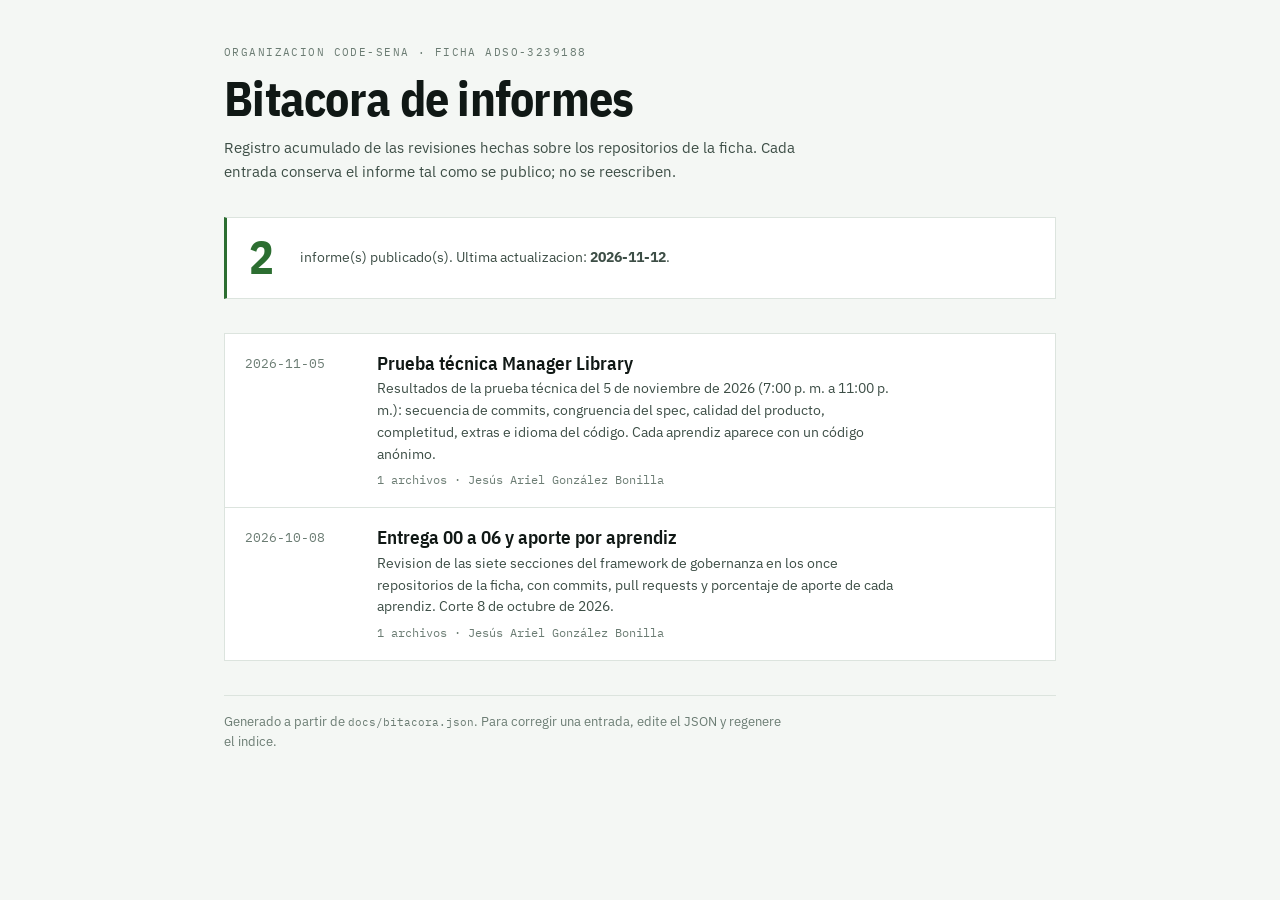
<file: docs/index.html>
<!doctype html>
<html lang="es">
<head>
<meta charset="utf-8">
<meta name="viewport" content="width=device-width, initial-scale=1">
<meta name="robots" content="noindex, nofollow">
<title>Bitacora de informes &middot; ADSO-3239188</title>
<link rel="preconnect" href="https://fonts.googleapis.com">
<link rel="preconnect" href="https://fonts.gstatic.com" crossorigin>
<link rel="stylesheet" href="https://fonts.googleapis.com/css2?family=IBM+Plex+Mono:wght@400;500;600&family=IBM+Plex+Sans+Condensed:wght@600;700&family=IBM+Plex+Sans:wght@400;500;600&display=swap">
<link rel="stylesheet" href="assets/style.css">
</head>
<body>
<div class="wrap">
  <header>
    <div class="eyebrow">Organizacion code-sena &middot; ficha ADSO-3239188</div>
    <h1>Bitacora de informes</h1>
    <p class="lede">Registro acumulado de las revisiones hechas sobre los repositorios de la ficha.
    Cada entrada conserva el informe tal como se publico; no se reescriben.</p>
  </header>

  <div class="resumenbox">
    <span class="big">2</span>
    <span class="cap">informe(s) publicado(s). Ultima actualizacion: <strong>2026-11-12</strong>.</span>
  </div>

  <ul class="lista">
    <li class="entrada">
      <div class="fecha"><time datetime="2026-11-05">2026-11-05</time></div>
      <div class="cuerpo">
        <a class="titulo" href="informes/2026-11-05-manager-library/index.html">Prueba técnica Manager Library</a>
        <p class="resumen">Resultados de la prueba técnica del 5 de noviembre de 2026 (7:00 p. m. a 11:00 p. m.): secuencia de commits, congruencia del spec, calidad del producto, completitud, extras e idioma del código. Cada aprendiz aparece con un código anónimo.</p>
        <div class="meta">1 archivos &middot; Jesús Ariel González Bonilla</div>
      </div>
    </li>

    <li class="entrada">
      <div class="fecha"><time datetime="2026-10-08">2026-10-08</time></div>
      <div class="cuerpo">
        <a class="titulo" href="informes/2026-10-08-entrega-00-06-aporte/index.html">Entrega 00 a 06 y aporte por aprendiz</a>
        <p class="resumen">Revision de las siete secciones del framework de gobernanza en los once repositorios de la ficha, con commits, pull requests y porcentaje de aporte de cada aprendiz. Corte 8 de octubre de 2026.</p>
        <div class="meta">1 archivos &middot; Jesús Ariel González Bonilla</div>
      </div>
    </li>

  </ul>

  <footer>
    <p>Generado a partir de <code>docs/bitacora.json</code>.
    Para corregir una entrada, edite el JSON y regenere el indice.</p>
  </footer>
</div>
</body>
</html>
</file>
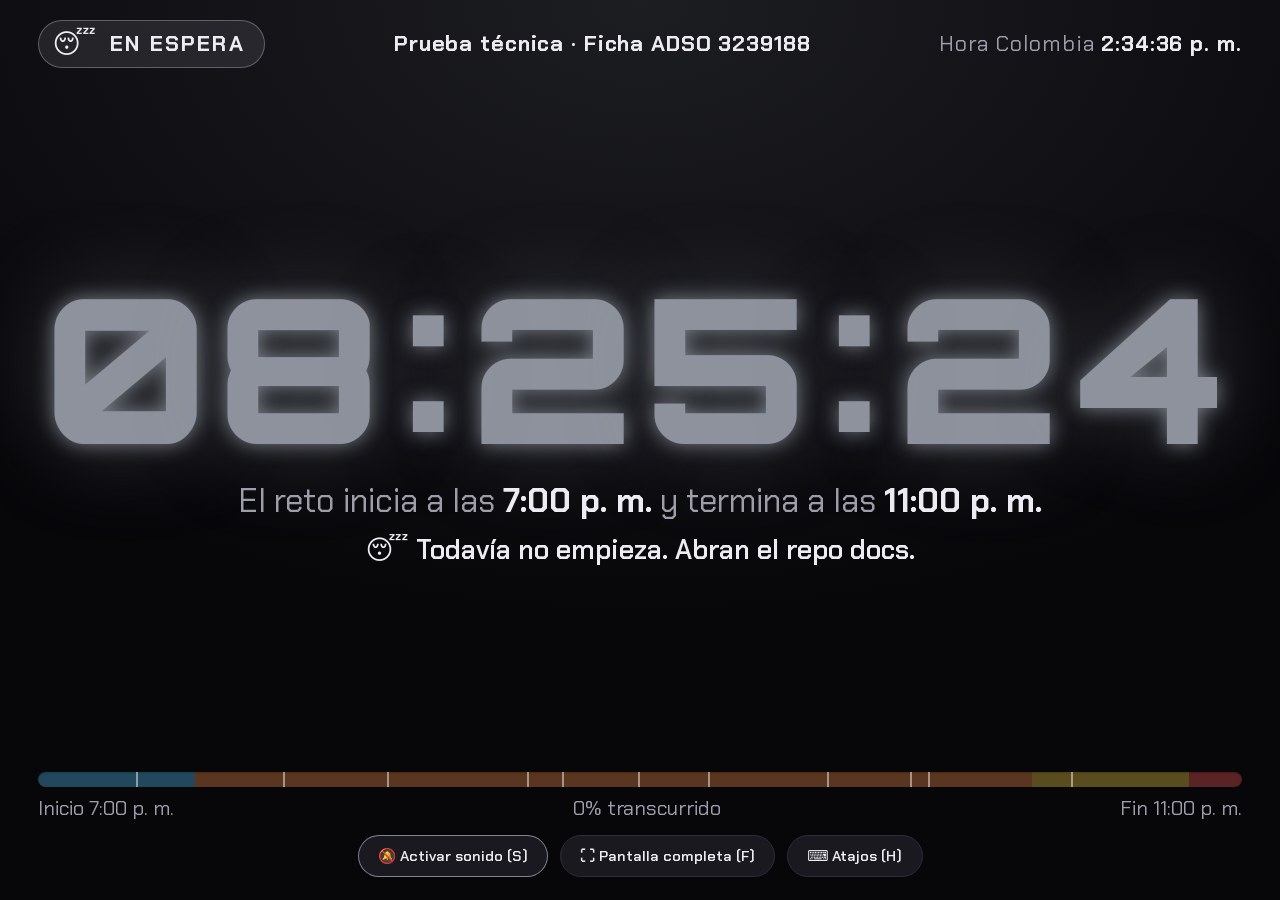
<file: docs/reloj/index.html>
<!doctype html>
<html lang="es">
<head>
<meta charset="utf-8">
<meta name="viewport" content="width=device-width,initial-scale=1">
<title>Reloj de escenas ADSO 3239188</title>
<link rel="stylesheet" href="https://fonts.googleapis.com/css2?family=Orbitron:wght@700;900&family=Chakra+Petch:wght@400;600;700&family=Anton&display=swap">
<style>
/* Reloj de escenas: la jornada tiene fases con su propio color, ritmo y sonido; en el camino aparecen mensajes, preguntas, alertas, suspenso y videos. */
:root {
  --fondo: #07070a;
  --fondo-alto: #1a1a22;
  --linea: #2c2c35;
  --texto: #ececf2;
  --suave: #9d9dab;
  --led: 141, 146, 156;               /* r, g, b de la fase actual */
  --f-led: "Orbitron", "Segoe UI", system-ui, monospace;
  --f-ui: "Chakra Petch", "Segoe UI", system-ui, sans-serif;
  color-scheme: dark;
}
* { box-sizing: border-box; }
html, body { height: 100%; margin: 0; }
body { background: var(--fondo); color: var(--texto); font-family: var(--f-ui); overflow: hidden; }

.reloj[data-fase="espera"]       { --led: 141, 146, 156; }
.reloj[data-fase="lectura"]      { --led: 56, 189, 248; }
.reloj[data-fase="construccion"] { --led: 255, 122, 26; }
.reloj[data-fase="integracion"]  { --led: 250, 204, 21; }
.reloj[data-fase="cierre"]       { --led: 255, 59, 48; }
.reloj[data-fase="fin"]          { --led: 255, 59, 48; }

.reloj {
  position: relative; height: 100%; padding: 2.2vh 3vw 2.6vh;
  display: flex; flex-direction: column; justify-content: space-between; gap: 1.6vh;
  text-align: center; user-select: none; overflow: hidden;
  background: radial-gradient(120% 110% at 50% 0%, rgba(var(--led), .16) 0%, var(--fondo) 62%);
  transition: background 1.2s;
}
.reloj.oculto { cursor: none; }

/* Cabecera */
.cab { display: flex; justify-content: space-between; align-items: center; gap: 2vw; font-size: clamp(16px, 1.7vw, 44px); color: var(--suave); letter-spacing: .04em; }
.chip { display: inline-flex; align-items: center; gap: .55em; padding: .25em .9em .25em .6em; border-radius: 99px; color: var(--texto); font-weight: 700;
  background: rgba(var(--led), .16); border: 1px solid rgba(var(--led), .55); text-transform: uppercase; letter-spacing: .1em; }
.chip .em { font-size: 1.25em; }
.titulo { font-weight: 700; color: var(--texto); }
.hora b { color: var(--texto); font-variant-numeric: tabular-nums; }

/* Dígitos */
.centro { flex: 1; min-height: 0; display: flex; flex-direction: column; justify-content: center; gap: 1.2vh; }
.dig { font-family: var(--f-led); font-weight: 900; line-height: 1; white-space: nowrap; font-size: 12vw; color: rgb(var(--led));
  text-shadow: 0 0 .1em rgba(var(--led), .85), 0 0 .45em rgba(var(--led), .35); transition: color .8s, text-shadow .8s; }
.dig span { display: inline-block; width: .86em; text-align: center; }
.dig span.c { width: .4em; transform: translateY(-.06em); }
.reloj[data-fase="cierre"] .dig { animation: pulso 1s ease-in-out infinite; }
.reloj[data-fase="fin"] .dig { animation: parpadeo 1.1s steps(2, start) infinite; }
.reloj.glitch .dig { animation: glitch .22s steps(2, end) infinite; }
.sub { font-size: clamp(18px, 2.6vw, 66px); color: var(--suave); }
.sub b { color: var(--texto); font-weight: 700; }
.ticker { min-height: 1.5em; font-size: clamp(16px, 2.1vw, 54px); color: var(--texto); font-weight: 600; opacity: 0; transition: opacity .6s; }
.ticker.on { opacity: 1; }

/* Barra con fases y marcadores */
.jornada { width: 100%; max-width: 1700px; margin-inline: auto; display: grid; gap: .9vh; }
.barra { position: relative; height: clamp(10px, 1.2vw, 28px); border-radius: 99px; overflow: hidden; background: var(--fondo-alto); box-shadow: inset 0 1px 2px #000a; }
.seg { position: absolute; top: 0; bottom: 0; opacity: .28; }
.relleno { position: absolute; left: 0; top: 0; bottom: 0; width: 0; border-radius: inherit; background: linear-gradient(90deg, rgba(var(--led), .5), rgb(var(--led))); box-shadow: 0 0 16px rgba(var(--led), .8); transition: width 1s linear; }
.marca { position: absolute; top: 0; bottom: 0; width: 2px; background: #fff7; }
.pie { display: flex; justify-content: space-between; gap: 12px; font-size: clamp(14px, 1.6vw, 38px); color: var(--suave); font-variant-numeric: tabular-nums; }

/* Controles */
.ctrl { display: flex; gap: 12px; justify-content: center; flex-wrap: wrap; transition: opacity .4s; }
.reloj.oculto .ctrl { opacity: 0; pointer-events: none; }
button { font: 600 clamp(14px, 1.15vw, 20px) var(--f-ui); color: var(--texto); background: #19191f; border: 1px solid var(--linea); border-radius: 99px; padding: .65em 1.3em; cursor: pointer; }
button:hover { background: var(--fondo-alto); }
button:focus-visible { outline: 2px solid rgb(var(--led)); outline-offset: 3px; }
button.son:not(.on) { border-color: rgba(var(--led), .9); animation: llamado 1.8s ease-in-out infinite; }

/* Emojis que suben */
.flota { position: absolute; bottom: -12vh; font-size: clamp(28px, 4.2vw, 96px); pointer-events: none; opacity: 0; z-index: 1; animation: sube var(--dur, 9s) linear forwards; filter: drop-shadow(0 0 12px rgba(var(--led), .6)); }

/* Destello */
.destello { position: fixed; inset: 0; pointer-events: none; opacity: 0; z-index: 5; background: radial-gradient(ellipse at center, rgba(255, 30, 20, 0) 40%, rgba(255, 30, 20, .55) 100%); }

/* Superposiciones */
.ov { position: absolute; inset: 0; z-index: 10; display: none; align-items: center; justify-content: center; flex-direction: column; gap: 3vh; padding: 5vh 6vw; text-align: center; }
.ov.on { display: flex; animation: entra .35s ease-out; }
.ov .grande { font-size: clamp(60px, 14vw, 340px); line-height: 1; }
.ov .texto { font-size: clamp(26px, 4.4vw, 120px); font-weight: 700; line-height: 1.12; max-width: 24ch; text-wrap: balance; }
.ov .etq { font-size: clamp(14px, 1.7vw, 40px); letter-spacing: .24em; text-transform: uppercase; color: var(--suave); }
.ov[data-tipo="pregunta"] { background: radial-gradient(90% 90% at 50% 40%, #1b1030f2, #08060cf5); }
.ov[data-tipo="pregunta"] .grande { color: #c084fc; text-shadow: 0 0 .3em #c084fc99; }
.ov[data-tipo="alerta"] { background: rgba(120, 8, 8, .93); animation: entra .2s ease-out, titila .7s steps(2, start) infinite; }
.ov[data-tipo="suspenso"] { background: #000; }
.ov[data-tipo="suspenso"] .grande { animation: ojo 1.6s ease-in-out infinite; }
.ov[data-tipo="suspenso"] .texto { color: #cfd2da; font-weight: 600; font-size: clamp(22px, 3.4vw, 90px); }
.ov[data-tipo="mensaje"] { inset: auto 0 11vh 0; background: linear-gradient(0deg, #000d, #0000); padding: 6vh 6vw 2vh; justify-content: flex-end; }
.ov[data-tipo="mensaje"] .grande { display: none; }
.ov[data-tipo="mensaje"] .texto { font-size: clamp(22px, 3.4vw, 90px); max-width: 40ch; color: #fff; }
.ov[data-tipo="video"] { background: #000; padding: 2vh 2vw; }
.ov video, .ov iframe { width: 100%; height: 100%; max-height: 92vh; border: 0; background: #000; border-radius: 1vw; }
.ov .minireloj { position: absolute; top: 2vh; right: 2.5vw; font-family: var(--f-led); font-weight: 900; font-size: clamp(22px, 3vw, 80px); color: rgb(var(--led)); text-shadow: 0 0 .3em rgba(var(--led), .7); z-index: 2; }
.anillo { width: clamp(90px, 11vw, 260px); height: clamp(90px, 11vw, 260px); }
.anillo circle { fill: none; stroke-width: 7; }
.anillo .fondo { stroke: #fff2; }
.anillo .avance { stroke: #c084fc; stroke-linecap: round; transform: rotate(-90deg); transform-origin: 50% 50%; }
.anillo text { fill: #fff; font: 700 30px var(--f-led); text-anchor: middle; dominant-baseline: central; }

/* Gags */
.ov[data-tipo="gag"] { background: radial-gradient(90% 90% at 50% 40%, #14141c, #050508); }
.term { width: min(88vw, 1500px); min-height: 48vh; background: #0a0f0c; border: 1px solid #1f3a28; border-radius: 1vw; padding: 2.4vw; text-align: left; font: 600 clamp(16px, 2.3vw, 58px)/1.55 "Cascadia Mono", "JetBrains Mono", Consolas, monospace; color: #7cff9b; white-space: pre-wrap; box-shadow: 0 0 70px #1aff6a22; }
.term .rojo { color: #ff6b6b; } .term .gris { color: #8fa3ad; }
.term .cur::after { content: "▍"; animation: parpadeo .7s steps(2, start) infinite; }
.carga { width: min(78vw, 1400px); height: clamp(18px, 3vw, 70px); border-radius: 99px; background: #1e1e26; overflow: hidden; border: 2px solid #3a3a46; }
.carga div { height: 100%; width: 0; background: linear-gradient(90deg, #22c55e, #a3e635); transition: width .15s linear, background .4s; }
.toasts { display: flex; flex-direction: column; gap: 1.2vw; width: min(82vw, 1600px); }
.toast { background: #15151c; border: 1px solid #333; border-left: .7vw solid #f59e0b; border-radius: 1vw; padding: 1.1vw 1.8vw; text-align: left; font-size: clamp(18px, 2.7vw, 68px); font-weight: 700; animation: desliza .45s ease-out; }
.meme { position: relative; width: min(72vw, 118vh); aspect-ratio: 1 / 1; max-height: 86vh; border-radius: 1.2vw; display: flex; align-items: center; justify-content: center; background: radial-gradient(circle at 50% 42%, #2e2e40, #0c0c14); overflow: hidden; animation: tiembla 4s ease-in-out infinite; }
.meme .emj { font-size: min(34vw, 50vh); filter: drop-shadow(0 0 30px rgba(255, 255, 255, .15)); }
.meme .top, .meme .bot { position: absolute; left: 3%; right: 3%; text-align: center; font: 400 clamp(26px, 5.6vw, 140px)/1.02 Anton, Impact, "Arial Narrow", sans-serif; color: #fff; text-transform: uppercase; -webkit-text-stroke: .16vw #000; paint-order: stroke fill; text-shadow: 0 .3vw 0 #000; }
.meme .top { top: 3%; } .meme .bot { bottom: 3%; }
.meme img { position: absolute; inset: 0; width: 100%; height: 100%; object-fit: cover; }

/* Ayuda */
.ayuda { position: absolute; z-index: 20; right: 2vw; bottom: 2vh; background: #000d; border: 1px solid var(--linea); border-radius: 14px; padding: 1.4em 1.8em; text-align: left; font-size: clamp(14px, 1.3vw, 24px); line-height: 1.7; display: none; }
.ayuda.on { display: block; }
.ayuda kbd { display: inline-block; min-width: 1.8em; text-align: center; padding: 0 .4em; margin-right: .6em; border: 1px solid #555; border-radius: 6px; background: #1b1b22; font: 700 .9em var(--f-ui); }

@keyframes pulso { 50% { text-shadow: 0 0 .16em rgba(var(--led), 1), 0 0 .7em rgba(var(--led), .55); } }
@keyframes parpadeo { to { opacity: .25; } }
@keyframes llamado { 50% { box-shadow: 0 0 0 6px rgba(var(--led), .2); } }
@keyframes sube { 0% { opacity: 0; transform: translateY(0) rotate(-8deg); } 10% { opacity: .95; } 85% { opacity: .9; } 100% { opacity: 0; transform: translateY(-118vh) rotate(10deg); } }
@keyframes desliza { from { transform: translateX(30vw); opacity: 0; } to { transform: none; opacity: 1; } }
@keyframes tiembla { 0%, 100% { transform: rotate(-1deg) scale(1); } 50% { transform: rotate(1deg) scale(1.03); } }
@keyframes entra { from { opacity: 0; transform: scale(1.04); } to { opacity: 1; transform: none; } }
@keyframes titila { 50% { background: rgba(190, 20, 20, .96); } }
@keyframes ojo { 0%, 100% { transform: scale(1); opacity: .8; } 50% { transform: scale(1.12); opacity: 1; } }
@keyframes glitch { 0% { transform: translate(0); text-shadow: 3px 0 #f0f8, -3px 0 #0ff8; } 50% { transform: translate(-.5%, .6%) skewX(-3deg); opacity: .55; } 100% { transform: translate(.6%, -.4%); text-shadow: -3px 0 #f0f8, 3px 0 #0ff8; } }
@media (prefers-reduced-motion: reduce) { *, *::before, *::after { animation: none !important; transition: none !important; } .flota { display: none; } }
</style>
</head>
<body>
<main class="reloj" id="reloj" data-fase="espera">
  <div class="destello" aria-hidden="true"></div>

  <header class="cab">
    <span class="chip"><span class="em">😴</span><span class="fase">En espera</span></span>
    <span class="titulo">Prueba técnica · Ficha ADSO 3239188</span>
    <span class="hora">Hora Colombia <b>--:--:--</b></span>
  </header>

  <section class="centro">
    <div class="dig" aria-label="Tiempo restante"><span>0</span><span>0</span><span class="c">:</span><span>0</span><span>0</span><span class="c">:</span><span>0</span><span>0</span></div>
    <div class="sub"></div>
    <div class="ticker" aria-live="polite"></div>
  </section>

  <section class="jornada">
    <div class="barra"><div class="relleno"></div></div>
    <div class="pie"><span class="ini"></span><span class="pct">0% transcurrido</span><span class="fin"></span></div>
  </section>

  <div class="ctrl">
    <button class="son" id="btn-sonido">🔕 Activar sonido (S)</button>
    <button id="btn-pantalla">⛶ Pantalla completa (F)</button>
    <button id="btn-ayuda">⌨ Atajos (H)</button>
  </div>

  <div class="ov" id="ov"></div>
  <aside class="ayuda" id="ayuda">
    <div><kbd>F</kbd>Pantalla completa</div>
    <div><kbd>S</kbd>Sonido</div>
    <div><kbd>1</kbd>Alerta ahora</div>
    <div><kbd>2</kbd>Pregunta al azar</div>
    <div><kbd>3</kbd>Suspenso</div>
    <div><kbd>4</kbd>Mensaje</div>
    <div><kbd>5</kbd>Siguiente video</div>
    <div><kbd>6</kbd>Sorpresa al azar</div>
    <div><kbd>7</kbd>Meme</div>
    <div><kbd>8</kbd>Falsa alarma</div>
    <div><kbd>Esc</kbd>Cerrar lo que esté en pantalla</div>
    <div><kbd>H</kbd>Mostrar u ocultar esta ayuda</div>
  </aside>
</main>

<script>
(function () {
  "use strict";
  // =====================================================================================
  //  CONFIGURACIÓN — todo lo que se puede tocar está aquí arriba
  // =====================================================================================
  const params = new URLSearchParams(location.search);
  const hm = (v, def) => { const m = /^(\d{1,2}):(\d{2})$/.exec(v || ""); return m ? [+m[1], +m[2]] : def; };
  const INICIO = hm(params.get("inicio"), [19, 0]);      // hora Colombia
  const FIN = hm(params.get("fin"), [23, 0]);            // hora Colombia
  const DEMO = parseFloat(params.get("demo")) || 0;      // ?demo=3  → toda la jornada comprimida en 3 minutos
  const NOMINAL = 345 * 60;                              // 9:15 a 15:00 en segundos; los minutos de abajo se miden sobre esto

  // Fases: la de lectura dura los primeros 45 min; integración las últimas 60 min; cierre los últimos 15 min.
  const LECTURA_MIN = 45;

  // Ritmo de cada fase: tic por segundo, volumen, y cada cuántos segundos cae el golpe grave.
  const RITMO = {
    lectura:      { tics: 1, vol: 0.12, golpe: 60, fuerza: 0.45 },
    construccion: { tics: 1, vol: 0.24, golpe: 20, fuerza: 0.65 },
    integracion:  { tics: 2, vol: 0.34, golpe: 10, fuerza: 0.85 },
  };

  const FASES = {
    espera:       { em: "😴", nombre: "En espera",              flota: ["💤", "⌛"], cada: 7000 },
    lectura:      { em: "📖", nombre: "Lectura del spec",       flota: ["📖", "🧭", "🔍", "☕", "📚"], cada: 6000 },
    construccion: { em: "🔨", nombre: "Construcción",           flota: ["💻", "🔨", "⚙️", "🧪", "☕", "🚧"], cada: 3800 },
    integracion:  { em: "🔧", nombre: "Integración y commits",  flota: ["🔧", "🔗", "📦", "🔥", "👀", "⏳"], cada: 2400 },
    cierre:       { em: "🔥", nombre: "Cierre",                 flota: ["🔥", "⏰", "😬", "🚨", "💥", "🫣"], cada: 1100 },
    fin:          { em: "🎤", nombre: "Tiempo terminado",       flota: ["🎤", "👏", "🎉", "🏁"], cada: 700 },
  };

  // Frases cortas que rotan debajo del reloj según la fase.
  const FRASES = {
    espera: ["😴 Todavía no empieza. Abran el repo docs.", "🧭 Primero lean, después escriban."],
    lectura: ["🧭 El orden: constitution → spec → plan → data-model → api-contract.", "📖 ¿Ya leyeron la constitución completa?", "🔍 Cada historia tiene criterios de aceptación: ahí está el examen.", "🧠 Entender el spec vale más que escribir rápido."],
    construccion: ["🔨 Construir desde el spec, no de memoria.", "🧪 Una tarea con evidencia vale más que tres a medias.", "💾 Commits pequeños y seguidos.", "🧱 Dominio primero, framework después.", "🤝 Dudas: se preguntan al spec antes que al compañero."],
    integracion: ["🔗 ¿Frontend y API ya se hablan de verdad?", "📦 Lo que no está en GitHub no existe.", "🎬 Piensen qué van a mostrar en la feria.", "🧹 No dejen secretos ni .env en el repo."],
    cierre: ["🔥 Push ahora. Después se arregla.", "😬 Último tramo: nada nuevo, solo cerrar.", "🚨 Lo que no está subido no se presenta."],
    fin: ["🎤 Manos fuera del teclado.", "👏 A la feria de presentación."],
  };

  // Preguntas que aparecen a pantalla completa; se contestan en voz alta, no se escriben.
  const PREGUNTAS = {
    lectura: ["¿Ya clonaron o hicieron fork del repo docs?", "¿Quién puede explicar qué hace el CHECK de ejemplares disponibles?", "¿Cuántos libros puede tener sin devolver un socio?"],
    construccion: ["¿Su último commit tiene menos de 30 minutos?", "¿Su API ya responde /health?", "¿Están construyendo desde el spec o de memoria?", "¿Qué pasa si prestan el último ejemplar dos veces a la vez?"],
    integracion: ["¿Todo lo importante ya está en GitHub?", "¿El frontend ya habla con la API de verdad?", "¿Qué van a mostrar primero en la feria?"],
    cierre: ["¿Ya hicieron push?", "Si se va la luz ahora, ¿qué se pierde?"],
  };

  // Cosas de suspenso: la pantalla se apaga, late un corazón y aparece un mensaje.
  const SUSPENSOS = [
    "Se está revisando el historial de commits…",
    "Alguien está comparando lo hecho con el spec…",
    "Auditoría sorpresa en marcha. ¿Lo que dicen que hicieron está en GitHub?",
  ];

  const BROMAS = true;       // false apaga la falsa alarma

  // Memes originales (emoji + texto arriba y abajo). Para usar una imagen o un gif tuyo: { tipo: "imagen", src: "memes/mi-meme.jpg", top: "…", bot: "…" }
  const MEMES = [
    { em: "😅", top: "Mi código a las 10:55 p. m.", bot: "«Esto compila… creo»" },
    { em: "🤡", top: "«Lo leo después»", bot: "El spec tenía la respuesta" },
    { em: "🪦", top: "Aquí yace el .env", bot: "Subido a un repo público" },
    { em: "🫠", top: "«Solo falta el frontend»", bot: "Son las 10:40" },
    { em: "🧠", top: "Spec leído antes de codear", bot: "Cero reescrituras" },
    { em: "🥲", top: "Mi último commit", bot: "«cambios»" },
    { em: "🧯", top: "Ejemplares disponibles: -1", bot: "El CHECK de la base: «no»" },
    { em: "🦥", top: "Commit cada 3 horas", bot: "Y el último dice «wip»" },
  ];
  const TOASTS = [
    "🔔 Tu compañero: «yo no toqué nada»", "⚠️ Conflicto de merge en 14 archivos", "🔥 node_modules subido al repo (212 MB)",
    "😬 Un .env en el commit: toca rotar claves", "✅ Tests: 0 pasados, 0 fallidos (no hay tests)", "📦 vendor/ ya tiene 48 000 archivos",
    "🧟 Tu rama lleva 3 días sin sincronizar", "📡 La API responde 500… era el puerto",
  ];
  const GAGS = ["carga99", "terminal", "toasts", "meme", "cafe"];

  // Línea de tiempo (minutos desde el inicio, sobre 345 min). tipo: mensaje | pregunta | suspenso | alerta | video
  const EVENTOS = [
    { min: 0,   tipo: "mensaje",  em: "🚀", texto: "¡Arrancamos! Abran el repo docs y lean antes de escribir." },
    { min: 6,   tipo: "pregunta", fase: "lectura" },
    { min: 25,  tipo: "mensaje",  em: "🧭", texto: "Pista: la constitución se verifica; si la viola el código, se rechaza." },
    { min: LECTURA_MIN, tipo: "mensaje", em: "🔨", texto: "Se acabó la lectura. Ahora se construye." },
    { min: 70,  tipo: "suspenso", texto: SUSPENSOS[0] },
    { min: 95,  tipo: "pregunta", fase: "construccion" },
    // Videos de YouTube (se incrustan; necesitan internet). yt = id del video, desde/dur = segundos. Todos verificados con el oEmbed de YouTube.
    { min: 28,  tipo: "video", yt: "g8ICfnTHkzU", desde: 0, dur: 40, titulo: "Yo en el examen de programación" },
    { min: 100, tipo: "video", yt: "2NbN9sqg7TM", desde: 0, dur: 35, titulo: "3 horas buscando el bug" },
    { min: 140, tipo: "video", yt: "LLqxKnGxYGA", desde: 0, dur: 35, titulo: "Cuando subes el .env a GitHub" },
    { min: 192, tipo: "video", yt: "L9yHnbdKdLw", desde: 0, dur: 45, titulo: "Jefe vs programador en fecha de entrega" },
    { min: 226, tipo: "video", yt: "f7OrecEJRcE", desde: 0, dur: 35, titulo: "Deploy sin probar" },
    { min: 250, tipo: "video", yt: "HBHPIkbMfIw", desde: 0, dur: 40, titulo: "git push vs git push --force" },
    { min: 296, tipo: "video", yt: "Q0t93uIbQy0", desde: 0, dur: 40, titulo: "Cuando el código no funciona después de 4 horas" },
    // Un archivo tuyo en vez de YouTube:  { min: 120, tipo: "video", src: "videos/clip-1.mp4", desde: 0, dur: 45, titulo: "Mi clip" },
    { min: 150, tipo: "suspenso", texto: SUSPENSOS[1] },
    { min: 172, tipo: "alerta",   em: "⏱️", texto: "Mitad del tiempo" },
    { min: 200, tipo: "pregunta", fase: "construccion" },
    { min: 235, tipo: "mensaje",  em: "☕", texto: "Respiren un minuto. Después, a lo que falta." },
    { min: 255, tipo: "suspenso", texto: SUSPENSOS[2] },
    { min: 287, tipo: "pregunta", fase: "integracion" },
    { min: 318, tipo: "pregunta", fase: "integracion" },
    { min: 333, tipo: "pregunta", fase: "cierre" },
    // Escenas de humor y sorpresas
    { min: 12,  tipo: "gag", id: "meme" },
    { min: 85,  tipo: "gag", id: "terminal" },
    { min: 112, tipo: "gag", id: "meme" },
    { min: 132, tipo: "gag", id: "carga99" },
    { min: 165, tipo: "gag", id: "cafe" },
    { min: 181, tipo: "gag", id: "fakefin" },
    { min: 215, tipo: "gag", id: "toasts" },
    { min: 232, tipo: "gag", id: "meme" },
    { min: 270, tipo: "gag", id: "carga99" },
    { min: 302, tipo: "gag", id: "meme" },
    { min: 326, tipo: "gag", id: "meme" },
  ];

  // Avisos por tiempo restante (segundos sobre la jornada de 345 min): alarma, voz y banner.
  const AVISOS = {
    18000: ["Quedan cinco horas.", "⏳"], 14400: ["Quedan cuatro horas.", "⏳"], 10800: ["Quedan tres horas.", "⏳"],
    7200: ["Quedan dos horas.", "⏳"], 3600: ["Atención. Queda una hora.", "🔔"], 1800: ["Quedan treinta minutos.", "🚨"],
    900: ["Quedan quince minutos.", "🚨"], 600: ["Quedan diez minutos.", "🚨"], 300: ["Quedan cinco minutos.", "🔥"],
    120: ["Quedan dos minutos.", "🔥"], 60: ["Último minuto.", "💥"],
  };

  // =====================================================================================
  //  TIEMPO
  // =====================================================================================
  const DESFASE = -5 * 3600e3;                            // Colombia: siempre UTC−5
  const hoyColombiaA = ([h, m]) => { const c = new Date(Date.now() + DESFASE); return Date.UTC(c.getUTCFullYear(), c.getUTCMonth(), c.getUTCDate(), h, m) - DESFASE; };
  let inicioMs = hoyColombiaA(INICIO), finMs = hoyColombiaA(FIN);
  if (DEMO) { inicioMs = Date.now() + 4000; finMs = inicioMs + DEMO * 60e3; }
  const D = (finMs - inicioMs) / 1000;                   // duración real en segundos
  const K = D / NOMINAL;                                 // escala (1 en la jornada normal)
  const S = (seg) => seg * K;

  const root = document.getElementById("reloj");
  const $ = (s) => root.querySelector(s);
  const fmtCorta = new Intl.DateTimeFormat("es-CO", { timeZone: "America/Bogota", hour: "numeric", minute: "2-digit", hour12: true });
  const fmtHora = new Intl.DateTimeFormat("es-CO", { timeZone: "America/Bogota", hour: "numeric", minute: "2-digit", second: "2-digit", hour12: true });
  const etqInicio = fmtCorta.format(inicioMs), etqFin = fmtCorta.format(finMs);
  $(".ini").textContent = "Inicio " + etqInicio;
  $(".fin").textContent = "Fin " + etqFin;
  const celdas = [...root.querySelectorAll(".dig span:not(.c)")];
  const dos = (n) => String(n).padStart(2, "0");

  // Fases y marcadores dibujados en la barra
  const barra = $(".barra");
  const tramos = [["lectura", 0, S(LECTURA_MIN * 60)], ["construccion", S(LECTURA_MIN * 60), D - S(3600)], ["integracion", D - S(3600), D - S(900)], ["cierre", D - S(900), D]];
  tramos.forEach(([f, a, b]) => {
    const e = document.createElement("div"); e.className = "seg";
    e.style.cssText = "left:" + (a / D * 100) + "%;width:" + ((b - a) / D * 100) + "%;background:rgb(" + { lectura: "56,189,248", construccion: "255,122,26", integracion: "250,204,21", cierre: "255,59,48" }[f] + ")";
    barra.prepend(e);
  });
  EVENTOS.forEach((ev) => { if (["alerta", "suspenso", "video"].includes(ev.tipo)) { const m = document.createElement("div"); m.className = "marca"; m.style.left = (S(ev.min * 60) / D * 100) + "%"; barra.appendChild(m); } });

  function faseDe(t, rest) {
    const trans = (t - inicioMs) / 1000;
    if (t < inicioMs) return "espera";
    if (rest <= 0) return "fin";
    if (rest <= S(900)) return "cierre";
    if (rest <= S(3600)) return "integracion";
    if (trans < S(LECTURA_MIN * 60)) return "lectura";
    return "construccion";
  }

  // =====================================================================================
  //  SONIDO
  // =====================================================================================
  let ctx = null, salida = null, sala = null, ruido = null, sonidoOn = false, tac = 0, voz = null;

  function prepararAudio() {
    ctx = new (window.AudioContext || window.webkitAudioContext)();
    const comp = ctx.createDynamicsCompressor(); comp.threshold.value = -12; comp.ratio.value = 4; comp.connect(ctx.destination);
    salida = ctx.createGain(); salida.gain.value = 0.9; salida.connect(comp);
    sala = ctx.createConvolver();
    const n = Math.floor(ctx.sampleRate * 2.5), ir = ctx.createBuffer(2, n, ctx.sampleRate);
    for (let c = 0; c < 2; c++) { const d = ir.getChannelData(c); for (let i = 0; i < n; i++) d[i] = (Math.random() * 2 - 1) * Math.pow(1 - i / n, 3); }
    sala.buffer = ir;
    const humedo = ctx.createGain(); humedo.gain.value = 0.35; sala.connect(humedo); humedo.connect(salida);
    ruido = ctx.createBuffer(1, Math.floor(ctx.sampleRate * 0.06), ctx.sampleRate);
    const r = ruido.getChannelData(0); for (let i = 0; i < r.length; i++) r[i] = Math.random() * 2 - 1;
  }
  const envolvente = (g, t, pico, caida) => { g.gain.setValueAtTime(0.0001, t); g.gain.exponentialRampToValueAtTime(pico, t + 0.005); g.gain.exponentialRampToValueAtTime(0.0001, t + caida); };
  function osc(tipo, f, t, dur, destino) { const o = ctx.createOscillator(); o.type = tipo; o.frequency.setValueAtTime(f, t); o.connect(destino); o.start(t); o.stop(t + dur + 0.05); return o; }
  const sonar = (fn) => { if (sonidoOn && ctx && ctx.state === "running") fn(); };

  function tic(t, vol) {
    const agudo = tac++ % 2 === 0;
    const src = ctx.createBufferSource(); src.buffer = ruido;
    const bp = ctx.createBiquadFilter(); bp.type = "bandpass"; bp.frequency.value = agudo ? 3400 : 2500; bp.Q.value = 6;
    const g = ctx.createGain(); envolvente(g, t, vol, 0.045); src.connect(bp); bp.connect(g); g.connect(salida); src.start(t); src.stop(t + 0.06);
    const g2 = ctx.createGain(); envolvente(g2, t, vol * 0.6, 0.03); g2.connect(salida); osc("triangle", agudo ? 1900 : 1400, t, 0.04, g2);
  }
  function latido(t, vol) { [0, 0.2].forEach((d, i) => { const g = ctx.createGain(); envolvente(g, t + d, vol * (i ? 0.7 : 1), 0.25); g.connect(salida); osc("sine", 70, t + d, 0.3, g).frequency.exponentialRampToValueAtTime(38, t + d + 0.22); }); }
  function golpe(fuerza) {
    const t = ctx.currentTime + 0.01;
    const g = ctx.createGain(); envolvente(g, t, 0.95 * fuerza, 1.3); g.connect(salida);
    osc("sine", 120, t, 1.4, g).frequency.exponentialRampToValueAtTime(36, t + 0.7);
    [329.63, 349.23, 466.16].forEach((f) => {
      const lp = ctx.createBiquadFilter(); lp.type = "lowpass"; lp.frequency.setValueAtTime(2600, t); lp.frequency.exponentialRampToValueAtTime(260, t + 0.9);
      const gs = ctx.createGain(); envolvente(gs, t, 0.11 * fuerza, 1.0); lp.connect(gs); gs.connect(salida); gs.connect(sala); osc("sawtooth", f, t, 1.05, lp);
    });
    destello(fuerza);
  }
  function bip(t, f, vol, dur) {
    const g = ctx.createGain(); g.gain.setValueAtTime(0.0001, t); g.gain.exponentialRampToValueAtTime(vol, t + 0.004); g.gain.setValueAtTime(vol, t + dur); g.gain.exponentialRampToValueAtTime(0.0001, t + dur + 0.03);
    const lp = ctx.createBiquadFilter(); lp.type = "lowpass"; lp.frequency.value = 4000; lp.connect(g); g.connect(salida); osc("square", f, t, dur + 0.03, lp);
  }
  function alarma() { const t = ctx.currentTime + 0.01; for (let k = 0; k < 3; k++) for (let j = 0; j < 4; j++) bip(t + k * 0.75 + j * 0.15, j % 2 ? 1175 : 880, 0.22, 0.11); destello(1); }
  // Sirena: sube y baja entre dos tonos, tres vueltas.
  function sirena() {
    const t = ctx.currentTime + 0.01, g = ctx.createGain(); g.gain.setValueAtTime(0.0001, t); g.gain.exponentialRampToValueAtTime(0.2, t + 0.05); g.gain.setValueAtTime(0.2, t + 3.3); g.gain.exponentialRampToValueAtTime(0.0001, t + 3.6);
    const lp = ctx.createBiquadFilter(); lp.type = "lowpass"; lp.frequency.value = 2400; lp.connect(g); g.connect(salida);
    const o = osc("sawtooth", 600, t, 3.6, lp);
    for (let k = 0; k < 3; k++) { o.frequency.linearRampToValueAtTime(1100, t + k * 1.1 + 0.55); o.frequency.linearRampToValueAtTime(600, t + k * 1.1 + 1.1); }
    destello(1);
  }
  // Pregunta: tres notas que suben, como un sonar.
  function sonarPregunta() { const t = ctx.currentTime + 0.01; [523.25, 659.25, 880].forEach((f, i) => { const g = ctx.createGain(); envolvente(g, t + i * 0.22, 0.22, 0.9); g.connect(salida); g.connect(sala); osc("sine", f, t + i * 0.22, 1, g); }); }
  // Mensaje: campanita corta.
  function campanita() { const t = ctx.currentTime + 0.01; [988, 1319].forEach((f, i) => { const g = ctx.createGain(); envolvente(g, t + i * 0.12, 0.16, 0.7); g.connect(salida); g.connect(sala); osc("sine", f, t + i * 0.12, 0.8, g); }); }
  // Suspenso: zumbido grave que crece más latidos que se aceleran.
  function suspensoSonido(seg) {
    const t = ctx.currentTime + 0.01;
    const g = ctx.createGain(); g.gain.setValueAtTime(0.0001, t); g.gain.exponentialRampToValueAtTime(0.16, t + seg * 0.9); g.gain.exponentialRampToValueAtTime(0.0001, t + seg + 0.4); g.connect(salida);
    const lp = ctx.createBiquadFilter(); lp.type = "lowpass"; lp.frequency.setValueAtTime(220, t); lp.frequency.exponentialRampToValueAtTime(900, t + seg); lp.connect(g);
    [55, 58.3].forEach((f) => osc("sawtooth", f, t, seg + 0.5, lp));
    let at = 0, paso = 1.2; while (at < seg - 0.6) { latido(t + at, 0.55); at += paso; paso = Math.max(0.45, paso * 0.86); }
  }
  // Trombón triste: cuatro notas que bajan.
  function trombon() {
    const t = ctx.currentTime + 0.01;
    [[311.1, 0, 0.5], [293.7, 0.55, 0.5], [277.2, 1.1, 0.5], [261.6, 1.65, 1.3]].forEach(([f, d, dur], i) => {
      const g = ctx.createGain(); g.gain.setValueAtTime(0.0001, t + d); g.gain.exponentialRampToValueAtTime(0.2, t + d + 0.05); g.gain.exponentialRampToValueAtTime(0.0001, t + d + dur);
      const lp = ctx.createBiquadFilter(); lp.type = "lowpass"; lp.frequency.value = 900; lp.connect(g); g.connect(salida);
      const o = osc("sawtooth", f, t + d, dur, lp); if (i === 3) o.frequency.linearRampToValueAtTime(215, t + d + dur);
    });
  }
  function errorBuzz() { const t = ctx.currentTime + 0.01; [0, 0.22].forEach((d) => bip(t + d, 160, 0.25, 0.16)); }
  function chicharra() {
    const t = ctx.currentTime + 0.01;
    [110, 116.5, 55].forEach((f) => { const lp = ctx.createBiquadFilter(); lp.type = "lowpass"; lp.frequency.value = 1400; const g = ctx.createGain(); g.gain.setValueAtTime(0.0001, t); g.gain.exponentialRampToValueAtTime(0.28, t + 0.02); g.gain.setValueAtTime(0.28, t + 1.8); g.gain.exponentialRampToValueAtTime(0.0001, t + 2.1); lp.connect(g); g.connect(salida); osc("sawtooth", f, t, 2.2, lp); });
    destello(1);
  }
  function decir(texto) {
    if (!sonidoOn || !("speechSynthesis" in window)) return;
    try {
      if (!voz) voz = speechSynthesis.getVoices().find((v) => /^es([-_]|$)/i.test(v.lang)) || null;
      const u = new SpeechSynthesisUtterance(texto); u.lang = voz ? voz.lang : "es-CO"; if (voz) u.voice = voz; u.rate = 0.95; u.pitch = 0.8; u.volume = 1;
      speechSynthesis.cancel(); speechSynthesis.speak(u);
    } catch (e) { /* sin voz queda el sonido */ }
  }
  if ("speechSynthesis" in window) speechSynthesis.onvoiceschanged = () => { voz = null; };

  // Cada segundo, según la fase: el ritmo cambia de una fase a otra.
  function porSegundo(rest, fase) {
    const t = ctx.currentTime + 0.01;
    if (rest <= S(900) || fase === "cierre") {
      const golpes = rest <= S(60) ? 4 : 2, vol = rest <= S(300) ? 0.55 : 0.4;
      for (let i = 0; i < golpes; i++) tic(t + i / golpes, vol);
      if (rest <= S(300)) latido(t, rest <= S(60) ? 0.9 : 0.6);
      if (rest <= 10) bip(t, 1568, 0.32, 0.18); else if (rest <= S(60)) bip(t, 1046, 0.2, 0.08);
      return;
    }
    const r = RITMO[fase] || RITMO.construccion;
    for (let i = 0; i < r.tics; i++) tic(t + i / r.tics, r.vol);
  }

  // =====================================================================================
  //  EFECTOS EN PANTALLA
  // =====================================================================================
  const capa = $(".destello");
  const quieto = window.matchMedia("(prefers-reduced-motion: reduce)").matches;
  function destello(f) { if (quieto || !capa.animate) return; capa.animate([{ opacity: 0 }, { opacity: Math.min(1, f) }, { opacity: 0 }], { duration: 650, easing: "ease-out" }); }

  let faseActual = null, timerFlota = null;
  function flotar() {
    const cfg = FASES[faseActual]; if (!cfg || quieto || document.hidden) return;
    const e = document.createElement("div"); e.className = "flota";
    e.textContent = cfg.flota[Math.floor(Math.random() * cfg.flota.length)];
    e.style.left = (4 + Math.random() * 90) + "%"; e.style.setProperty("--dur", (7 + Math.random() * 4) + "s");
    root.appendChild(e); setTimeout(() => e.remove(), 12000);
  }
  function programarFlota() { clearInterval(timerFlota); timerFlota = setInterval(flotar, FASES[faseActual].cada); }

  const tk = $(".ticker"); let tkIdx = 0, tkTimer = null;
  function rotarFrase() {
    const lista = FRASES[faseActual] || []; if (!lista.length) return;
    tk.classList.remove("on");
    setTimeout(() => { tk.textContent = lista[tkIdx++ % lista.length]; tk.classList.add("on"); }, 600);
  }
  function programarFrases() { clearInterval(tkTimer); tkIdx = 0; rotarFrase(); tkTimer = setInterval(rotarFrase, 18000); }

  function cambiarFase(f) {
    const prev = faseActual; faseActual = f;
    root.dataset.fase = f;
    $(".chip .em").textContent = FASES[f].em; $(".chip .fase").textContent = FASES[f].nombre;
    programarFlota(); programarFrases();
    if (prev && prev !== "espera") { // cambio de ritmo: se nota en pantalla y en el sonido
      destello(0.6);
      sonar(() => { golpe(0.9); });
      if (!["fin"].includes(f)) mostrar({ tipo: "mensaje", em: FASES[f].em, texto: "Nueva fase: " + FASES[f].nombre }, 6000);
    }
  }

  // =====================================================================================
  //  SUPERPOSICIONES (cola de eventos)
  // =====================================================================================
  const ov = document.getElementById("ov");
  const cola = []; let activo = null, cierre = null, tickOv = null, ultEvento = Date.now(); let tempos = [];
  const despues = (ms, fn) => { tempos.push(setTimeout(fn, ms)); };
  const barajar = (a) => a.map((x) => [Math.random(), x]).sort((u, v) => u[0] - v[0]).map((x) => x[1]);
  const rand = (a) => a[Math.floor(Math.random() * a.length)];

  function mostrar(ev, ms) { if (ev.tipo === "gag" && ev.id === "fakefin" && !BROMAS) return; ultEvento = Date.now(); cola.push({ ev, ms }); if (!activo) siguiente(); }
  function siguiente() {
    const n = cola.shift(); if (!n) { activo = null; return; }
    activo = n.ev; const { ev } = n;
    clearTimeout(cierre); clearInterval(tickOv); ov.innerHTML = ""; ov.dataset.tipo = ev.tipo;
    if (ev.tipo === "gag" && !ev.id) ev.id = rand(GAGS);
    const DUR_GAG = { carga99: 10500, terminal: 15500, toasts: 11500, meme: 8000, cafe: 9500, fakefin: 9500 };
    const dur = n.ms || { pregunta: 25000, alerta: 7000, suspenso: 10000, mensaje: 7000, imagen: 8000, video: (ev.dur || 30) * 1000, gag: DUR_GAG[ev.id] || 9000 }[ev.tipo] || 7000;
    root.classList.toggle("glitch", ev.tipo === "suspenso");

    if (ev.tipo === "pregunta") {
      const q = ev.texto || rand(PREGUNTAS[ev.fase && PREGUNTAS[ev.fase] ? ev.fase : (PREGUNTAS[faseActual] ? faseActual : "construccion")]);
      ov.innerHTML = '<div class="etq">Pregunta para el grupo · respondan en voz alta</div><div class="grande">❓</div><div class="texto"></div>' +
        '<svg class="anillo" viewBox="0 0 100 100"><circle class="fondo" cx="50" cy="50" r="44"/><circle class="avance" cx="50" cy="50" r="44" stroke-dasharray="276.5" stroke-dashoffset="0"/><text x="50" y="52">0</text></svg>';
      ov.querySelector(".texto").textContent = q;
      const av = ov.querySelector(".avance"), tx = ov.querySelector("text"), t0 = Date.now();
      tickOv = setInterval(() => { const f = Math.min(1, (Date.now() - t0) / dur); av.style.strokeDashoffset = 276.5 * f; tx.textContent = Math.max(0, Math.ceil((dur - (Date.now() - t0)) / 1000)); }, 200);
      sonar(sonarPregunta); setTimeout(() => decir(q), 1000);
    } else if (ev.tipo === "alerta") {
      ov.innerHTML = '<div class="etq">Alerta</div><div class="grande"></div><div class="texto"></div>';
      ov.querySelector(".grande").textContent = ev.em || "🚨"; ov.querySelector(".texto").textContent = ev.texto;
      sonar(sirena); setTimeout(() => decir(ev.voz || ev.texto), 3700);
    } else if (ev.tipo === "suspenso") {
      ov.innerHTML = '<div class="grande">👁️</div><div class="texto"></div>';
      ov.querySelector(".texto").textContent = ev.texto || rand(SUSPENSOS);
      sonar(() => suspensoSonido(dur / 1000 - 0.5));
    } else if (ev.tipo === "video") {
      let el;
      if (ev.yt) { el = document.createElement("iframe"); el.allow = "autoplay; encrypted-media; fullscreen"; el.referrerPolicy = "strict-origin-when-cross-origin"; el.addEventListener("load", () => { [700, 1800, 3500].forEach((ms) => setTimeout(() => { try { el.contentWindow.postMessage(JSON.stringify({ event: "command", func: "playVideo", args: [] }), "*"); } catch (e) { /* sin permiso */ } }, ms)); }); el.src = "https://www.youtube.com/embed/" + encodeURIComponent(ev.yt) + "?autoplay=1&mute=" + (sonidoOn ? 0 : 1) + "&controls=0&playsinline=1&enablejsapi=1&start=" + (ev.desde || 0) + "&end=" + ((ev.desde || 0) + (ev.dur || 30)) + "&rel=0&modestbranding=1"; }
      else { el = document.createElement("video"); el.src = ev.src; el.muted = !!ev.mudo || false; el.autoplay = true; el.playsInline = true; el.currentTime = 0; el.addEventListener("loadedmetadata", () => { if (ev.desde) el.currentTime = ev.desde; }); el.addEventListener("error", () => { cola.length = 0; cerrar(); }); }
      const mini = document.createElement("div"); mini.className = "minireloj"; mini.textContent = "00:00:00";
      ov.append(mini, el);
      tickOv = setInterval(() => { mini.textContent = dos(Math.floor(restante() / 3600)) + ":" + dos(Math.floor((restante() % 3600) / 60)) + ":" + dos(restante() % 60); }, 500);
    } else if (ev.tipo === "gag" || ev.tipo === "imagen") {
      renderGag(ev, dur);
    } else { // mensaje
      ov.innerHTML = '<div class="texto"></div>';
      ov.querySelector(".texto").textContent = (ev.em ? ev.em + " " : "") + ev.texto;
      sonar(campanita); setTimeout(() => decir(ev.texto), 800);
    }
    ov.classList.add("on");
    cierre = setTimeout(cerrar, dur);
  }
  function cerrar() {
    clearTimeout(cierre); clearInterval(tickOv); tempos.forEach(clearTimeout); tempos = []; root.classList.remove("glitch");
    ov.classList.remove("on"); ov.innerHTML = "";
    activo = null; setTimeout(() => { if (!activo) siguiente(); }, 400);
  }

  function renderGag(ev, dur) {
    if (ev.tipo === "imagen") {
      ov.innerHTML = '<div class="meme"><img alt=""><div class="top"></div><div class="bot"></div></div>';
      const im = ov.querySelector("img"); im.addEventListener("error", () => { cola.length = 0; cerrar(); }); im.src = ev.src;
      ov.querySelector(".top").textContent = ev.top || ""; ov.querySelector(".bot").textContent = ev.bot || "";
      sonar(campanita); return;
    }
    if (ev.id === "meme") {
      const m = ev.meme || (ev.meme = rand(MEMES));
      ov.innerHTML = '<div class="meme"><div class="top"></div><div class="emj"></div><div class="bot"></div></div>';
      ov.querySelector(".top").textContent = m.top; ov.querySelector(".emj").textContent = m.em; ov.querySelector(".bot").textContent = m.bot;
      sonar(campanita); despues(1200, () => decir(m.top + ". " + m.bot)); return;
    }
    if (ev.id === "carga99") {
      ov.innerHTML = '<div class="etq">Subiendo a GitHub…</div><div class="grande">😰</div><div class="carga"><div></div></div><div class="texto">0%</div>';
      const bar = ov.querySelector(".carga div"), tx = ov.querySelector(".texto"), em = ov.querySelector(".grande"), t0 = Date.now();
      tickOv = setInterval(() => { const f = Math.min(1, (Date.now() - t0) / 5500), p = Math.floor(99 * (1 - Math.pow(1 - f, 2.2))); bar.style.width = p + "%"; tx.textContent = p + "%"; }, 100);
      despues(5700, () => { clearInterval(tickOv); bar.style.width = "99%"; tx.textContent = "99%"; em.textContent = "😭"; });
      despues(7300, () => { em.textContent = "💀"; tx.textContent = "Error 504: se cayó la red"; bar.style.background = "#ef4444"; sonar(trombon); });
      return;
    }
    if (ev.id === "terminal") {
      const lineas = [["$ git add .", ""], ["$ git commit -m \"arreglos finales\"", ""], ["$ git push", ""], [" ! [rejected] main -> main (non-fast-forward)", "rojo"], ["$ git push --force", ""], ["💀 Reescribiste la historia. Tus compañeros lloran.", "rojo"], ["# moraleja: primero git pull", "gris"]];
      ov.innerHTML = '<div class="etq">Terminal · 10:58 p. m.</div><div class="term"></div>';
      const term = ov.querySelector(".term"); let li = 0, ci = 0, cur = null;
      tickOv = setInterval(() => {
        if (li >= lineas.length) { clearInterval(tickOv); return; }
        const [txt, cls] = lineas[li];
        if (ci === 0) { if (cur) cur.classList.remove("cur"); cur = document.createElement("div"); cur.className = (cls ? cls + " " : "") + "cur"; term.appendChild(cur); }
        if (ci < txt.length) { cur.textContent = txt.slice(0, ++ci); sonar(() => tic(ctx.currentTime + 0.01, 0.16)); }
        else { li++; ci = 0; if (cls === "rojo") sonar(errorBuzz); }
      }, 48);
      return;
    }
    if (ev.id === "toasts") {
      ov.innerHTML = '<div class="etq">Notificaciones · 10:41 p. m.</div><div class="toasts"></div>';
      const box = ov.querySelector(".toasts"), items = barajar(TOASTS).slice(0, 5); let i = 0;
      const poner = () => { if (i >= items.length) { clearInterval(tickOv); return; } const d = document.createElement("div"); d.className = "toast"; d.textContent = items[i++]; box.appendChild(d); sonar(campanita); };
      poner(); tickOv = setInterval(poner, 1600); return;
    }
    if (ev.id === "cafe") {
      ov.innerHTML = '<div class="etq">Nivel de café del grupo</div><div class="grande">☕</div><div class="carga"><div style="width:100%;background:linear-gradient(90deg,#92400e,#d97706)"></div></div><div class="texto">100%</div>';
      const bar = ov.querySelector(".carga div"), tx = ov.querySelector(".texto"), em = ov.querySelector(".grande"), t0 = Date.now();
      tickOv = setInterval(() => { const f = Math.min(1, (Date.now() - t0) / 6000), p = Math.max(3, Math.round(100 - 97 * f)); bar.style.width = p + "%"; tx.textContent = p + "%"; if (p < 40) em.textContent = "🥱"; if (f >= 1) { clearInterval(tickOv); em.textContent = "🧟"; tx.textContent = "Modo zombi activado"; sonar(trombon); } }, 120);
      return;
    }
    if (ev.id === "fakefin") {
      ov.dataset.tipo = "alerta";
      ov.innerHTML = '<div class="etq">Alerta</div><div class="grande">🚨</div><div class="texto">¡Tiempo terminado!</div>';
      sonar(chicharra); sonar(() => setTimeout(() => decir("Tiempo terminado"), 600));
      despues(3800, () => {
        const r = restante(), h = Math.floor(r / 3600), m = Math.floor((r % 3600) / 60);
        ov.querySelector(".etq").textContent = "Falsa alarma"; ov.querySelector(".grande").textContent = "😈";
        ov.querySelector(".texto").textContent = "Era broma. Aún les quedan " + (h ? h + " h " : "") + m + " min.";
        sonar(campanita); decir("Era broma. Sigan trabajando.");
      });
    }
  }

  // =====================================================================================
  //  CONTROLES
  // =====================================================================================
  let bloqueo = null;
  async function pantallaEncendida() { try { if ("wakeLock" in navigator && !bloqueo) { bloqueo = await navigator.wakeLock.request("screen"); bloqueo.addEventListener("release", () => { bloqueo = null; }); } } catch (e) { /* opcional */ } }
  document.addEventListener("visibilitychange", () => { if (document.visibilityState === "visible" && sonidoOn) pantallaEncendida(); });

  const btnSon = document.getElementById("btn-sonido"), btnPc = document.getElementById("btn-pantalla"), btnAy = document.getElementById("btn-ayuda"), ayuda = document.getElementById("ayuda");
  btnSon.addEventListener("click", async () => {
    if (!ctx) prepararAudio(); if (ctx.state !== "running") await ctx.resume();
    sonidoOn = !sonidoOn; btnSon.classList.toggle("on", sonidoOn);
    btnSon.textContent = sonidoOn ? "🔔 Sonido activo (S)" : "🔕 Activar sonido (S)";
    if (sonidoOn) { golpe(0.8); pantallaEncendida(); }
  });
  btnPc.addEventListener("click", () => {
    if (document.fullscreenElement) { document.exitFullscreen(); return; }
    (root.requestFullscreen ? root.requestFullscreen() : Promise.reject()).catch(() => { btnPc.textContent = "Usa F11"; });
  });
  btnAy.addEventListener("click", () => ayuda.classList.toggle("on"));

  const videos = EVENTOS.filter((e) => e.tipo === "video"); let vIdx = 0;
  document.addEventListener("keydown", (e) => {
    const k = e.key.toLowerCase();
    if (k === "f") btnPc.click(); else if (k === "s") btnSon.click(); else if (k === "h") ayuda.classList.toggle("on");
    else if (k === "escape") { cola.length = 0; cerrar(); }
    else if (k === "1") mostrar({ tipo: "alerta", em: "🚨", texto: "Atención: revisen sus commits" });
    else if (k === "2") mostrar({ tipo: "pregunta", fase: faseActual });
    else if (k === "3") mostrar({ tipo: "suspenso", texto: rand(SUSPENSOS) });
    else if (k === "4") mostrar({ tipo: "mensaje", em: "💬", texto: rand(FRASES[faseActual] || FRASES.construccion).replace(/^\S+\s/, "") });
    else if (k === "6") mostrar({ tipo: "gag" });
    else if (k === "7") mostrar({ tipo: "gag", id: "meme" });
    else if (k === "8") mostrar({ tipo: "gag", id: "fakefin" });
    else if (k === "5") { if (videos.length) mostrar(videos[vIdx++ % videos.length]); else mostrar({ tipo: "mensaje", em: "🎬", texto: "No hay videos configurados. Mira videos/LEEME.md" }); }
  });
  let reposo;
  const despertar = () => { root.classList.remove("oculto"); clearTimeout(reposo); reposo = setTimeout(() => root.classList.add("oculto"), 3000); };
  ["mousemove", "keydown", "click", "touchstart"].forEach((e) => document.addEventListener(e, despertar)); despertar();

  // Tamaño de los dígitos: ocupan el ancho sin pasarse del alto.
  const dig = $(".dig");
  function ajustar() { const ancho = $(".centro").clientWidth; dig.style.fontSize = Math.max(36, Math.min(ancho / 5.98, $(".centro").clientHeight * 0.62, 900)) + "px"; }
  window.addEventListener("resize", ajustar); document.addEventListener("fullscreenchange", ajustar); ajustar();

  // =====================================================================================
  //  BUCLE
  // =====================================================================================
  const restante = () => Math.max(0, Math.ceil((finMs - Date.now()) / 1000));
  const disparados = new Set(); let previo = null, ultMin = -1;

  function pintar(rest, t, fase) {
    const txt = dos(Math.floor(rest / 3600)) + dos(Math.floor((rest % 3600) / 60)) + dos(rest % 60);
    celdas.forEach((c, i) => { if (c.textContent !== txt[i]) c.textContent = txt[i]; });
    $(".hora b").textContent = fmtHora.format(t);
    const p = Math.min(1, Math.max(0, (t - inicioMs) / (finMs - inicioMs)));
    $(".relleno").style.width = (p * 100).toFixed(2) + "%";
    $(".pct").textContent = Math.floor(p * 100) + "% transcurrido";
    $(".sub").innerHTML = fase === "espera" ? "El reto inicia a las <b>" + etqInicio + "</b> y termina a las <b>" + etqFin + "</b>"
      : fase === "fin" ? "La prueba terminó a las <b>" + etqFin + "</b> · hora Colombia"
      : "para las <b>" + etqFin + "</b> · hora Colombia (UTC−5)";
  }

  function tick() {
    const t = Date.now(), rest = restante(), fase = faseDe(t, rest);
    if (fase !== faseActual) cambiarFase(fase);
    pintar(rest, t, fase);
    const trans = (t - inicioMs) / 1000;

    // Eventos de la línea de tiempo: se disparan una vez; si se abrió la página tarde, los viejos se omiten.
    EVENTOS.forEach((ev, i) => {
      const cuando = S(ev.min * 60);
      if (!disparados.has(i) && trans >= cuando) { disparados.add(i); if (trans - cuando < 15) mostrar(ev); }
    });

    // Sorpresas: de vez en cuando, en construcción e integración, cae una escena al azar.
    const minuto = Math.floor(trans / S(60));
    if (minuto !== ultMin) { ultMin = minuto; if ((fase === "construccion" || fase === "integracion") && !activo && t - ultEvento > Math.max(30000, S(480) * 1000) && Math.random() < 0.25) mostrar({ tipo: "gag", id: rand(["meme", "toasts", "carga99", "cafe", "terminal"]) }); }

    if (previo && rest !== previo.rest && t >= inicioMs) {
      // Avisos por tiempo restante
      const hito = Object.keys(AVISOS).map(Number).find((v) => previo.rest > S(v) && rest <= S(v));
      if (hito) { const [voz1, em] = AVISOS[hito]; mostrar({ tipo: hito <= 3600 ? "alerta" : "mensaje", em, texto: voz1.replace(/\.$/, ""), voz: voz1 }, hito <= 3600 ? 6500 : 6000); sonar(alarma); }
      sonar(() => {
        if (rest === 0) { chicharra(); setTimeout(() => decir("Tiempo terminado. Manos fuera del teclado."), 2300); return; }
        if (previo.t < inicioMs) { golpe(1); setTimeout(() => decir("Comienza la prueba."), 1200); return; }
        porSegundo(rest, fase);
        const r = RITMO[fase];
        const cada = r ? r.golpe : 10, fuerza = r ? r.fuerza : (rest <= S(300) ? 1 : 0.8);
        if (!hito && Math.floor((previo.rest - 1) / cada) >= Math.ceil(rest / cada)) golpe(fuerza);
      });
    }
    previo = { rest, t };
  }
  // ?gag=terminal (o meme, carga99, toasts, cafe, fakefin) lanza esa escena al abrir: sirve para ensayar.
  if (params.get("gag")) setTimeout(() => mostrar({ tipo: "gag", id: params.get("gag") }), 1500);
  setInterval(tick, 250); tick();
})();
</script>
</body>
</html>
</file>
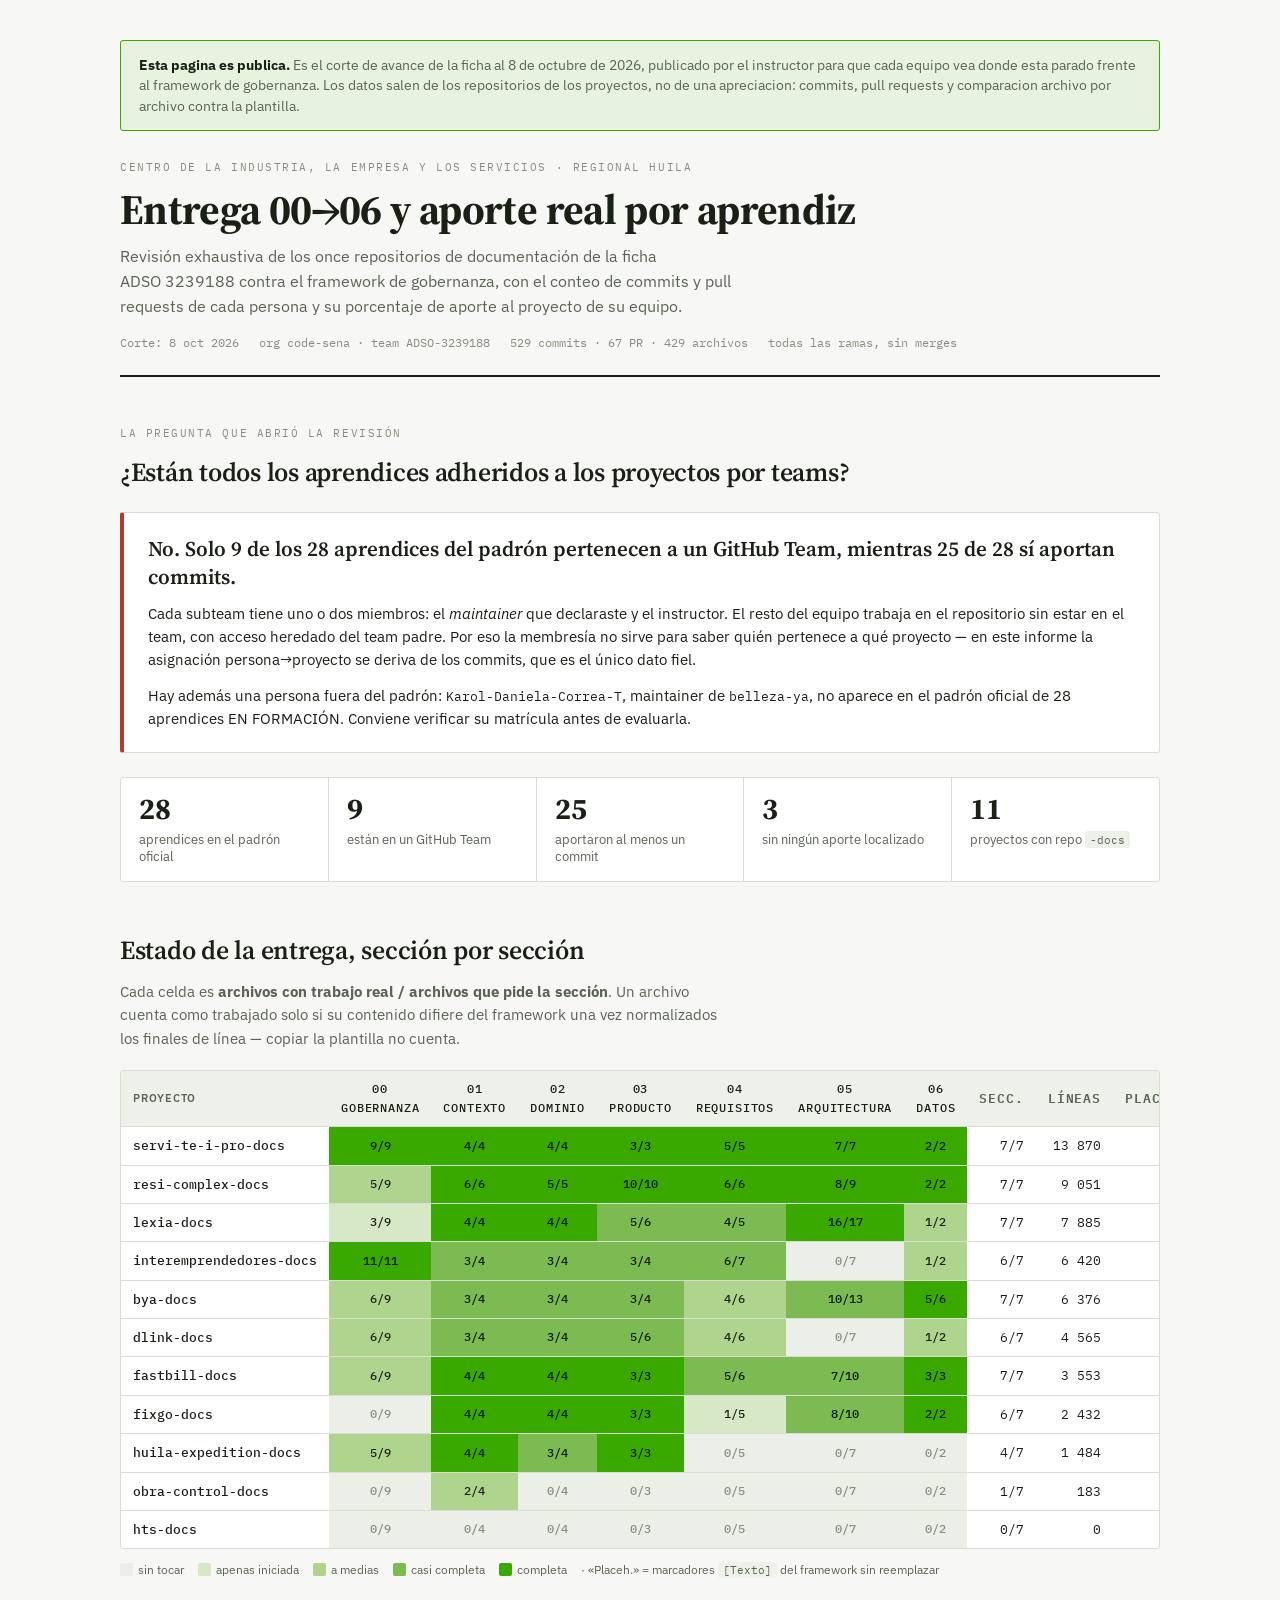
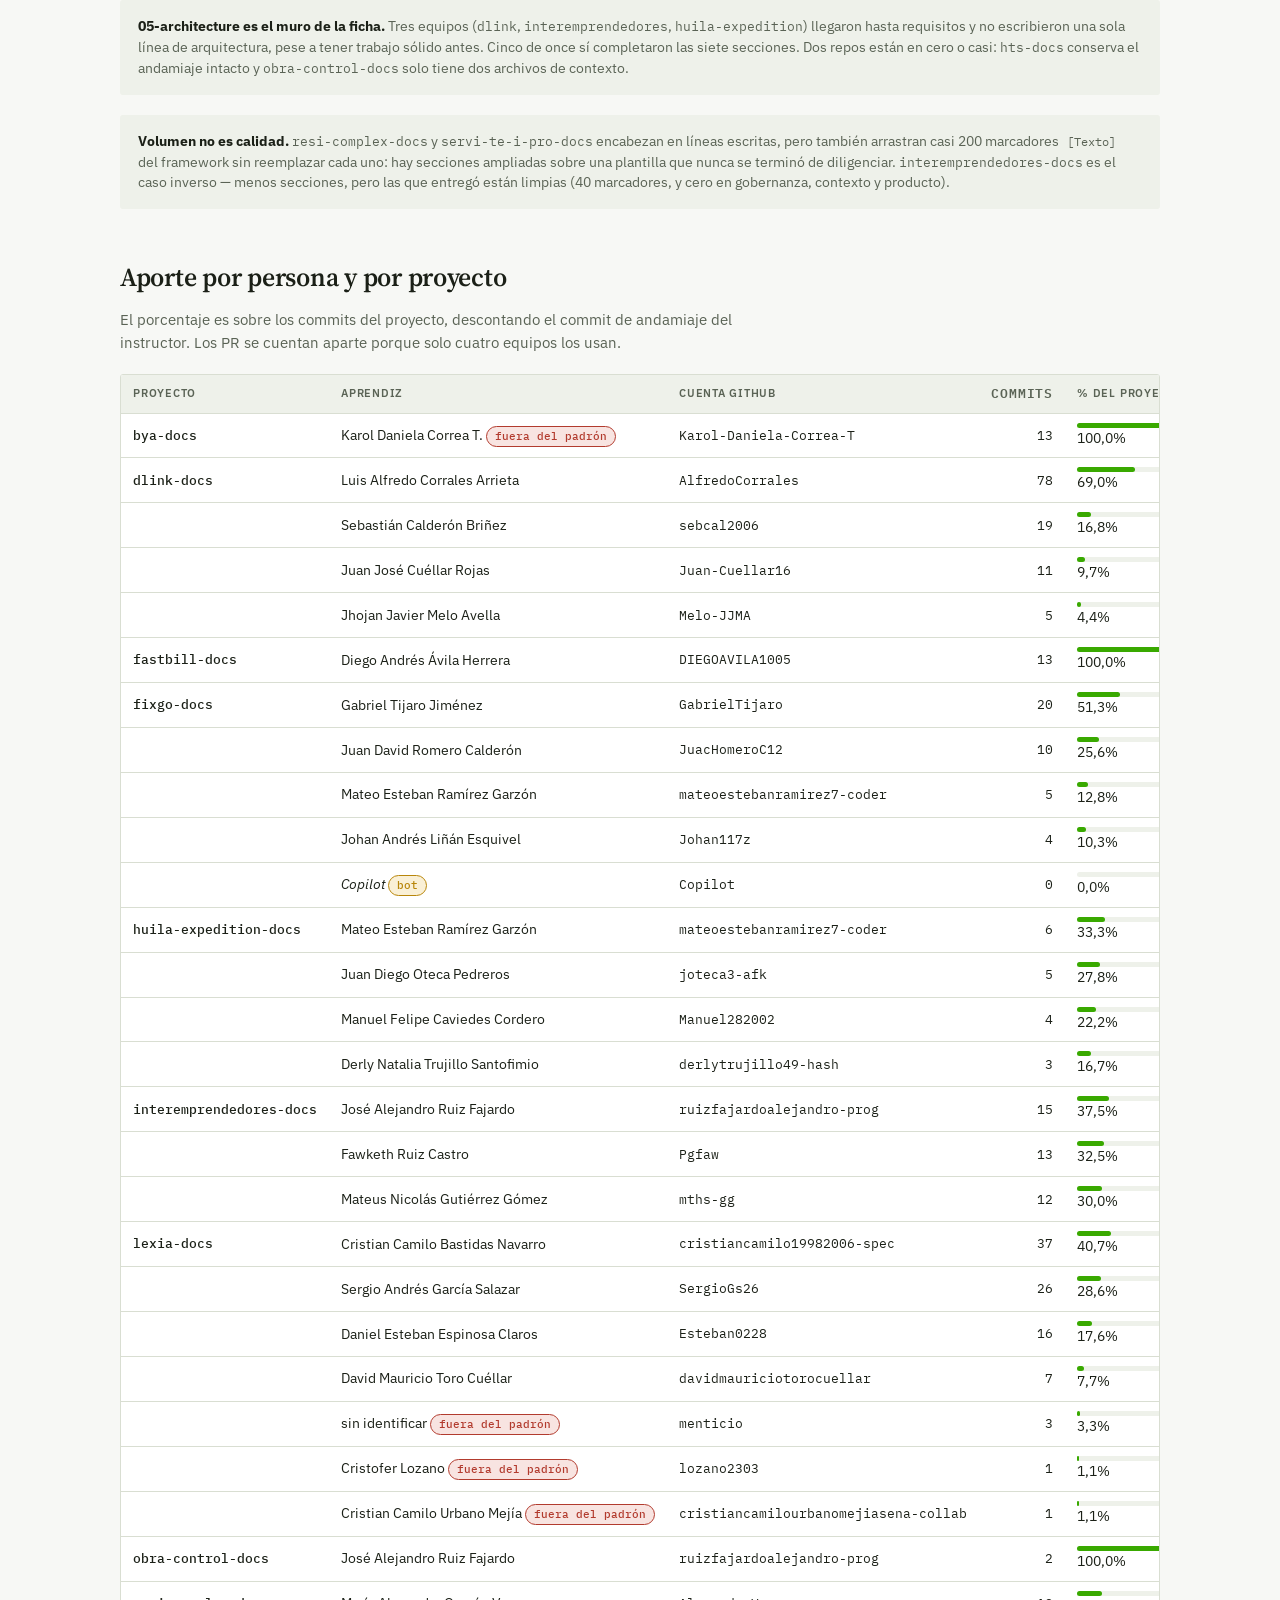
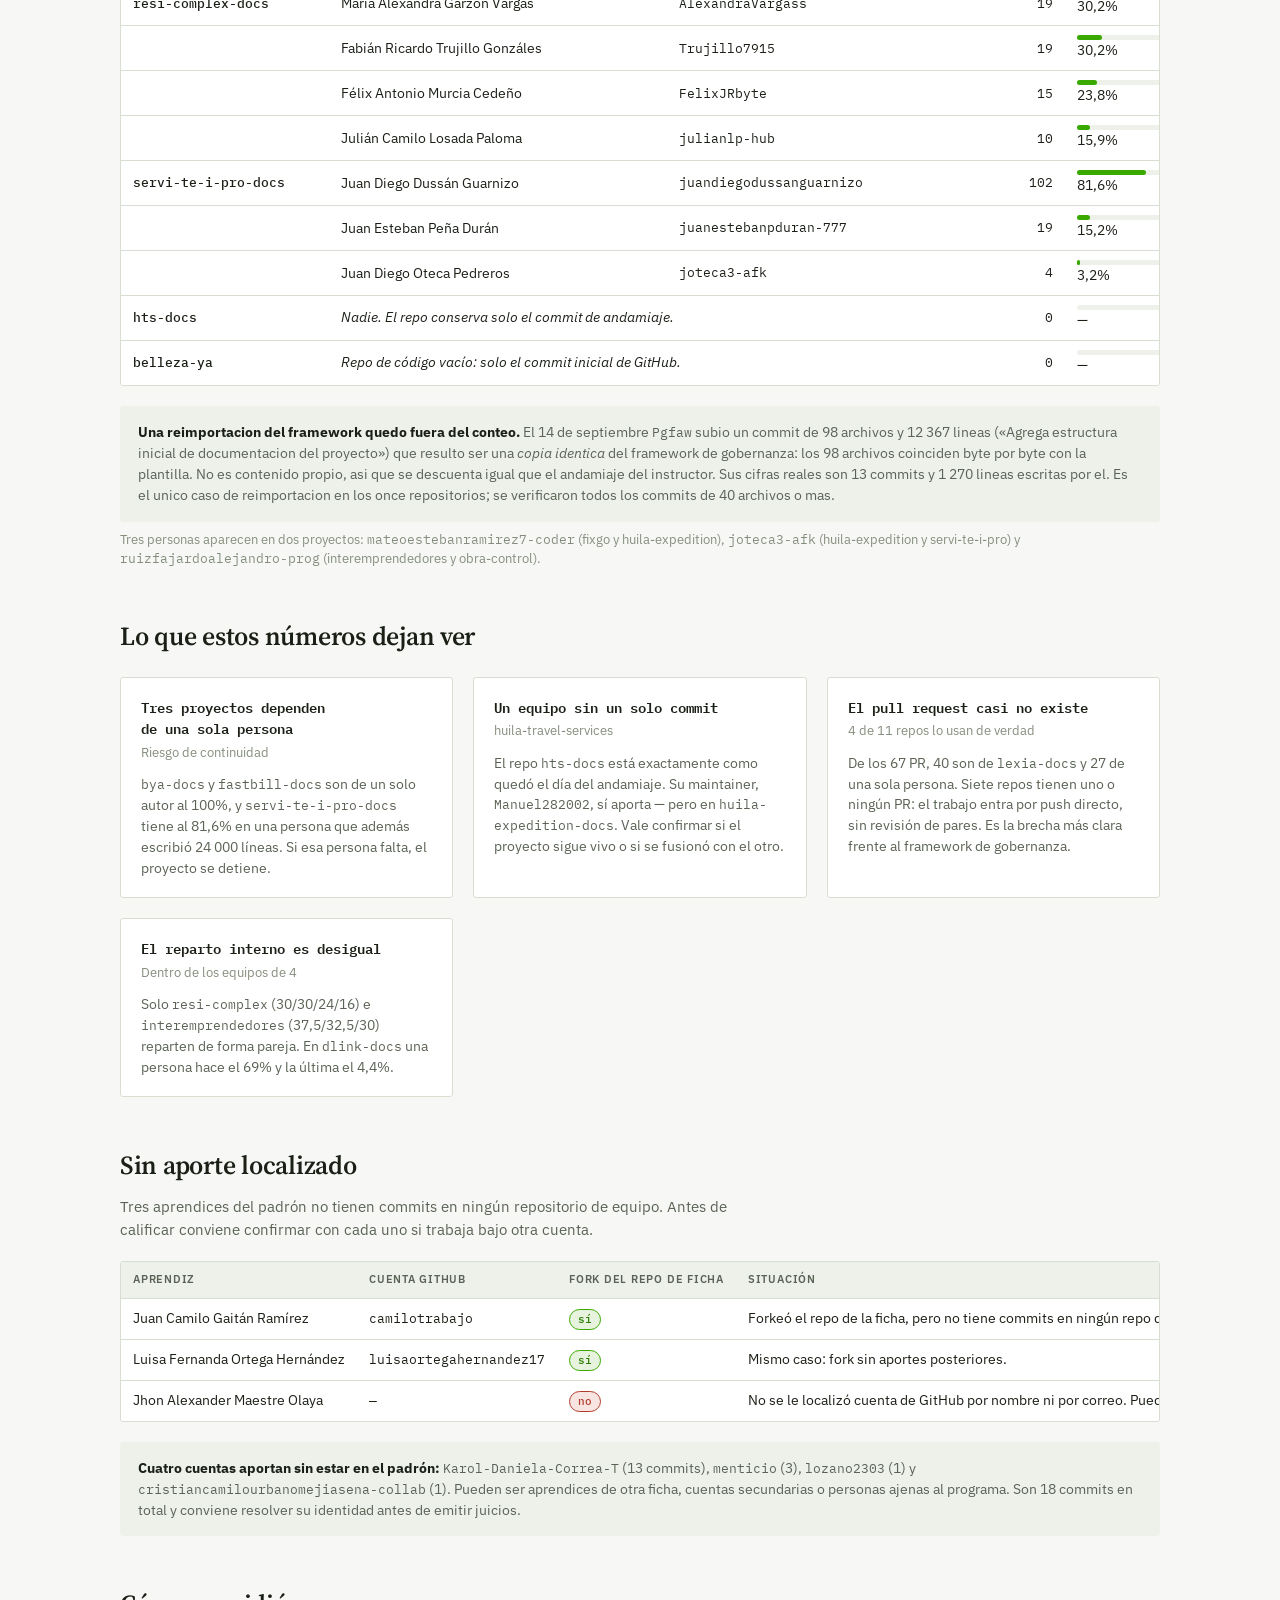
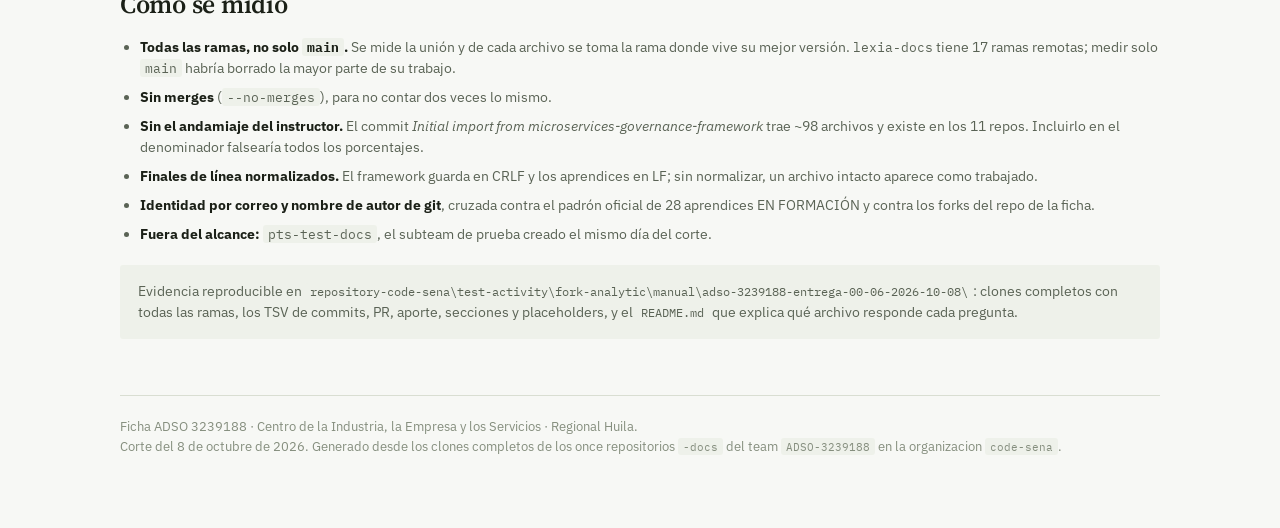
<file: docs/informes/2026-10-08-entrega-00-06-aporte/index.html>
<!doctype html>
<html lang="es">
<head>
<meta charset="utf-8">
<meta name="viewport" content="width=device-width, initial-scale=1">
<title>Entrega 00→06 Ficha 3239188 · Ficha ADSO 3239188</title>
<meta name="description" content="Corte de avance de la ficha ADSO 3239188 al 8 de octubre de 2026: estado de las secciones 00 a 06 del framework de gobernanza y aporte de cada aprendiz por proyecto.">
<link rel="stylesheet" href="https://fonts.googleapis.com/css2?family=Source+Serif+4:opsz,wght@8..60,400;8..60,600;8..60,700&family=IBM+Plex+Sans:wght@400;500;600&family=IBM+Plex+Mono:wght@400;500&display=swap">
<style>
*{box-sizing:border-box}
html{color-scheme:light}
body{margin:0;font:14px/1.5 system-ui,-apple-system,sans-serif}
img{max-width:100%}

/* Informe de auditoría: respuesta al frente, matriz de secciones, luego el detalle por equipo. */
:root{
  --bg:#f7f8f5; --surface:#ffffff; --surface-2:#eef1ea; --line:#d9ded2;
  --fg:#1b2017; --fg-2:#5a6355; --fg-3:#858e7e;
  --accent:#39a900; --accent-deep:#2a7d00; --accent-soft:#e8f3df;
  --warn:#b8860b; --warn-soft:#faf0d6; --crit:#b23b2e; --crit-soft:#f8e4e1;
  --d0:#eceee8; --d1:#d6e8c6; --d2:#aed48e; --d3:#7bbb52; --d4:#39a900;
  --serif:"Source Serif 4",Georgia,"Times New Roman",serif;
  --sans:"IBM Plex Sans",-apple-system,BlinkMacSystemFont,"Segoe UI",sans-serif;
  --mono:"IBM Plex Mono",ui-monospace,"Cascadia Code",Consolas,monospace;
}
@media (prefers-color-scheme:dark){:root:not([data-theme="light"]){
  --bg:#13170f; --surface:#1b2016; --surface-2:#232a1d; --line:#333c2a;
  --fg:#e8ece3; --fg-2:#a9b3a0; --fg-3:#78826e;
  --accent:#7ed321; --accent-deep:#9ae642; --accent-soft:#25331a;
  --warn:#d9a62a; --warn-soft:#332a12; --crit:#e0705f; --crit-soft:#331d19;
  --d0:#242a1e; --d1:#2f4322; --d2:#3f6128; --d3:#538130; --d4:#6ba53a;
  color-scheme:dark;
}}
:root[data-theme="dark"]{
  --bg:#13170f; --surface:#1b2016; --surface-2:#232a1d; --line:#333c2a;
  --fg:#e8ece3; --fg-2:#a9b3a0; --fg-3:#78826e;
  --accent:#7ed321; --accent-deep:#9ae642; --accent-soft:#25331a;
  --warn:#d9a62a; --warn-soft:#332a12; --crit:#e0705f; --crit-soft:#331d19;
  --d0:#242a1e; --d1:#2f4322; --d2:#3f6128; --d3:#538130; --d4:#6ba53a;
  color-scheme:dark;
}
*{box-sizing:border-box}
body{background:var(--bg);color:var(--fg);font-family:var(--sans);font-size:15px;line-height:1.55;
  -webkit-font-smoothing:antialiased}
.wrap{max-width:1080px;margin:0 auto;padding-inline:20px;padding-block:40px 72px}
h1,h2,h3{font-family:var(--serif);text-wrap:balance;margin:0}
h1{font-size:clamp(28px,5vw,42px);font-weight:700;line-height:1.1;letter-spacing:-.015em}
h2{font-size:clamp(20px,3vw,26px);font-weight:600;letter-spacing:-.01em}
h3{font-size:17px;font-weight:600}
p{margin:0}
.eyebrow{font-family:var(--mono);font-size:11px;letter-spacing:.14em;text-transform:uppercase;
  color:var(--fg-3);margin-bottom:10px}
header.head{border-bottom:2px solid var(--fg);padding-bottom:22px;margin-bottom:34px}
.sub{color:var(--fg-2);margin-top:12px;max-width:62ch;font-size:16px}
.meta{display:flex;flex-wrap:wrap;gap:8px 20px;margin-top:16px;font-family:var(--mono);
  font-size:12px;color:var(--fg-3)}
section{margin-top:48px}
.lede{color:var(--fg-2);max-width:68ch;margin-top:10px}
.answer{background:var(--surface);border:1px solid var(--line);border-left:4px solid var(--crit);
  border-radius:3px;padding:22px 24px;margin-top:20px}
.answer .verdict{font-family:var(--serif);font-size:21px;font-weight:600;line-height:1.3}
.answer p+p{margin-top:12px}
.stats{display:grid;grid-template-columns:repeat(auto-fit,minmax(150px,1fr));gap:1px;
  background:var(--line);border:1px solid var(--line);border-radius:3px;overflow:hidden;margin-top:24px}
.stat{background:var(--surface);padding:16px 18px;min-width:0}
.stat b{display:block;font-family:var(--serif);font-size:30px;font-weight:700;line-height:1;
  font-variant-numeric:tabular-nums}
.stat span{display:block;font-size:12.5px;color:var(--fg-2);margin-top:7px;line-height:1.35}
.scroll{overflow-x:auto;margin-top:20px;border:1px solid var(--line);border-radius:3px;background:var(--surface)}
table{border-collapse:collapse;width:100%;font-size:13.5px}
th,td{text-align:left;padding:9px 12px;border-bottom:1px solid var(--line);white-space:nowrap}
thead th{background:var(--surface-2);font-size:11px;letter-spacing:.07em;text-transform:uppercase;
  color:var(--fg-2);font-weight:600;position:sticky;top:0}
tbody tr:last-child td{border-bottom:none}
td.num,th.num{text-align:right;font-variant-numeric:tabular-nums;font-family:var(--mono);font-size:12.5px}
.repo{font-family:var(--mono);font-size:12.5px;font-weight:500}
.login{font-family:var(--mono);font-size:12.5px}
.cell{text-align:center;font-family:var(--mono);font-size:12px;font-weight:500;color:var(--fg)}
.l0{background:var(--d0);color:var(--fg-3)}.l1{background:var(--d1)}.l2{background:var(--d2)}
.l3{background:var(--d3)}.l4{background:var(--d4)}
@media (prefers-color-scheme:dark){:root:not([data-theme="light"]) .l3,:root:not([data-theme="light"]) .l4{color:#f2f7ec}}
:root[data-theme="dark"] .l3,:root[data-theme="dark"] .l4{color:#f2f7ec}
.l3,.l4{color:#0f1a06}
.pill{display:inline-block;padding:1px 8px;border-radius:999px;font-size:11px;font-family:var(--mono);
  font-weight:500;border:1px solid transparent}
.pill.ok{background:var(--accent-soft);color:var(--accent-deep);border-color:var(--accent)}
.pill.mid{background:var(--warn-soft);color:var(--warn);border-color:var(--warn)}
.pill.bad{background:var(--crit-soft);color:var(--crit);border-color:var(--crit)}
.bar{display:block;height:5px;border-radius:3px;background:var(--accent);min-width:2px}
.bartrack{display:block;width:84px;height:5px;border-radius:3px;background:var(--surface-2)}
.legend{display:flex;flex-wrap:wrap;gap:14px;margin-top:12px;font-size:12px;color:var(--fg-2);
  align-items:center}
.legend i{display:inline-block;width:13px;height:13px;border-radius:2px;vertical-align:-2px;margin-right:5px}
.note{background:var(--surface-2);border-radius:3px;padding:16px 18px;margin-top:20px;font-size:13.5px;
  color:var(--fg-2)}
.note strong{color:var(--fg)}
ul.clean{margin:12px 0 0;padding-left:20px;color:var(--fg-2);font-size:14px}
ul.clean li{margin-bottom:7px}
ul.clean li strong{color:var(--fg)}
code{font-family:var(--mono);font-size:.9em;background:var(--surface-2);padding:1px 5px;border-radius:3px}
.caption{font-size:12.5px;color:var(--fg-3);margin-top:8px}
.grid2{display:grid;grid-template-columns:repeat(auto-fit,minmax(300px,1fr));gap:20px;margin-top:20px}
.card{background:var(--surface);border:1px solid var(--line);border-radius:3px;padding:18px 20px;min-width:0}
.card h3{margin-bottom:4px;font-family:var(--mono);font-size:14px;font-weight:600}
.card .who{font-size:12.5px;color:var(--fg-3);margin-bottom:12px}
hr.rule{border:none;border-top:1px solid var(--line);margin:0}

.aviso{background:var(--accent-soft);border:1px solid var(--accent);border-radius:3px;
  padding:14px 18px;margin-bottom:28px;font-size:13.5px;color:var(--fg-2);line-height:1.5}
.aviso strong{color:var(--fg)}
.pie{margin-top:56px;padding-top:20px;border-top:1px solid var(--line);font-size:12.5px;
  color:var(--fg-3);line-height:1.6}
</style>
</head>
<body>


<div class="wrap">
<div class="aviso">
  <strong>Esta pagina es publica.</strong> Es el corte de avance de la ficha al 8 de octubre
  de 2026, publicado por el instructor para que cada equipo vea donde esta parado frente al
  framework de gobernanza. Los datos salen de los repositorios de los proyectos, no de una
  apreciacion: commits, pull requests y comparacion archivo por archivo contra la plantilla.
</div>


<header class="head">
  <div class="eyebrow">Centro de la Industria, la Empresa y los Servicios · Regional Huila</div>
  <h1>Entrega 00→06 y aporte real por aprendiz</h1>
  <p class="sub">Revisión exhaustiva de los once repositorios de documentación de la ficha ADSO&nbsp;3239188
  contra el framework de gobernanza, con el conteo de commits y pull requests de cada persona y su
  porcentaje de aporte al proyecto de su equipo.</p>
  <div class="meta">
    <span>Corte: 8 oct 2026</span><span>org code-sena · team ADSO-3239188</span>
    <span>529 commits · 67 PR · 429 archivos</span><span>todas las ramas, sin merges</span>
  </div>
</header>

<section>
  <div class="eyebrow">La pregunta que abrió la revisión</div>
  <h2>¿Están todos los aprendices adheridos a los proyectos por teams?</h2>
  <div class="answer">
    <p class="verdict">No. Solo 9 de los 28 aprendices del padrón pertenecen a un GitHub Team,
    mientras 25 de 28 sí aportan commits.</p>
    <p>Cada subteam tiene uno o dos miembros: el <em>maintainer</em> que declaraste y el instructor.
    El resto del equipo trabaja en el repositorio sin estar en el team, con acceso heredado del
    team padre. Por eso la membresía no sirve para saber quién pertenece a qué proyecto — en este
    informe la asignación persona→proyecto se deriva de los commits, que es el único dato fiel.</p>
    <p>Hay además una persona fuera del padrón: <span class="login">Karol-Daniela-Correa-T</span>,
    maintainer de <span class="login">belleza-ya</span>, no aparece en el padrón oficial de 28
    aprendices EN FORMACIÓN. Conviene verificar su matrícula antes de evaluarla.</p>
  </div>
  <div class="stats">
    <div class="stat"><b>28</b><span>aprendices en el padrón oficial</span></div>
    <div class="stat"><b>9</b><span>están en un GitHub Team</span></div>
    <div class="stat"><b>25</b><span>aportaron al menos un commit</span></div>
    <div class="stat"><b>3</b><span>sin ningún aporte localizado</span></div>
    <div class="stat"><b>11</b><span>proyectos con repo <code>-docs</code></span></div>
  </div>
</section>

<section>
  <h2>Estado de la entrega, sección por sección</h2>
  <p class="lede">Cada celda es <strong>archivos con trabajo real / archivos que pide la sección</strong>.
  Un archivo cuenta como trabajado solo si su contenido difiere del framework una vez normalizados
  los finales de línea — copiar la plantilla no cuenta.</p>

  <div class="scroll">
  <table>
    <thead><tr>
      <th>Proyecto</th><th class="cell">00<br>gobernanza</th><th class="cell">01<br>contexto</th>
      <th class="cell">02<br>dominio</th><th class="cell">03<br>producto</th>
      <th class="cell">04<br>requisitos</th><th class="cell">05<br>arquitectura</th>
      <th class="cell">06<br>datos</th><th class="num">Secc.</th><th class="num">Líneas</th>
      <th class="num">Placeh.</th>
    </tr></thead>
    <tbody>
      <tr><td class="repo">servi-te-i-pro-docs</td>
        <td class="cell l4">9/9</td><td class="cell l4">4/4</td><td class="cell l4">4/4</td>
        <td class="cell l4">3/3</td><td class="cell l4">5/5</td><td class="cell l4">7/7</td>
        <td class="cell l4">2/2</td><td class="num">7/7</td><td class="num">13 870</td><td class="num">184</td></tr>
      <tr><td class="repo">resi-complex-docs</td>
        <td class="cell l2">5/9</td><td class="cell l4">6/6</td><td class="cell l4">5/5</td>
        <td class="cell l4">10/10</td><td class="cell l4">6/6</td><td class="cell l4">8/9</td>
        <td class="cell l4">2/2</td><td class="num">7/7</td><td class="num">9 051</td><td class="num">195</td></tr>
      <tr><td class="repo">lexia-docs</td>
        <td class="cell l1">3/9</td><td class="cell l4">4/4</td><td class="cell l4">4/4</td>
        <td class="cell l3">5/6</td><td class="cell l3">4/5</td><td class="cell l4">16/17</td>
        <td class="cell l2">1/2</td><td class="num">7/7</td><td class="num">7 885</td><td class="num">126</td></tr>
      <tr><td class="repo">interemprendedores-docs</td>
        <td class="cell l4">11/11</td><td class="cell l3">3/4</td><td class="cell l3">3/4</td>
        <td class="cell l3">3/4</td><td class="cell l3">6/7</td><td class="cell l0">0/7</td>
        <td class="cell l2">1/2</td><td class="num">6/7</td><td class="num">6 420</td><td class="num">40</td></tr>
      <tr><td class="repo">bya-docs</td>
        <td class="cell l2">6/9</td><td class="cell l3">3/4</td><td class="cell l3">3/4</td>
        <td class="cell l3">3/4</td><td class="cell l2">4/6</td><td class="cell l3">10/13</td>
        <td class="cell l4">5/6</td><td class="num">7/7</td><td class="num">6 376</td><td class="num">105</td></tr>
      <tr><td class="repo">dlink-docs</td>
        <td class="cell l2">6/9</td><td class="cell l3">3/4</td><td class="cell l3">3/4</td>
        <td class="cell l3">5/6</td><td class="cell l2">4/6</td><td class="cell l0">0/7</td>
        <td class="cell l2">1/2</td><td class="num">6/7</td><td class="num">4 565</td><td class="num">31</td></tr>
      <tr><td class="repo">fastbill-docs</td>
        <td class="cell l2">6/9</td><td class="cell l4">4/4</td><td class="cell l4">4/4</td>
        <td class="cell l4">3/3</td><td class="cell l3">5/6</td><td class="cell l3">7/10</td>
        <td class="cell l4">3/3</td><td class="num">7/7</td><td class="num">3 553</td><td class="num">63</td></tr>
      <tr><td class="repo">fixgo-docs</td>
        <td class="cell l0">0/9</td><td class="cell l4">4/4</td><td class="cell l4">4/4</td>
        <td class="cell l4">3/3</td><td class="cell l1">1/5</td><td class="cell l3">8/10</td>
        <td class="cell l4">2/2</td><td class="num">6/7</td><td class="num">2 432</td><td class="num">164</td></tr>
      <tr><td class="repo">huila-expedition-docs</td>
        <td class="cell l2">5/9</td><td class="cell l4">4/4</td><td class="cell l3">3/4</td>
        <td class="cell l4">3/3</td><td class="cell l0">0/5</td><td class="cell l0">0/7</td>
        <td class="cell l0">0/2</td><td class="num">4/7</td><td class="num">1 484</td><td class="num">36</td></tr>
      <tr><td class="repo">obra-control-docs</td>
        <td class="cell l0">0/9</td><td class="cell l2">2/4</td><td class="cell l0">0/4</td>
        <td class="cell l0">0/3</td><td class="cell l0">0/5</td><td class="cell l0">0/7</td>
        <td class="cell l0">0/2</td><td class="num">1/7</td><td class="num">183</td><td class="num">0</td></tr>
      <tr><td class="repo">hts-docs</td>
        <td class="cell l0">0/9</td><td class="cell l0">0/4</td><td class="cell l0">0/4</td>
        <td class="cell l0">0/3</td><td class="cell l0">0/5</td><td class="cell l0">0/7</td>
        <td class="cell l0">0/2</td><td class="num">0/7</td><td class="num">0</td><td class="num">0</td></tr>
    </tbody>
  </table>
  </div>
  <div class="legend">
    <span><i class="l0"></i>sin tocar</span><span><i class="l1"></i>apenas iniciada</span>
    <span><i class="l2"></i>a medias</span><span><i class="l3"></i>casi completa</span>
    <span><i class="l4"></i>completa</span>
    <span>· «Placeh.» = marcadores <code>[Texto]</code> del framework sin reemplazar</span>
  </div>

  <div class="note">
    <strong>05-architecture es el muro de la ficha.</strong> Tres equipos
    (<span class="login">dlink</span>, <span class="login">interemprendedores</span>,
    <span class="login">huila-expedition</span>) llegaron hasta requisitos y no escribieron una sola
    línea de arquitectura, pese a tener trabajo sólido antes. Cinco de once sí completaron las siete
    secciones. Dos repos están en cero o casi: <span class="login">hts-docs</span> conserva el
    andamiaje intacto y <span class="login">obra-control-docs</span> solo tiene dos archivos de contexto.
  </div>
  <div class="note">
    <strong>Volumen no es calidad.</strong> <span class="login">resi-complex-docs</span> y
    <span class="login">servi-te-i-pro-docs</span> encabezan en líneas escritas, pero también
    arrastran casi 200 marcadores <code>[Texto]</code> del framework sin reemplazar cada uno:
    hay secciones ampliadas sobre una plantilla que nunca se terminó de diligenciar.
    <span class="login">interemprendedores-docs</span> es el caso inverso — menos secciones,
    pero las que entregó están limpias (40 marcadores, y cero en gobernanza, contexto y producto).
  </div>
</section>

<section>
  <h2>Aporte por persona y por proyecto</h2>
  <p class="lede">El porcentaje es sobre los commits del proyecto, descontando el commit de andamiaje
  del instructor. Los PR se cuentan aparte porque solo cuatro equipos los usan.</p>

  <div class="scroll">
  <table>
    <thead><tr>
      <th>Proyecto</th><th>Aprendiz</th><th>Cuenta GitHub</th><th class="num">Commits</th>
      <th>% del proyecto</th><th class="num">PR</th><th class="num">Líneas +</th>
    </tr></thead>
    <tbody>
      <tr><td class="repo" rowspan="1">bya-docs</td><td>Karol Daniela Correa T. <span class="pill bad">fuera del padrón</span></td><td class="login">Karol-Daniela-Correa-T</td><td class="num">13</td><td><span class="bartrack"><span class="bar" style="width:100%"></span></span><span class="num"> 100,0%</span></td><td class="num">2</td><td class="num">4 359</td></tr>
      <tr><td class="repo">dlink-docs</td><td>Luis Alfredo Corrales Arrieta</td><td class="login">AlfredoCorrales</td><td class="num">78</td><td><span class="bartrack"><span class="bar" style="width:69%"></span></span><span class="num"> 69,0%</span></td><td class="num">2</td><td class="num">2 011</td></tr>
      <tr><td></td><td>Sebastián Calderón Briñez</td><td class="login">sebcal2006</td><td class="num">19</td><td><span class="bartrack"><span class="bar" style="width:16.8%"></span></span><span class="num"> 16,8%</span></td><td class="num">1</td><td class="num">915</td></tr>
      <tr><td></td><td>Juan José Cuéllar Rojas</td><td class="login">Juan-Cuellar16</td><td class="num">11</td><td><span class="bartrack"><span class="bar" style="width:9.7%"></span></span><span class="num"> 9,7%</span></td><td class="num">4</td><td class="num">528</td></tr>
      <tr><td></td><td>Jhojan Javier Melo Avella</td><td class="login">Melo-JJMA</td><td class="num">5</td><td><span class="bartrack"><span class="bar" style="width:4.4%"></span></span><span class="num"> 4,4%</span></td><td class="num">6</td><td class="num">260</td></tr>
      <tr><td class="repo">fastbill-docs</td><td>Diego Andrés Ávila Herrera</td><td class="login">DIEGOAVILA1005</td><td class="num">13</td><td><span class="bartrack"><span class="bar" style="width:100%"></span></span><span class="num"> 100,0%</span></td><td class="num">1</td><td class="num">4 733</td></tr>
      <tr><td class="repo">fixgo-docs</td><td>Gabriel Tijaro Jiménez</td><td class="login">GabrielTijaro</td><td class="num">20</td><td><span class="bartrack"><span class="bar" style="width:51.3%"></span></span><span class="num"> 51,3%</span></td><td class="num">2</td><td class="num">654</td></tr>
      <tr><td></td><td>Juan David Romero Calderón</td><td class="login">JuacHomeroC12</td><td class="num">10</td><td><span class="bartrack"><span class="bar" style="width:25.6%"></span></span><span class="num"> 25,6%</span></td><td class="num">3</td><td class="num">340</td></tr>
      <tr><td></td><td>Mateo Esteban Ramírez Garzón</td><td class="login">mateoestebanramirez7-coder</td><td class="num">5</td><td><span class="bartrack"><span class="bar" style="width:12.8%"></span></span><span class="num"> 12,8%</span></td><td class="num">1</td><td class="num">478</td></tr>
      <tr><td></td><td>Johan Andrés Liñán Esquivel</td><td class="login">Johan117z</td><td class="num">4</td><td><span class="bartrack"><span class="bar" style="width:10.3%"></span></span><span class="num"> 10,3%</span></td><td class="num">0</td><td class="num">177</td></tr>
      <tr><td></td><td><em>Copilot</em> <span class="pill mid">bot</span></td><td class="login">Copilot</td><td class="num">0</td><td><span class="bartrack"></span><span class="num"> 0,0%</span></td><td class="num">2</td><td class="num">0</td></tr>
      <tr><td class="repo">huila-expedition-docs</td><td>Mateo Esteban Ramírez Garzón</td><td class="login">mateoestebanramirez7-coder</td><td class="num">6</td><td><span class="bartrack"><span class="bar" style="width:33.3%"></span></span><span class="num"> 33,3%</span></td><td class="num">0</td><td class="num">197</td></tr>
      <tr><td></td><td>Juan Diego Oteca Pedreros</td><td class="login">joteca3-afk</td><td class="num">5</td><td><span class="bartrack"><span class="bar" style="width:27.8%"></span></span><span class="num"> 27,8%</span></td><td class="num">0</td><td class="num">120</td></tr>
      <tr><td></td><td>Manuel Felipe Caviedes Cordero</td><td class="login">Manuel282002</td><td class="num">4</td><td><span class="bartrack"><span class="bar" style="width:22.2%"></span></span><span class="num"> 22,2%</span></td><td class="num">0</td><td class="num">50</td></tr>
      <tr><td></td><td>Derly Natalia Trujillo Santofimio</td><td class="login">derlytrujillo49-hash</td><td class="num">3</td><td><span class="bartrack"><span class="bar" style="width:16.7%"></span></span><span class="num"> 16,7%</span></td><td class="num">0</td><td class="num">343</td></tr>
      <tr><td class="repo">interemprendedores-docs</td><td>José Alejandro Ruiz Fajardo</td><td class="login">ruizfajardoalejandro-prog</td><td class="num">15</td><td><span class="bartrack"><span class="bar" style="width:37.5%"></span></span><span class="num"> 37,5%</span></td><td class="num">0</td><td class="num">3 079</td></tr>
      <tr><td></td><td>Fawketh Ruiz Castro</td><td class="login">Pgfaw</td><td class="num">13</td><td><span class="bartrack"><span class="bar" style="width:32.5%"></span></span><span class="num"> 32,5%</span></td><td class="num">0</td><td class="num">1 270</td></tr>
      <tr><td></td><td>Mateus Nicolás Gutiérrez Gómez</td><td class="login">mths-gg</td><td class="num">12</td><td><span class="bartrack"><span class="bar" style="width:30.0%"></span></span><span class="num"> 30,0%</span></td><td class="num">1</td><td class="num">2 081</td></tr>
      <tr><td class="repo">lexia-docs</td><td>Cristian Camilo Bastidas Navarro</td><td class="login">cristiancamilo19982006-spec</td><td class="num">37</td><td><span class="bartrack"><span class="bar" style="width:40.7%"></span></span><span class="num"> 40,7%</span></td><td class="num">27</td><td class="num">5 291</td></tr>
      <tr><td></td><td>Sergio Andrés García Salazar</td><td class="login">SergioGs26</td><td class="num">26</td><td><span class="bartrack"><span class="bar" style="width:28.6%"></span></span><span class="num"> 28,6%</span></td><td class="num">0</td><td class="num">3 330</td></tr>
      <tr><td></td><td>Daniel Esteban Espinosa Claros</td><td class="login">Esteban0228</td><td class="num">16</td><td><span class="bartrack"><span class="bar" style="width:17.6%"></span></span><span class="num"> 17,6%</span></td><td class="num">8</td><td class="num">737</td></tr>
      <tr><td></td><td>David Mauricio Toro Cuéllar</td><td class="login">davidmauriciotorocuellar</td><td class="num">7</td><td><span class="bartrack"><span class="bar" style="width:7.7%"></span></span><span class="num"> 7,7%</span></td><td class="num">5</td><td class="num">674</td></tr>
      <tr><td></td><td>sin identificar <span class="pill bad">fuera del padrón</span></td><td class="login">menticio</td><td class="num">3</td><td><span class="bartrack"><span class="bar" style="width:3.3%"></span></span><span class="num"> 3,3%</span></td><td class="num">0</td><td class="num">253</td></tr>
      <tr><td></td><td>Cristofer Lozano <span class="pill bad">fuera del padrón</span></td><td class="login">lozano2303</td><td class="num">1</td><td><span class="bartrack"><span class="bar" style="width:1.1%"></span></span><span class="num"> 1,1%</span></td><td class="num">0</td><td class="num">39</td></tr>
      <tr><td></td><td>Cristian Camilo Urbano Mejía <span class="pill bad">fuera del padrón</span></td><td class="login">cristiancamilourbanomejiasena-collab</td><td class="num">1</td><td><span class="bartrack"><span class="bar" style="width:1.1%"></span></span><span class="num"> 1,1%</span></td><td class="num">0</td><td class="num">37</td></tr>
      <tr><td class="repo">obra-control-docs</td><td>José Alejandro Ruiz Fajardo</td><td class="login">ruizfajardoalejandro-prog</td><td class="num">2</td><td><span class="bartrack"><span class="bar" style="width:100%"></span></span><span class="num"> 100,0%</span></td><td class="num">0</td><td class="num">144</td></tr>
      <tr><td class="repo">resi-complex-docs</td><td>María Alexandra Garzón Vargas</td><td class="login">AlexandraVargass</td><td class="num">19</td><td><span class="bartrack"><span class="bar" style="width:30.2%"></span></span><span class="num"> 30,2%</span></td><td class="num">0</td><td class="num">1 120</td></tr>
      <tr><td></td><td>Fabián Ricardo Trujillo Gonzáles</td><td class="login">Trujillo7915</td><td class="num">19</td><td><span class="bartrack"><span class="bar" style="width:30.2%"></span></span><span class="num"> 30,2%</span></td><td class="num">1</td><td class="num">1 278</td></tr>
      <tr><td></td><td>Félix Antonio Murcia Cedeño</td><td class="login">FelixJRbyte</td><td class="num">15</td><td><span class="bartrack"><span class="bar" style="width:23.8%"></span></span><span class="num"> 23,8%</span></td><td class="num">0</td><td class="num">2 093</td></tr>
      <tr><td></td><td>Julián Camilo Losada Paloma</td><td class="login">julianlp-hub</td><td class="num">10</td><td><span class="bartrack"><span class="bar" style="width:15.9%"></span></span><span class="num"> 15,9%</span></td><td class="num">0</td><td class="num">1 970</td></tr>
      <tr><td class="repo">servi-te-i-pro-docs</td><td>Juan Diego Dussán Guarnizo</td><td class="login">juandiegodussanguarnizo</td><td class="num">102</td><td><span class="bartrack"><span class="bar" style="width:81.6%"></span></span><span class="num"> 81,6%</span></td><td class="num">0</td><td class="num">23 978</td></tr>
      <tr><td></td><td>Juan Esteban Peña Durán</td><td class="login">juanestebanpduran-777</td><td class="num">19</td><td><span class="bartrack"><span class="bar" style="width:15.2%"></span></span><span class="num"> 15,2%</span></td><td class="num">1</td><td class="num">1 140</td></tr>
      <tr><td></td><td>Juan Diego Oteca Pedreros</td><td class="login">joteca3-afk</td><td class="num">4</td><td><span class="bartrack"><span class="bar" style="width:3.2%"></span></span><span class="num"> 3,2%</span></td><td class="num">0</td><td class="num">177</td></tr>
      <tr><td class="repo">hts-docs</td><td colspan="2"><em>Nadie. El repo conserva solo el commit de andamiaje.</em></td><td class="num">0</td><td><span class="bartrack"></span><span class="num"> —</span></td><td class="num">0</td><td class="num">0</td></tr>
      <tr><td class="repo">belleza-ya</td><td colspan="2"><em>Repo de código vacío: solo el commit inicial de GitHub.</em></td><td class="num">0</td><td><span class="bartrack"></span><span class="num"> —</span></td><td class="num">0</td><td class="num">0</td></tr>
    </tbody>
  </table>
  </div>
  <div class="note">
    <strong>Una reimportacion del framework quedo fuera del conteo.</strong> El 14 de septiembre
    <span class="login">Pgfaw</span> subio un commit de 98 archivos y 12 367 lineas
    («Agrega estructura inicial de documentacion del proyecto») que resulto ser una
    <em>copia identica</em> del framework de gobernanza: los 98 archivos coinciden byte por byte
    con la plantilla. No es contenido propio, asi que se descuenta igual que el andamiaje del
    instructor. Sus cifras reales son 13 commits y 1 270 lineas escritas por el. Es el unico caso
    de reimportacion en los once repositorios; se verificaron todos los commits de 40 archivos o mas.
  </div>
  <p class="caption">Tres personas aparecen en dos proyectos:
  <span class="login">mateoestebanramirez7-coder</span> (fixgo y huila-expedition),
  <span class="login">joteca3-afk</span> (huila-expedition y servi-te-i-pro) y
  <span class="login">ruizfajardoalejandro-prog</span> (interemprendedores y obra-control).</p>
</section>

<section>
  <h2>Lo que estos números dejan ver</h2>
  <div class="grid2">
    <div class="card">
      <h3>Tres proyectos dependen de una sola persona</h3>
      <p class="who">Riesgo de continuidad</p>
      <p style="font-size:13.5px;color:var(--fg-2)"><span class="login">bya-docs</span> y
      <span class="login">fastbill-docs</span> son de un solo autor al 100%, y
      <span class="login">servi-te-i-pro-docs</span> tiene al 81,6% en una persona que además
      escribió 24 000 líneas. Si esa persona falta, el proyecto se detiene.</p>
    </div>
    <div class="card">
      <h3>Un equipo sin un solo commit</h3>
      <p class="who">huila-travel-services</p>
      <p style="font-size:13.5px;color:var(--fg-2)">El repo <span class="login">hts-docs</span> está
      exactamente como quedó el día del andamiaje. Su maintainer,
      <span class="login">Manuel282002</span>, sí aporta — pero en
      <span class="login">huila-expedition-docs</span>. Vale confirmar si el proyecto sigue vivo
      o si se fusionó con el otro.</p>
    </div>
    <div class="card">
      <h3>El pull request casi no existe</h3>
      <p class="who">4 de 11 repos lo usan de verdad</p>
      <p style="font-size:13.5px;color:var(--fg-2)">De los 67 PR, 40 son de
      <span class="login">lexia-docs</span> y 27 de una sola persona. Siete repos tienen uno o
      ningún PR: el trabajo entra por push directo, sin revisión de pares. Es la brecha más clara
      frente al framework de gobernanza.</p>
    </div>
    <div class="card">
      <h3>El reparto interno es desigual</h3>
      <p class="who">Dentro de los equipos de 4</p>
      <p style="font-size:13.5px;color:var(--fg-2)">Solo <span class="login">resi-complex</span>
      (30/30/24/16) e <span class="login">interemprendedores</span> (37,5/32,5/30) reparten de forma
      pareja. En <span class="login">dlink-docs</span> una persona hace el 69% y la última el 4,4%.</p>
    </div>
  </div>
</section>

<section>
  <h2>Sin aporte localizado</h2>
  <p class="lede">Tres aprendices del padrón no tienen commits en ningún repositorio de equipo.
  Antes de calificar conviene confirmar con cada uno si trabaja bajo otra cuenta.</p>
  <div class="scroll">
  <table>
    <thead><tr><th>Aprendiz</th><th>Cuenta GitHub</th><th>Fork del repo de ficha</th><th>Situación</th></tr></thead>
    <tbody>
      <tr><td>Juan Camilo Gaitán Ramírez</td><td class="login">camilotrabajo</td><td><span class="pill ok">sí</span></td><td>Forkeó el repo de la ficha, pero no tiene commits en ningún repo de equipo.</td></tr>
      <tr><td>Luisa Fernanda Ortega Hernández</td><td class="login">luisaortegahernandez17</td><td><span class="pill ok">sí</span></td><td>Mismo caso: fork sin aportes posteriores.</td></tr>
      <tr><td>Jhon Alexander Maestre Olaya</td><td class="login">—</td><td><span class="pill bad">no</span></td><td>No se le localizó cuenta de GitHub por nombre ni por correo. Puede no tener cuenta creada.</td></tr>
    </tbody>
  </table>
  </div>
  <div class="note">
    <strong>Cuatro cuentas aportan sin estar en el padrón:</strong>
    <span class="login">Karol-Daniela-Correa-T</span> (13 commits),
    <span class="login">menticio</span> (3),
    <span class="login">lozano2303</span> (1) y
    <span class="login">cristiancamilourbanomejiasena-collab</span> (1).
    Pueden ser aprendices de otra ficha, cuentas secundarias o personas ajenas al programa.
    Son 18 commits en total y conviene resolver su identidad antes de emitir juicios.
  </div>
</section>

<section>
  <h2>Cómo se midió</h2>
  <ul class="clean">
    <li><strong>Todas las ramas, no solo <code>main</code>.</strong> Se mide la unión y de cada
    archivo se toma la rama donde vive su mejor versión. <span class="login">lexia-docs</span>
    tiene 17 ramas remotas; medir solo <code>main</code> habría borrado la mayor parte de su trabajo.</li>
    <li><strong>Sin merges</strong> (<code>--no-merges</code>), para no contar dos veces lo mismo.</li>
    <li><strong>Sin el andamiaje del instructor.</strong> El commit <em>Initial import from
    microservices-governance-framework</em> trae ~98 archivos y existe en los 11 repos. Incluirlo en
    el denominador falsearía todos los porcentajes.</li>
    <li><strong>Finales de línea normalizados.</strong> El framework guarda en CRLF y los aprendices
    en LF; sin normalizar, un archivo intacto aparece como trabajado.</li>
    <li><strong>Identidad por correo y nombre de autor de git</strong>, cruzada contra el padrón
    oficial de 28 aprendices EN FORMACIÓN y contra los forks del repo de la ficha.</li>
    <li><strong>Fuera del alcance:</strong> <code>pts-test-docs</code>, el subteam de prueba creado
    el mismo día del corte.</li>
  </ul>
  <div class="note">
    Evidencia reproducible en
    <code>repository-code-sena\test-activity\fork-analytic\manual\adso-3239188-entrega-00-06-2026-10-08\</code>:
    clones completos con todas las ramas, los TSV de commits, PR, aporte, secciones y placeholders,
    y el <code>README.md</code> que explica qué archivo responde cada pregunta.
  </div>
</section>


<footer class="pie">
  Ficha ADSO 3239188 &middot; Centro de la Industria, la Empresa y los Servicios &middot; Regional Huila.<br>
  Corte del 8 de octubre de 2026. Generado desde los clones completos de los once repositorios
  <code>-docs</code> del team <code>ADSO-3239188</code> en la organizacion <code>code-sena</code>.
</footer>

</div>
</body>
</html>
</file>
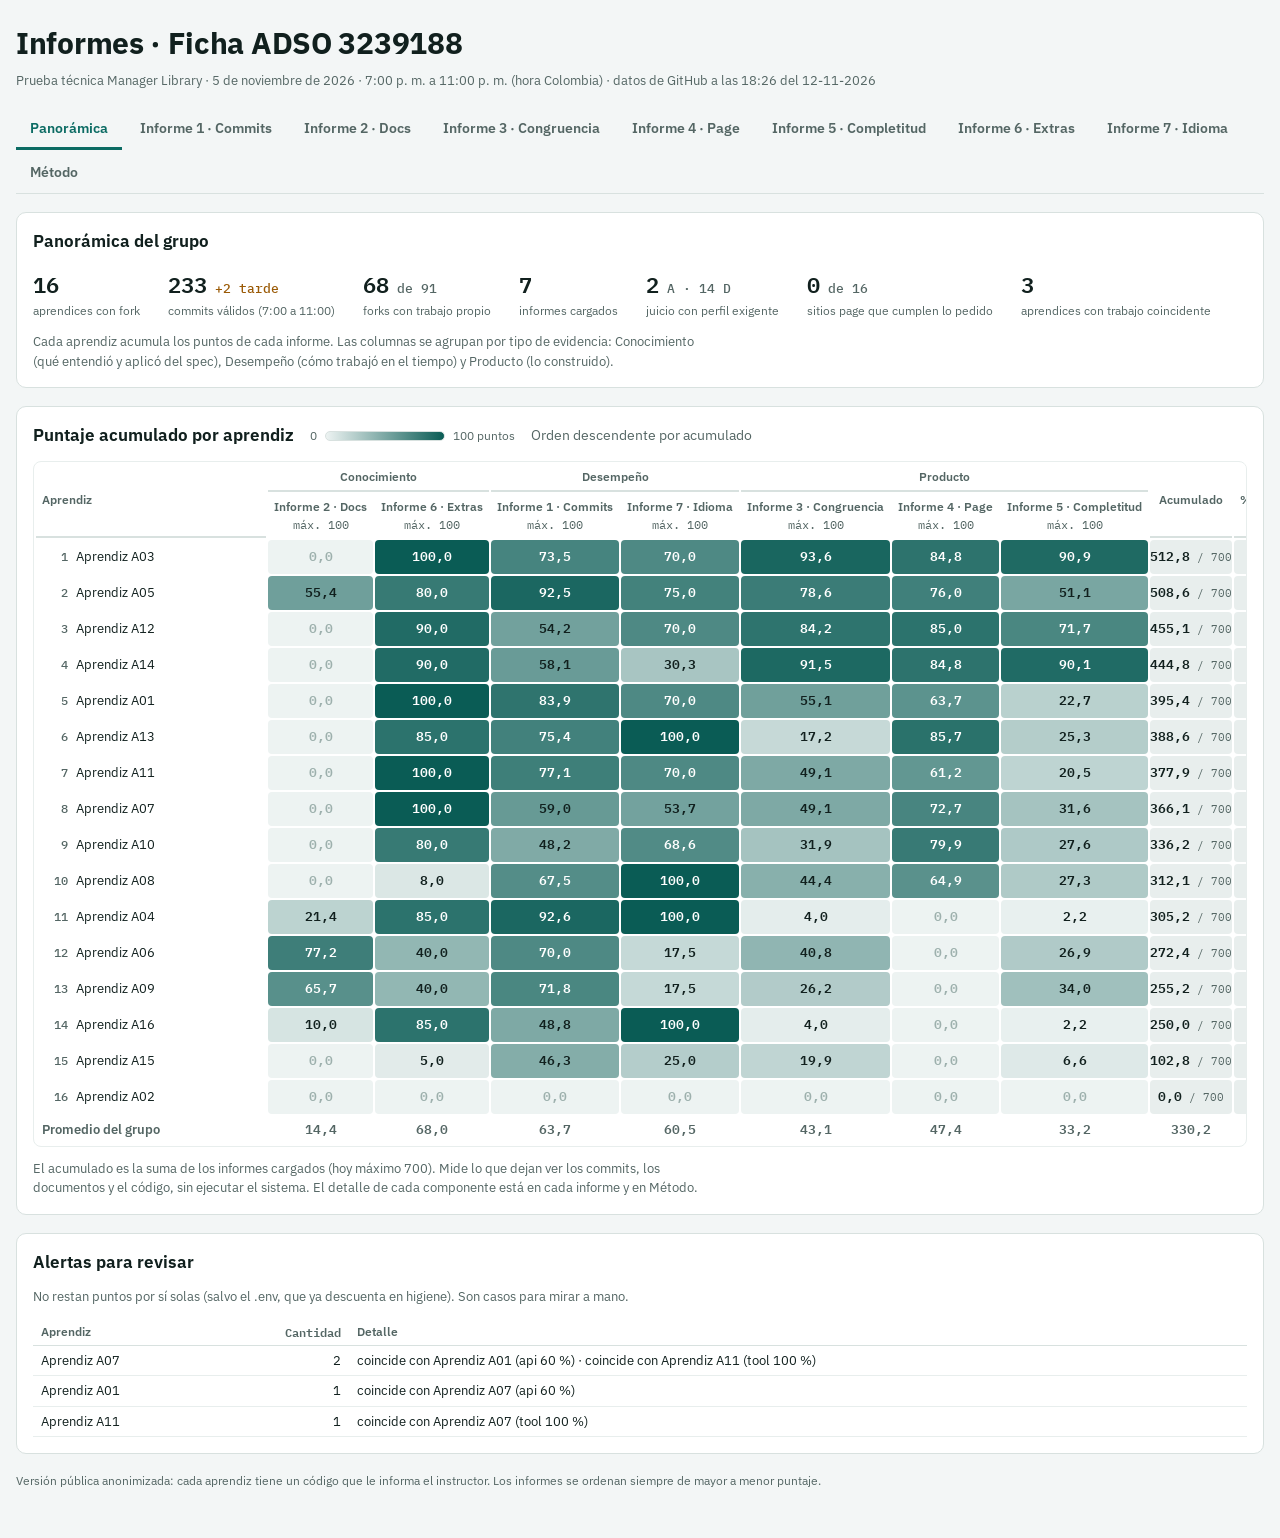
<file: docs/informes/2026-11-05-manager-library/index.html>
<!doctype html>
<html lang="es">
<head>
<meta charset="utf-8">
<meta name="viewport" content="width=device-width,initial-scale=1">
<title>Informes ADSO 3239188</title>
</head>
<body>

<link rel="preconnect" href="https://fonts.googleapis.com">
<link rel="stylesheet" href="https://fonts.googleapis.com/css2?family=IBM+Plex+Sans:wght@400;500;600;700&family=IBM+Plex+Mono:wght@400;500;600&display=swap">
<style>
/* Panel de lectura para el instructor: encabezado compacto, pestañas y mapas de calor como tablas con la columna del nombre fija.
   Verde azulado como único acento; el ámbar solo marca avisos (tarde, higiene). */
:root {
  --bg: #f3f6f6; --panel: #ffffff; --ink: #11201e; --muted: #546664; --line: #d8e1df; --line-soft: #e8eeed;
  --accent: #0b6b63; --accent-soft: #d6ece9; --warn: #9a5a06; --warn-soft: #fbe9c6; --bad: #a3271b;
  --heat-lo: #edf3f2; --heat-hi: #0a5c55; --t-lo: #11201e; --t-hi: #ffffff; --zero: #9db0ad; --bad-soft: #fbe1dd;
  --f-ui: "IBM Plex Sans", "Segoe UI", system-ui, sans-serif; --f-num: "IBM Plex Mono", ui-monospace, "Cascadia Mono", Consolas, monospace;
}
@media (prefers-color-scheme: dark) {
  :root:not([data-theme="light"]) {
    --bg: #0c1312; --panel: #121b1a; --ink: #e3eeec; --muted: #8fa19e; --line: #233230; --line-soft: #1a2624;
    --accent: #47cfc0; --accent-soft: #143a36; --warn: #f0b24a; --warn-soft: #3a2b0b; --bad: #ff8a7d;
    --heat-lo: #172321; --heat-hi: #45cdbd; --t-lo: #e3eeec; --t-hi: #05211e; --zero: #476360; --bad-soft: #3d1813; color-scheme: dark;
  }
}
:root[data-theme="dark"] {
  --bg: #0c1312; --panel: #121b1a; --ink: #e3eeec; --muted: #8fa19e; --line: #233230; --line-soft: #1a2624;
  --accent: #47cfc0; --accent-soft: #143a36; --warn: #f0b24a; --warn-soft: #3a2b0b; --bad: #ff8a7d;
  --heat-lo: #172321; --heat-hi: #45cdbd; --t-lo: #e3eeec; --t-hi: #05211e; --zero: #476360; --bad-soft: #3d1813; color-scheme: dark;
}
* { box-sizing: border-box; }
body { margin: 0; padding-inline: 16px; padding-block: 20px 48px; background: var(--bg); color: var(--ink); font: 14px/1.5 var(--f-ui); }
.wrap { max-width: 1480px; margin-inline: auto; display: grid; gap: 18px; min-width: 0; }
h1, h2, h3, p { margin: 0; text-wrap: balance; }
h1 { font-size: clamp(22px, 3vw, 30px); font-weight: 700; letter-spacing: -.01em; }
h2 { font-size: 17px; font-weight: 650; }
h3 { font-size: 14px; font-weight: 650; }
.sub { color: var(--muted); }
.head { display: grid; gap: 6px; }
.head .meta { color: var(--muted); font-size: 13px; }
.num { font-family: var(--f-num); font-variant-numeric: tabular-nums; }

/* pestañas */
.tabs { display: flex; gap: 4px; flex-wrap: wrap; border-bottom: 1px solid var(--line); }
.tabs button { font: 600 14px var(--f-ui); color: var(--muted); background: none; border: 0; border-bottom: 3px solid transparent; padding: 10px 14px; cursor: pointer; margin-bottom: -1px; }
.tabs button:hover { color: var(--ink); }
.tabs button[aria-selected="true"] { color: var(--accent); border-bottom-color: var(--accent); }
button:focus-visible, select:focus-visible, summary:focus-visible { outline: 2px solid var(--accent); outline-offset: 2px; }

.panel { background: var(--panel); border: 1px solid var(--line); border-radius: 10px; padding: 16px; display: grid; gap: 12px; min-width: 0; }
.vista { display: grid; gap: 18px; min-width: 0; }

/* resumen */
.resumen { display: flex; flex-wrap: wrap; gap: 8px 28px; }
.resumen .it { display: grid; }
.resumen .it b { font: 600 22px var(--f-num); font-variant-numeric: tabular-nums; }
.resumen .it span { color: var(--muted); font-size: 12px; }
.resumen .it b small { font-size: 13px; color: var(--warn); font-weight: 500; }

/* controles */
.ctl { display: flex; flex-wrap: wrap; align-items: center; gap: 10px 16px; }
.seg { display: inline-flex; border: 1px solid var(--line); border-radius: 8px; overflow: hidden; }
.seg button { font: 500 13px var(--f-ui); color: var(--muted); background: var(--panel); border: 0; padding: 6px 12px; cursor: pointer; border-right: 1px solid var(--line); }
.seg button:last-child { border-right: 0; }
.seg button[aria-pressed="true"] { background: var(--accent-soft); color: var(--accent); font-weight: 600; }
select { font: 500 13px var(--f-ui); color: var(--ink); background: var(--panel); border: 1px solid var(--line); border-radius: 8px; padding: 6px 10px; }
.leyenda { display: inline-flex; align-items: center; gap: 8px; font-size: 12px; color: var(--muted); }
.leyenda i { display: block; width: 120px; height: 10px; border-radius: 5px; background: linear-gradient(90deg, var(--heat-lo), var(--heat-hi)); border: 1px solid var(--line); }

/* mapas de calor */
.mapa { overflow-x: auto; border: 1px solid var(--line-soft); border-radius: 8px; }
table.hm { border-collapse: separate; border-spacing: 2px; width: max-content; min-width: 100%; font-size: 13px; }
table.hm th { font-weight: 600; color: var(--muted); font-size: 12px; padding: 4px 6px; text-align: center; white-space: nowrap; background: var(--panel); }
table.hm th.l, table.hm td.l { text-align: left; }
table.hm td { padding: 0; text-align: center; height: 34px; min-width: 40px; border-radius: 4px; }
table.hm td.nom { position: sticky; left: 0; z-index: 2; background: var(--panel); padding: 0 10px 0 6px; min-width: 230px; max-width: 280px; text-align: left; white-space: nowrap; overflow: hidden; text-overflow: ellipsis; border-radius: 0; }
table.hm th.nom { position: sticky; left: 0; z-index: 3; text-align: left; min-width: 230px; }
td.nom .pos { display: inline-block; width: 26px; color: var(--muted); font: 500 12px var(--f-num); text-align: right; margin-right: 8px; }
td.c { background: var(--heat-lo); background: color-mix(in srgb, var(--heat-hi) calc(var(--v, 0) * 100%), var(--heat-lo)); color: var(--t-lo); font-family: var(--f-num); font-variant-numeric: tabular-nums; line-height: 1.05; }
td.c.hi { color: var(--t-hi); }
td.c.z { color: var(--zero); }
td.c b { display: block; font-weight: 600; font-size: 13px; }
td.c small { display: block; font-size: 10px; opacity: .85; font-weight: 400; }
td.c.late small { color: var(--warn); opacity: 1; font-weight: 600; }
td.c.hi.late small { color: inherit; text-decoration: underline; }
td.na { color: var(--zero); font-size: 12px; background: transparent; }
td.tot { font-family: var(--f-num); font-weight: 600; background: var(--line-soft); min-width: 56px; }
tr.pie td { background: transparent; font-family: var(--f-num); font-weight: 600; height: 28px; color: var(--muted); }
tr.pie td.nom { color: var(--muted); font-family: var(--f-ui); }
td.pt { font-family: var(--f-num); font-weight: 600; min-width: 62px; }
.grp th { color: var(--ink); border-bottom: 2px solid var(--line); }
.pend { color: var(--zero); font-style: italic; font-size: 12px; }

/* detalle por aprendiz */
.lista { display: grid; gap: 8px; }
details.ap { border: 1px solid var(--line-soft); border-radius: 8px; background: var(--panel); min-width: 0; }
details.ap > summary { list-style: none; cursor: pointer; padding: 10px 12px; display: flex; flex-wrap: wrap; align-items: center; gap: 6px 14px; }
details.ap > summary::-webkit-details-marker { display: none; }
details.ap > summary::before { content: "▸"; color: var(--muted); font-size: 12px; }
details.ap[open] > summary::before { content: "▾"; }
details.ap .nombre { font-weight: 600; min-width: 0; }
details.ap .pos { font: 500 12px var(--f-num); color: var(--muted); }
details.ap .score { margin-left: auto; font: 700 15px var(--f-num); color: var(--accent); }
.chips { display: flex; flex-wrap: wrap; gap: 4px; }
.chip { font: 500 12px var(--f-num); padding: 1px 8px; border-radius: 99px; background: var(--line-soft); color: var(--ink); white-space: nowrap; }
.chip.w { background: var(--warn-soft); color: var(--warn); }
.chip.a { background: var(--accent-soft); color: var(--accent); }
.det { border-top: 1px solid var(--line-soft); padding: 12px; display: grid; grid-template-columns: minmax(250px, 340px) minmax(0, 1fr); gap: 16px; }
@media (max-width: 860px) { .det { grid-template-columns: minmax(0, 1fr); } }
table.t { border-collapse: collapse; width: 100%; font-size: 13px; }
table.t th { text-align: left; color: var(--muted); font-weight: 600; font-size: 12px; padding: 4px 8px; border-bottom: 1px solid var(--line); white-space: nowrap; }
table.t td { padding: 5px 8px; border-bottom: 1px solid var(--line-soft); vertical-align: top; }
table.t td.n, table.t th.n { text-align: right; font-family: var(--f-num); font-variant-numeric: tabular-nums; white-space: nowrap; }
.tbl { overflow-x: auto; min-width: 0; }
.barra { display: block; width: 100%; min-width: 60px; height: 8px; border-radius: 4px; background: var(--line-soft); overflow: hidden; }
.barra i { display: block; height: 100%; background: var(--accent); border-radius: 4px; }
.aviso { color: var(--warn); font-size: 12px; }
.banner { margin: 0; padding: 12px 14px; border-radius: 8px; background: var(--warn-soft); color: var(--ink); border-left: 4px solid var(--warn); font-size: 14px; line-height: 1.5; }
.nota { color: var(--muted); font-size: 13px; max-width: 110ch; }
.formula { font-family: var(--f-num); font-size: 12px; color: var(--muted); }
code { font-family: var(--f-num); font-size: 12px; background: var(--line-soft); padding: 1px 5px; border-radius: 4px; }
.pie-pagina { color: var(--muted); font-size: 12px; }

/* informe 4: veredicto y galería */
.chip.si { background: var(--accent-soft); color: var(--accent); }
.chip.parcial { background: var(--warn-soft); color: var(--warn); }
.chip.no { background: var(--bad-soft); color: var(--bad); }
.veredictos { display: flex; flex-wrap: wrap; gap: 10px 26px; }
.veredictos div { display: grid; }
.veredictos b { font: 600 24px var(--f-num); }
.galeria { display: grid; grid-template-columns: repeat(auto-fill, minmax(min(100%, 430px), 1fr)); gap: 14px; }
.card { border: 1px solid var(--line-soft); border-radius: 10px; overflow: hidden; background: var(--panel); display: grid; align-content: start; min-width: 0; }
.card .shots { display: grid; grid-template-columns: minmax(0, 3fr) minmax(0, 1fr); gap: 8px; padding: 10px; background: var(--line-soft); align-items: start; }
.card .shots img { width: 100%; height: auto; display: block; border-radius: 6px; border: 1px solid var(--line); background: #fff; }
.card .sin { padding: 30px 12px; text-align: center; color: var(--muted); font-size: 13px; background: var(--line-soft); }
.card .cuerpo { padding: 10px 12px 12px; display: grid; gap: 6px; }
.card .fila { display: flex; align-items: center; gap: 8px; flex-wrap: wrap; }
.card .fila .score { margin-left: auto; font: 700 15px var(--f-num); color: var(--accent); }
.card ul { margin: 0; padding-left: 18px; font-size: 13px; color: var(--muted); }
.cita { border-left: 3px solid var(--accent); padding: 4px 12px; color: var(--ink); font-size: 13px; background: var(--line-soft); border-radius: 0 6px 6px 0; }
@media (prefers-reduced-motion: reduce) { * { transition: none !important; animation: none !important; } }
</style>

<main class="wrap">
  <header class="head">
    <h1 id="titulo"></h1>
    <p class="meta" id="meta"></p>
  </header>
  <p class="banner" id="banner" hidden></p>
  <nav class="tabs" role="tablist" id="tabs" aria-label="Informes"></nav>
  <div class="vista" id="vista" role="tabpanel"></div>
  <p class="pie-pagina" id="pie"></p>
</main>

<script>
(function () {
  "use strict";
  const DATA = {"meta":{"ficha":"ADSO 3239188","prueba":"Manager Library","fecha":"5 de noviembre de 2026","inicio":"7:00 p. m.","fin":"11:00 p. m.","slotMin":15,"nSlots":16,"slotLabels":["19:00","19:15","19:30","19:45","20:00","20:15","20:30","20:45","21:00","21:15","21:30","21:45","22:00","22:15","22:30","22:45"],"repos":["docs","api","app","page","infra","tool"],"docsOrden":["constitution","spec","plan","architecture","arquitectura-panoramica","data-model","api-contract","tasks","adr","README","otro"],"informes":[{"id":"i1","num":1,"titulo":"Secuencia de commits por aprendiz y repositorio","corto":"Commits","dimension":"desempeno","max":100,"componentes":[{"id":"cobertura","nombre":"Cobertura de repositorios","max":15},{"id":"puntualidad","nombre":"Pushes a tiempo","max":10},{"id":"granularidad","nombre":"Granularidad: 4+ commits por repositorio","max":25},{"id":"constancia","nombre":"Constancia: franjas con commits","max":15},{"id":"mensajes","nombre":"Calidad de los mensajes","max":15},{"id":"higiene","nombre":"Higiene del repositorio","max":20},{"id":"historia","nombre":"Historial reescrito (hasta −15)","max":0}]},{"id":"i2","num":2,"titulo":"Secuencia de cambios en -docs por aprendiz","corto":"Docs","dimension":"conocimiento","max":100,"componentes":[{"id":"participacion","nombre":"Trabajo en -docs a tiempo","max":10},{"id":"amplitud","nombre":"Amplitud de documentos","max":25},{"id":"profundidad","nombre":"Profundidad (líneas propias)","max":20},{"id":"trazabilidad","nombre":"Trazabilidad al spec","max":30},{"id":"adaptacion","nombre":"Adaptación a React + Laravel","max":15}]},{"id":"i3","num":3,"titulo":"Congruencia del spec (repo docs) con el resto de repositorios","corto":"Congruencia","dimension":"producto","max":100,"componentes":[{"id":"api","nombre":"API (Laravel)","max":40},{"id":"app","nombre":"App (React)","max":20},{"id":"infra","nombre":"Infra","max":15},{"id":"tool","nombre":"Tool (sembrador)","max":15},{"id":"page","nombre":"Page","max":10},{"id":"coincidencias","nombre":"Coincidencias con otro aprendiz","max":0}]},{"id":"i4","num":4,"titulo":"Calidad de presentación del repositorio page","corto":"Page","dimension":"producto","max":100,"componentes":[{"id":"existe","nombre":"Hay un sitio","max":10},{"id":"estatico","nombre":"Estático, sin API","max":10},{"id":"responsive","nombre":"Responsive","max":15},{"id":"producto","nombre":"Presenta Manager Library","max":30},{"id":"lenguaje","nombre":"Lenguaje de producto","max":10},{"id":"seguro","nombre":"Sin credenciales","max":5},{"id":"tecnica","nombre":"Calidad técnica","max":20},{"id":"coincidencias","nombre":"Coincidencias con otro aprendiz","max":0}]},{"id":"i5","num":5,"titulo":"Nivel de completitud de cada repositorio frente a lo prometido en -docs","corto":"Completitud","dimension":"producto","max":100,"componentes":[{"id":"api","nombre":"API (% de sus tareas)","max":20},{"id":"app","nombre":"App (% de sus tareas)","max":20},{"id":"infra","nombre":"Infra (% de sus tareas)","max":20},{"id":"tool","nombre":"Tool (% de sus tareas)","max":20},{"id":"page","nombre":"Page (% de sus tareas)","max":20},{"id":"coincidencias","nombre":"Coincidencias con otro aprendiz","max":0}]},{"id":"i6","num":6,"titulo":"Aportes extra que el spec no estipula","corto":"Extras","dimension":"conocimiento","max":100,"componentes":[{"id":"base","nombre":"Base: repositorios con producto","max":100},{"id":"endpoints","nombre":"Endpoints fuera del contrato (−5 c/u, tope −20)","max":0},{"id":"tablas","nombre":"Tablas fuera del modelo (−8 c/u, tope −24)","max":0},{"id":"tablas_fw","nombre":"Tablas del framework (−2 c/u, tope −8)","max":0},{"id":"columnas","nombre":"Columnas fuera del modelo (−4 c/u, tope −16)","max":0},{"id":"auditoria","nombre":"Columnas de auditoría (§8 dice que no) (−8 c/u, tope −8)","max":0},{"id":"conceptos","nombre":"Funciones que el spec deja fuera (−10 c/u, tope −30)","max":0},{"id":"tecnologia","nombre":"Tecnología distinta a la del reto (−15 c/u, tope −30)","max":0},{"id":"servicios","nombre":"Servicios de más en compose (−5 c/u, tope −15)","max":0}]},{"id":"i7","num":7,"titulo":"Código en español","corto":"Idioma","dimension":"desempeno","max":100,"componentes":[{"id":"cobertura","nombre":"Base: repositorios con código","max":100},{"id":"identificadores","nombre":"Identificadores en español (hasta −70)","max":0},{"id":"comentarios","nombre":"Comentarios en español (hasta −30)","max":0}]}],"tareas":[{"id":"T-01","nombre":"Esqueleto y /health","repo":"api"},{"id":"T-02","nombre":"Migración inicial y semilla","repo":"api"},{"id":"T-03","nombre":"Objetos de valor","repo":"api"},{"id":"T-04","nombre":"Dominio: Book","repo":"api"},{"id":"T-05","nombre":"Dominio: Loan","repo":"api"},{"id":"T-06","nombre":"Dominio: Member y User","repo":"api"},{"id":"T-07","nombre":"Casos de uso de autenticación","repo":"api"},{"id":"T-08","nombre":"Casos de uso de libros","repo":"api"},{"id":"T-09","nombre":"Prestar","repo":"api"},{"id":"T-10","nombre":"Devolver y vencidos","repo":"api"},{"id":"T-11","nombre":"Reporte de más prestados","repo":"api"},{"id":"T-12","nombre":"Repositorios de libro, socio y usuario","repo":"api"},{"id":"T-13","nombre":"Repositorio de préstamos con versión","repo":"api"},{"id":"T-14","nombre":"Hash de claves y JWT","repo":"api"},{"id":"T-15","nombre":"Almacenamiento de portadas","repo":"api"},{"id":"T-16","nombre":"Adaptador HTTP del contrato","repo":"api"},{"id":"T-17","nombre":"Arranque con admin inicial","repo":"api"},{"id":"T-18","nombre":"CHECK pendientes en la base","repo":"api"},{"id":"T-19","nombre":"Pruebas de arquitectura","repo":"api"},{"id":"T-20","nombre":"Compose con base, API y app","repo":"infra"},{"id":"T-21","nombre":"Sembrador por la API","repo":"tool"},{"id":"T-22","nombre":"Pantallas de la app","repo":"app"},{"id":"T-23","nombre":"Sitio público estático","repo":"page"}],"juicio":{"umbral":70,"perfil":"exigente: tecnólogos en etapa final"},"endpoints":["POST auth/login","GET health","POST users","GET categories","GET books","GET books/{id}","POST books","PUT books/{id}","DELETE books/{id}","PUT books/{id}/cover","DELETE books/{id}/cover","GET books/{id}/cover","GET members","GET members/{id}","POST members","POST loans","GET loans","GET loans/{id}","POST loans/{id}/items/{id}/return","GET loans/overdue","GET reports/most-borrowed"],"dimensiones":[{"id":"conocimiento","nombre":"Conocimiento"},{"id":"desempeno","nombre":"Desempeño"},{"id":"producto","nombre":"Producto"}],"generado":"2026-11-12T18:26:41-05:00","generadoTxt":"18:26 del 12-11-2026","totales":{"aprendices":16,"forks":91,"forks_con_commits":68,"forks_historia_reescrita":0,"commits_validos":233,"commits_tardios":2,"pushes_tarde":0,"aprendices_sin_trabajo_docs":11,"paginas":10,"veredictos":{"Sí":0,"Parcial":9,"No":7},"coincidencias":["A01","A07","A11"],"commits_previos":0,"aprendices_previos":0},"anonimo":true},"aprendices":[{"id":"a12","nombre":"Aprendiz A12","login":"A12","i1":{"total":54.2,"comp":{"cobertura":12.5,"puntualidad":8.3,"granularidad":1.7,"constancia":7.5,"mensajes":7.5,"higiene":16.7,"historia":-0.0},"repos":{"docs":{"fork":true,"n":0,"tarde":0,"previo":0,"ultimo":null,"lineas":0,"pushHora":null,"pushTarde":false,"creado":"21:05","reescrita":false},"api":{"fork":true,"n":2,"tarde":0,"previo":0,"ultimo":"21:46","lineas":1778,"pushHora":"21:47","pushTarde":false,"creado":"21:06","reescrita":false},"app":{"fork":true,"n":1,"tarde":0,"previo":0,"ultimo":"21:59","lineas":1566,"pushHora":"21:59","pushTarde":false,"creado":"21:06","reescrita":false},"page":{"fork":true,"n":1,"tarde":0,"previo":0,"ultimo":"22:04","lineas":523,"pushHora":"22:04","pushTarde":false,"creado":"21:06","reescrita":false},"infra":{"fork":true,"n":1,"tarde":0,"previo":0,"ultimo":"21:27","lineas":69,"pushHora":"21:27","pushTarde":false,"creado":"21:06","reescrita":false},"tool":{"fork":true,"n":1,"tarde":0,"previo":0,"ultimo":"22:07","lineas":287,"pushHora":"22:07","pushTarde":false,"creado":"21:07","reescrita":false}},"commits":[{"repo":"infra","min":147.82,"hora":"21:27","msg":"feat(infra): add docker-compose with postgres 16 and empty library schema","archivos":4,"lineas":69,"tarde":false,"previo":false,"flags":[],"pts":1.0},{"repo":"api","min":157.65,"hora":"21:37","msg":"feat(api): implement 6 database migrations, seeders and eloquent models","archivos":16,"lineas":582,"tarde":false,"previo":false,"flags":[],"pts":1.0},{"repo":"api","min":166.9,"hora":"21:46","msg":"feat(api): implement REST controllers, JWT auth, business rules and api routes","archivos":13,"lineas":1196,"tarde":false,"previo":false,"flags":[],"pts":1.0},{"repo":"app","min":179.13,"hora":"21:59","msg":"feat(app): implement react spa with auth, catalog, loans, overdue and reports","archivos":14,"lineas":1566,"tarde":false,"previo":false,"flags":[],"pts":1.0},{"repo":"page","min":184.55,"hora":"22:04","msg":"feat(page): implement static responsive landing page (T-23)","archivos":3,"lineas":523,"tarde":false,"previo":false,"flags":[],"pts":1.0},{"repo":"tool","min":187.87,"hora":"22:07","msg":"feat(tool): implement automated http api seeder for 40 books, 10 members and 15 loans (T-21)","archivos":3,"lineas":287,"tarde":false,"previo":false,"flags":[],"pts":1.0}],"medidas":{"repos_con_commits":5,"commits_validos":6,"commits_tardios":0,"commits_previos":0,"repos_previos":0,"previo_desde":null,"previo_hasta":null,"franjas_activas":4,"repos_reescritos":0,"promedio_por_repo":1.2,"tramo_min":40,"mensajes_prom":1.0,"pushes_tarde":0,"penalizaciones":[],"lineas_propias":4223}},"i2":{"total":0.0,"comp":{"participacion":0.0,"amplitud":0,"profundidad":0,"trazabilidad":0,"adaptacion":0},"commits":[],"matriz":{},"modificados":[],"nuevos":[],"ids":{},"medidas":{"fork":true,"commits_validos":0,"commits_tardios":0,"commits_previos":0,"docs_modificados":0,"docs_modificados_distintos":0,"docs_nuevos":0,"otros_nuevos":0,"lineas_propias":0,"ids_distintos":0,"ids_total":0,"menciones_stack":0,"copias":0,"sin_cambios":25,"eliminados":0,"pushHora":null,"pushTarde":false,"tiene_trabajo":false}},"i3":{"total":84.2,"comp":{"api":34.5,"app":20.0,"infra":6.5,"tool":13.2,"page":10.0,"coincidencias":-0.0},"repos":{"api":{"estado":"ok","checks":[{"id":"laravel","nombre":"Laravel","frac":1.0,"pts":3.0,"max":3,"valor":"1/1","faltan":[]},{"id":"endpoints","nombre":"Endpoints del contrato","frac":1.0,"pts":10.0,"max":10,"valor":"21/21","faltan":[]},{"id":"prefijo","nombre":"Prefijo /api/v1","frac":1.0,"pts":2.0,"max":2,"valor":"1/1","faltan":[]},{"id":"tablas","nombre":"Tablas del modelo (en singular)","frac":1.0,"pts":4.0,"max":4,"valor":"6/6","faltan":[]},{"id":"pruebas","nombre":"Pruebas automatizadas (15+ archivos)","frac":0.0,"pts":0.0,"max":4,"valor":"0","faltan":["0 archivos de prueba"]},{"id":"columnas","nombre":"Columnas clave","frac":1.0,"pts":5.0,"max":5,"valor":"16/16","faltan":[]},{"id":"restricciones","nombre":"Restricciones en la base","frac":1.0,"pts":4.0,"max":4,"valor":"4/4","faltan":[]},{"id":"semilla","nombre":"Semilla de 5 categorías","frac":1.0,"pts":2.0,"max":2,"valor":"5/5","faltan":[]},{"id":"errores","nombre":"Códigos de error","frac":1.0,"pts":4.0,"max":4,"valor":"14/14","faltan":[]},{"id":"reglas","nombre":"Reglas de negocio","frac":1.0,"pts":4.0,"max":4,"valor":"4/4","faltan":[]},{"id":"hexagonal","nombre":"Capas hexagonales","frac":0.0,"pts":0.0,"max":2,"valor":"0/3","faltan":["domain","application + ports","infrastructure/adapters"]}],"pts":34.5,"archivos":30,"pruebas":0,"commit":"874b60e61c"},"app":{"estado":"ok","checks":[{"id":"react","nombre":"React","frac":1.0,"pts":2.0,"max":2,"valor":"1/1","faltan":[]},{"id":"flujos","nombre":"Pantallas del spec","frac":1.0,"pts":9.0,"max":9,"valor":"7/7","faltan":[]},{"id":"api_v1","nombre":"Consume /api/v1","frac":1.0,"pts":3.0,"max":3,"valor":"1/1","faltan":[]},{"id":"bearer","nombre":"Token Bearer","frac":1.0,"pts":2.0,"max":2,"valor":"1/1","faltan":[]},{"id":"errores","nombre":"Usa el cuerpo de error","frac":1.0,"pts":2.0,"max":2,"valor":"1/1","faltan":[]},{"id":"roles","nombre":"Distingue roles","frac":1.0,"pts":2.0,"max":2,"valor":"1/1","faltan":[]}],"pts":20.0,"archivos":14,"pruebas":null,"commit":"968d4279b0"},"infra":{"estado":"ok","checks":[{"id":"compose","nombre":"docker-compose","frac":1.0,"pts":3.0,"max":3,"valor":"1/1","faltan":[]},{"id":"postgres16","nombre":"PostgreSQL 16","frac":1.0,"pts":3.0,"max":3,"valor":"1/1","faltan":[]},{"id":"servicios","nombre":"Servicios db, api y app","frac":0.333,"pts":0.33,"max":3,"valor":"1/3","faltan":["api","app"]},{"id":"sin_ddl","nombre":"Sin DDL en infra (ADR-001)","frac":0.0,"pts":0.0,"max":3,"valor":"0/1","faltan":["CREATE TABLE en infra o sin compose"]},{"id":"variables","nombre":"Variables de entorno","frac":0.25,"pts":0.19,"max":3,"valor":"1/4","faltan":["JWT_SECRET","ADMIN_USERNAME/PASSWORD","CORS_ORIGIN"]}],"pts":6.5,"archivos":4,"pruebas":null,"commit":"7e94b0357b"},"tool":{"estado":"ok","checks":[{"id":"script","nombre":"Hay un sembrador","frac":1.0,"pts":3.0,"max":3,"valor":"1/1","faltan":[]},{"id":"usa_api","nombre":"Siembra por la API","frac":1.0,"pts":5.0,"max":5,"valor":"1/1","faltan":[]},{"id":"sin_sql","nombre":"Sin SQL directo","frac":1.0,"pts":3.0,"max":3,"valor":"1/1","faltan":[]},{"id":"cantidades","nombre":"Cantidades de T-21","frac":0.75,"pts":2.25,"max":4,"valor":"3/4","faltan":["3 vencidos"]}],"pts":13.2,"archivos":3,"pruebas":null,"commit":"cdf1d02f69"},"page":{"estado":"ok","checks":[{"id":"index","nombre":"Sitio con index.html","frac":1.0,"pts":3.0,"max":3,"valor":"1/1","faltan":[]},{"id":"estatico","nombre":"No llama a la API","frac":1.0,"pts":4.0,"max":4,"valor":"1/1","faltan":[]},{"id":"viewport","nombre":"Meta viewport","frac":1.0,"pts":3.0,"max":3,"valor":"1/1","faltan":[]}],"pts":10.0,"archivos":3,"pruebas":null,"commit":"d40a9c3de8"}},"alertas":[]},"i4":{"total":85.0,"comp":{"existe":10.0,"estatico":10.0,"responsive":10.0,"producto":30.0,"lenguaje":0.0,"seguro":5.0,"tecnica":20.0,"coincidencias":-0.0},"veredicto":"Parcial","motivos":["no está preparado del todo para móvil","usa 11 términos de la prueba técnica: presenta el examen, no el producto"],"checks":[{"id":"existe","nombre":"index.html","frac":1.0,"pts":10.0,"max":10,"valor":"1/1","faltan":[]},{"id":"estatico","nombre":"No llama a la API","frac":1.0,"pts":10.0,"max":10,"valor":"1/1","faltan":[]},{"id":"viewport","nombre":"Meta viewport","frac":1.0,"pts":5.0,"max":5,"valor":"1/1","faltan":[]},{"id":"responsive_css","nombre":"Reglas para móvil (@media)","frac":1.0,"pts":5.0,"max":5,"valor":"1/1","faltan":[]},{"id":"desborde","nombre":"Sin desborde a 375 px","frac":0.0,"pts":0.0,"max":5,"valor":"0/1","faltan":["se desborda a lo ancho en móvil"]},{"id":"nombre","nombre":"Nombre Manager Library","frac":1.0,"pts":5.0,"max":5,"valor":"1/1","faltan":[]},{"id":"conceptos","nombre":"Conceptos del producto","frac":1.0,"pts":25.0,"max":25,"valor":"9/9","faltan":[]},{"id":"jerga","nombre":"Términos de la prueba en el texto","frac":0.0,"pts":0.0,"max":10,"valor":"11","faltan":["habla de la prueba (T-xx, spec, ficha, SDD…) en un sitio público"]},{"id":"seguro","nombre":"Sin credenciales a la vista","frac":1.0,"pts":5.0,"max":5,"valor":"1/1","faltan":[]},{"id":"lang","nombre":"Idioma declarado","frac":1.0,"pts":4.0,"max":4,"valor":"1/1","faltan":[]},{"id":"title","nombre":"Título de página","frac":1.0,"pts":4.0,"max":4,"valor":"1/1","faltan":[]},{"id":"h1","nombre":"Un solo h1","frac":1.0,"pts":4.0,"max":4,"valor":"1","faltan":[]},{"id":"alt","nombre":"Imágenes con alt","frac":1.0,"pts":4.0,"max":4,"valor":"0/0","faltan":[]},{"id":"recursos","nombre":"Recursos locales completos","frac":1.0,"pts":4.0,"max":4,"valor":"1/1","faltan":[]}],"capturas":{},"medidas":{"ancho":474,"visible":375,"desborde":true,"imgs":0,"rotas":0,"alto":6213,"h1":1,"enlaces":7},"lineas":514,"estado":"ok","alertas":[]},"i5":{"total":71.7,"comp":{"api":9.9,"app":20.0,"infra":5.0,"tool":16.8,"page":20.0,"coincidencias":-0.0},"repos":{"api":{"pct":49,"hechas":11.3,"tareas":19,"estado":"ok"},"app":{"pct":100,"hechas":1.0,"tareas":1,"estado":"ok"},"infra":{"pct":25,"hechas":0.5,"tareas":1,"estado":"ok"},"tool":{"pct":84,"hechas":0.9,"tareas":1,"estado":"ok"},"page":{"pct":100,"hechas":1.0,"tareas":1,"estado":"ok"}},"tareas":{"T-01":1.0,"T-02":1.0,"T-03":0.0,"T-04":0.5,"T-05":0.8,"T-06":1.0,"T-07":0.5,"T-08":0.5,"T-09":0.0,"T-10":0.5,"T-11":0.5,"T-12":0.0,"T-13":0.5,"T-14":1.0,"T-15":0.5,"T-16":1.0,"T-17":1.0,"T-18":1.0,"T-19":0.0,"T-20":0.5,"T-21":0.917,"T-22":1.0,"T-23":1.0}},"i6":{"total":90.0,"comp":{"base":100.0,"endpoints":0,"tablas":0,"tablas_fw":0,"columnas":0,"auditoria":0,"conceptos":-10,"tecnologia":0,"servicios":0},"items":{"endpoints":[],"tablas":[],"tablas_fw":[],"columnas":[],"auditoria":[],"conceptos":[{"repo":"page","texto":"editorial, año o idioma del libro"}],"tecnologia":[],"servicios":[]},"repos_con_producto":5,"cuenta":{"endpoints":0,"tablas":0,"tablas_fw":0,"columnas":0,"auditoria":0,"conceptos":1,"tecnologia":0,"servicios":0},"penalizacion":10},"i7":{"total":70.0,"comp":{"cobertura":100.0,"identificadores":-0.0,"comentarios":-30.0},"repos":{"api":{"estado":"ok","ids_total":357,"ids_es":0,"com_total":44,"com_es":27,"ejemplos":[],"ejemplos_com":[]},"app":{"estado":"ok","ids_total":247,"ids_es":0,"com_total":1,"com_es":0,"ejemplos":[],"ejemplos_com":[]},"tool":{"estado":"ok","ids_total":78,"ids_es":0,"com_total":11,"com_es":8,"ejemplos":[],"ejemplos_com":[]},"page":{"estado":"ok","ids_total":0,"ids_es":0,"com_total":0,"com_es":0,"ejemplos":[],"ejemplos_com":[]}},"medidas":{"ids_total":682,"ids_es":0,"pct_ids":0.0,"com_total":56,"com_es":35,"pct_com":62.5}},"puntajes":{"i1":54.2,"i2":0.0,"i3":84.2,"i4":85.0,"i5":71.7,"i6":90.0,"i7":70.0},"codigo":"A12"},{"id":"a08","nombre":"Aprendiz A08","login":"A08","i1":{"total":67.5,"comp":{"cobertura":12.5,"puntualidad":8.3,"granularidad":5.0,"constancia":15,"mensajes":10.0,"higiene":16.7,"historia":-0.0},"repos":{"docs":{"fork":true,"n":0,"tarde":0,"previo":0,"ultimo":null,"lineas":0,"pushHora":null,"pushTarde":false,"creado":"19:32","reescrita":false},"api":{"fork":true,"n":2,"tarde":0,"previo":0,"ultimo":"21:39","lineas":2812,"pushHora":"21:40","pushTarde":false,"creado":"19:34","reescrita":false},"app":{"fork":true,"n":2,"tarde":0,"previo":0,"ultimo":"22:04","lineas":645,"pushHora":"22:04","pushTarde":false,"creado":"19:35","reescrita":false},"page":{"fork":true,"n":1,"tarde":0,"previo":0,"ultimo":"22:32","lineas":166,"pushHora":"22:33","pushTarde":false,"creado":"19:35","reescrita":false},"infra":{"fork":true,"n":1,"tarde":0,"previo":0,"ultimo":"20:51","lineas":18,"pushHora":"20:51","pushTarde":false,"creado":"19:36","reescrita":false},"tool":{"fork":true,"n":2,"tarde":0,"previo":0,"ultimo":"22:59","lineas":73,"pushHora":"22:59","pushTarde":false,"creado":"19:36","reescrita":false}},"commits":[{"repo":"infra","min":111.6,"hora":"20:51","msg":"feat(infra): add docker-compose configuration for mysql database on port 3307","archivos":1,"lineas":18,"tarde":false,"previo":false,"flags":[],"pts":1.0},{"repo":"api","min":143.38,"hora":"21:23","msg":"feat(api): create migrations for books, members, loans and loan items","archivos":66,"lineas":2525,"tarde":false,"previo":false,"flags":[],"pts":1.0},{"repo":"api","min":159.88,"hora":"21:39","msg":"feat(api): complete controllers, domain logic and v1 api routes","archivos":9,"lineas":287,"tarde":false,"previo":false,"flags":[],"pts":1.0},{"repo":"app","min":178.02,"hora":"21:58","msg":"feat(app): configure docker environment and implement library management ui","archivos":19,"lineas":642,"tarde":false,"previo":false,"flags":[],"pts":1.0},{"repo":"app","min":184.27,"hora":"22:04","msg":"feat(app): finalize frontend container setup and library ui","archivos":2,"lineas":3,"tarde":false,"previo":false,"flags":[],"pts":1.0},{"repo":"tool","min":209.1,"hora":"22:29","msg":"feat(tool): add demo data seeder script and docs","archivos":2,"lineas":36,"tarde":false,"previo":false,"flags":[],"pts":1.0},{"repo":"page","min":212.9,"hora":"22:32","msg":"feat(page): add static presentation landing page","archivos":1,"lineas":166,"tarde":false,"previo":false,"flags":[],"pts":1.0},{"repo":"tool","min":239.18,"hora":"22:59","msg":"fix(tool): set api/v1 prefix for seed endpoints","archivos":1,"lineas":37,"tarde":false,"previo":false,"flags":[],"pts":1.0}],"medidas":{"repos_con_commits":5,"commits_validos":8,"commits_tardios":0,"commits_previos":0,"repos_previos":0,"previo_desde":null,"previo_hasta":null,"franjas_activas":8,"repos_reescritos":0,"promedio_por_repo":1.6,"tramo_min":128,"mensajes_prom":1.0,"pushes_tarde":0,"penalizaciones":[],"lineas_propias":3714}},"i2":{"total":0.0,"comp":{"participacion":0.0,"amplitud":0,"profundidad":0,"trazabilidad":0,"adaptacion":0},"commits":[],"matriz":{},"modificados":[],"nuevos":[],"ids":{},"medidas":{"fork":true,"commits_validos":0,"commits_tardios":0,"commits_previos":0,"docs_modificados":0,"docs_modificados_distintos":0,"docs_nuevos":0,"otros_nuevos":0,"lineas_propias":0,"ids_distintos":0,"ids_total":0,"menciones_stack":0,"copias":0,"sin_cambios":25,"eliminados":0,"pushHora":null,"pushTarde":false,"tiene_trabajo":false}},"i3":{"total":44.4,"comp":{"api":7.2,"app":9.9,"infra":6.3,"tool":11.0,"page":10.0,"coincidencias":-0.0},"repos":{"api":{"estado":"ok","checks":[{"id":"laravel","nombre":"Laravel","frac":1.0,"pts":3.0,"max":3,"valor":"1/1","faltan":[]},{"id":"endpoints","nombre":"Endpoints del contrato","frac":0.429,"pts":1.84,"max":10,"valor":"9/21","faltan":["POST auth/login","GET health","POST users","GET categories","PUT books/{id}","DELETE books/{id}","PUT books/{id}/cover","DELETE books/{id}/cover","GET books/{id}/cover","POST loans/{id}/items/{id}/return","GET loans/overdue","GET reports/most-borrowed"]},{"id":"prefijo","nombre":"Prefijo /api/v1","frac":1.0,"pts":2.0,"max":2,"valor":"1/1","faltan":[]},{"id":"tablas","nombre":"Tablas del modelo (en singular)","frac":0.0,"pts":0.0,"max":4,"valor":"0/6","faltan":["category","book (en plural)","member (en plural)","loan (en plural)","loan_item (en plural)","user (en plural)"]},{"id":"pruebas","nombre":"Pruebas automatizadas (15+ archivos)","frac":0.133,"pts":0.07,"max":4,"valor":"2","faltan":["2 archivos de prueba"]},{"id":"columnas","nombre":"Columnas clave","frac":0.0,"pts":0.0,"max":5,"valor":"0/16","faltan":["isbn","total_copies","available_copies","cover_key","deleted_at","full_name","document_number","loaned_by_user_id","loaned_at","book_title","category_name","due_at","returned_at","password_hash","username","role"]},{"id":"restricciones","nombre":"Restricciones en la base","frac":0.0,"pts":0.0,"max":4,"valor":"0/4","faltan":["CHECK de ejemplares","único (loan_id, book_id)","ISBN único entre activos","FK RESTRICT"]},{"id":"semilla","nombre":"Semilla de 5 categorías","frac":0.0,"pts":0.0,"max":2,"valor":"0/5","faltan":["categorías o UUID fijos incompletos"]},{"id":"errores","nombre":"Códigos de error","frac":0.0,"pts":0.0,"max":4,"valor":"0/14","faltan":["INVALID_CREDENTIALS","FORBIDDEN_ROLE","NOT_FOUND","USERNAME_TAKEN","ISBN_TAKEN","DOCUMENT_TAKEN","BOOK_HAS_OPEN_LOANS","BOOK_NOT_AVAILABLE","MEMBER_HAS_OVERDUE","ITEM_ALREADY_RETURNED","MEMBER_LIMIT_EXCEEDED","DUPLICATE_BOOK_IN_LOAN","VALIDATION_ERROR","INVALID_DATE_RANGE"]},{"id":"reglas","nombre":"Reglas de negocio","frac":0.5,"pts":1.0,"max":4,"valor":"2/4","faltan":["roles admin/librarian","token de 8 h"]},{"id":"hexagonal","nombre":"Capas hexagonales","frac":0.0,"pts":0.0,"max":2,"valor":"0/3","faltan":["domain","application + ports","infrastructure/adapters"]}],"pts":7.2,"archivos":72,"pruebas":2,"commit":"355f435f49"},"app":{"estado":"ok","checks":[{"id":"react","nombre":"React","frac":1.0,"pts":2.0,"max":2,"valor":"1/1","faltan":[]},{"id":"flujos","nombre":"Pantallas del spec","frac":0.571,"pts":2.94,"max":9,"valor":"4/7","faltan":["login","vencidos","reporte"]},{"id":"api_v1","nombre":"Consume /api/v1","frac":1.0,"pts":3.0,"max":3,"valor":"1/1","faltan":[]},{"id":"bearer","nombre":"Token Bearer","frac":0.0,"pts":0.0,"max":2,"valor":"0/1","faltan":[]},{"id":"errores","nombre":"Usa el cuerpo de error","frac":1.0,"pts":2.0,"max":2,"valor":"1/1","faltan":[]},{"id":"roles","nombre":"Distingue roles","frac":0.0,"pts":0.0,"max":2,"valor":"0/1","faltan":[]}],"pts":9.9,"archivos":20,"pruebas":null,"commit":"5d2a0e36b5"},"infra":{"estado":"ok","checks":[{"id":"compose","nombre":"docker-compose","frac":1.0,"pts":3.0,"max":3,"valor":"1/1","faltan":[]},{"id":"postgres16","nombre":"PostgreSQL 16","frac":0.0,"pts":0.0,"max":3,"valor":"0/1","faltan":[]},{"id":"servicios","nombre":"Servicios db, api y app","frac":0.333,"pts":0.33,"max":3,"valor":"1/3","faltan":["api","app"]},{"id":"sin_ddl","nombre":"Sin DDL en infra (ADR-001)","frac":1.0,"pts":3.0,"max":3,"valor":"1/1","faltan":[]},{"id":"variables","nombre":"Variables de entorno","frac":0.0,"pts":0.0,"max":3,"valor":"0/4","faltan":["DATABASE_URL o DB_*","JWT_SECRET","ADMIN_USERNAME/PASSWORD","CORS_ORIGIN"]}],"pts":6.3,"archivos":2,"pruebas":null,"commit":"52eebb089d"},"tool":{"estado":"ok","checks":[{"id":"script","nombre":"Hay un sembrador","frac":1.0,"pts":3.0,"max":3,"valor":"1/1","faltan":[]},{"id":"usa_api","nombre":"Siembra por la API","frac":1.0,"pts":5.0,"max":5,"valor":"1/1","faltan":[]},{"id":"sin_sql","nombre":"Sin SQL directo","frac":1.0,"pts":3.0,"max":3,"valor":"1/1","faltan":[]},{"id":"cantidades","nombre":"Cantidades de T-21","frac":0.0,"pts":0.0,"max":4,"valor":"0/4","faltan":["40 libros","10 socios","15 préstamos","3 vencidos"]}],"pts":11.0,"archivos":2,"pruebas":null,"commit":"7b4da5c39d"},"page":{"estado":"ok","checks":[{"id":"index","nombre":"Sitio con index.html","frac":1.0,"pts":3.0,"max":3,"valor":"1/1","faltan":[]},{"id":"estatico","nombre":"No llama a la API","frac":1.0,"pts":4.0,"max":4,"valor":"1/1","faltan":[]},{"id":"viewport","nombre":"Meta viewport","frac":1.0,"pts":3.0,"max":3,"valor":"1/1","faltan":[]}],"pts":10.0,"archivos":2,"pruebas":null,"commit":"c2e3f1bc56"}},"alertas":[]},"i4":{"total":64.9,"comp":{"existe":10.0,"estatico":10.0,"responsive":10.0,"producto":9.9,"lenguaje":0.0,"seguro":5.0,"tecnica":20.0,"coincidencias":-0.0},"veredicto":"Parcial","motivos":["no está preparado del todo para móvil","presenta solo 4 de 9 conceptos del producto","usa 8 términos de la prueba técnica: presenta el examen, no el producto"],"checks":[{"id":"existe","nombre":"index.html","frac":1.0,"pts":10.0,"max":10,"valor":"1/1","faltan":[]},{"id":"estatico","nombre":"No llama a la API","frac":1.0,"pts":10.0,"max":10,"valor":"1/1","faltan":[]},{"id":"viewport","nombre":"Meta viewport","frac":1.0,"pts":5.0,"max":5,"valor":"1/1","faltan":[]},{"id":"responsive_css","nombre":"Reglas para móvil (@media)","frac":0.0,"pts":0.0,"max":5,"valor":"0/1","faltan":[]},{"id":"desborde","nombre":"Sin desborde a 375 px","frac":1.0,"pts":5.0,"max":5,"valor":"1/1","faltan":[]},{"id":"nombre","nombre":"Nombre Manager Library","frac":1.0,"pts":5.0,"max":5,"valor":"1/1","faltan":[]},{"id":"conceptos","nombre":"Conceptos del producto","frac":0.444,"pts":4.94,"max":25,"valor":"4/9","faltan":["vencidos","más prestados","categorías","reglas del préstamo","roles"]},{"id":"jerga","nombre":"Términos de la prueba en el texto","frac":0.0,"pts":0.0,"max":10,"valor":"8","faltan":["habla de la prueba (T-xx, spec, ficha, SDD…) en un sitio público"]},{"id":"seguro","nombre":"Sin credenciales a la vista","frac":1.0,"pts":5.0,"max":5,"valor":"1/1","faltan":[]},{"id":"lang","nombre":"Idioma declarado","frac":1.0,"pts":4.0,"max":4,"valor":"1/1","faltan":[]},{"id":"title","nombre":"Título de página","frac":1.0,"pts":4.0,"max":4,"valor":"1/1","faltan":[]},{"id":"h1","nombre":"Un solo h1","frac":1.0,"pts":4.0,"max":4,"valor":"1","faltan":[]},{"id":"alt","nombre":"Imágenes con alt","frac":1.0,"pts":4.0,"max":4,"valor":"0/0","faltan":[]},{"id":"recursos","nombre":"Recursos locales completos","frac":1.0,"pts":4.0,"max":4,"valor":"0/0","faltan":[]}],"capturas":{},"medidas":{"ancho":375,"visible":375,"desborde":false,"imgs":0,"rotas":0,"alto":2008,"h1":1,"enlaces":0},"lineas":166,"estado":"ok","alertas":[]},"i5":{"total":27.3,"comp":{"api":1.8,"app":6.5,"infra":1.2,"tool":8.9,"page":8.9,"coincidencias":-0.0},"repos":{"api":{"pct":9,"hechas":3.0,"tareas":19,"estado":"ok"},"app":{"pct":33,"hechas":0.6,"tareas":1,"estado":"ok"},"infra":{"pct":6,"hechas":0.2,"tareas":1,"estado":"ok"},"tool":{"pct":44,"hechas":0.7,"tareas":1,"estado":"ok"},"page":{"pct":44,"hechas":0.7,"tareas":1,"estado":"ok"}},"tareas":{"T-01":0.0,"T-02":0.139,"T-03":0.0,"T-04":0.25,"T-05":0.2,"T-06":1.0,"T-07":0.0,"T-08":0.229,"T-09":0.0,"T-10":0.0,"T-11":0.0,"T-12":0.0,"T-13":0.5,"T-14":0.5,"T-15":0.0,"T-16":0.143,"T-17":0.0,"T-18":0.0,"T-19":0.0,"T-20":0.25,"T-21":0.667,"T-22":0.571,"T-23":0.667}},"i6":{"total":8.0,"comp":{"base":100.0,"endpoints":0,"tablas":0,"tablas_fw":-8,"columnas":-16,"auditoria":-8,"conceptos":-30,"tecnologia":-30,"servicios":0},"items":{"endpoints":[],"tablas":[],"tablas_fw":[{"repo":"api","texto":"cache"},{"repo":"api","texto":"cache_locks"},{"repo":"api","texto":"failed_jobs"},{"repo":"api","texto":"job_batches"},{"repo":"api","texto":"jobs"},{"repo":"api","texto":"password_reset_tokens"},{"repo":"api","texto":"personal_access_tokens"},{"repo":"api","texto":"sessions"}],"columnas":[{"repo":"api","texto":"user.email"},{"repo":"api","texto":"user.email_verified_at"},{"repo":"api","texto":"user.name"},{"repo":"api","texto":"user.remember_token"}],"auditoria":[{"repo":"api","texto":"user.created_at/updated_at"},{"repo":"api","texto":"book.created_at/updated_at"},{"repo":"api","texto":"member.created_at/updated_at"},{"repo":"api","texto":"loan.created_at/updated_at"},{"repo":"api","texto":"loan_item.created_at/updated_at"}],"conceptos":[{"repo":"api","texto":"editorial, año o idioma del libro"},{"repo":"app","texto":"editorial, año o idioma del libro"},{"repo":"tool","texto":"editorial, año o idioma del libro"}],"tecnologia":[{"repo":"api","texto":"base de datos sqlite"},{"repo":"infra","texto":"imagen mysql"}],"servicios":[]},"repos_con_producto":5,"cuenta":{"endpoints":0,"tablas":0,"tablas_fw":8,"columnas":4,"auditoria":5,"conceptos":3,"tecnologia":2,"servicios":0},"penalizacion":92},"i7":{"total":100.0,"comp":{"cobertura":100.0,"identificadores":-0.0,"comentarios":-0.0},"repos":{"api":{"estado":"ok","ids_total":247,"ids_es":0,"com_total":39,"com_es":0,"ejemplos":[],"ejemplos_com":[]},"app":{"estado":"ok","ids_total":117,"ids_es":0,"com_total":1,"com_es":0,"ejemplos":[],"ejemplos_com":[]},"tool":{"estado":"ok","ids_total":42,"ids_es":0,"com_total":0,"com_es":0,"ejemplos":[],"ejemplos_com":[]},"page":{"estado":"ok","ids_total":0,"ids_es":0,"com_total":0,"com_es":0,"ejemplos":[],"ejemplos_com":[]}},"medidas":{"ids_total":406,"ids_es":0,"pct_ids":0.0,"com_total":40,"com_es":0,"pct_com":0.0}},"puntajes":{"i1":67.5,"i2":0.0,"i3":44.4,"i4":64.9,"i5":27.3,"i6":8.0,"i7":100.0},"codigo":"A08"},{"id":"a10","nombre":"Aprendiz A10","login":"A10","i1":{"total":48.2,"comp":{"cobertura":10.0,"puntualidad":6.7,"granularidad":4.2,"constancia":7.5,"mensajes":6.5,"higiene":13.3,"historia":-0.0},"repos":{"docs":{"fork":true,"n":0,"tarde":0,"previo":0,"ultimo":null,"lineas":0,"pushHora":null,"pushTarde":false,"creado":"21:09","reescrita":false},"api":{"fork":true,"n":3,"tarde":0,"previo":0,"ultimo":"22:20","lineas":169,"pushHora":"22:21","pushTarde":false,"creado":"21:10","reescrita":false},"app":{"fork":true,"n":1,"tarde":0,"previo":0,"ultimo":"22:26","lineas":31,"pushHora":"22:26","pushTarde":false,"creado":"21:10","reescrita":false},"page":{"fork":true,"n":1,"tarde":0,"previo":0,"ultimo":"22:37","lineas":60,"pushHora":"22:37","pushTarde":false,"creado":"21:22","reescrita":false},"infra":{"fork":true,"n":1,"tarde":0,"previo":0,"ultimo":"22:32","lineas":21,"pushHora":"22:32","pushTarde":false,"creado":"21:11","reescrita":false},"tool":{"fork":true,"n":0,"tarde":0,"previo":0,"ultimo":null,"lineas":0,"pushHora":null,"pushTarde":false,"creado":"21:13","reescrita":false}},"commits":[{"repo":"api","min":155.85,"hora":"21:35","msg":"First commit: Base structure ready","archivos":1,"lineas":1,"tarde":false,"previo":false,"flags":[],"pts":0.6},{"repo":"api","min":192.68,"hora":"22:12","msg":"Modelo de Datos: Implementacion SDD de las 6 tablas con constraints","archivos":7,"lineas":140,"tarde":false,"previo":false,"flags":[],"pts":0.6},{"repo":"api","min":200.92,"hora":"22:20","msg":"feat(architecture): define application ports based on SDD constitution","archivos":3,"lineas":28,"tarde":false,"previo":false,"flags":[],"pts":1.0},{"repo":"app","min":206.32,"hora":"22:26","msg":"feat(auth): implement api client with 401 and 403 interceptors for HU-01","archivos":1,"lineas":31,"tarde":false,"previo":false,"flags":[],"pts":1.0},{"repo":"infra","min":212.48,"hora":"22:32","msg":"chore(infra): setup postgres 16 engine empty to comply with RNF-5 and Article V","archivos":1,"lineas":21,"tarde":false,"previo":false,"flags":[],"pts":1.0},{"repo":"page","min":217.52,"hora":"22:37","msg":"feat(page): create static semantic landing page with tailwindcss","archivos":1,"lineas":60,"tarde":false,"previo":false,"flags":[],"pts":1.0}],"medidas":{"repos_con_commits":4,"commits_validos":6,"commits_tardios":0,"commits_previos":0,"repos_previos":0,"previo_desde":null,"previo_hasta":null,"franjas_activas":4,"repos_reescritos":0,"promedio_por_repo":1.5,"tramo_min":62,"mensajes_prom":0.87,"pushes_tarde":0,"penalizaciones":[],"lineas_propias":281}},"i2":{"total":0.0,"comp":{"participacion":0.0,"amplitud":0,"profundidad":0,"trazabilidad":0,"adaptacion":0},"commits":[],"matriz":{},"modificados":[],"nuevos":[],"ids":{},"medidas":{"fork":true,"commits_validos":0,"commits_tardios":0,"commits_previos":0,"docs_modificados":0,"docs_modificados_distintos":0,"docs_nuevos":0,"otros_nuevos":0,"lineas_propias":0,"ids_distintos":0,"ids_total":0,"menciones_stack":0,"copias":0,"sin_cambios":25,"eliminados":0,"pushHora":null,"pushTarde":false,"tiene_trabajo":false}},"i3":{"total":31.9,"comp":{"api":10.2,"app":2.2,"infra":9.5,"tool":0.0,"page":10.0,"coincidencias":-0.0},"repos":{"api":{"estado":"ok","checks":[{"id":"laravel","nombre":"Laravel","frac":0.0,"pts":0.0,"max":3,"valor":"0/1","faltan":["composer.json sin laravel/framework"]},{"id":"endpoints","nombre":"Endpoints del contrato","frac":0.0,"pts":0.0,"max":10,"valor":"0/21","faltan":["POST auth/login","GET health","POST users","GET categories","GET books","GET books/{id}","POST books","PUT books/{id}","DELETE books/{id}","PUT books/{id}/cover","DELETE books/{id}/cover","GET books/{id}/cover","GET members","GET members/{id}","POST members","POST loans","GET loans","GET loans/{id}","POST loans/{id}/items/{id}/return","GET loans/overdue","GET reports/most-borrowed"]},{"id":"prefijo","nombre":"Prefijo /api/v1","frac":0.0,"pts":0.0,"max":2,"valor":"0/1","faltan":["sin /api/v1"]},{"id":"tablas","nombre":"Tablas del modelo (en singular)","frac":0.0,"pts":0.0,"max":4,"valor":"0/6","faltan":["category (en plural)","book (en plural)","member (en plural)","loan (en plural)","loan_item (en plural)","user (en plural)"]},{"id":"pruebas","nombre":"Pruebas automatizadas (15+ archivos)","frac":0.0,"pts":0.0,"max":4,"valor":"0","faltan":["0 archivos de prueba"]},{"id":"columnas","nombre":"Columnas clave","frac":1.0,"pts":5.0,"max":5,"valor":"16/16","faltan":[]},{"id":"restricciones","nombre":"Restricciones en la base","frac":1.0,"pts":4.0,"max":4,"valor":"4/4","faltan":[]},{"id":"semilla","nombre":"Semilla de 5 categorías","frac":1.0,"pts":2.0,"max":2,"valor":"5/5","faltan":[]},{"id":"errores","nombre":"Códigos de error","frac":0.0,"pts":0.0,"max":4,"valor":"0/14","faltan":["INVALID_CREDENTIALS","FORBIDDEN_ROLE","NOT_FOUND","USERNAME_TAKEN","ISBN_TAKEN","DOCUMENT_TAKEN","BOOK_HAS_OPEN_LOANS","BOOK_NOT_AVAILABLE","MEMBER_HAS_OVERDUE","ITEM_ALREADY_RETURNED","MEMBER_LIMIT_EXCEEDED","DUPLICATE_BOOK_IN_LOAN","VALIDATION_ERROR","INVALID_DATE_RANGE"]},{"id":"reglas","nombre":"Reglas de negocio","frac":0.0,"pts":0.0,"max":4,"valor":"0/4","faltan":["14 días","máximo 3 libros","roles admin/librarian","token de 8 h"]},{"id":"hexagonal","nombre":"Capas hexagonales","frac":0.333,"pts":0.22,"max":2,"valor":"1/3","faltan":["application + ports","infrastructure/adapters"]}],"pts":10.2,"archivos":10,"pruebas":0,"commit":"7caefa30ff"},"app":{"estado":"ok","checks":[{"id":"react","nombre":"React","frac":0.0,"pts":0.0,"max":2,"valor":"0/1","faltan":["package.json sin react"]},{"id":"flujos","nombre":"Pantallas del spec","frac":0.143,"pts":0.18,"max":9,"valor":"1/7","faltan":["catálogo","socios","préstamo","devolución","vencidos","reporte"]},{"id":"api_v1","nombre":"Consume /api/v1","frac":0.0,"pts":0.0,"max":3,"valor":"0/1","faltan":[]},{"id":"bearer","nombre":"Token Bearer","frac":1.0,"pts":2.0,"max":2,"valor":"1/1","faltan":[]},{"id":"errores","nombre":"Usa el cuerpo de error","frac":0.0,"pts":0.0,"max":2,"valor":"0/1","faltan":[]},{"id":"roles","nombre":"Distingue roles","frac":0.0,"pts":0.0,"max":2,"valor":"0/1","faltan":[]}],"pts":2.2,"archivos":2,"pruebas":null,"commit":"2123b5f5f3"},"infra":{"estado":"ok","checks":[{"id":"compose","nombre":"docker-compose","frac":1.0,"pts":3.0,"max":3,"valor":"1/1","faltan":[]},{"id":"postgres16","nombre":"PostgreSQL 16","frac":1.0,"pts":3.0,"max":3,"valor":"1/1","faltan":[]},{"id":"servicios","nombre":"Servicios db, api y app","frac":0.333,"pts":0.33,"max":3,"valor":"1/3","faltan":["api","app"]},{"id":"sin_ddl","nombre":"Sin DDL en infra (ADR-001)","frac":1.0,"pts":3.0,"max":3,"valor":"1/1","faltan":[]},{"id":"variables","nombre":"Variables de entorno","frac":0.25,"pts":0.19,"max":3,"valor":"1/4","faltan":["JWT_SECRET","ADMIN_USERNAME/PASSWORD","CORS_ORIGIN"]}],"pts":9.5,"archivos":2,"pruebas":null,"commit":"46a1b428b0"},"tool":{"estado":"sin producto a las 11:00","checks":[],"pts":0.0},"page":{"estado":"ok","checks":[{"id":"index","nombre":"Sitio con index.html","frac":1.0,"pts":3.0,"max":3,"valor":"1/1","faltan":[]},{"id":"estatico","nombre":"No llama a la API","frac":1.0,"pts":4.0,"max":4,"valor":"1/1","faltan":[]},{"id":"viewport","nombre":"Meta viewport","frac":1.0,"pts":3.0,"max":3,"valor":"1/1","faltan":[]}],"pts":10.0,"archivos":2,"pruebas":null,"commit":"e1bac0e532"}},"alertas":[]},"i4":{"total":79.9,"comp":{"existe":10.0,"estatico":10.0,"responsive":15.0,"producto":9.9,"lenguaje":10.0,"seguro":5.0,"tecnica":20.0,"coincidencias":-0.0},"veredicto":"Parcial","motivos":["presenta solo 4 de 9 conceptos del producto"],"checks":[{"id":"existe","nombre":"index.html","frac":1.0,"pts":10.0,"max":10,"valor":"1/1","faltan":[]},{"id":"estatico","nombre":"No llama a la API","frac":1.0,"pts":10.0,"max":10,"valor":"1/1","faltan":[]},{"id":"viewport","nombre":"Meta viewport","frac":1.0,"pts":5.0,"max":5,"valor":"1/1","faltan":[]},{"id":"responsive_css","nombre":"Reglas para móvil (@media)","frac":1.0,"pts":5.0,"max":5,"valor":"1/1","faltan":[]},{"id":"desborde","nombre":"Sin desborde a 375 px","frac":1.0,"pts":5.0,"max":5,"valor":"1/1","faltan":[]},{"id":"nombre","nombre":"Nombre Manager Library","frac":1.0,"pts":5.0,"max":5,"valor":"1/1","faltan":[]},{"id":"conceptos","nombre":"Conceptos del producto","frac":0.444,"pts":4.94,"max":25,"valor":"4/9","faltan":["devoluciones","vencidos","categorías","reglas del préstamo","roles"]},{"id":"jerga","nombre":"Términos de la prueba en el texto","frac":1.0,"pts":10.0,"max":10,"valor":"2","faltan":[]},{"id":"seguro","nombre":"Sin credenciales a la vista","frac":1.0,"pts":5.0,"max":5,"valor":"1/1","faltan":[]},{"id":"lang","nombre":"Idioma declarado","frac":1.0,"pts":4.0,"max":4,"valor":"1/1","faltan":[]},{"id":"title","nombre":"Título de página","frac":1.0,"pts":4.0,"max":4,"valor":"1/1","faltan":[]},{"id":"h1","nombre":"Un solo h1","frac":1.0,"pts":4.0,"max":4,"valor":"1","faltan":[]},{"id":"alt","nombre":"Imágenes con alt","frac":1.0,"pts":4.0,"max":4,"valor":"0/0","faltan":[]},{"id":"recursos","nombre":"Recursos locales completos","frac":1.0,"pts":4.0,"max":4,"valor":"0/0","faltan":[]}],"capturas":{},"medidas":{"ancho":375,"visible":375,"desborde":false,"imgs":0,"rotas":0,"alto":1350,"h1":1,"enlaces":2},"lineas":60,"estado":"ok","alertas":[]},"i5":{"total":27.6,"comp":{"api":2.2,"app":0.4,"infra":5.0,"tool":0.0,"page":20.0,"coincidencias":-0.0},"repos":{"api":{"pct":11,"hechas":2.9,"tareas":19,"estado":"ok"},"app":{"pct":2,"hechas":0.1,"tareas":1,"estado":"ok"},"infra":{"pct":25,"hechas":0.5,"tareas":1,"estado":"ok"},"tool":{"pct":0,"hechas":0.0,"tareas":1,"estado":"sin producto a las 11:00"},"page":{"pct":100,"hechas":1.0,"tareas":1,"estado":"ok"}},"tareas":{"T-01":0.0,"T-02":0.833,"T-03":0.0,"T-04":0.25,"T-05":0.0,"T-06":0.0,"T-07":0.0,"T-08":0.333,"T-09":0.0,"T-10":0.0,"T-11":0.0,"T-12":0.0,"T-13":0.0,"T-14":0.5,"T-15":1.0,"T-16":0.0,"T-17":0.0,"T-18":0.0,"T-19":0.0,"T-20":0.5,"T-21":0.0,"T-22":0.143,"T-23":1.0}},"i6":{"total":80.0,"comp":{"base":80.0,"endpoints":0,"tablas":0,"tablas_fw":0,"columnas":0,"auditoria":0,"conceptos":0,"tecnologia":0,"servicios":0},"items":{"endpoints":[],"tablas":[],"tablas_fw":[],"columnas":[],"auditoria":[],"conceptos":[],"tecnologia":[],"servicios":[]},"repos_con_producto":4,"cuenta":{"endpoints":0,"tablas":0,"tablas_fw":0,"columnas":0,"auditoria":0,"conceptos":0,"tecnologia":0,"servicios":0},"penalizacion":0},"i7":{"total":68.6,"comp":{"cobertura":75.0,"identificadores":-0.0,"comentarios":-6.4},"repos":{"api":{"estado":"ok","ids_total":80,"ids_es":0,"com_total":11,"com_es":1,"ejemplos":[],"ejemplos_com":[]},"app":{"estado":"ok","ids_total":19,"ids_es":0,"com_total":3,"com_es":0,"ejemplos":[],"ejemplos_com":[]},"tool":{"estado":"sin producto a las 11:00","ejemplos_com":[]},"page":{"estado":"ok","ids_total":0,"ids_es":0,"com_total":0,"com_es":0,"ejemplos":[],"ejemplos_com":[]}},"medidas":{"ids_total":99,"ids_es":0,"pct_ids":0.0,"com_total":14,"com_es":1,"pct_com":7.1}},"puntajes":{"i1":48.2,"i2":0.0,"i3":31.9,"i4":79.9,"i5":27.6,"i6":80.0,"i7":68.6},"codigo":"A10"},{"id":"a01","nombre":"Aprendiz A01","login":"A01","i1":{"total":83.9,"comp":{"cobertura":12.5,"puntualidad":8.3,"granularidad":25,"constancia":13.1,"mensajes":8.2,"higiene":16.7,"historia":-0.0},"repos":{"docs":{"fork":true,"n":0,"tarde":0,"previo":0,"ultimo":null,"lineas":0,"pushHora":null,"pushTarde":false,"creado":"19:37","reescrita":false},"api":{"fork":true,"n":6,"tarde":0,"previo":0,"ultimo":"21:56","lineas":208,"pushHora":"21:56","pushTarde":false,"creado":"19:39","reescrita":false},"app":{"fork":true,"n":4,"tarde":0,"previo":0,"ultimo":"21:59","lineas":146,"pushHora":"21:59","pushTarde":false,"creado":"19:39","reescrita":false},"page":{"fork":true,"n":9,"tarde":0,"previo":0,"ultimo":"22:52","lineas":681,"pushHora":"22:52","pushTarde":false,"creado":"19:40","reescrita":false},"infra":{"fork":true,"n":3,"tarde":0,"previo":0,"ultimo":"22:05","lineas":29,"pushHora":"22:05","pushTarde":false,"creado":"19:40","reescrita":false},"tool":{"fork":true,"n":2,"tarde":0,"previo":0,"ultimo":"22:07","lineas":66,"pushHora":"22:07","pushTarde":false,"creado":"19:41","reescrita":false}},"commits":[{"repo":"api","min":124.7,"hora":"21:04","msg":"Create users and categories tables with initial data","archivos":1,"lineas":42,"tarde":false,"previo":false,"flags":[],"pts":0.6},{"repo":"api","min":125.85,"hora":"21:05","msg":"Create migration for books and members tables","archivos":1,"lineas":44,"tarde":false,"previo":false,"flags":[],"pts":0.6},{"repo":"api","min":128.68,"hora":"21:08","msg":"git commit -m: Create loans and loan_items tables migration","archivos":1,"lineas":44,"tarde":false,"previo":false,"flags":[],"pts":0.6},{"repo":"api","min":133.02,"hora":"21:13","msg":"git commit -m: Add API routes for authentication and resources","archivos":1,"lineas":53,"tarde":false,"previo":false,"flags":[],"pts":0.6},{"repo":"app","min":135.35,"hora":"21:15","msg":"git commit -m: Add component to display books from API","archivos":1,"lineas":54,"tarde":false,"previo":false,"flags":[],"pts":0.6},{"repo":"app","min":137.15,"hora":"21:17","msg":"git commit -m \"feat: Add loan form component with 1-3 lines business rule constraint\"","archivos":1,"lineas":59,"tarde":false,"previo":false,"flags":[],"pts":0.6},{"repo":"infra","min":145.17,"hora":"21:25","msg":"git commit -m \"infra: agregar docker-compose con PostgreSQL 16 configurado en UTC según spec\"","archivos":1,"lineas":19,"tarde":false,"previo":false,"flags":[],"pts":0.6},{"repo":"page","min":151.32,"hora":"21:31","msg":"git commit -m \"page: implement static public landing page based on spec requirements\"","archivos":1,"lineas":24,"tarde":false,"previo":false,"flags":[],"pts":0.6},{"repo":"tool","min":153.63,"hora":"21:33","msg":"git commit -m \"tool: implement demonstration database seeder utility mapping data-model requirements\"","archivos":1,"lineas":58,"tarde":false,"previo":false,"flags":[],"pts":0.6},{"repo":"api","min":174.92,"hora":"21:54","msg":"git commit -m \"docs: implement backend engineering architectural design readme\"","archivos":1,"lineas":23,"tarde":false,"previo":false,"flags":[],"pts":0.6},{"repo":"api","min":176.42,"hora":"21:56","msg":"Fix formatting and headings in README.md","archivos":1,"lineas":2,"tarde":false,"previo":false,"flags":[],"pts":0.6},{"repo":"app","min":177.42,"hora":"21:57","msg":"git commit -m \"docs: implement frontend engineering design and validation readme\"","archivos":1,"lineas":20,"tarde":false,"previo":false,"flags":[],"pts":0.6},{"repo":"app","min":179.23,"hora":"21:59","msg":"Refactor README for improved clarity and structure","archivos":1,"lineas":13,"tarde":false,"previo":false,"flags":[],"pts":0.6},{"repo":"page","min":183.75,"hora":"22:03","msg":"git commit -m \"docs: implement static presentation page architecture overview readme\"","archivos":1,"lineas":8,"tarde":false,"previo":false,"flags":[],"pts":0.6},{"repo":"infra","min":184.67,"hora":"22:04","msg":"git commit -m \"docs: implement database container layout architecture readme\"","archivos":1,"lineas":9,"tarde":false,"previo":false,"flags":[],"pts":0.6},{"repo":"infra","min":185.0,"hora":"22:05","msg":"Update README.md","archivos":1,"lineas":1,"tarde":false,"previo":false,"flags":[],"pts":0.0},{"repo":"tool","min":187.13,"hora":"22:07","msg":"git commit -m \"docs: implement demonstration seeder utility architecture overview readme\"","archivos":1,"lineas":8,"tarde":false,"previo":false,"flags":[],"pts":0.6},{"repo":"page","min":195.07,"hora":"22:15","msg":"Revamp index.html with Tailwind CSS and new layout","archivos":1,"lineas":60,"tarde":false,"previo":false,"flags":[],"pts":0.6},{"repo":"page","min":197.1,"hora":"22:17","msg":"Revise title and content for system overview","archivos":1,"lineas":53,"tarde":false,"previo":false,"flags":[],"pts":0.6},{"repo":"page","min":202.63,"hora":"22:22","msg":"Change language to Spanish and update header content","archivos":1,"lineas":81,"tarde":false,"previo":false,"flags":[],"pts":0.6},{"repo":"page","min":204.7,"hora":"22:24","msg":"Enhance index.html with styles and layout","archivos":1,"lineas":214,"tarde":false,"previo":false,"flags":[],"pts":0.6},{"repo":"page","min":206.98,"hora":"22:26","msg":"Refactor styles and update text in index.html","archivos":1,"lineas":82,"tarde":false,"previo":false,"flags":[],"pts":0.6},{"repo":"page","min":229.87,"hora":"22:49","msg":"Refactor styles and update project descriptions","archivos":1,"lineas":115,"tarde":false,"previo":false,"flags":[],"pts":0.6},{"repo":"page","min":232.45,"hora":"22:52","msg":"Update index.html","archivos":1,"lineas":44,"tarde":false,"previo":false,"flags":[],"pts":0.0}],"medidas":{"repos_con_commits":5,"commits_validos":24,"commits_tardios":0,"commits_previos":0,"repos_previos":0,"previo_desde":null,"previo_hasta":null,"franjas_activas":7,"repos_reescritos":0,"promedio_por_repo":4.8,"tramo_min":108,"mensajes_prom":0.55,"pushes_tarde":0,"penalizaciones":[],"lineas_propias":1130}},"i2":{"total":0.0,"comp":{"participacion":0.0,"amplitud":0,"profundidad":0,"trazabilidad":0,"adaptacion":0},"commits":[],"matriz":{},"modificados":[],"nuevos":[],"ids":{},"medidas":{"fork":true,"commits_validos":0,"commits_tardios":0,"commits_previos":0,"docs_modificados":0,"docs_modificados_distintos":0,"docs_nuevos":0,"otros_nuevos":0,"lineas_propias":0,"ids_distintos":0,"ids_total":0,"menciones_stack":0,"copias":0,"sin_cambios":25,"eliminados":0,"pushHora":null,"pushTarde":false,"tiene_trabajo":false}},"i3":{"total":55.1,"comp":{"api":24.9,"app":4.7,"infra":9.5,"tool":6.0,"page":10.0,"coincidencias":-0.0},"repos":{"api":{"estado":"ok","checks":[{"id":"laravel","nombre":"Laravel","frac":0.0,"pts":0.0,"max":3,"valor":"0/1","faltan":["composer.json sin laravel/framework"]},{"id":"endpoints","nombre":"Endpoints del contrato","frac":0.905,"pts":8.19,"max":10,"valor":"19/21","faltan":["GET books/{id}/cover","POST members"]},{"id":"prefijo","nombre":"Prefijo /api/v1","frac":1.0,"pts":2.0,"max":2,"valor":"1/1","faltan":[]},{"id":"tablas","nombre":"Tablas del modelo (en singular)","frac":1.0,"pts":4.0,"max":4,"valor":"6/6","faltan":[]},{"id":"pruebas","nombre":"Pruebas automatizadas (15+ archivos)","frac":0.0,"pts":0.0,"max":4,"valor":"0","faltan":["0 archivos de prueba"]},{"id":"columnas","nombre":"Columnas clave","frac":1.0,"pts":5.0,"max":5,"valor":"16/16","faltan":[]},{"id":"restricciones","nombre":"Restricciones en la base","frac":1.0,"pts":4.0,"max":4,"valor":"4/4","faltan":[]},{"id":"semilla","nombre":"Semilla de 5 categorías","frac":1.0,"pts":2.0,"max":2,"valor":"5/5","faltan":[]},{"id":"errores","nombre":"Códigos de error","frac":0.0,"pts":0.0,"max":4,"valor":"0/14","faltan":["INVALID_CREDENTIALS","FORBIDDEN_ROLE","NOT_FOUND","USERNAME_TAKEN","ISBN_TAKEN","DOCUMENT_TAKEN","BOOK_HAS_OPEN_LOANS","BOOK_NOT_AVAILABLE","MEMBER_HAS_OVERDUE","ITEM_ALREADY_RETURNED","MEMBER_LIMIT_EXCEEDED","DUPLICATE_BOOK_IN_LOAN","VALIDATION_ERROR","INVALID_DATE_RANGE"]},{"id":"reglas","nombre":"Reglas de negocio","frac":0.75,"pts":2.25,"max":4,"valor":"3/4","faltan":["14 días"]},{"id":"hexagonal","nombre":"Capas hexagonales","frac":0.0,"pts":0.0,"max":2,"valor":"0/3","faltan":["domain","application + ports","infrastructure/adapters"]}],"pts":24.9,"archivos":5,"pruebas":0,"commit":"5a0c3b976d"},"app":{"estado":"ok","checks":[{"id":"react","nombre":"React","frac":0.0,"pts":0.0,"max":2,"valor":"0/1","faltan":["package.json sin react"]},{"id":"flujos","nombre":"Pantallas del spec","frac":0.429,"pts":1.65,"max":9,"valor":"3/7","faltan":["login","devolución","vencidos","reporte"]},{"id":"api_v1","nombre":"Consume /api/v1","frac":1.0,"pts":3.0,"max":3,"valor":"1/1","faltan":[]},{"id":"bearer","nombre":"Token Bearer","frac":0.0,"pts":0.0,"max":2,"valor":"0/1","faltan":[]},{"id":"errores","nombre":"Usa el cuerpo de error","frac":0.0,"pts":0.0,"max":2,"valor":"0/1","faltan":[]},{"id":"roles","nombre":"Distingue roles","frac":0.0,"pts":0.0,"max":2,"valor":"0/1","faltan":[]}],"pts":4.7,"archivos":3,"pruebas":null,"commit":"bde457ba04"},"infra":{"estado":"ok","checks":[{"id":"compose","nombre":"docker-compose","frac":1.0,"pts":3.0,"max":3,"valor":"1/1","faltan":[]},{"id":"postgres16","nombre":"PostgreSQL 16","frac":1.0,"pts":3.0,"max":3,"valor":"1/1","faltan":[]},{"id":"servicios","nombre":"Servicios db, api y app","frac":0.333,"pts":0.33,"max":3,"valor":"1/3","faltan":["api","app"]},{"id":"sin_ddl","nombre":"Sin DDL en infra (ADR-001)","frac":1.0,"pts":3.0,"max":3,"valor":"1/1","faltan":[]},{"id":"variables","nombre":"Variables de entorno","frac":0.25,"pts":0.19,"max":3,"valor":"1/4","faltan":["JWT_SECRET","ADMIN_USERNAME/PASSWORD","CORS_ORIGIN"]}],"pts":9.5,"archivos":2,"pruebas":null,"commit":"b722b319b7"},"tool":{"estado":"ok","checks":[{"id":"script","nombre":"Hay un sembrador","frac":1.0,"pts":3.0,"max":3,"valor":"1/1","faltan":[]},{"id":"usa_api","nombre":"Siembra por la API","frac":0.0,"pts":0.0,"max":5,"valor":"0/1","faltan":["no se ven llamadas HTTP a /api/v1"]},{"id":"sin_sql","nombre":"Sin SQL directo","frac":1.0,"pts":3.0,"max":3,"valor":"1/1","faltan":[]},{"id":"cantidades","nombre":"Cantidades de T-21","frac":0.0,"pts":0.0,"max":4,"valor":"0/4","faltan":["40 libros","10 socios","15 préstamos","3 vencidos"]}],"pts":6.0,"archivos":2,"pruebas":null,"commit":"5cb7c9bd59"},"page":{"estado":"ok","checks":[{"id":"index","nombre":"Sitio con index.html","frac":1.0,"pts":3.0,"max":3,"valor":"1/1","faltan":[]},{"id":"estatico","nombre":"No llama a la API","frac":1.0,"pts":4.0,"max":4,"valor":"1/1","faltan":[]},{"id":"viewport","nombre":"Meta viewport","frac":1.0,"pts":3.0,"max":3,"valor":"1/1","faltan":[]}],"pts":10.0,"archivos":2,"pruebas":null,"commit":"aad0d32723"}},"alertas":[{"repo":"api","con":"A07","pct":60,"tipo":"archivos","nombre":"Aprendiz A07"}]},"i4":{"total":63.7,"comp":{"existe":10.0,"estatico":10.0,"responsive":10.0,"producto":7.8,"lenguaje":0.9,"seguro":5.0,"tecnica":20.0,"coincidencias":-0.0},"veredicto":"Parcial","motivos":["no está preparado del todo para móvil","presenta solo 3 de 9 conceptos del producto","usa 4 términos de la prueba técnica: presenta el examen, no el producto"],"checks":[{"id":"existe","nombre":"index.html","frac":1.0,"pts":10.0,"max":10,"valor":"1/1","faltan":[]},{"id":"estatico","nombre":"No llama a la API","frac":1.0,"pts":10.0,"max":10,"valor":"1/1","faltan":[]},{"id":"viewport","nombre":"Meta viewport","frac":1.0,"pts":5.0,"max":5,"valor":"1/1","faltan":[]},{"id":"responsive_css","nombre":"Reglas para móvil (@media)","frac":0.0,"pts":0.0,"max":5,"valor":"0/1","faltan":[]},{"id":"desborde","nombre":"Sin desborde a 375 px","frac":1.0,"pts":5.0,"max":5,"valor":"1/1","faltan":[]},{"id":"nombre","nombre":"Nombre Manager Library","frac":1.0,"pts":5.0,"max":5,"valor":"1/1","faltan":[]},{"id":"conceptos","nombre":"Conceptos del producto","frac":0.333,"pts":2.78,"max":25,"valor":"3/9","faltan":["socios","préstamos","devoluciones","más prestados","categorías","reglas del préstamo"]},{"id":"jerga","nombre":"Términos de la prueba en el texto","frac":0.3,"pts":0.9,"max":10,"valor":"4","faltan":["habla de la prueba (T-xx, spec, ficha, SDD…) en un sitio público"]},{"id":"seguro","nombre":"Sin credenciales a la vista","frac":1.0,"pts":5.0,"max":5,"valor":"1/1","faltan":[]},{"id":"lang","nombre":"Idioma declarado","frac":1.0,"pts":4.0,"max":4,"valor":"1/1","faltan":[]},{"id":"title","nombre":"Título de página","frac":1.0,"pts":4.0,"max":4,"valor":"1/1","faltan":[]},{"id":"h1","nombre":"Un solo h1","frac":1.0,"pts":4.0,"max":4,"valor":"1","faltan":[]},{"id":"alt","nombre":"Imágenes con alt","frac":1.0,"pts":4.0,"max":4,"valor":"0/0","faltan":[]},{"id":"recursos","nombre":"Recursos locales completos","frac":1.0,"pts":4.0,"max":4,"valor":"0/0","faltan":[]}],"capturas":{},"medidas":{"ancho":375,"visible":375,"desborde":false,"imgs":0,"rotas":0,"alto":2967,"h1":1,"enlaces":0},"lineas":269,"estado":"ok","alertas":[]},"i5":{"total":22.7,"comp":{"api":2.9,"app":3.7,"infra":5.0,"tool":2.2,"page":8.9,"coincidencias":-0.0},"repos":{"api":{"pct":15,"hechas":4.1,"tareas":19,"estado":"ok"},"app":{"pct":18,"hechas":0.4,"tareas":1,"estado":"ok"},"infra":{"pct":25,"hechas":0.5,"tareas":1,"estado":"ok"},"tool":{"pct":11,"hechas":0.3,"tareas":1,"estado":"ok"},"page":{"pct":44,"hechas":0.7,"tareas":1,"estado":"ok"}},"tareas":{"T-01":1.0,"T-02":1.0,"T-03":0.0,"T-04":0.25,"T-05":0.2,"T-06":0.0,"T-07":0.0,"T-08":0.312,"T-09":0.0,"T-10":0.0,"T-11":0.0,"T-12":0.0,"T-13":0.0,"T-14":0.5,"T-15":0.0,"T-16":0.302,"T-17":0.0,"T-18":0.5,"T-19":0.0,"T-20":0.5,"T-21":0.333,"T-22":0.429,"T-23":0.667}},"i6":{"total":100.0,"comp":{"base":100.0,"endpoints":0,"tablas":0,"tablas_fw":0,"columnas":0,"auditoria":0,"conceptos":0,"tecnologia":0,"servicios":0},"items":{"endpoints":[],"tablas":[],"tablas_fw":[],"columnas":[],"auditoria":[],"conceptos":[],"tecnologia":[],"servicios":[]},"repos_con_producto":5,"cuenta":{"endpoints":0,"tablas":0,"tablas_fw":0,"columnas":0,"auditoria":0,"conceptos":0,"tecnologia":0,"servicios":0},"penalizacion":0},"i7":{"total":70.0,"comp":{"cobertura":100.0,"identificadores":-0.0,"comentarios":-30.0},"repos":{"api":{"estado":"ok","ids_total":97,"ids_es":0,"com_total":4,"com_es":2,"ejemplos":[],"ejemplos_com":[]},"app":{"estado":"ok","ids_total":82,"ids_es":0,"com_total":6,"com_es":3,"ejemplos":[],"ejemplos_com":[]},"tool":{"estado":"ok","ids_total":25,"ids_es":0,"com_total":4,"com_es":0,"ejemplos":[],"ejemplos_com":[]},"page":{"estado":"ok","ids_total":0,"ids_es":0,"com_total":0,"com_es":0,"ejemplos":[],"ejemplos_com":[]}},"medidas":{"ids_total":204,"ids_es":0,"pct_ids":0.0,"com_total":14,"com_es":5,"pct_com":35.7}},"puntajes":{"i1":83.9,"i2":0.0,"i3":55.1,"i4":63.7,"i5":22.7,"i6":100.0,"i7":70.0},"codigo":"A01"},{"id":"a03","nombre":"Aprendiz A03","login":"A03","i1":{"total":73.5,"comp":{"cobertura":12.5,"puntualidad":8.3,"granularidad":11.7,"constancia":9.4,"mensajes":15.0,"higiene":16.7,"historia":-0.0},"repos":{"docs":{"fork":true,"n":0,"tarde":0,"previo":0,"ultimo":null,"lineas":0,"pushHora":null,"pushTarde":false,"creado":"19:40","reescrita":false},"api":{"fork":true,"n":2,"tarde":0,"previo":0,"ultimo":"22:47","lineas":3951,"pushHora":"22:47","pushTarde":false,"creado":"19:41","reescrita":false},"app":{"fork":true,"n":4,"tarde":0,"previo":0,"ultimo":"21:55","lineas":560,"pushHora":"21:55","pushTarde":false,"creado":"19:41","reescrita":false},"page":{"fork":true,"n":2,"tarde":0,"previo":0,"ultimo":"22:11","lineas":140,"pushHora":"22:11","pushTarde":false,"creado":"19:41","reescrita":false},"infra":{"fork":true,"n":3,"tarde":0,"previo":0,"ultimo":"22:36","lineas":79,"pushHora":"22:37","pushTarde":false,"creado":"19:42","reescrita":false},"tool":{"fork":true,"n":1,"tarde":0,"previo":0,"ultimo":"22:13","lineas":83,"pushHora":"22:13","pushTarde":false,"creado":"19:42","reescrita":false}},"commits":[{"repo":"api","min":130.67,"hora":"21:10","msg":"feat(api): Laravel con salud, migraciones, dominio, casos de uso y rutas del contrato (T-01 a T-18)","archivos":94,"lineas":3941,"tarde":false,"previo":false,"flags":[],"pts":1.0},{"repo":"infra","min":165.62,"hora":"21:45","msg":"feat(infra): T-20 compose con motor vacio, api y app","archivos":3,"lineas":76,"tarde":false,"previo":false,"flags":[],"pts":1.0},{"repo":"app","min":174.9,"hora":"21:54","msg":"chore(app): T-22 proyecto React con Vite","archivos":5,"lineas":43,"tarde":false,"previo":false,"flags":[],"pts":1.0},{"repo":"app","min":175.33,"hora":"21:55","msg":"feat(app): cliente HTTP del contrato y manejo de errores","archivos":2,"lineas":59,"tarde":false,"previo":false,"flags":[],"pts":1.0},{"repo":"app","min":175.58,"hora":"21:55","msg":"feat(app): login, catalogo, socios, prestar, devolver, vencidos y reporte","archivos":2,"lineas":417,"tarde":false,"previo":false,"flags":[],"pts":1.0},{"repo":"app","min":175.83,"hora":"21:55","msg":"feat(app): Dockerfile con nginx y README","archivos":3,"lineas":41,"tarde":false,"previo":false,"flags":[],"pts":1.0},{"repo":"page","min":191.02,"hora":"22:11","msg":"feat(page): T-23 sitio estatico de presentacion responsive","archivos":1,"lineas":131,"tarde":false,"previo":false,"flags":[],"pts":1.0},{"repo":"page","min":191.2,"hora":"22:11","msg":"docs(page): README con uso y supuestos","archivos":1,"lineas":9,"tarde":false,"previo":false,"flags":[],"pts":1.0},{"repo":"tool","min":193.6,"hora":"22:13","msg":"feat(tool): T-21 sembrador por la API (40 libros, 10 socios, 15 prestamos)","archivos":1,"lineas":83,"tarde":false,"previo":false,"flags":[],"pts":1.0},{"repo":"infra","min":216.03,"hora":"22:36","msg":"fix(infra): comando del api en una sola linea y servidor php -S desde public","archivos":1,"lineas":2,"tarde":false,"previo":false,"flags":[],"pts":1.0},{"repo":"infra","min":216.9,"hora":"22:36","msg":"chore(infra): ignorar .env","archivos":1,"lineas":1,"tarde":false,"previo":false,"flags":[],"pts":1.0},{"repo":"api","min":227.35,"hora":"22:47","msg":"docs(api): README con traduccion del spec y supuestos","archivos":1,"lineas":10,"tarde":false,"previo":false,"flags":[],"pts":1.0}],"medidas":{"repos_con_commits":5,"commits_validos":12,"commits_tardios":0,"commits_previos":0,"repos_previos":0,"previo_desde":null,"previo_hasta":null,"franjas_activas":5,"repos_reescritos":0,"promedio_por_repo":2.4,"tramo_min":97,"mensajes_prom":1.0,"pushes_tarde":0,"penalizaciones":[],"lineas_propias":4813}},"i2":{"total":0.0,"comp":{"participacion":0.0,"amplitud":0,"profundidad":0,"trazabilidad":0,"adaptacion":0},"commits":[],"matriz":{},"modificados":[],"nuevos":[],"ids":{},"medidas":{"fork":true,"commits_validos":0,"commits_tardios":0,"commits_previos":0,"docs_modificados":0,"docs_modificados_distintos":0,"docs_nuevos":0,"otros_nuevos":0,"lineas_propias":0,"ids_distintos":0,"ids_total":0,"menciones_stack":0,"copias":0,"sin_cambios":25,"eliminados":0,"pushHora":null,"pushTarde":false,"tiene_trabajo":false}},"i3":{"total":93.6,"comp":{"api":34.9,"app":20.0,"infra":13.7,"tool":15.0,"page":10.0,"coincidencias":-0.0},"repos":{"api":{"estado":"ok","checks":[{"id":"laravel","nombre":"Laravel","frac":1.0,"pts":3.0,"max":3,"valor":"1/1","faltan":[]},{"id":"endpoints","nombre":"Endpoints del contrato","frac":1.0,"pts":10.0,"max":10,"valor":"21/21","faltan":[]},{"id":"prefijo","nombre":"Prefijo /api/v1","frac":1.0,"pts":2.0,"max":2,"valor":"1/1","faltan":[]},{"id":"tablas","nombre":"Tablas del modelo (en singular)","frac":1.0,"pts":4.0,"max":4,"valor":"6/6","faltan":[]},{"id":"pruebas","nombre":"Pruebas automatizadas (15+ archivos)","frac":0.2,"pts":0.16,"max":4,"valor":"3","faltan":["3 archivos de prueba"]},{"id":"columnas","nombre":"Columnas clave","frac":1.0,"pts":5.0,"max":5,"valor":"16/16","faltan":[]},{"id":"restricciones","nombre":"Restricciones en la base","frac":1.0,"pts":4.0,"max":4,"valor":"4/4","faltan":[]},{"id":"semilla","nombre":"Semilla de 5 categorías","frac":1.0,"pts":2.0,"max":2,"valor":"5/5","faltan":[]},{"id":"errores","nombre":"Códigos de error","frac":1.0,"pts":4.0,"max":4,"valor":"14/14","faltan":[]},{"id":"reglas","nombre":"Reglas de negocio","frac":1.0,"pts":4.0,"max":4,"valor":"4/4","faltan":[]},{"id":"hexagonal","nombre":"Capas hexagonales","frac":0.333,"pts":0.22,"max":2,"valor":"1/3","faltan":["application + ports","infrastructure/adapters"]}],"pts":34.9,"archivos":94,"pruebas":3,"commit":"1a3156cba5"},"app":{"estado":"ok","checks":[{"id":"react","nombre":"React","frac":1.0,"pts":2.0,"max":2,"valor":"1/1","faltan":[]},{"id":"flujos","nombre":"Pantallas del spec","frac":1.0,"pts":9.0,"max":9,"valor":"7/7","faltan":[]},{"id":"api_v1","nombre":"Consume /api/v1","frac":1.0,"pts":3.0,"max":3,"valor":"1/1","faltan":[]},{"id":"bearer","nombre":"Token Bearer","frac":1.0,"pts":2.0,"max":2,"valor":"1/1","faltan":[]},{"id":"errores","nombre":"Usa el cuerpo de error","frac":1.0,"pts":2.0,"max":2,"valor":"1/1","faltan":[]},{"id":"roles","nombre":"Distingue roles","frac":1.0,"pts":2.0,"max":2,"valor":"1/1","faltan":[]}],"pts":20.0,"archivos":12,"pruebas":null,"commit":"c0dd7b1424"},"infra":{"estado":"ok","checks":[{"id":"compose","nombre":"docker-compose","frac":1.0,"pts":3.0,"max":3,"valor":"1/1","faltan":[]},{"id":"postgres16","nombre":"PostgreSQL 16","frac":1.0,"pts":3.0,"max":3,"valor":"1/1","faltan":[]},{"id":"servicios","nombre":"Servicios db, api y app","frac":1.0,"pts":3.0,"max":3,"valor":"3/3","faltan":[]},{"id":"sin_ddl","nombre":"Sin DDL en infra (ADR-001)","frac":1.0,"pts":3.0,"max":3,"valor":"1/1","faltan":[]},{"id":"variables","nombre":"Variables de entorno","frac":0.75,"pts":1.69,"max":3,"valor":"3/4","faltan":["CORS_ORIGIN"]}],"pts":13.7,"archivos":4,"pruebas":null,"commit":"2fd61152e4"},"tool":{"estado":"ok","checks":[{"id":"script","nombre":"Hay un sembrador","frac":1.0,"pts":3.0,"max":3,"valor":"1/1","faltan":[]},{"id":"usa_api","nombre":"Siembra por la API","frac":1.0,"pts":5.0,"max":5,"valor":"1/1","faltan":[]},{"id":"sin_sql","nombre":"Sin SQL directo","frac":1.0,"pts":3.0,"max":3,"valor":"1/1","faltan":[]},{"id":"cantidades","nombre":"Cantidades de T-21","frac":1.0,"pts":4.0,"max":4,"valor":"4/4","faltan":[]}],"pts":15.0,"archivos":2,"pruebas":null,"commit":"887e003e20"},"page":{"estado":"ok","checks":[{"id":"index","nombre":"Sitio con index.html","frac":1.0,"pts":3.0,"max":3,"valor":"1/1","faltan":[]},{"id":"estatico","nombre":"No llama a la API","frac":1.0,"pts":4.0,"max":4,"valor":"1/1","faltan":[]},{"id":"viewport","nombre":"Meta viewport","frac":1.0,"pts":3.0,"max":3,"valor":"1/1","faltan":[]}],"pts":10.0,"archivos":2,"pruebas":null,"commit":"75fcaa378f"}},"alertas":[]},"i4":{"total":84.8,"comp":{"existe":10.0,"estatico":10.0,"responsive":15.0,"producto":24.8,"lenguaje":0.0,"seguro":5.0,"tecnica":20.0,"coincidencias":-0.0},"veredicto":"Parcial","motivos":["usa 9 términos de la prueba técnica: presenta el examen, no el producto"],"checks":[{"id":"existe","nombre":"index.html","frac":1.0,"pts":10.0,"max":10,"valor":"1/1","faltan":[]},{"id":"estatico","nombre":"No llama a la API","frac":1.0,"pts":10.0,"max":10,"valor":"1/1","faltan":[]},{"id":"viewport","nombre":"Meta viewport","frac":1.0,"pts":5.0,"max":5,"valor":"1/1","faltan":[]},{"id":"responsive_css","nombre":"Reglas para móvil (@media)","frac":1.0,"pts":5.0,"max":5,"valor":"1/1","faltan":[]},{"id":"desborde","nombre":"Sin desborde a 375 px","frac":1.0,"pts":5.0,"max":5,"valor":"1/1","faltan":[]},{"id":"nombre","nombre":"Nombre Manager Library","frac":1.0,"pts":5.0,"max":5,"valor":"1/1","faltan":[]},{"id":"conceptos","nombre":"Conceptos del producto","frac":0.889,"pts":19.75,"max":25,"valor":"8/9","faltan":["categorías"]},{"id":"jerga","nombre":"Términos de la prueba en el texto","frac":0.0,"pts":0.0,"max":10,"valor":"9","faltan":["habla de la prueba (T-xx, spec, ficha, SDD…) en un sitio público"]},{"id":"seguro","nombre":"Sin credenciales a la vista","frac":1.0,"pts":5.0,"max":5,"valor":"1/1","faltan":[]},{"id":"lang","nombre":"Idioma declarado","frac":1.0,"pts":4.0,"max":4,"valor":"1/1","faltan":[]},{"id":"title","nombre":"Título de página","frac":1.0,"pts":4.0,"max":4,"valor":"1/1","faltan":[]},{"id":"h1","nombre":"Un solo h1","frac":1.0,"pts":4.0,"max":4,"valor":"1","faltan":[]},{"id":"alt","nombre":"Imágenes con alt","frac":1.0,"pts":4.0,"max":4,"valor":"0/0","faltan":[]},{"id":"recursos","nombre":"Recursos locales completos","frac":1.0,"pts":4.0,"max":4,"valor":"0/0","faltan":[]}],"capturas":{},"medidas":{"ancho":375,"visible":375,"desborde":false,"imgs":0,"rotas":0,"alto":3316,"h1":1,"enlaces":6},"lineas":132,"estado":"ok","alertas":[]},"i5":{"total":90.9,"comp":{"api":10.9,"app":20.0,"infra":20.0,"tool":20.0,"page":20.0,"coincidencias":-0.0},"repos":{"api":{"pct":55,"hechas":12.5,"tareas":19,"estado":"ok"},"app":{"pct":100,"hechas":1.0,"tareas":1,"estado":"ok"},"infra":{"pct":100,"hechas":1.0,"tareas":1,"estado":"ok"},"tool":{"pct":100,"hechas":1.0,"tareas":1,"estado":"ok"},"page":{"pct":100,"hechas":1.0,"tareas":1,"estado":"ok"}},"tareas":{"T-01":1.0,"T-02":1.0,"T-03":0.333,"T-04":0.5,"T-05":0.8,"T-06":1.0,"T-07":0.5,"T-08":0.333,"T-09":0.5,"T-10":0.5,"T-11":0.5,"T-12":0.0,"T-13":0.5,"T-14":1.0,"T-15":1.0,"T-16":1.0,"T-17":1.0,"T-18":1.0,"T-19":0.0,"T-20":1.0,"T-21":1.0,"T-22":1.0,"T-23":1.0}},"i6":{"total":100.0,"comp":{"base":100.0,"endpoints":0,"tablas":0,"tablas_fw":0,"columnas":0,"auditoria":0,"conceptos":0,"tecnologia":0,"servicios":0},"items":{"endpoints":[],"tablas":[],"tablas_fw":[],"columnas":[],"auditoria":[],"conceptos":[],"tecnologia":[],"servicios":[]},"repos_con_producto":5,"cuenta":{"endpoints":0,"tablas":0,"tablas_fw":0,"columnas":0,"auditoria":0,"conceptos":0,"tecnologia":0,"servicios":0},"penalizacion":0},"i7":{"total":70.0,"comp":{"cobertura":100.0,"identificadores":-0.0,"comentarios":-30.0},"repos":{"api":{"estado":"ok","ids_total":526,"ids_es":0,"com_total":59,"com_es":31,"ejemplos":[],"ejemplos_com":[]},"app":{"estado":"ok","ids_total":196,"ids_es":0,"com_total":1,"com_es":1,"ejemplos":[],"ejemplos_com":[]},"tool":{"estado":"ok","ids_total":69,"ids_es":0,"com_total":2,"com_es":2,"ejemplos":[],"ejemplos_com":[]},"page":{"estado":"ok","ids_total":0,"ids_es":0,"com_total":0,"com_es":0,"ejemplos":[],"ejemplos_com":[]}},"medidas":{"ids_total":791,"ids_es":0,"pct_ids":0.0,"com_total":62,"com_es":34,"pct_com":54.8}},"puntajes":{"i1":73.5,"i2":0.0,"i3":93.6,"i4":84.8,"i5":90.9,"i6":100.0,"i7":70.0},"codigo":"A03"},{"id":"a06","nombre":"Aprendiz A06","login":"A06","i1":{"total":70.0,"comp":{"cobertura":7.5,"puntualidad":5.0,"granularidad":25,"constancia":7.5,"mensajes":15.0,"higiene":10.0,"historia":-0.0},"repos":{"docs":{"fork":true,"n":18,"tarde":1,"previo":0,"ultimo":"22:59","lineas":971,"pushHora":"23:00","pushTarde":false,"creado":"21:14","reescrita":false},"api":{"fork":true,"n":20,"tarde":1,"previo":0,"ultimo":"22:59","lineas":2533,"pushHora":"23:00","pushTarde":false,"creado":"21:17","reescrita":false},"app":{"fork":true,"n":0,"tarde":0,"previo":0,"ultimo":null,"lineas":0,"pushHora":null,"pushTarde":false,"creado":"21:18","reescrita":false},"page":{"fork":true,"n":0,"tarde":0,"previo":0,"ultimo":null,"lineas":0,"pushHora":null,"pushTarde":false,"creado":"21:23","reescrita":false},"infra":{"fork":true,"n":4,"tarde":0,"previo":0,"ultimo":"22:46","lineas":184,"pushHora":"22:46","pushTarde":false,"creado":"21:23","reescrita":false},"tool":{"fork":true,"n":0,"tarde":0,"previo":0,"ultimo":null,"lineas":0,"pushHora":null,"pushTarde":false,"creado":"21:24","reescrita":false}},"commits":[{"repo":"docs","min":183.28,"hora":"22:03","msg":"docs: ESTADO.md inicial con criterio de honestidad (fase 0 leida)","archivos":1,"lineas":48,"tarde":false,"previo":false,"flags":[],"pts":1.0},{"repo":"docs","min":183.28,"hora":"22:03","msg":"chore(docs): ignorar secretos y config local (Art. IX)","archivos":1,"lineas":7,"tarde":false,"previo":false,"flags":[],"pts":1.0},{"repo":"docs","min":184.2,"hora":"22:04","msg":"docs: traduccion del spec .NET a Laravel+React (fase 1.1)","archivos":1,"lineas":235,"tarde":false,"previo":false,"flags":[],"pts":1.0},{"repo":"docs","min":185.2,"hora":"22:05","msg":"docs: decisiones D1-D24, huecos y contradicciones del spec (fase 1.2)","archivos":1,"lineas":257,"tarde":false,"previo":false,"flags":[],"pts":1.0},{"repo":"docs","min":185.9,"hora":"22:05","msg":"docs: tasks T0-T9 con historias, criterio de hecho y evidencia (fase 1.3)","archivos":1,"lineas":153,"tarde":false,"previo":false,"flags":[],"pts":1.0},{"repo":"docs","min":186.32,"hora":"22:06","msg":"docs(adr): ADR-L001 JWT propio vs Sanctum","archivos":1,"lineas":22,"tarde":false,"previo":false,"flags":[],"pts":1.0},{"repo":"docs","min":186.35,"hora":"22:06","msg":"docs(adr): ADR-L002 concurrencia con lockForUpdate","archivos":1,"lineas":26,"tarde":false,"previo":false,"flags":[],"pts":1.0},{"repo":"docs","min":186.73,"hora":"22:06","msg":"docs(adr): ADR-L003 PostgreSQL y restricciones del motor","archivos":1,"lineas":31,"tarde":false,"previo":false,"flags":[],"pts":1.0},{"repo":"docs","min":186.78,"hora":"22:06","msg":"docs(adr): ADR-L004 estructura de capas en Laravel","archivos":1,"lineas":34,"tarde":false,"previo":false,"flags":[],"pts":1.0},{"repo":"docs","min":187.17,"hora":"22:07","msg":"docs(adr): ADR-L005 portada, PUT multipart y plan B con POST","archivos":1,"lineas":33,"tarde":false,"previo":false,"flags":[],"pts":1.0},{"repo":"docs","min":187.92,"hora":"22:07","msg":"docs(adr): ADR-L005 corregir plan B, sin ruta POST fuera del contrato","archivos":1,"lineas":12,"tarde":false,"previo":false,"flags":[],"pts":1.0},{"repo":"docs","min":189.2,"hora":"22:09","msg":"docs: ESTADO.md fase 1 completa","archivos":1,"lineas":5,"tarde":false,"previo":false,"flags":[],"pts":1.0},{"repo":"docs","min":189.2,"hora":"22:09","msg":"docs: revision corta de coherencia de la fase 1 (4 hallazgos)","archivos":1,"lineas":39,"tarde":false,"previo":false,"flags":[],"pts":1.0},{"repo":"docs","min":189.2,"hora":"22:09","msg":"docs(tasks): T0 declara el servicio app con profile hasta T8","archivos":1,"lineas":3,"tarde":false,"previo":false,"flags":[],"pts":1.0},{"repo":"docs","min":189.2,"hora":"22:09","msg":"docs: corregir D12 (sin UNAUTHENTICATED) y anadir D25 (search_path y migrations)","archivos":4,"lineas":31,"tarde":false,"previo":false,"flags":[],"pts":1.0},{"repo":"infra","min":204.58,"hora":"22:24","msg":"chore(infra): T0 .gitignore y .env.example sin secretos (RNF-5, Art. IX)","archivos":2,"lineas":47,"tarde":false,"previo":false,"flags":[],"pts":1.0},{"repo":"infra","min":207.23,"hora":"22:27","msg":"feat(infra): T0 compose con postgres:16 vacio, red y volumen (RNF-5)","archivos":1,"lineas":29,"tarde":false,"previo":false,"flags":[],"pts":1.0},{"repo":"infra","min":207.92,"hora":"22:27","msg":"docs(infra): T0 README con como levantar, variables y estado real (RNF-5)","archivos":1,"lineas":40,"tarde":false,"previo":false,"flags":[],"pts":1.0},{"repo":"api","min":209.08,"hora":"22:29","msg":"chore(api): T0 .gitignore y .env.example sin secretos (RNF-5, Art. IX)","archivos":2,"lineas":75,"tarde":false,"previo":false,"flags":[],"pts":1.0},{"repo":"api","min":209.97,"hora":"22:29","msg":"chore(api): T0 composer.json con versiones fijadas (Laravel 11.31, Pest 3.5, php-jwt 6.10)","archivos":1,"lineas":38,"tarde":false,"previo":false,"flags":[],"pts":1.0},{"repo":"api","min":210.77,"hora":"22:30","msg":"feat(api): T0 puntos de entrada artisan y public/index.php (RNF-5)","archivos":3,"lineas":36,"tarde":false,"previo":false,"flags":[],"pts":1.0},{"repo":"api","min":212.85,"hora":"22:32","msg":"feat(api): T0 bootstrap con prefijo api/v1 y JSON solo para api/* (RNF-4)","archivos":2,"lineas":21,"tarde":false,"previo":false,"flags":[],"pts":1.0},{"repo":"api","min":216.88,"hora":"22:36","msg":"feat(api): T0 PortBindingsServiceProvider como unico punto de composicion (Art. III)","archivos":2,"lineas":27,"tarde":false,"previo":false,"flags":[],"pts":1.0},{"repo":"api","min":218.15,"hora":"22:38","msg":"chore(api): T0 carpetas bootstrap/cache y storage con .gitignore (RNF-5)","archivos":8,"lineas":17,"tarde":false,"previo":false,"flags":[],"pts":1.0},{"repo":"api","min":219.45,"hora":"22:39","msg":"feat(api): T0 config/database.php (esquema library) y config/cors.php (unico origen)","archivos":2,"lineas":73,"tarde":false,"previo":false,"flags":[],"pts":1.0},{"repo":"api","min":220.57,"hora":"22:40","msg":"feat(api): T0 GET /api/v1/health publico (CA-01.3)","archivos":2,"lineas":24,"tarde":false,"previo":false,"flags":[],"pts":1.0},{"repo":"api","min":222.22,"hora":"22:42","msg":"test(api): T0 phpunit.xml (pgsql), Pest, HealthTest y pruebas de arquitectura (Arts. I-III)","archivos":6,"lineas":139,"tarde":false,"previo":false,"flags":[],"pts":1.0},{"repo":"api","min":224.08,"hora":"22:44","msg":"feat(api): T0 Dockerfile y entrypoint con migrate + ensure-admin (RNF-5)","archivos":4,"lineas":52,"tarde":false,"previo":false,"flags":[],"pts":1.0},{"repo":"infra","min":226.27,"hora":"22:46","msg":"feat(infra): T0 servicio api con healthcheck /api/v1/health y volumen de portadas (RNF-5)","archivos":3,"lineas":68,"tarde":false,"previo":false,"flags":[],"pts":1.0},{"repo":"docs","min":226.43,"hora":"22:46","msg":"docs: ESTADO.md cierre de T0 (implementado, no ejecutado) y riesgo del esqueleto a mano","archivos":1,"lineas":5,"tarde":false,"previo":false,"flags":[],"pts":1.0},{"repo":"api","min":227.97,"hora":"22:47","msg":"feat(api): T1 migracion inicial del esquema library, CHECK, indices parciales y semilla (data-model)","archivos":2,"lineas":264,"tarde":false,"previo":false,"flags":[],"pts":1.0},{"repo":"api","min":229.03,"hora":"22:49","msg":"feat(api): T1 modelos Eloquent en Infrastructure con convenciones D8 (data-model)","archivos":7,"lineas":158,"tarde":false,"previo":false,"flags":[],"pts":1.0},{"repo":"api","min":230.53,"hora":"22:50","msg":"feat(api): T1 DomainException, ApiErrorRenderer y cuerpo unico de error (RNF-4)","archivos":4,"lineas":349,"tarde":false,"previo":false,"flags":[],"pts":1.0},{"repo":"api","min":231.22,"hora":"22:51","msg":"feat(api): T1 entidades de dominio User y Category con UserTest (HU-01, HU-02)","archivos":4,"lineas":165,"tarde":false,"previo":false,"flags":[],"pts":1.0},{"repo":"api","min":232.55,"hora":"22:52","msg":"feat(api): T1 puertos Clock, PasswordHasher, TokenIssuer, UserRepository y CategoryRepository (Art. II)","archivos":7,"lineas":126,"tarde":false,"previo":false,"flags":[],"pts":1.0},{"repo":"api","min":234.1,"hora":"22:54","msg":"feat(api): T1 LoginService con fakes de puerto y LoginServiceTest (HU-01)","archivos":6,"lineas":249,"tarde":false,"previo":false,"flags":[],"pts":1.0},{"repo":"docs","min":235.35,"hora":"22:55","msg":"docs: auditoría de arquitectura (estática)","archivos":1,"lineas":29,"tarde":false,"previo":false,"flags":[],"pts":1.0},{"repo":"api","min":236.57,"hora":"22:56","msg":"feat(api): T1 adaptadores SystemClock, BcryptPasswordHasher, JwtTokenIssuer, repositorios y enlaces en PortBindings (Arts. II-III)","archivos":6,"lineas":259,"tarde":false,"previo":false,"flags":[],"pts":1.0},{"repo":"api","min":237.37,"hora":"22:57","msg":"feat(api): T1 comando idempotente library:ensure-admin y Uuid v4 puro (D3, D8)","archivos":3,"lineas":136,"tarde":false,"previo":false,"flags":[],"pts":1.0},{"repo":"api","min":237.92,"hora":"22:57","msg":"feat(api): T1 middlewares JwtAuthenticate y RequireRole (CA-01.3, ADR-L001)","archivos":3,"lineas":78,"tarde":false,"previo":false,"flags":[],"pts":1.0},{"repo":"api","min":239.15,"hora":"22:59","msg":"feat(api): T1 POST /auth/login, GET /categories y AuthTest (HU-01)","archivos":6,"lineas":247,"tarde":false,"previo":false,"flags":[],"pts":1.0},{"repo":"docs","min":239.47,"hora":"22:59","msg":"docs: ESTADO.md cierre de T1 (implementado, no ejecutado)","archivos":1,"lineas":1,"tarde":false,"previo":false,"flags":[],"pts":1.0},{"repo":"api","min":240.32,"hora":"23:00","msg":"feat(api): T2 POST /users alta de bibliotecarios con tests (HU-02)","archivos":6,"lineas":278,"tarde":true,"previo":false,"flags":[],"pts":1.0},{"repo":"docs","min":240.55,"hora":"23:00","msg":"docs: ESTADO.md cierre de T2 (implementado, no ejecutado)","archivos":1,"lineas":1,"tarde":true,"previo":false,"flags":[],"pts":1.0}],"medidas":{"repos_con_commits":3,"commits_validos":42,"commits_tardios":2,"commits_previos":0,"repos_previos":0,"previo_desde":null,"previo_hasta":null,"franjas_activas":4,"repos_reescritos":0,"promedio_por_repo":14.0,"tramo_min":56,"mensajes_prom":1.0,"pushes_tarde":0,"penalizaciones":[],"lineas_propias":3688}},"i2":{"total":77.2,"comp":{"participacion":10.0,"amplitud":14.3,"profundidad":16.1,"trazabilidad":26.3,"adaptacion":10.5},"commits":[{"min":183.28,"hora":"22:03","msg":"docs: ESTADO.md inicial con criterio de honestidad (fase 0 leida)","tarde":false,"previo":false,"archivos":1,"lineas":48,"detalle":[{"p":"ESTADO.md","e":"A","a":48,"d":0}]},{"min":183.28,"hora":"22:03","msg":"chore(docs): ignorar secretos y config local (Art. IX)","tarde":false,"previo":false,"archivos":1,"lineas":7,"detalle":[{"p":".gitignore","e":"A","a":7,"d":0}]},{"min":184.2,"hora":"22:04","msg":"docs: traduccion del spec .NET a Laravel+React (fase 1.1)","tarde":false,"previo":false,"archivos":1,"lineas":235,"detalle":[{"p":"laravel-react/traduccion-laravel-react.md","e":"A","a":235,"d":0}]},{"min":185.2,"hora":"22:05","msg":"docs: decisiones D1-D24, huecos y contradicciones del spec (fase 1.2)","tarde":false,"previo":false,"archivos":1,"lineas":257,"detalle":[{"p":"laravel-react/decisiones.md","e":"A","a":257,"d":0}]},{"min":185.9,"hora":"22:05","msg":"docs: tasks T0-T9 con historias, criterio de hecho y evidencia (fase 1.3)","tarde":false,"previo":false,"archivos":1,"lineas":153,"detalle":[{"p":"laravel-react/tasks.md","e":"A","a":153,"d":0}]},{"min":186.32,"hora":"22:06","msg":"docs(adr): ADR-L001 JWT propio vs Sanctum","tarde":false,"previo":false,"archivos":1,"lineas":22,"detalle":[{"p":"laravel-react/adr/adr-l001-jwt-propio-vs-sanctum.md","e":"A","a":22,"d":0}]},{"min":186.35,"hora":"22:06","msg":"docs(adr): ADR-L002 concurrencia con lockForUpdate","tarde":false,"previo":false,"archivos":1,"lineas":26,"detalle":[{"p":"laravel-react/adr/adr-l002-concurrencia-lockforupdate.md","e":"A","a":26,"d":0}]},{"min":186.73,"hora":"22:06","msg":"docs(adr): ADR-L003 PostgreSQL y restricciones del motor","tarde":false,"previo":false,"archivos":1,"lineas":31,"detalle":[{"p":"laravel-react/adr/adr-l003-postgresql-y-restricciones-del-motor.md","e":"A","a":31,"d":0}]},{"min":186.78,"hora":"22:06","msg":"docs(adr): ADR-L004 estructura de capas en Laravel","tarde":false,"previo":false,"archivos":1,"lineas":34,"detalle":[{"p":"laravel-react/adr/adr-l004-estructura-de-capas-laravel.md","e":"A","a":34,"d":0}]},{"min":187.17,"hora":"22:07","msg":"docs(adr): ADR-L005 portada, PUT multipart y plan B con POST","tarde":false,"previo":false,"archivos":1,"lineas":33,"detalle":[{"p":"laravel-react/adr/adr-l005-portada-put-multipart-plan-b.md","e":"A","a":33,"d":0}]},{"min":187.92,"hora":"22:07","msg":"docs(adr): ADR-L005 corregir plan B, sin ruta POST fuera del contrato","tarde":false,"previo":false,"archivos":1,"lineas":12,"detalle":[{"p":"laravel-react/adr/adr-l005-portada-put-multipart-plan-b.md","e":"M","a":12,"d":9}]},{"min":189.2,"hora":"22:09","msg":"docs: ESTADO.md fase 1 completa","tarde":false,"previo":false,"archivos":1,"lineas":5,"detalle":[{"p":"ESTADO.md","e":"M","a":5,"d":5}]},{"min":189.2,"hora":"22:09","msg":"docs: revision corta de coherencia de la fase 1 (4 hallazgos)","tarde":false,"previo":false,"archivos":1,"lineas":39,"detalle":[{"p":"laravel-react/revision-coherencia.md","e":"A","a":39,"d":0}]},{"min":189.2,"hora":"22:09","msg":"docs(tasks): T0 declara el servicio app con profile hasta T8","tarde":false,"previo":false,"archivos":1,"lineas":3,"detalle":[{"p":"laravel-react/tasks.md","e":"M","a":3,"d":1}]},{"min":189.2,"hora":"22:09","msg":"docs: corregir D12 (sin UNAUTHENTICATED) y anadir D25 (search_path y migrations)","tarde":false,"previo":false,"archivos":4,"lineas":31,"detalle":[{"p":"laravel-react/decisiones.md","e":"M","a":26,"d":8},{"p":"laravel-react/adr/adr-l003-postgresql-y-restricciones-del-motor.md","e":"M","a":1,"d":1},{"p":"laravel-react/adr/adr-l001-jwt-propio-vs-sanctum.md","e":"M","a":1,"d":1},{"p":"laravel-react/traduccion-laravel-react.md","e":"M","a":3,"d":3}]},{"min":226.43,"hora":"22:46","msg":"docs: ESTADO.md cierre de T0 (implementado, no ejecutado) y riesgo del esqueleto a mano","tarde":false,"previo":false,"archivos":1,"lineas":5,"detalle":[{"p":"ESTADO.md","e":"M","a":5,"d":3}]},{"min":235.35,"hora":"22:55","msg":"docs: auditoría de arquitectura (estática)","tarde":false,"previo":false,"archivos":1,"lineas":29,"detalle":[{"p":"laravel-react/auditoria-arquitectura.md","e":"A","a":29,"d":0}]},{"min":239.47,"hora":"22:59","msg":"docs: ESTADO.md cierre de T1 (implementado, no ejecutado)","tarde":false,"previo":false,"archivos":1,"lineas":1,"detalle":[{"p":"ESTADO.md","e":"M","a":1,"d":1}]},{"min":240.55,"hora":"23:00","msg":"docs: ESTADO.md cierre de T2 (implementado, no ejecutado)","tarde":true,"previo":false,"archivos":1,"lineas":1,"detalle":[{"p":"ESTADO.md","e":"M","a":1,"d":1}]}],"matriz":{"nuevos":{"a":932,"d":0,"archivos":11}},"modificados":[],"nuevos":[],"ids":{"RNF-5":7,"RNF-4":7,"T-18":6,"RNF-2":4,"HU-01":4,"D-04":3,"ADR-002":3,"ADR-001":3,"CA-03.4":3,"RN-2":3,"HU-10":3,"RNF-3":3,"T-23":3,"T-22":3,"HU-03":3,"D-11":2,"CA-06.3":2,"D-08":2,"CA-06.1":2,"CA-06.5":2,"CA-06.4":2,"RN-3":2,"D-10":2,"CA-03.3":2,"CA-03.2":2,"CA-10.2":2,"CA-01.2":2,"CA-01.3":2,"RNF-1":2,"T-01":2,"T-17":2,"T-06":2,"T-07":2,"T-12":2,"T-15":2,"T-21":2,"HU-02":2,"HU-04":2,"HU-05":2,"CA-05.1":2,"HU-06":2,"RN-1":2,"RN-4":2,"HU-07":2,"HU-08":2,"HU-09":2,"ADR-004":2,"CA-06.2":1,"CA-09.1":1,"CA-08.2":1,"CA-02.3":1,"T-20":1,"T-02":1,"T-14":1,"T-16":1,"T-03":1,"T-04":1,"T-08":1,"T-05":1,"T-09":1},"medidas":{"fork":true,"commits_validos":18,"commits_tardios":1,"commits_previos":0,"docs_modificados":0,"docs_modificados_distintos":0,"docs_nuevos":11,"otros_nuevos":1,"lineas_propias":932,"ids_distintos":79,"ids_total":154,"menciones_stack":175,"copias":0,"sin_cambios":25,"eliminados":0,"pushHora":"23:00","pushTarde":false,"tiene_trabajo":true}},"i3":{"total":40.8,"comp":{"api":25.8,"app":0.0,"infra":15.0,"tool":0.0,"page":0.0,"coincidencias":-0.0},"repos":{"api":{"estado":"ok","checks":[{"id":"laravel","nombre":"Laravel","frac":1.0,"pts":3.0,"max":3,"valor":"1/1","faltan":[]},{"id":"endpoints","nombre":"Endpoints del contrato","frac":0.143,"pts":0.2,"max":10,"valor":"3/21","faltan":["POST users","GET books","GET books/{id}","POST books","PUT books/{id}","DELETE books/{id}","PUT books/{id}/cover","DELETE books/{id}/cover","GET books/{id}/cover","GET members","GET members/{id}","POST members","POST loans","GET loans","GET loans/{id}","POST loans/{id}/items/{id}/return","GET loans/overdue","GET reports/most-borrowed"]},{"id":"prefijo","nombre":"Prefijo /api/v1","frac":1.0,"pts":2.0,"max":2,"valor":"1/1","faltan":[]},{"id":"tablas","nombre":"Tablas del modelo (en singular)","frac":1.0,"pts":4.0,"max":4,"valor":"6/6","faltan":[]},{"id":"pruebas","nombre":"Pruebas automatizadas (15+ archivos)","frac":0.533,"pts":1.14,"max":4,"valor":"8","faltan":["8 archivos de prueba"]},{"id":"columnas","nombre":"Columnas clave","frac":1.0,"pts":5.0,"max":5,"valor":"16/16","faltan":[]},{"id":"restricciones","nombre":"Restricciones en la base","frac":1.0,"pts":4.0,"max":4,"valor":"4/4","faltan":[]},{"id":"semilla","nombre":"Semilla de 5 categorías","frac":1.0,"pts":2.0,"max":2,"valor":"5/5","faltan":[]},{"id":"errores","nombre":"Códigos de error","frac":1.0,"pts":4.0,"max":4,"valor":"14/14","faltan":[]},{"id":"reglas","nombre":"Reglas de negocio","frac":0.5,"pts":1.0,"max":4,"valor":"2/4","faltan":["14 días","máximo 3 libros"]},{"id":"hexagonal","nombre":"Capas hexagonales","frac":1.0,"pts":2.0,"max":2,"valor":"3/3","faltan":[]}],"pts":25.8,"archivos":75,"pruebas":8,"commit":"a877d3586d"},"app":{"estado":"sin producto a las 11:00","checks":[],"pts":0.0},"infra":{"estado":"ok","checks":[{"id":"compose","nombre":"docker-compose","frac":1.0,"pts":3.0,"max":3,"valor":"1/1","faltan":[]},{"id":"postgres16","nombre":"PostgreSQL 16","frac":1.0,"pts":3.0,"max":3,"valor":"1/1","faltan":[]},{"id":"servicios","nombre":"Servicios db, api y app","frac":1.0,"pts":3.0,"max":3,"valor":"3/3","faltan":[]},{"id":"sin_ddl","nombre":"Sin DDL en infra (ADR-001)","frac":1.0,"pts":3.0,"max":3,"valor":"1/1","faltan":[]},{"id":"variables","nombre":"Variables de entorno","frac":1.0,"pts":3.0,"max":3,"valor":"4/4","faltan":[]}],"pts":15.0,"archivos":4,"pruebas":null,"commit":"b7bef9db2e"},"tool":{"estado":"sin producto a las 11:00","checks":[],"pts":0.0},"page":{"estado":"sin producto a las 11:00","checks":[],"pts":0.0}},"alertas":[]},"i4":{"total":0.0,"comp":{"existe":0.0,"estatico":0.0,"responsive":0.0,"producto":0.0,"lenguaje":0.0,"seguro":0.0,"tecnica":0.0},"veredicto":"No","motivos":["sin sitio a las 11:00"],"checks":[],"capturas":{},"estado":"sin sitio a las 11:00","alertas":[]},"i5":{"total":26.9,"comp":{"api":6.9,"app":0.0,"infra":20.0,"tool":0.0,"page":0.0,"coincidencias":-0.0},"repos":{"api":{"pct":35,"hechas":7.8,"tareas":19,"estado":"ok"},"app":{"pct":0,"hechas":0.0,"tareas":1,"estado":"sin producto a las 11:00"},"infra":{"pct":100,"hechas":1.0,"tareas":1,"estado":"ok"},"tool":{"pct":0,"hechas":0.0,"tareas":1,"estado":"sin producto a las 11:00"},"page":{"pct":0,"hechas":0.0,"tareas":1,"estado":"sin producto a las 11:00"}},"tareas":{"T-01":1.0,"T-02":1.0,"T-03":0.0,"T-04":0.25,"T-05":0.0,"T-06":0.5,"T-07":0.75,"T-08":0.0,"T-09":0.0,"T-10":0.25,"T-11":0.0,"T-12":0.333,"T-13":0.0,"T-14":1.0,"T-15":0.0,"T-16":0.714,"T-17":1.0,"T-18":1.0,"T-19":0.0,"T-20":1.0,"T-21":0.0,"T-22":0.0,"T-23":0.0}},"i6":{"total":40.0,"comp":{"base":40.0,"endpoints":0,"tablas":0,"tablas_fw":0,"columnas":0,"auditoria":0,"conceptos":0,"tecnologia":0,"servicios":0},"items":{"endpoints":[],"tablas":[],"tablas_fw":[],"columnas":[],"auditoria":[],"conceptos":[],"tecnologia":[],"servicios":[]},"repos_con_producto":2,"cuenta":{"endpoints":0,"tablas":0,"tablas_fw":0,"columnas":0,"auditoria":0,"conceptos":0,"tecnologia":0,"servicios":0},"penalizacion":0},"i7":{"total":17.5,"comp":{"cobertura":25.0,"identificadores":-0.0,"comentarios":-7.5},"repos":{"api":{"estado":"ok","ids_total":517,"ids_es":0,"com_total":65,"com_es":30,"ejemplos":[],"ejemplos_com":[]},"app":{"estado":"sin producto a las 11:00","ejemplos_com":[]},"tool":{"estado":"sin producto a las 11:00","ejemplos_com":[]},"page":{"estado":"sin producto a las 11:00","ejemplos_com":[]}},"medidas":{"ids_total":517,"ids_es":0,"pct_ids":0.0,"com_total":65,"com_es":30,"pct_com":46.2}},"puntajes":{"i1":70.0,"i2":77.2,"i3":40.8,"i4":0.0,"i5":26.9,"i6":40.0,"i7":17.5},"codigo":"A06"},{"id":"a09","nombre":"Aprendiz A09","login":"A09","i1":{"total":71.8,"comp":{"cobertura":7.5,"puntualidad":5.0,"granularidad":25,"constancia":15,"mensajes":9.2,"higiene":10.0,"historia":-0.0},"repos":{"docs":{"fork":true,"n":11,"tarde":0,"previo":0,"ultimo":"22:40","lineas":478,"pushHora":"22:40","pushTarde":false,"creado":"19:36","reescrita":false},"api":{"fork":true,"n":16,"tarde":0,"previo":0,"ultimo":"22:46","lineas":3635,"pushHora":"22:46","pushTarde":false,"creado":"19:37","reescrita":false},"app":{"fork":true,"n":0,"tarde":0,"previo":0,"ultimo":null,"lineas":0,"pushHora":null,"pushTarde":false,"creado":"19:37","reescrita":false},"page":{"fork":true,"n":0,"tarde":0,"previo":0,"ultimo":null,"lineas":0,"pushHora":null,"pushTarde":false,"creado":"19:38","reescrita":false},"infra":{"fork":true,"n":3,"tarde":0,"previo":0,"ultimo":"21:51","lineas":100,"pushHora":"21:51","pushTarde":false,"creado":"19:38","reescrita":false},"tool":{"fork":true,"n":0,"tarde":0,"previo":0,"ultimo":null,"lineas":0,"pushHora":null,"pushTarde":false,"creado":"19:38","reescrita":false}},"commits":[{"repo":"docs","min":112.4,"hora":"20:52","msg":"Add files via upload","archivos":6,"lineas":274,"tarde":false,"previo":false,"flags":[],"pts":0.0},{"repo":"docs","min":116.25,"hora":"20:56","msg":"docs(team): assign roles and responsibilities","archivos":1,"lineas":30,"tarde":false,"previo":false,"flags":[],"pts":1.0},{"repo":"docs","min":141.93,"hora":"21:21","msg":"Docs(datamodel):corrections","archivos":1,"lineas":8,"tarde":false,"previo":false,"flags":[],"pts":1.0},{"repo":"docs","min":143.55,"hora":"21:23","msg":"Docs(spec gaps):corrections","archivos":1,"lineas":8,"tarde":false,"previo":false,"flags":[],"pts":1.0},{"repo":"docs","min":144.52,"hora":"21:24","msg":"Docs(user stories):corrections","archivos":1,"lineas":1,"tarde":false,"previo":false,"flags":[],"pts":1.0},{"repo":"docs","min":145.63,"hora":"21:25","msg":"Docs(roles): corrections","archivos":1,"lineas":1,"tarde":false,"previo":false,"flags":[],"pts":1.0},{"repo":"api","min":149.78,"hora":"21:29","msg":"Add files via upload","archivos":1,"lineas":128,"tarde":false,"previo":false,"flags":[],"pts":0.0},{"repo":"api","min":150.4,"hora":"21:30","msg":"Delete app/Domain/Book directory","archivos":1,"lineas":0,"tarde":false,"previo":false,"flags":[],"pts":0.6},{"repo":"api","min":150.67,"hora":"21:30","msg":"Add files via upload","archivos":6,"lineas":301,"tarde":false,"previo":false,"flags":[],"pts":0.0},{"repo":"api","min":152.78,"hora":"21:32","msg":"app(domain): correccions book","archivos":1,"lineas":7,"tarde":false,"previo":false,"flags":[],"pts":0.6},{"repo":"api","min":155.32,"hora":"21:35","msg":"app(book): corrections","archivos":1,"lineas":3,"tarde":false,"previo":false,"flags":[],"pts":0.3},{"repo":"api","min":156.03,"hora":"21:36","msg":"app(loan):corrections in code","archivos":1,"lineas":0,"tarde":false,"previo":false,"flags":[],"pts":0.6},{"repo":"api","min":156.9,"hora":"21:36","msg":"app(loan.app):correction in code","archivos":1,"lineas":3,"tarde":false,"previo":false,"flags":[],"pts":0.6},{"repo":"api","min":162.55,"hora":"21:42","msg":"test(api): cover remaining routes and error codes in the contract test","archivos":1,"lineas":346,"tarde":false,"previo":false,"flags":[],"pts":1.0},{"repo":"infra","min":168.7,"hora":"21:48","msg":"infa(compose)Add docker-compose configuration for library services","archivos":1,"lineas":73,"tarde":false,"previo":false,"flags":[],"pts":0.6},{"repo":"infra","min":169.78,"hora":"21:49","msg":"infra(configurations):create .env.example with configuration variables","archivos":1,"lineas":25,"tarde":false,"previo":false,"flags":[],"pts":0.6},{"repo":"infra","min":171.15,"hora":"21:51","msg":"infra(gititnore):add .env and log files to .gitignore","archivos":1,"lineas":2,"tarde":false,"previo":false,"flags":[],"pts":0.6},{"repo":"api","min":175.93,"hora":"21:55","msg":"Create Dockerfile","archivos":1,"lineas":1,"tarde":false,"previo":false,"flags":[],"pts":0.0},{"repo":"api","min":177.47,"hora":"21:57","msg":"api(docker file):configure Dockerfile for PHP 8.3 with Composer","archivos":1,"lineas":24,"tarde":false,"previo":false,"flags":[],"pts":0.6},{"repo":"api","min":178.47,"hora":"21:58","msg":"api(ignore):add .dockerignore file to exclude unnecessary files","archivos":1,"lineas":9,"tarde":false,"previo":false,"flags":[],"pts":0.6},{"repo":"api","min":179.65,"hora":"21:59","msg":"api(scrip php):add entrypoint script for PHP application setup","archivos":1,"lineas":9,"tarde":false,"previo":false,"flags":[],"pts":0.6},{"repo":"docs","min":184.57,"hora":"22:04","msg":"docs: add traceability matrix from spec to code and tests","archivos":1,"lineas":68,"tarde":false,"previo":false,"flags":[],"pts":1.0},{"repo":"docs","min":189.88,"hora":"22:09","msg":"docs(compilance): add constitution compliance check for the Laravel implementation","archivos":1,"lineas":27,"tarde":false,"previo":false,"flags":[],"pts":1.0},{"repo":"docs","min":191.53,"hora":"22:11","msg":"docs(adr): add ADR-005 on translating the hexagonal architecture to Laravel","archivos":1,"lineas":19,"tarde":false,"previo":false,"flags":[],"pts":1.0},{"repo":"docs","min":196.58,"hora":"22:16","msg":"docs: record spec gaps 16-21 language, ISBN, report rows, cover size","archivos":1,"lineas":11,"tarde":false,"previo":false,"flags":[],"pts":1.0},{"repo":"api","min":215.42,"hora":"22:35","msg":"Add files via upload","archivos":71,"lineas":2748,"tarde":false,"previo":false,"flags":[],"pts":0.0},{"repo":"api","min":218.9,"hora":"22:38","msg":"Add files via upload","archivos":0,"lineas":0,"tarde":false,"previo":false,"flags":[],"pts":0.0},{"repo":"docs","min":220.05,"hora":"22:40","msg":"docs(upgrades): add story methodology and requirements map to user stories","archivos":1,"lineas":31,"tarde":false,"previo":false,"flags":[],"pts":1.0},{"repo":"api","min":225.67,"hora":"22:45","msg":"api(app):Initialize application with routing and exception handling","archivos":1,"lineas":50,"tarde":false,"previo":false,"flags":[],"pts":0.6},{"repo":"api","min":226.7,"hora":"22:46","msg":"api(app):add service providers to bootstrap/providers.php","archivos":1,"lineas":6,"tarde":false,"previo":false,"flags":[],"pts":0.6}],"medidas":{"repos_con_commits":3,"commits_validos":30,"commits_tardios":0,"commits_previos":0,"repos_previos":0,"previo_desde":null,"previo_hasta":null,"franjas_activas":8,"repos_reescritos":0,"promedio_por_repo":10.0,"tramo_min":114,"mensajes_prom":0.62,"pushes_tarde":0,"penalizaciones":[],"lineas_propias":4213}},"i2":{"total":65.7,"comp":{"participacion":10.0,"amplitud":16.1,"profundidad":14.3,"trazabilidad":22.3,"adaptacion":3.0},"commits":[{"min":112.4,"hora":"20:52","msg":"Add files via upload","tarde":false,"previo":false,"archivos":6,"lineas":274,"detalle":[{"p":"team/non-functional-requirements.md","e":"A","a":32,"d":0},{"p":"team/user-stories.md","e":"A","a":76,"d":0},{"p":"team/definition-of-done.md","e":"A","a":34,"d":0},{"p":"team/moscow.md","e":"A","a":49,"d":0},{"p":"team/spec-gaps-and-decisions.md","e":"A","a":22,"d":0},{"p":"team/functional-requirements.md","e":"A","a":61,"d":0}]},{"min":116.25,"hora":"20:56","msg":"docs(team): assign roles and responsibilities","tarde":false,"previo":false,"archivos":1,"lineas":30,"detalle":[{"p":"team/Roles and responsabilities.md","e":"A","a":30,"d":0}]},{"min":141.93,"hora":"21:21","msg":"Docs(datamodel):corrections","tarde":false,"previo":false,"archivos":1,"lineas":8,"detalle":[{"p":"spec-python/data-model.md","e":"M","a":8,"d":8}]},{"min":143.55,"hora":"21:23","msg":"Docs(spec gaps):corrections","tarde":false,"previo":false,"archivos":1,"lineas":8,"detalle":[{"p":"team/spec-gaps-and-decisions.md","e":"M","a":8,"d":0}]},{"min":144.52,"hora":"21:24","msg":"Docs(user stories):corrections","tarde":false,"previo":false,"archivos":1,"lineas":1,"detalle":[{"p":"team/user-stories.md","e":"M","a":1,"d":1}]},{"min":145.63,"hora":"21:25","msg":"Docs(roles): corrections","tarde":false,"previo":false,"archivos":1,"lineas":1,"detalle":[{"p":"team/Roles and responsabilities.md","e":"M","a":1,"d":1}]},{"min":184.57,"hora":"22:04","msg":"docs: add traceability matrix from spec to code and tests","tarde":false,"previo":false,"archivos":1,"lineas":68,"detalle":[{"p":"team/docs-sdd/team/traceability-matrix.md","e":"A","a":68,"d":0}]},{"min":189.88,"hora":"22:09","msg":"docs(compilance): add constitution compliance check for the Laravel implementation","tarde":false,"previo":false,"archivos":1,"lineas":27,"detalle":[{"p":"team/constitution-compliance.md","e":"A","a":27,"d":0}]},{"min":191.53,"hora":"22:11","msg":"docs(adr): add ADR-005 on translating the hexagonal architecture to Laravel","tarde":false,"previo":false,"archivos":1,"lineas":19,"detalle":[{"p":"team/adr/adr-005-laravel-hexagonal-translation.md","e":"A","a":19,"d":0}]},{"min":196.58,"hora":"22:16","msg":"docs: record spec gaps 16-21 language, ISBN, report rows, cover size","tarde":false,"previo":false,"archivos":1,"lineas":11,"detalle":[{"p":"team/spec-gaps-and-decisions.md","e":"M","a":11,"d":4}]},{"min":220.05,"hora":"22:40","msg":"docs(upgrades): add story methodology and requirements map to user stories","tarde":false,"previo":false,"archivos":1,"lineas":31,"detalle":[{"p":"team/user-stories.md","e":"M","a":31,"d":27}]}],"matriz":{"data-model":{"a":8,"d":8,"archivos":1},"nuevos":{"a":437,"d":0,"archivos":10}},"modificados":[{"p":"data-model.md","doc":"data-model","a":8,"d":8}],"nuevos":[],"ids":{"T-18":8,"HU-01":8,"HU-03":7,"HU-10":7,"T-17":6,"T-16":6,"HU-06":6,"T-01":5,"T-19":5,"HU-04":5,"HU-07":5,"T-23":4,"RN-1":4,"RN-6":4,"HU-02":4,"HU-05":4,"HU-08":4,"HU-09":4,"T-07":4,"T-13":4,"T-22":3,"T-20":3,"T-21":3,"T-03":3,"T-06":3,"T-11":3,"T-12":3,"T-14":3,"T-15":3,"T-10":3,"CA-10.1":2,"RN-2":2,"RN-3":2,"RN-4":2,"RN-5":2,"T-02":2,"ADR-002":2,"ADR-004":2,"T-08":2,"ADR-005":1,"CA-01.1":1,"CA-01.3":1,"CA-02.1":1,"CA-02.3":1,"CA-03.1":1,"CA-03.5":1,"CA-04.1":1,"CA-04.3":1,"CA-05.1":1,"CA-05.3":1,"CA-06.1":1,"CA-06.7":1,"CA-07.1":1,"CA-07.4":1,"CA-08.1":1,"CA-08.3":1,"CA-09.1":1,"CA-09.2":1,"CA-10.5":1,"T-04":1},"medidas":{"fork":true,"commits_validos":11,"commits_tardios":0,"commits_previos":0,"docs_modificados":1,"docs_modificados_distintos":1,"docs_nuevos":10,"otros_nuevos":0,"lineas_propias":445,"ids_distintos":67,"ids_total":180,"menciones_stack":50,"copias":0,"sin_cambios":24,"eliminados":0,"pushHora":"22:40","pushTarde":false,"tiene_trabajo":true}},"i3":{"total":26.2,"comp":{"api":11.2,"app":0.0,"infra":15.0,"tool":0.0,"page":0.0,"coincidencias":-0.0},"repos":{"api":{"estado":"ok","checks":[{"id":"laravel","nombre":"Laravel","frac":0.0,"pts":0.0,"max":3,"valor":"0/1","faltan":["composer.json sin laravel/framework"]},{"id":"endpoints","nombre":"Endpoints del contrato","frac":0.048,"pts":0.02,"max":10,"valor":"1/21","faltan":["POST auth/login","GET health","POST users","GET categories","GET books","GET books/{id}","POST books","PUT books/{id}","DELETE books/{id}","PUT books/{id}/cover","DELETE books/{id}/cover","GET books/{id}/cover","GET members","POST members","POST loans","GET loans","GET loans/{id}","POST loans/{id}/items/{id}/return","GET loans/overdue","GET reports/most-borrowed"]},{"id":"prefijo","nombre":"Prefijo /api/v1","frac":1.0,"pts":2.0,"max":2,"valor":"1/1","faltan":[]},{"id":"tablas","nombre":"Tablas del modelo (en singular)","frac":0.0,"pts":0.0,"max":4,"valor":"0/6","faltan":["category","book","member","loan","loan_item","user"]},{"id":"pruebas","nombre":"Pruebas automatizadas (15+ archivos)","frac":0.067,"pts":0.02,"max":4,"valor":"1","faltan":["1 archivos de prueba"]},{"id":"columnas","nombre":"Columnas clave","frac":0.0,"pts":0.0,"max":5,"valor":"0/16","faltan":["isbn","total_copies","available_copies","cover_key","deleted_at","full_name","document_number","loaned_by_user_id","loaned_at","book_title","category_name","due_at","returned_at","password_hash","username","role"]},{"id":"restricciones","nombre":"Restricciones en la base","frac":0.0,"pts":0.0,"max":4,"valor":"0/4","faltan":["CHECK de ejemplares","único (loan_id, book_id)","ISBN único entre activos","FK RESTRICT"]},{"id":"semilla","nombre":"Semilla de 5 categorías","frac":1.0,"pts":2.0,"max":2,"valor":"5/5","faltan":[]},{"id":"errores","nombre":"Códigos de error","frac":1.0,"pts":4.0,"max":4,"valor":"14/14","faltan":[]},{"id":"reglas","nombre":"Reglas de negocio","frac":0.75,"pts":2.25,"max":4,"valor":"3/4","faltan":["token de 8 h"]},{"id":"hexagonal","nombre":"Capas hexagonales","frac":1.0,"pts":2.0,"max":2,"valor":"3/3","faltan":[]}],"pts":11.2,"archivos":84,"pruebas":1,"commit":"5b1f5db39a"},"app":{"estado":"sin producto a las 11:00","checks":[],"pts":0.0},"infra":{"estado":"ok","checks":[{"id":"compose","nombre":"docker-compose","frac":1.0,"pts":3.0,"max":3,"valor":"1/1","faltan":[]},{"id":"postgres16","nombre":"PostgreSQL 16","frac":1.0,"pts":3.0,"max":3,"valor":"1/1","faltan":[]},{"id":"servicios","nombre":"Servicios db, api y app","frac":1.0,"pts":3.0,"max":3,"valor":"3/3","faltan":[]},{"id":"sin_ddl","nombre":"Sin DDL en infra (ADR-001)","frac":1.0,"pts":3.0,"max":3,"valor":"1/1","faltan":[]},{"id":"variables","nombre":"Variables de entorno","frac":1.0,"pts":3.0,"max":3,"valor":"4/4","faltan":[]}],"pts":15.0,"archivos":4,"pruebas":null,"commit":"b0a6d8f77c"},"tool":{"estado":"sin producto a las 11:00","checks":[],"pts":0.0},"page":{"estado":"sin producto a las 11:00","checks":[],"pts":0.0}},"alertas":[]},"i4":{"total":0.0,"comp":{"existe":0.0,"estatico":0.0,"responsive":0.0,"producto":0.0,"lenguaje":0.0,"seguro":0.0,"tecnica":0.0},"veredicto":"No","motivos":["sin sitio a las 11:00"],"checks":[],"capturas":{},"estado":"sin sitio a las 11:00","alertas":[]},"i5":{"total":34.0,"comp":{"api":14.0,"app":0.0,"infra":20.0,"tool":0.0,"page":0.0,"coincidencias":-0.0},"repos":{"api":{"pct":70,"hechas":13.8,"tareas":19,"estado":"ok"},"app":{"pct":0,"hechas":0.0,"tareas":1,"estado":"sin producto a las 11:00"},"infra":{"pct":100,"hechas":1.0,"tareas":1,"estado":"ok"},"tool":{"pct":0,"hechas":0.0,"tareas":1,"estado":"sin producto a las 11:00"},"page":{"pct":0,"hechas":0.0,"tareas":1,"estado":"sin producto a las 11:00"}},"tareas":{"T-01":0.0,"T-02":0.333,"T-03":1.0,"T-04":1.0,"T-05":1.0,"T-06":0.0,"T-07":1.0,"T-08":0.833,"T-09":1.0,"T-10":1.0,"T-11":1.0,"T-12":1.0,"T-13":1.0,"T-14":1.0,"T-15":1.0,"T-16":0.683,"T-17":1.0,"T-18":0.0,"T-19":0.0,"T-20":1.0,"T-21":0.0,"T-22":0.0,"T-23":0.0}},"i6":{"total":40.0,"comp":{"base":40.0,"endpoints":0,"tablas":0,"tablas_fw":0,"columnas":0,"auditoria":0,"conceptos":0,"tecnologia":0,"servicios":0},"items":{"endpoints":[],"tablas":[],"tablas_fw":[],"columnas":[],"auditoria":[],"conceptos":[],"tecnologia":[],"servicios":[]},"repos_con_producto":2,"cuenta":{"endpoints":0,"tablas":0,"tablas_fw":0,"columnas":0,"auditoria":0,"conceptos":0,"tecnologia":0,"servicios":0},"penalizacion":0},"i7":{"total":17.5,"comp":{"cobertura":25.0,"identificadores":-0.0,"comentarios":-7.5},"repos":{"api":{"estado":"ok","ids_total":545,"ids_es":0,"com_total":88,"com_es":58,"ejemplos":[],"ejemplos_com":[]},"app":{"estado":"sin producto a las 11:00","ejemplos_com":[]},"tool":{"estado":"sin producto a las 11:00","ejemplos_com":[]},"page":{"estado":"sin producto a las 11:00","ejemplos_com":[]}},"medidas":{"ids_total":545,"ids_es":0,"pct_ids":0.0,"com_total":88,"com_es":58,"pct_com":65.9}},"puntajes":{"i1":71.8,"i2":65.7,"i3":26.2,"i4":0.0,"i5":34.0,"i6":40.0,"i7":17.5},"codigo":"A09"},{"id":"a05","nombre":"Aprendiz A05","login":"A05","i1":{"total":92.5,"comp":{"cobertura":12.5,"puntualidad":8.3,"granularidad":25,"constancia":15,"mensajes":15.0,"higiene":16.7,"historia":-0.0},"repos":{"docs":{"fork":true,"n":6,"tarde":0,"previo":0,"ultimo":"22:31","lineas":535,"pushHora":"22:31","pushTarde":false,"creado":"19:28","reescrita":false},"api":{"fork":true,"n":12,"tarde":0,"previo":0,"ultimo":"22:10","lineas":6619,"pushHora":"22:10","pushTarde":false,"creado":"19:29","reescrita":false},"app":{"fork":true,"n":8,"tarde":0,"previo":0,"ultimo":"22:14","lineas":2266,"pushHora":"22:14","pushTarde":false,"creado":"19:30","reescrita":false},"page":{"fork":true,"n":1,"tarde":0,"previo":0,"ultimo":"21:12","lineas":74,"pushHora":"21:12","pushTarde":false,"creado":"19:31","reescrita":false},"infra":{"fork":true,"n":1,"tarde":0,"previo":0,"ultimo":"20:59","lineas":92,"pushHora":"20:59","pushTarde":false,"creado":"19:31","reescrita":false},"tool":{"fork":true,"n":0,"tarde":0,"previo":0,"ultimo":null,"lineas":0,"pushHora":null,"pushTarde":false,"creado":"19:32","reescrita":false}},"commits":[{"repo":"docs","min":111.62,"hora":"20:51","msg":"docs: add roles, requirements, user stories, MoSCoW and DoD","archivos":7,"lineas":305,"tarde":false,"previo":false,"flags":[],"pts":1.0},{"repo":"docs","min":114.27,"hora":"20:54","msg":"docs: assign all roles to the sole developer","archivos":1,"lineas":8,"tarde":false,"previo":false,"flags":[],"pts":1.0},{"repo":"infra","min":119.25,"hora":"20:59","msg":"chore: add docker compose with empty PostgreSQL 16","archivos":4,"lineas":92,"tarde":false,"previo":false,"flags":[],"pts":1.0},{"repo":"page","min":132.57,"hora":"21:12","msg":"feat: add static presentation site","archivos":1,"lineas":74,"tarde":false,"previo":false,"flags":[],"pts":1.0},{"repo":"api","min":147.38,"hora":"21:27","msg":"feat: initial migration with six tables, constraints and categories (T-02)","archivos":4,"lineas":501,"tarde":false,"previo":false,"flags":[],"pts":1.0},{"repo":"api","min":147.38,"hora":"21:27","msg":"feat: laravel 13 skeleton with GET /api/v1/health (T-01)","archivos":56,"lineas":1987,"tarde":false,"previo":false,"flags":[],"pts":1.0},{"repo":"docs","min":149.5,"hora":"21:29","msg":"docs: mark ck_book_total_positive and ck_user_role as engine-enforced","archivos":1,"lineas":2,"tarde":false,"previo":false,"flags":[],"pts":1.0},{"repo":"app","min":151.53,"hora":"21:31","msg":"feat: app skeleton with API client, login, protected routes and role-aware nav","archivos":20,"lineas":666,"tarde":false,"previo":false,"flags":[],"pts":1.0},{"repo":"api","min":153.9,"hora":"21:33","msg":"feat: argon2id password hasher and HS256 JWT issuer (T-14)","archivos":17,"lineas":338,"tarde":false,"previo":false,"flags":[],"pts":1.0},{"repo":"app","min":154.07,"hora":"21:34","msg":"feat: books search with category filter and pagination, admin create/edit/delete","archivos":6,"lineas":331,"tarde":false,"previo":false,"flags":[],"pts":1.0},{"repo":"api","min":157.58,"hora":"21:37","msg":"feat: login, librarian creation and role middleware (T-07)","archivos":25,"lineas":724,"tarde":false,"previo":false,"flags":[],"pts":1.0},{"repo":"app","min":158.63,"hora":"21:38","msg":"feat: members list, search and create; contract mock for UI testing","archivos":7,"lineas":510,"tarde":false,"previo":false,"flags":[],"pts":1.0},{"repo":"docs","min":160.68,"hora":"21:40","msg":"docs: record spec gap 8 about overdue loans in the seeder","archivos":1,"lineas":6,"tarde":false,"previo":false,"flags":[],"pts":1.0},{"repo":"api","min":162.17,"hora":"21:42","msg":"feat: create initial admin from environment at startup (T-17)","archivos":5,"lineas":128,"tarde":false,"previo":false,"flags":[],"pts":1.0},{"repo":"app","min":162.57,"hora":"21:42","msg":"feat: new loan with member and 1 to 3 books, showing API errors","archivos":5,"lineas":268,"tarde":false,"previo":false,"flags":[],"pts":1.0},{"repo":"app","min":164.6,"hora":"21:44","msg":"feat: loan list with filters and per-line return","archivos":5,"lineas":234,"tarde":false,"previo":false,"flags":[],"pts":1.0},{"repo":"app","min":165.37,"hora":"21:45","msg":"feat: overdue list with days late and direct return","archivos":3,"lineas":100,"tarde":false,"previo":false,"flags":[],"pts":1.0},{"repo":"api","min":166.48,"hora":"21:46","msg":"feat: books create, search, update and soft delete (T-08)","archivos":22,"lineas":1040,"tarde":false,"previo":false,"flags":[],"pts":1.0},{"repo":"app","min":167.58,"hora":"21:47","msg":"feat: most-borrowed report for admin with date range; README status","archivos":5,"lineas":150,"tarde":false,"previo":false,"flags":[],"pts":1.0},{"repo":"api","min":170.93,"hora":"21:50","msg":"feat: book covers on disk with opaque keys (T-15)","archivos":12,"lineas":391,"tarde":false,"previo":false,"flags":[],"pts":1.0},{"repo":"api","min":178.45,"hora":"21:58","msg":"feat: members create, list, search and detail (HU-05)","archivos":7,"lineas":235,"tarde":false,"previo":false,"flags":[],"pts":1.0},{"repo":"api","min":185.0,"hora":"22:05","msg":"feat: lend books with conditional update for the last copy (T-09, T-13)","archivos":12,"lineas":691,"tarde":false,"previo":false,"flags":[],"pts":1.0},{"repo":"api","min":187.33,"hora":"22:07","msg":"feat: return one line, list and detail of loans, overdue lines (T-10)","archivos":9,"lineas":335,"tarde":false,"previo":false,"flags":[],"pts":1.0},{"repo":"api","min":188.85,"hora":"22:08","msg":"feat: most-borrowed report over frozen values (T-11)","archivos":7,"lineas":140,"tarde":false,"previo":false,"flags":[],"pts":1.0},{"repo":"api","min":190.9,"hora":"22:10","msg":"test: single error body and status codes on every route (T-16)","archivos":2,"lineas":109,"tarde":false,"previo":false,"flags":[],"pts":1.0},{"repo":"app","min":194.42,"hora":"22:14","msg":"docs: record re-test of all screens against the real API","archivos":1,"lineas":7,"tarde":false,"previo":false,"flags":[],"pts":1.0},{"repo":"docs","min":208.87,"hora":"22:28","msg":"docs: add delivery notes with decisions and scope","archivos":1,"lineas":54,"tarde":false,"previo":false,"flags":[],"pts":1.0},{"repo":"docs","min":211.67,"hora":"22:31","msg":"docs: add system, data model and sequence diagrams","archivos":1,"lineas":160,"tarde":false,"previo":false,"flags":[],"pts":1.0}],"medidas":{"repos_con_commits":5,"commits_validos":28,"commits_tardios":0,"commits_previos":0,"repos_previos":0,"previo_desde":null,"previo_hasta":null,"franjas_activas":8,"repos_reescritos":0,"promedio_por_repo":5.6,"tramo_min":100,"mensajes_prom":1.0,"pushes_tarde":0,"penalizaciones":[],"lineas_propias":9586}},"i2":{"total":55.4,"comp":{"participacion":10.0,"amplitud":16.1,"profundidad":14.7,"trazabilidad":12.7,"adaptacion":1.9},"commits":[{"min":111.62,"hora":"20:51","msg":"docs: add roles, requirements, user stories, MoSCoW and DoD","tarde":false,"previo":false,"archivos":7,"lineas":305,"detalle":[{"p":"team/roles-and-responsibilities.md","e":"A","a":31,"d":0},{"p":"team/non-functional-requirements.md","e":"A","a":32,"d":0},{"p":"team/user-stories.md","e":"A","a":76,"d":0},{"p":"team/definition-of-done.md","e":"A","a":34,"d":0},{"p":"team/moscow.md","e":"A","a":49,"d":0},{"p":"team/spec-gaps-and-decisions.md","e":"A","a":22,"d":0},{"p":"team/functional-requirements.md","e":"A","a":61,"d":0}]},{"min":114.27,"hora":"20:54","msg":"docs: assign all roles to the sole developer","tarde":false,"previo":false,"archivos":1,"lineas":8,"detalle":[{"p":"team/roles-and-responsibilities.md","e":"M","a":8,"d":7}]},{"min":149.5,"hora":"21:29","msg":"docs: mark ck_book_total_positive and ck_user_role as engine-enforced","tarde":false,"previo":false,"archivos":1,"lineas":2,"detalle":[{"p":"spec-python/data-model.md","e":"M","a":2,"d":2}]},{"min":160.68,"hora":"21:40","msg":"docs: record spec gap 8 about overdue loans in the seeder","tarde":false,"previo":false,"archivos":1,"lineas":6,"detalle":[{"p":"team/spec-gaps-and-decisions.md","e":"M","a":6,"d":0}]},{"min":208.87,"hora":"22:28","msg":"docs: add delivery notes with decisions and scope","tarde":false,"previo":false,"archivos":1,"lineas":54,"detalle":[{"p":"team/delivery-notes.md","e":"A","a":54,"d":0}]},{"min":211.67,"hora":"22:31","msg":"docs: add system, data model and sequence diagrams","tarde":false,"previo":false,"archivos":1,"lineas":160,"detalle":[{"p":"team/diagrams.md","e":"A","a":160,"d":0}]}],"matriz":{"data-model":{"a":2,"d":2,"archivos":1},"nuevos":{"a":526,"d":0,"archivos":9}},"modificados":[{"p":"data-model.md","doc":"data-model","a":2,"d":2}],"nuevos":[],"ids":{"HU-01":8,"HU-10":7,"T-17":6,"HU-03":6,"T-01":5,"HU-06":5,"RN-1":4,"RN-6":4,"T-18":4,"T-21":4,"HU-04":4,"HU-07":4,"T-20":3,"T-19":3,"HU-02":3,"HU-05":3,"HU-08":3,"HU-09":3,"T-23":3,"RN-4":2,"T-16":2,"T-22":2,"ADR-002":2,"D-05":2,"RN-2":1,"RN-3":1,"RN-5":1,"T-02":1,"T-03":1,"T-06":1,"T-07":1,"T-11":1,"T-12":1,"T-13":1,"T-14":1,"T-15":1,"D-04":1,"CA-06.4":1},"medidas":{"fork":true,"commits_validos":6,"commits_tardios":0,"commits_previos":0,"docs_modificados":1,"docs_modificados_distintos":1,"docs_nuevos":9,"otros_nuevos":0,"lineas_propias":528,"ids_distintos":38,"ids_total":106,"menciones_stack":32,"copias":0,"sin_cambios":24,"eliminados":0,"pushHora":"22:31","pushTarde":false,"tiene_trabajo":true}},"i3":{"total":78.6,"comp":{"api":39.1,"app":20.0,"infra":9.5,"tool":0.0,"page":10.0,"coincidencias":-0.0},"repos":{"api":{"estado":"ok","checks":[{"id":"laravel","nombre":"Laravel","frac":1.0,"pts":3.0,"max":3,"valor":"1/1","faltan":[]},{"id":"endpoints","nombre":"Endpoints del contrato","frac":1.0,"pts":10.0,"max":10,"valor":"21/21","faltan":[]},{"id":"prefijo","nombre":"Prefijo /api/v1","frac":1.0,"pts":2.0,"max":2,"valor":"1/1","faltan":[]},{"id":"tablas","nombre":"Tablas del modelo (en singular)","frac":1.0,"pts":4.0,"max":4,"valor":"6/6","faltan":[]},{"id":"pruebas","nombre":"Pruebas automatizadas (15+ archivos)","frac":0.867,"pts":3.0,"max":4,"valor":"13","faltan":["13 archivos de prueba"]},{"id":"columnas","nombre":"Columnas clave","frac":1.0,"pts":5.0,"max":5,"valor":"16/16","faltan":[]},{"id":"restricciones","nombre":"Restricciones en la base","frac":1.0,"pts":4.0,"max":4,"valor":"4/4","faltan":[]},{"id":"semilla","nombre":"Semilla de 5 categorías","frac":1.0,"pts":2.0,"max":2,"valor":"5/5","faltan":[]},{"id":"errores","nombre":"Códigos de error","frac":1.0,"pts":4.0,"max":4,"valor":"14/14","faltan":[]},{"id":"reglas","nombre":"Reglas de negocio","frac":1.0,"pts":4.0,"max":4,"valor":"4/4","faltan":[]},{"id":"hexagonal","nombre":"Capas hexagonales","frac":1.0,"pts":2.0,"max":2,"valor":"3/3","faltan":[]}],"pts":39.1,"archivos":148,"pruebas":13,"commit":"0afac47f5a"},"app":{"estado":"ok","checks":[{"id":"react","nombre":"React","frac":1.0,"pts":2.0,"max":2,"valor":"1/1","faltan":[]},{"id":"flujos","nombre":"Pantallas del spec","frac":1.0,"pts":9.0,"max":9,"valor":"7/7","faltan":[]},{"id":"api_v1","nombre":"Consume /api/v1","frac":1.0,"pts":3.0,"max":3,"valor":"1/1","faltan":[]},{"id":"bearer","nombre":"Token Bearer","frac":1.0,"pts":2.0,"max":2,"valor":"1/1","faltan":[]},{"id":"errores","nombre":"Usa el cuerpo de error","frac":1.0,"pts":2.0,"max":2,"valor":"1/1","faltan":[]},{"id":"roles","nombre":"Distingue roles","frac":1.0,"pts":2.0,"max":2,"valor":"1/1","faltan":[]}],"pts":20.0,"archivos":35,"pruebas":null,"commit":"3402fa71d9"},"infra":{"estado":"ok","checks":[{"id":"compose","nombre":"docker-compose","frac":1.0,"pts":3.0,"max":3,"valor":"1/1","faltan":[]},{"id":"postgres16","nombre":"PostgreSQL 16","frac":1.0,"pts":3.0,"max":3,"valor":"1/1","faltan":[]},{"id":"servicios","nombre":"Servicios db, api y app","frac":0.333,"pts":0.33,"max":3,"valor":"1/3","faltan":["api","app"]},{"id":"sin_ddl","nombre":"Sin DDL en infra (ADR-001)","frac":1.0,"pts":3.0,"max":3,"valor":"1/1","faltan":[]},{"id":"variables","nombre":"Variables de entorno","frac":0.25,"pts":0.19,"max":3,"valor":"1/4","faltan":["JWT_SECRET","ADMIN_USERNAME/PASSWORD","CORS_ORIGIN"]}],"pts":9.5,"archivos":4,"pruebas":null,"commit":"2f29c33e4c"},"tool":{"estado":"sin producto a las 11:00","checks":[],"pts":0.0},"page":{"estado":"ok","checks":[{"id":"index","nombre":"Sitio con index.html","frac":1.0,"pts":3.0,"max":3,"valor":"1/1","faltan":[]},{"id":"estatico","nombre":"No llama a la API","frac":1.0,"pts":4.0,"max":4,"valor":"1/1","faltan":[]},{"id":"viewport","nombre":"Meta viewport","frac":1.0,"pts":3.0,"max":3,"valor":"1/1","faltan":[]}],"pts":10.0,"archivos":2,"pruebas":null,"commit":"c7f7297b3f"}},"alertas":[]},"i4":{"total":76.0,"comp":{"existe":10.0,"estatico":10.0,"responsive":10.0,"producto":20.1,"lenguaje":0.9,"seguro":5.0,"tecnica":20.0,"coincidencias":-0.0},"veredicto":"Parcial","motivos":["no está preparado del todo para móvil","presenta solo 7 de 9 conceptos del producto","usa 3 términos de la prueba técnica: presenta el examen, no el producto"],"checks":[{"id":"existe","nombre":"index.html","frac":1.0,"pts":10.0,"max":10,"valor":"1/1","faltan":[]},{"id":"estatico","nombre":"No llama a la API","frac":1.0,"pts":10.0,"max":10,"valor":"1/1","faltan":[]},{"id":"viewport","nombre":"Meta viewport","frac":1.0,"pts":5.0,"max":5,"valor":"1/1","faltan":[]},{"id":"responsive_css","nombre":"Reglas para móvil (@media)","frac":0.0,"pts":0.0,"max":5,"valor":"0/1","faltan":[]},{"id":"desborde","nombre":"Sin desborde a 375 px","frac":1.0,"pts":5.0,"max":5,"valor":"1/1","faltan":[]},{"id":"nombre","nombre":"Nombre Manager Library","frac":1.0,"pts":5.0,"max":5,"valor":"1/1","faltan":[]},{"id":"conceptos","nombre":"Conceptos del producto","frac":0.778,"pts":15.12,"max":25,"valor":"7/9","faltan":["más prestados","categorías"]},{"id":"jerga","nombre":"Términos de la prueba en el texto","frac":0.3,"pts":0.9,"max":10,"valor":"3","faltan":["habla de la prueba (T-xx, spec, ficha, SDD…) en un sitio público"]},{"id":"seguro","nombre":"Sin credenciales a la vista","frac":1.0,"pts":5.0,"max":5,"valor":"1/1","faltan":[]},{"id":"lang","nombre":"Idioma declarado","frac":1.0,"pts":4.0,"max":4,"valor":"1/1","faltan":[]},{"id":"title","nombre":"Título de página","frac":1.0,"pts":4.0,"max":4,"valor":"1/1","faltan":[]},{"id":"h1","nombre":"Un solo h1","frac":1.0,"pts":4.0,"max":4,"valor":"1","faltan":[]},{"id":"alt","nombre":"Imágenes con alt","frac":1.0,"pts":4.0,"max":4,"valor":"0/0","faltan":[]},{"id":"recursos","nombre":"Recursos locales completos","frac":1.0,"pts":4.0,"max":4,"valor":"0/0","faltan":[]}],"capturas":{},"medidas":{"ancho":375,"visible":375,"desborde":false,"imgs":0,"rotas":0,"alto":2322,"h1":1,"enlaces":0},"lineas":75,"estado":"ok","alertas":[]},"i5":{"total":51.1,"comp":{"api":17.2,"app":20.0,"infra":5.0,"tool":0.0,"page":8.9,"coincidencias":-0.0},"repos":{"api":{"pct":86,"hechas":17.0,"tareas":19,"estado":"ok"},"app":{"pct":100,"hechas":1.0,"tareas":1,"estado":"ok"},"infra":{"pct":25,"hechas":0.5,"tareas":1,"estado":"ok"},"tool":{"pct":0,"hechas":0.0,"tareas":1,"estado":"sin producto a las 11:00"},"page":{"pct":44,"hechas":0.7,"tareas":1,"estado":"ok"}},"tareas":{"T-01":1.0,"T-02":1.0,"T-03":0.667,"T-04":1.0,"T-05":0.8,"T-06":1.0,"T-07":1.0,"T-08":1.0,"T-09":1.0,"T-10":1.0,"T-11":1.0,"T-12":1.0,"T-13":0.5,"T-14":1.0,"T-15":1.0,"T-16":1.0,"T-17":1.0,"T-18":1.0,"T-19":0.0,"T-20":0.5,"T-21":0.0,"T-22":1.0,"T-23":0.667}},"i6":{"total":80.0,"comp":{"base":80.0,"endpoints":0,"tablas":0,"tablas_fw":0,"columnas":0,"auditoria":0,"conceptos":0,"tecnologia":0,"servicios":0},"items":{"endpoints":[],"tablas":[],"tablas_fw":[],"columnas":[],"auditoria":[],"conceptos":[],"tecnologia":[],"servicios":[]},"repos_con_producto":4,"cuenta":{"endpoints":0,"tablas":0,"tablas_fw":0,"columnas":0,"auditoria":0,"conceptos":0,"tecnologia":0,"servicios":0},"penalizacion":0},"i7":{"total":75.0,"comp":{"cobertura":75.0,"identificadores":-0.0,"comentarios":-0.0},"repos":{"api":{"estado":"ok","ids_total":843,"ids_es":0,"com_total":173,"com_es":0,"ejemplos":[],"ejemplos_com":[]},"app":{"estado":"ok","ids_total":391,"ids_es":0,"com_total":40,"com_es":0,"ejemplos":[],"ejemplos_com":[]},"tool":{"estado":"sin producto a las 11:00","ejemplos_com":[]},"page":{"estado":"ok","ids_total":0,"ids_es":0,"com_total":0,"com_es":0,"ejemplos":[],"ejemplos_com":[]}},"medidas":{"ids_total":1234,"ids_es":0,"pct_ids":0.0,"com_total":213,"com_es":0,"pct_com":0.0}},"puntajes":{"i1":92.5,"i2":55.4,"i3":78.6,"i4":76.0,"i5":51.1,"i6":80.0,"i7":75.0},"codigo":"A05"},{"id":"a13","nombre":"Aprendiz A13","login":"A13","i1":{"total":75.4,"comp":{"cobertura":12.5,"puntualidad":8.3,"granularidad":11.7,"constancia":11.2,"mensajes":15.0,"higiene":16.7,"historia":-0.0},"repos":{"docs":{"fork":true,"n":0,"tarde":0,"previo":0,"ultimo":null,"lineas":0,"pushHora":null,"pushTarde":false,"creado":"19:41","reescrita":false},"api":{"fork":true,"n":8,"tarde":0,"previo":0,"ultimo":"22:28","lineas":590,"pushHora":"22:28","pushTarde":false,"creado":"19:42","reescrita":false},"app":{"fork":true,"n":1,"tarde":0,"previo":0,"ultimo":"21:06","lineas":139,"pushHora":"21:06","pushTarde":false,"creado":"19:42","reescrita":false},"page":{"fork":true,"n":1,"tarde":0,"previo":0,"ultimo":"22:02","lineas":73,"pushHora":"22:03","pushTarde":false,"creado":"19:42","reescrita":false},"infra":{"fork":true,"n":1,"tarde":0,"previo":0,"ultimo":"21:57","lineas":111,"pushHora":"21:57","pushTarde":false,"creado":"19:42","reescrita":false},"tool":{"fork":true,"n":1,"tarde":0,"previo":0,"ultimo":"21:35","lineas":72,"pushHora":"21:35","pushTarde":false,"creado":"19:43","reescrita":false}},"commits":[{"repo":"api","min":105.72,"hora":"20:45","msg":"docs: DECISIONES.md, traducción .NET a Laravel","archivos":1,"lineas":54,"tarde":false,"previo":false,"flags":[],"pts":1.0},{"repo":"api","min":108.15,"hora":"20:48","msg":"docs: migraciones del modelo de datos (T-02)","archivos":1,"lineas":182,"tarde":false,"previo":false,"flags":[],"pts":1.0},{"repo":"api","min":113.45,"hora":"20:53","msg":"docs: contrato de endpoints, roles y errores","archivos":1,"lineas":143,"tarde":false,"previo":false,"flags":[],"pts":1.0},{"repo":"api","min":115.7,"hora":"20:55","msg":"docs: matriz de trazabilidad HU, CA, endpoints y tareas","archivos":1,"lineas":133,"tarde":false,"previo":false,"flags":[],"pts":1.0},{"repo":"api","min":118.05,"hora":"20:58","msg":"docs: README con índice","archivos":1,"lineas":11,"tarde":false,"previo":false,"flags":[],"pts":1.0},{"repo":"app","min":126.53,"hora":"21:06","msg":"docs(app): diseño del frontend React y pantallas (T-22)","archivos":2,"lineas":139,"tarde":false,"previo":false,"flags":[],"pts":1.0},{"repo":"tool","min":155.33,"hora":"21:35","msg":"docs(tool): diseño del sembrador de datos (T-21)","archivos":1,"lineas":72,"tarde":false,"previo":false,"flags":[],"pts":1.0},{"repo":"infra","min":177.57,"hora":"21:57","msg":"docs(infra): docker compose con base vacía y README (T-20)","archivos":4,"lineas":111,"tarde":false,"previo":false,"flags":[],"pts":1.0},{"repo":"page","min":182.9,"hora":"22:02","msg":"docs(page): sitio estático de presentación (T-23)","archivos":2,"lineas":73,"tarde":false,"previo":false,"flags":[],"pts":1.0},{"repo":"api","min":196.78,"hora":"22:16","msg":"docs: nota de alcance de la entrega","archivos":1,"lineas":12,"tarde":false,"previo":false,"flags":[],"pts":1.0},{"repo":"api","min":206.95,"hora":"22:26","msg":"docs: renombrar DECISIONES.md","archivos":2,"lineas":54,"tarde":false,"previo":false,"flags":[],"pts":1.0},{"repo":"api","min":208.23,"hora":"22:28","msg":"docs: referencia a trazabilidad en DECISIONES","archivos":1,"lineas":1,"tarde":false,"previo":false,"flags":[],"pts":1.0}],"medidas":{"repos_con_commits":5,"commits_validos":12,"commits_tardios":0,"commits_previos":0,"repos_previos":0,"previo_desde":null,"previo_hasta":null,"franjas_activas":6,"repos_reescritos":0,"promedio_por_repo":2.4,"tramo_min":103,"mensajes_prom":1.0,"pushes_tarde":0,"penalizaciones":[],"lineas_propias":985}},"i2":{"total":0.0,"comp":{"participacion":0.0,"amplitud":0,"profundidad":0,"trazabilidad":0,"adaptacion":0},"commits":[],"matriz":{},"modificados":[],"nuevos":[],"ids":{},"medidas":{"fork":true,"commits_validos":0,"commits_tardios":0,"commits_previos":0,"docs_modificados":0,"docs_modificados_distintos":0,"docs_nuevos":0,"otros_nuevos":0,"lineas_propias":0,"ids_distintos":0,"ids_total":0,"menciones_stack":0,"copias":0,"sin_cambios":25,"eliminados":0,"pushHora":null,"pushTarde":false,"tiene_trabajo":false}},"i3":{"total":17.2,"comp":{"api":0.7,"app":0.0,"infra":6.5,"tool":0.0,"page":10.0,"coincidencias":-0.0},"repos":{"api":{"estado":"ok","checks":[{"id":"laravel","nombre":"Laravel","frac":0.0,"pts":0.0,"max":3,"valor":"0/1","faltan":["composer.json sin laravel/framework"]},{"id":"endpoints","nombre":"Endpoints del contrato","frac":0.0,"pts":0.0,"max":10,"valor":"0/21","faltan":["POST auth/login","GET health","POST users","GET categories","GET books","GET books/{id}","POST books","PUT books/{id}","DELETE books/{id}","PUT books/{id}/cover","DELETE books/{id}/cover","GET books/{id}/cover","GET members","GET members/{id}","POST members","POST loans","GET loans","GET loans/{id}","POST loans/{id}/items/{id}/return","GET loans/overdue","GET reports/most-borrowed"]},{"id":"prefijo","nombre":"Prefijo /api/v1","frac":0.0,"pts":0.0,"max":2,"valor":"0/1","faltan":["sin /api/v1"]},{"id":"tablas","nombre":"Tablas del modelo (en singular)","frac":0.0,"pts":0.0,"max":4,"valor":"0/6","faltan":["category","book","member","loan","loan_item","user"]},{"id":"pruebas","nombre":"Pruebas automatizadas (15+ archivos)","frac":0.0,"pts":0.0,"max":4,"valor":"0","faltan":["0 archivos de prueba"]},{"id":"columnas","nombre":"Columnas clave","frac":0.312,"pts":0.49,"max":5,"valor":"5/16","faltan":["isbn","total_copies","available_copies","full_name","document_number","loaned_by_user_id","book_title","category_name","password_hash","username","role"]},{"id":"restricciones","nombre":"Restricciones en la base","frac":0.25,"pts":0.25,"max":4,"valor":"1/4","faltan":["único (loan_id, book_id)","ISBN único entre activos","FK RESTRICT"]},{"id":"semilla","nombre":"Semilla de 5 categorías","frac":0.0,"pts":0.0,"max":2,"valor":"0/5","faltan":["categorías o UUID fijos incompletos"]},{"id":"errores","nombre":"Códigos de error","frac":0.0,"pts":0.0,"max":4,"valor":"0/14","faltan":["INVALID_CREDENTIALS","FORBIDDEN_ROLE","NOT_FOUND","USERNAME_TAKEN","ISBN_TAKEN","DOCUMENT_TAKEN","BOOK_HAS_OPEN_LOANS","BOOK_NOT_AVAILABLE","MEMBER_HAS_OVERDUE","ITEM_ALREADY_RETURNED","MEMBER_LIMIT_EXCEEDED","DUPLICATE_BOOK_IN_LOAN","VALIDATION_ERROR","INVALID_DATE_RANGE"]},{"id":"reglas","nombre":"Reglas de negocio","frac":0.0,"pts":0.0,"max":4,"valor":"0/4","faltan":["14 días","máximo 3 libros","roles admin/librarian","token de 8 h"]},{"id":"hexagonal","nombre":"Capas hexagonales","frac":0.0,"pts":0.0,"max":2,"valor":"0/3","faltan":["domain","application + ports","infrastructure/adapters"]}],"pts":0.7,"archivos":5,"pruebas":0,"commit":"83a3f56e2a"},"app":{"estado":"ok","checks":[{"id":"react","nombre":"React","frac":0.0,"pts":0.0,"max":2,"valor":"0/1","faltan":["package.json sin react"]},{"id":"flujos","nombre":"Pantallas del spec","frac":0.0,"pts":0.0,"max":9,"valor":"0/7","faltan":["login","catálogo","socios","préstamo","devolución","vencidos","reporte"]},{"id":"api_v1","nombre":"Consume /api/v1","frac":0.0,"pts":0.0,"max":3,"valor":"0/1","faltan":[]},{"id":"bearer","nombre":"Token Bearer","frac":0.0,"pts":0.0,"max":2,"valor":"0/1","faltan":[]},{"id":"errores","nombre":"Usa el cuerpo de error","frac":0.0,"pts":0.0,"max":2,"valor":"0/1","faltan":[]},{"id":"roles","nombre":"Distingue roles","frac":0.0,"pts":0.0,"max":2,"valor":"0/1","faltan":[]}],"pts":0.0,"archivos":2,"pruebas":null,"commit":"a501500b1c"},"infra":{"estado":"ok","checks":[{"id":"compose","nombre":"docker-compose","frac":1.0,"pts":3.0,"max":3,"valor":"1/1","faltan":[]},{"id":"postgres16","nombre":"PostgreSQL 16","frac":1.0,"pts":3.0,"max":3,"valor":"1/1","faltan":[]},{"id":"servicios","nombre":"Servicios db, api y app","frac":0.333,"pts":0.33,"max":3,"valor":"1/3","faltan":["api","app"]},{"id":"sin_ddl","nombre":"Sin DDL en infra (ADR-001)","frac":0.0,"pts":0.0,"max":3,"valor":"0/1","faltan":["CREATE TABLE en infra o sin compose"]},{"id":"variables","nombre":"Variables de entorno","frac":0.25,"pts":0.19,"max":3,"valor":"1/4","faltan":["JWT_SECRET","ADMIN_USERNAME/PASSWORD","CORS_ORIGIN"]}],"pts":6.5,"archivos":4,"pruebas":null,"commit":"530933aa65"},"tool":{"estado":"ok","checks":[{"id":"script","nombre":"Hay un sembrador","frac":0.0,"pts":0.0,"max":3,"valor":"0/1","faltan":[]},{"id":"usa_api","nombre":"Siembra por la API","frac":0.0,"pts":0.0,"max":5,"valor":"0/1","faltan":["no se ven llamadas HTTP a /api/v1"]},{"id":"sin_sql","nombre":"Sin SQL directo","frac":0.0,"pts":0.0,"max":3,"valor":"0/1","faltan":["INSERT o conexión directa a la base"]},{"id":"cantidades","nombre":"Cantidades de T-21","frac":0.0,"pts":0.0,"max":4,"valor":"0/4","faltan":["40 libros","10 socios","15 préstamos","3 vencidos"]}],"pts":0.0,"archivos":1,"pruebas":null,"commit":"9871f69a6b"},"page":{"estado":"ok","checks":[{"id":"index","nombre":"Sitio con index.html","frac":1.0,"pts":3.0,"max":3,"valor":"1/1","faltan":[]},{"id":"estatico","nombre":"No llama a la API","frac":1.0,"pts":4.0,"max":4,"valor":"1/1","faltan":[]},{"id":"viewport","nombre":"Meta viewport","frac":1.0,"pts":3.0,"max":3,"valor":"1/1","faltan":[]}],"pts":10.0,"archivos":2,"pruebas":null,"commit":"433becc34c"}},"alertas":[]},"i4":{"total":85.7,"comp":{"existe":10.0,"estatico":10.0,"responsive":15.0,"producto":24.8,"lenguaje":0.9,"seguro":5.0,"tecnica":20.0,"coincidencias":-0.0},"veredicto":"Parcial","motivos":["usa 3 términos de la prueba técnica: presenta el examen, no el producto"],"checks":[{"id":"existe","nombre":"index.html","frac":1.0,"pts":10.0,"max":10,"valor":"1/1","faltan":[]},{"id":"estatico","nombre":"No llama a la API","frac":1.0,"pts":10.0,"max":10,"valor":"1/1","faltan":[]},{"id":"viewport","nombre":"Meta viewport","frac":1.0,"pts":5.0,"max":5,"valor":"1/1","faltan":[]},{"id":"responsive_css","nombre":"Reglas para móvil (@media)","frac":1.0,"pts":5.0,"max":5,"valor":"1/1","faltan":[]},{"id":"desborde","nombre":"Sin desborde a 375 px","frac":1.0,"pts":5.0,"max":5,"valor":"1/1","faltan":[]},{"id":"nombre","nombre":"Nombre Manager Library","frac":1.0,"pts":5.0,"max":5,"valor":"1/1","faltan":[]},{"id":"conceptos","nombre":"Conceptos del producto","frac":0.889,"pts":19.75,"max":25,"valor":"8/9","faltan":["categorías"]},{"id":"jerga","nombre":"Términos de la prueba en el texto","frac":0.3,"pts":0.9,"max":10,"valor":"3","faltan":["habla de la prueba (T-xx, spec, ficha, SDD…) en un sitio público"]},{"id":"seguro","nombre":"Sin credenciales a la vista","frac":1.0,"pts":5.0,"max":5,"valor":"1/1","faltan":[]},{"id":"lang","nombre":"Idioma declarado","frac":1.0,"pts":4.0,"max":4,"valor":"1/1","faltan":[]},{"id":"title","nombre":"Título de página","frac":1.0,"pts":4.0,"max":4,"valor":"1/1","faltan":[]},{"id":"h1","nombre":"Un solo h1","frac":1.0,"pts":4.0,"max":4,"valor":"1","faltan":[]},{"id":"alt","nombre":"Imágenes con alt","frac":1.0,"pts":4.0,"max":4,"valor":"0/0","faltan":[]},{"id":"recursos","nombre":"Recursos locales completos","frac":1.0,"pts":4.0,"max":4,"valor":"0/0","faltan":[]}],"capturas":{},"medidas":{"ancho":375,"visible":375,"desborde":false,"imgs":0,"rotas":0,"alto":1959,"h1":1,"enlaces":0},"lineas":58,"estado":"ok","alertas":[]},"i5":{"total":25.3,"comp":{"api":0.3,"app":0.0,"infra":5.0,"tool":0.0,"page":20.0,"coincidencias":-0.0},"repos":{"api":{"pct":2,"hechas":0.8,"tareas":19,"estado":"ok"},"app":{"pct":0,"hechas":0.0,"tareas":1,"estado":"ok"},"infra":{"pct":25,"hechas":0.5,"tareas":1,"estado":"ok"},"tool":{"pct":0,"hechas":0.0,"tareas":1,"estado":"ok"},"page":{"pct":100,"hechas":1.0,"tareas":1,"estado":"ok"}},"tareas":{"T-01":0.0,"T-02":0.0,"T-03":0.0,"T-04":0.25,"T-05":0.0,"T-06":0.0,"T-07":0.0,"T-08":0.0,"T-09":0.0,"T-10":0.0,"T-11":0.0,"T-12":0.0,"T-13":0.5,"T-14":0.0,"T-15":0.0,"T-16":0.0,"T-17":0.0,"T-18":0.0,"T-19":0.0,"T-20":0.5,"T-21":0.0,"T-22":0.0,"T-23":1.0}},"i6":{"total":85.0,"comp":{"base":100.0,"endpoints":0,"tablas":0,"tablas_fw":0,"columnas":0,"auditoria":0,"conceptos":0,"tecnologia":-15,"servicios":0},"items":{"endpoints":[],"tablas":[],"tablas_fw":[],"columnas":[],"auditoria":[],"conceptos":[],"tecnologia":[{"repo":"api","texto":"backend sin PHP"}],"servicios":[]},"repos_con_producto":5,"cuenta":{"endpoints":0,"tablas":0,"tablas_fw":0,"columnas":0,"auditoria":0,"conceptos":0,"tecnologia":1,"servicios":0},"penalizacion":15},"i7":{"total":100.0,"comp":{"cobertura":100.0,"identificadores":-0.0,"comentarios":-0.0},"repos":{"api":{"estado":"ok","ids_total":0,"ids_es":0,"com_total":0,"com_es":0,"ejemplos":[],"ejemplos_com":[]},"app":{"estado":"ok","ids_total":0,"ids_es":0,"com_total":0,"com_es":0,"ejemplos":[],"ejemplos_com":[]},"tool":{"estado":"ok","ids_total":0,"ids_es":0,"com_total":0,"com_es":0,"ejemplos":[],"ejemplos_com":[]},"page":{"estado":"ok","ids_total":0,"ids_es":0,"com_total":0,"com_es":0,"ejemplos":[],"ejemplos_com":[]}},"medidas":{"ids_total":0,"ids_es":0,"pct_ids":0,"com_total":0,"com_es":0,"pct_com":0}},"puntajes":{"i1":75.4,"i2":0.0,"i3":17.2,"i4":85.7,"i5":25.3,"i6":85.0,"i7":100.0},"codigo":"A13"},{"id":"a07","nombre":"Aprendiz A07","login":"A07","i1":{"total":59.0,"comp":{"cobertura":12.5,"puntualidad":8.3,"granularidad":8.3,"constancia":5.6,"mensajes":7.5,"higiene":16.7,"historia":-0.0},"repos":{"docs":{"fork":true,"n":0,"tarde":0,"previo":0,"ultimo":null,"lineas":0,"pushHora":null,"pushTarde":false,"creado":"21:06","reescrita":false},"api":{"fork":true,"n":4,"tarde":0,"previo":0,"ultimo":"22:05","lineas":183,"pushHora":"22:05","pushTarde":false,"creado":"21:07","reescrita":false},"app":{"fork":true,"n":3,"tarde":0,"previo":0,"ultimo":"22:12","lineas":177,"pushHora":"22:12","pushTarde":false,"creado":"21:08","reescrita":false},"page":{"fork":true,"n":1,"tarde":0,"previo":0,"ultimo":"22:24","lineas":314,"pushHora":"22:24","pushTarde":false,"creado":"21:08","reescrita":false},"infra":{"fork":true,"n":1,"tarde":0,"previo":0,"ultimo":"22:25","lineas":27,"pushHora":"22:25","pushTarde":false,"creado":"21:08","reescrita":false},"tool":{"fork":true,"n":1,"tarde":0,"previo":0,"ultimo":"22:28","lineas":26,"pushHora":"22:28","pushTarde":false,"creado":"21:09","reescrita":false}},"commits":[{"repo":"api","min":171.93,"hora":"21:51","msg":"create users and categories tables with initial data","archivos":1,"lineas":42,"tarde":false,"previo":false,"flags":[],"pts":0.6},{"repo":"api","min":176.35,"hora":"21:56","msg":"create loans and loan_items tables migration","archivos":1,"lineas":44,"tarde":false,"previo":false,"flags":[],"pts":0.6},{"repo":"api","min":177.7,"hora":"21:57","msg":"add API routes for authentication and resources","archivos":1,"lineas":53,"tarde":false,"previo":false,"flags":[],"pts":0.6},{"repo":"api","min":185.02,"hora":"22:05","msg":"create migration for books and members tables","archivos":1,"lineas":44,"tarde":false,"previo":false,"flags":[],"pts":0.6},{"repo":"app","min":189.68,"hora":"22:09","msg":"add BookList component to display books from API","archivos":1,"lineas":54,"tarde":false,"previo":false,"flags":[],"pts":0.6},{"repo":"app","min":191.42,"hora":"22:11","msg":"implement LoanForm component for loan registration","archivos":1,"lineas":99,"tarde":false,"previo":false,"flags":[],"pts":0.6},{"repo":"app","min":192.43,"hora":"22:12","msg":"create main App component with layout and sections","archivos":1,"lineas":24,"tarde":false,"previo":false,"flags":[],"pts":0.6},{"repo":"page","min":204.55,"hora":"22:24","msg":"add index.html for Manager Library project","archivos":1,"lineas":314,"tarde":false,"previo":false,"flags":[],"pts":0.6},{"repo":"infra","min":205.92,"hora":"22:25","msg":"add Docker Compose configuration for PostgreSQL service","archivos":1,"lineas":27,"tarde":false,"previo":false,"flags":[],"pts":0.6},{"repo":"tool","min":208.9,"hora":"22:28","msg":"add demonstration data seeder for Laravel API","archivos":1,"lineas":26,"tarde":false,"previo":false,"flags":[],"pts":0.6}],"medidas":{"repos_con_commits":5,"commits_validos":10,"commits_tardios":0,"commits_previos":0,"repos_previos":0,"previo_desde":null,"previo_hasta":null,"franjas_activas":3,"repos_reescritos":0,"promedio_por_repo":2.0,"tramo_min":37,"mensajes_prom":0.6,"pushes_tarde":0,"penalizaciones":[],"lineas_propias":727}},"i2":{"total":0.0,"comp":{"participacion":0.0,"amplitud":0,"profundidad":0,"trazabilidad":0,"adaptacion":0},"commits":[],"matriz":{},"modificados":[],"nuevos":[],"ids":{},"medidas":{"fork":true,"commits_validos":0,"commits_tardios":0,"commits_previos":0,"docs_modificados":0,"docs_modificados_distintos":0,"docs_nuevos":0,"otros_nuevos":0,"lineas_propias":0,"ids_distintos":0,"ids_total":0,"menciones_stack":0,"copias":0,"sin_cambios":25,"eliminados":0,"pushHora":null,"pushTarde":false,"tiene_trabajo":false}},"i3":{"total":49.1,"comp":{"api":24.9,"app":4.7,"infra":9.5,"tool":6.0,"page":10.0,"coincidencias":-6.0},"repos":{"api":{"estado":"ok","checks":[{"id":"laravel","nombre":"Laravel","frac":0.0,"pts":0.0,"max":3,"valor":"0/1","faltan":["composer.json sin laravel/framework"]},{"id":"endpoints","nombre":"Endpoints del contrato","frac":0.905,"pts":8.19,"max":10,"valor":"19/21","faltan":["GET books/{id}/cover","POST members"]},{"id":"prefijo","nombre":"Prefijo /api/v1","frac":1.0,"pts":2.0,"max":2,"valor":"1/1","faltan":[]},{"id":"tablas","nombre":"Tablas del modelo (en singular)","frac":1.0,"pts":4.0,"max":4,"valor":"6/6","faltan":[]},{"id":"pruebas","nombre":"Pruebas automatizadas (15+ archivos)","frac":0.0,"pts":0.0,"max":4,"valor":"0","faltan":["0 archivos de prueba"]},{"id":"columnas","nombre":"Columnas clave","frac":1.0,"pts":5.0,"max":5,"valor":"16/16","faltan":[]},{"id":"restricciones","nombre":"Restricciones en la base","frac":1.0,"pts":4.0,"max":4,"valor":"4/4","faltan":[]},{"id":"semilla","nombre":"Semilla de 5 categorías","frac":1.0,"pts":2.0,"max":2,"valor":"5/5","faltan":[]},{"id":"errores","nombre":"Códigos de error","frac":0.0,"pts":0.0,"max":4,"valor":"0/14","faltan":["INVALID_CREDENTIALS","FORBIDDEN_ROLE","NOT_FOUND","USERNAME_TAKEN","ISBN_TAKEN","DOCUMENT_TAKEN","BOOK_HAS_OPEN_LOANS","BOOK_NOT_AVAILABLE","MEMBER_HAS_OVERDUE","ITEM_ALREADY_RETURNED","MEMBER_LIMIT_EXCEEDED","DUPLICATE_BOOK_IN_LOAN","VALIDATION_ERROR","INVALID_DATE_RANGE"]},{"id":"reglas","nombre":"Reglas de negocio","frac":0.75,"pts":2.25,"max":4,"valor":"3/4","faltan":["14 días"]},{"id":"hexagonal","nombre":"Capas hexagonales","frac":0.0,"pts":0.0,"max":2,"valor":"0/3","faltan":["domain","application + ports","infrastructure/adapters"]}],"pts":24.9,"archivos":5,"pruebas":0,"commit":"00e4b2023a"},"app":{"estado":"ok","checks":[{"id":"react","nombre":"React","frac":0.0,"pts":0.0,"max":2,"valor":"0/1","faltan":["package.json sin react"]},{"id":"flujos","nombre":"Pantallas del spec","frac":0.429,"pts":1.65,"max":9,"valor":"3/7","faltan":["login","devolución","vencidos","reporte"]},{"id":"api_v1","nombre":"Consume /api/v1","frac":1.0,"pts":3.0,"max":3,"valor":"1/1","faltan":[]},{"id":"bearer","nombre":"Token Bearer","frac":0.0,"pts":0.0,"max":2,"valor":"0/1","faltan":[]},{"id":"errores","nombre":"Usa el cuerpo de error","frac":0.0,"pts":0.0,"max":2,"valor":"0/1","faltan":[]},{"id":"roles","nombre":"Distingue roles","frac":0.0,"pts":0.0,"max":2,"valor":"0/1","faltan":[]}],"pts":4.7,"archivos":4,"pruebas":null,"commit":"552fc0ecad"},"infra":{"estado":"ok","checks":[{"id":"compose","nombre":"docker-compose","frac":1.0,"pts":3.0,"max":3,"valor":"1/1","faltan":[]},{"id":"postgres16","nombre":"PostgreSQL 16","frac":1.0,"pts":3.0,"max":3,"valor":"1/1","faltan":[]},{"id":"servicios","nombre":"Servicios db, api y app","frac":0.333,"pts":0.33,"max":3,"valor":"1/3","faltan":["api","app"]},{"id":"sin_ddl","nombre":"Sin DDL en infra (ADR-001)","frac":1.0,"pts":3.0,"max":3,"valor":"1/1","faltan":[]},{"id":"variables","nombre":"Variables de entorno","frac":0.25,"pts":0.19,"max":3,"valor":"1/4","faltan":["JWT_SECRET","ADMIN_USERNAME/PASSWORD","CORS_ORIGIN"]}],"pts":9.5,"archivos":2,"pruebas":null,"commit":"32367a2a6e"},"tool":{"estado":"ok","checks":[{"id":"script","nombre":"Hay un sembrador","frac":1.0,"pts":3.0,"max":3,"valor":"1/1","faltan":[]},{"id":"usa_api","nombre":"Siembra por la API","frac":0.0,"pts":0.0,"max":5,"valor":"0/1","faltan":["no se ven llamadas HTTP a /api/v1"]},{"id":"sin_sql","nombre":"Sin SQL directo","frac":1.0,"pts":3.0,"max":3,"valor":"1/1","faltan":[]},{"id":"cantidades","nombre":"Cantidades de T-21","frac":0.0,"pts":0.0,"max":4,"valor":"0/4","faltan":["40 libros","10 socios","15 préstamos","3 vencidos"]}],"pts":6.0,"archivos":2,"pruebas":null,"commit":"90252b8c6f","descuento":6.0},"page":{"estado":"ok","checks":[{"id":"index","nombre":"Sitio con index.html","frac":1.0,"pts":3.0,"max":3,"valor":"1/1","faltan":[]},{"id":"estatico","nombre":"No llama a la API","frac":1.0,"pts":4.0,"max":4,"valor":"1/1","faltan":[]},{"id":"viewport","nombre":"Meta viewport","frac":1.0,"pts":3.0,"max":3,"valor":"1/1","faltan":[]}],"pts":10.0,"archivos":2,"pruebas":null,"commit":"dbad13b4e4"}},"alertas":[{"repo":"api","con":"A01","pct":60,"tipo":"archivos","nombre":"Aprendiz A01"},{"repo":"tool","con":"A11","pct":100,"tipo":"contenido","nombre":"Aprendiz A11"}]},"i4":{"total":72.7,"comp":{"existe":10.0,"estatico":10.0,"responsive":15.0,"producto":12.7,"lenguaje":0.0,"seguro":5.0,"tecnica":20.0,"coincidencias":-0.0},"veredicto":"Parcial","motivos":["presenta solo 5 de 9 conceptos del producto","usa 9 términos de la prueba técnica: presenta el examen, no el producto"],"checks":[{"id":"existe","nombre":"index.html","frac":1.0,"pts":10.0,"max":10,"valor":"1/1","faltan":[]},{"id":"estatico","nombre":"No llama a la API","frac":1.0,"pts":10.0,"max":10,"valor":"1/1","faltan":[]},{"id":"viewport","nombre":"Meta viewport","frac":1.0,"pts":5.0,"max":5,"valor":"1/1","faltan":[]},{"id":"responsive_css","nombre":"Reglas para móvil (@media)","frac":1.0,"pts":5.0,"max":5,"valor":"1/1","faltan":[]},{"id":"desborde","nombre":"Sin desborde a 375 px","frac":1.0,"pts":5.0,"max":5,"valor":"1/1","faltan":[]},{"id":"nombre","nombre":"Nombre Manager Library","frac":1.0,"pts":5.0,"max":5,"valor":"1/1","faltan":[]},{"id":"conceptos","nombre":"Conceptos del producto","frac":0.556,"pts":7.72,"max":25,"valor":"5/9","faltan":["devoluciones","categorías","reglas del préstamo","roles"]},{"id":"jerga","nombre":"Términos de la prueba en el texto","frac":0.0,"pts":0.0,"max":10,"valor":"9","faltan":["habla de la prueba (T-xx, spec, ficha, SDD…) en un sitio público"]},{"id":"seguro","nombre":"Sin credenciales a la vista","frac":1.0,"pts":5.0,"max":5,"valor":"1/1","faltan":[]},{"id":"lang","nombre":"Idioma declarado","frac":1.0,"pts":4.0,"max":4,"valor":"1/1","faltan":[]},{"id":"title","nombre":"Título de página","frac":1.0,"pts":4.0,"max":4,"valor":"1/1","faltan":[]},{"id":"h1","nombre":"Un solo h1","frac":1.0,"pts":4.0,"max":4,"valor":"1","faltan":[]},{"id":"alt","nombre":"Imágenes con alt","frac":1.0,"pts":4.0,"max":4,"valor":"0/0","faltan":[]},{"id":"recursos","nombre":"Recursos locales completos","frac":1.0,"pts":4.0,"max":4,"valor":"0/0","faltan":[]}],"capturas":{},"medidas":{"ancho":375,"visible":375,"desborde":false,"imgs":0,"rotas":0,"alto":2263,"h1":1,"enlaces":0},"lineas":315,"estado":"ok","alertas":[]},"i5":{"total":31.6,"comp":{"api":2.9,"app":3.7,"infra":5.0,"tool":2.2,"page":20.0,"coincidencias":-2.2},"repos":{"api":{"pct":15,"hechas":4.1,"tareas":19,"estado":"ok"},"app":{"pct":18,"hechas":0.4,"tareas":1,"estado":"ok"},"infra":{"pct":25,"hechas":0.5,"tareas":1,"estado":"ok"},"tool":{"pct":11,"hechas":0.3,"tareas":1,"estado":"ok","descuento":2.2},"page":{"pct":100,"hechas":1.0,"tareas":1,"estado":"ok"}},"tareas":{"T-01":1.0,"T-02":1.0,"T-03":0.0,"T-04":0.25,"T-05":0.2,"T-06":0.0,"T-07":0.0,"T-08":0.312,"T-09":0.0,"T-10":0.0,"T-11":0.0,"T-12":0.0,"T-13":0.0,"T-14":0.5,"T-15":0.0,"T-16":0.302,"T-17":0.0,"T-18":0.5,"T-19":0.0,"T-20":0.5,"T-21":0.333,"T-22":0.429,"T-23":1.0}},"i6":{"total":100.0,"comp":{"base":100.0,"endpoints":0,"tablas":0,"tablas_fw":0,"columnas":0,"auditoria":0,"conceptos":0,"tecnologia":0,"servicios":0},"items":{"endpoints":[],"tablas":[],"tablas_fw":[],"columnas":[],"auditoria":[],"conceptos":[],"tecnologia":[],"servicios":[]},"repos_con_producto":5,"cuenta":{"endpoints":0,"tablas":0,"tablas_fw":0,"columnas":0,"auditoria":0,"conceptos":0,"tecnologia":0,"servicios":0},"penalizacion":0},"i7":{"total":53.7,"comp":{"cobertura":100.0,"identificadores":-16.3,"comentarios":-30.0},"repos":{"api":{"estado":"ok","ids_total":97,"ids_es":0,"com_total":4,"com_es":2,"ejemplos":[],"ejemplos_com":[]},"app":{"estado":"ok","ids_total":103,"ids_es":1,"com_total":4,"com_es":3,"ejemplos":["Libro"],"ejemplos_com":[]},"tool":{"estado":"ok","ids_total":15,"ids_es":0,"com_total":2,"com_es":2,"ejemplos":[],"ejemplos_com":[]},"page":{"estado":"ok","ids_total":0,"ids_es":0,"com_total":0,"com_es":0,"ejemplos":[],"ejemplos_com":[]}},"medidas":{"ids_total":215,"ids_es":1,"pct_ids":0.5,"com_total":10,"com_es":7,"pct_com":70.0}},"puntajes":{"i1":59.0,"i2":0.0,"i3":49.1,"i4":72.7,"i5":31.6,"i6":100.0,"i7":53.7},"codigo":"A07"},{"id":"a11","nombre":"Aprendiz A11","login":"A11","i1":{"total":77.1,"comp":{"cobertura":12.5,"puntualidad":8.3,"granularidad":18.3,"constancia":13.1,"mensajes":8.2,"higiene":16.7,"historia":-0.0},"repos":{"docs":{"fork":true,"n":0,"tarde":0,"previo":0,"ultimo":null,"lineas":0,"pushHora":null,"pushTarde":false,"creado":"19:32","reescrita":false},"api":{"fork":true,"n":5,"tarde":0,"previo":0,"ultimo":"21:54","lineas":200,"pushHora":"21:54","pushTarde":false,"creado":"19:39","reescrita":false},"app":{"fork":true,"n":4,"tarde":0,"previo":0,"ultimo":"21:56","lineas":186,"pushHora":"21:56","pushTarde":false,"creado":"19:40","reescrita":false},"page":{"fork":true,"n":3,"tarde":0,"previo":0,"ultimo":"22:37","lineas":184,"pushHora":"22:37","pushTarde":false,"creado":"19:42","reescrita":false},"infra":{"fork":true,"n":2,"tarde":0,"previo":0,"ultimo":"22:03","lineas":33,"pushHora":"22:03","pushTarde":false,"creado":"19:47","reescrita":false},"tool":{"fork":true,"n":2,"tarde":0,"previo":0,"ultimo":"22:07","lineas":32,"pushHora":"22:07","pushTarde":false,"creado":"19:47","reescrita":false}},"commits":[{"repo":"api","min":113.22,"hora":"20:53","msg":"Create users and categories tables with initial data","archivos":1,"lineas":42,"tarde":false,"previo":false,"flags":[],"pts":0.6},{"repo":"api","min":122.43,"hora":"21:02","msg":"Create books and members tables migration","archivos":1,"lineas":44,"tarde":false,"previo":false,"flags":[],"pts":0.6},{"repo":"api","min":127.08,"hora":"21:07","msg":"Create 2026_11_05_000003_create_loans_and_loan_items_tables.php","archivos":1,"lineas":44,"tarde":false,"previo":false,"flags":[],"pts":0.3},{"repo":"api","min":130.6,"hora":"21:10","msg":"Define API routes for version 1","archivos":1,"lineas":54,"tarde":false,"previo":false,"flags":[],"pts":0.6},{"repo":"app","min":134.03,"hora":"21:14","msg":"Add BookList component to display books from API","archivos":1,"lineas":54,"tarde":false,"previo":false,"flags":[],"pts":0.6},{"repo":"app","min":135.63,"hora":"21:15","msg":"Add LoanForm component for loan registration","archivos":1,"lineas":101,"tarde":false,"previo":false,"flags":[],"pts":0.6},{"repo":"app","min":137.5,"hora":"21:17","msg":"Create main App component with layout and components","archivos":1,"lineas":24,"tarde":false,"previo":false,"flags":[],"pts":0.6},{"repo":"page","min":143.7,"hora":"21:23","msg":"Create index.html for Manager Library site","archivos":1,"lineas":52,"tarde":false,"previo":false,"flags":[],"pts":0.6},{"repo":"infra","min":147.2,"hora":"21:27","msg":"Create docker-compose.yml","archivos":1,"lineas":26,"tarde":false,"previo":false,"flags":[],"pts":0.6},{"repo":"tool","min":153.58,"hora":"21:33","msg":"Add demo data seeder for Laravel API authentication","archivos":1,"lineas":26,"tarde":false,"previo":false,"flags":[],"pts":0.6},{"repo":"api","min":174.93,"hora":"21:54","msg":"Revise README for Manager Library API details","archivos":1,"lineas":16,"tarde":false,"previo":false,"flags":[],"pts":0.6},{"repo":"app","min":176.53,"hora":"21:56","msg":"Revise README for project clarity and structure","archivos":1,"lineas":7,"tarde":false,"previo":false,"flags":[],"pts":0.6},{"repo":"page","min":177.43,"hora":"21:57","msg":"Revise README for Manager Library project","archivos":1,"lineas":5,"tarde":false,"previo":false,"flags":[],"pts":0.6},{"repo":"infra","min":183.92,"hora":"22:03","msg":"Update README.md","archivos":1,"lineas":7,"tarde":false,"previo":false,"flags":[],"pts":0.0},{"repo":"tool","min":187.23,"hora":"22:07","msg":"Update README with Demo Seeder information","archivos":1,"lineas":6,"tarde":false,"previo":false,"flags":[],"pts":0.6},{"repo":"page","min":217.4,"hora":"22:37","msg":"Update title and enhance HTML structure and styles","archivos":1,"lineas":127,"tarde":false,"previo":false,"flags":[],"pts":0.6}],"medidas":{"repos_con_commits":5,"commits_validos":16,"commits_tardios":0,"commits_previos":0,"repos_previos":0,"previo_desde":null,"previo_hasta":null,"franjas_activas":7,"repos_reescritos":0,"promedio_por_repo":3.2,"tramo_min":104,"mensajes_prom":0.54,"pushes_tarde":0,"penalizaciones":[],"lineas_propias":635}},"i2":{"total":0.0,"comp":{"participacion":0.0,"amplitud":0,"profundidad":0,"trazabilidad":0,"adaptacion":0},"commits":[],"matriz":{},"modificados":[],"nuevos":[],"ids":{},"medidas":{"fork":true,"commits_validos":0,"commits_tardios":0,"commits_previos":0,"docs_modificados":0,"docs_modificados_distintos":0,"docs_nuevos":0,"otros_nuevos":0,"lineas_propias":0,"ids_distintos":0,"ids_total":0,"menciones_stack":0,"copias":0,"sin_cambios":25,"eliminados":0,"pushHora":null,"pushTarde":false,"tiene_trabajo":false}},"i3":{"total":49.1,"comp":{"api":24.9,"app":4.7,"infra":9.5,"tool":6.0,"page":10.0,"coincidencias":-6.0},"repos":{"api":{"estado":"ok","checks":[{"id":"laravel","nombre":"Laravel","frac":0.0,"pts":0.0,"max":3,"valor":"0/1","faltan":["composer.json sin laravel/framework"]},{"id":"endpoints","nombre":"Endpoints del contrato","frac":0.905,"pts":8.19,"max":10,"valor":"19/21","faltan":["GET books/{id}/cover","POST members"]},{"id":"prefijo","nombre":"Prefijo /api/v1","frac":1.0,"pts":2.0,"max":2,"valor":"1/1","faltan":[]},{"id":"tablas","nombre":"Tablas del modelo (en singular)","frac":1.0,"pts":4.0,"max":4,"valor":"6/6","faltan":[]},{"id":"pruebas","nombre":"Pruebas automatizadas (15+ archivos)","frac":0.0,"pts":0.0,"max":4,"valor":"0","faltan":["0 archivos de prueba"]},{"id":"columnas","nombre":"Columnas clave","frac":1.0,"pts":5.0,"max":5,"valor":"16/16","faltan":[]},{"id":"restricciones","nombre":"Restricciones en la base","frac":1.0,"pts":4.0,"max":4,"valor":"4/4","faltan":[]},{"id":"semilla","nombre":"Semilla de 5 categorías","frac":1.0,"pts":2.0,"max":2,"valor":"5/5","faltan":[]},{"id":"errores","nombre":"Códigos de error","frac":0.0,"pts":0.0,"max":4,"valor":"0/14","faltan":["INVALID_CREDENTIALS","FORBIDDEN_ROLE","NOT_FOUND","USERNAME_TAKEN","ISBN_TAKEN","DOCUMENT_TAKEN","BOOK_HAS_OPEN_LOANS","BOOK_NOT_AVAILABLE","MEMBER_HAS_OVERDUE","ITEM_ALREADY_RETURNED","MEMBER_LIMIT_EXCEEDED","DUPLICATE_BOOK_IN_LOAN","VALIDATION_ERROR","INVALID_DATE_RANGE"]},{"id":"reglas","nombre":"Reglas de negocio","frac":0.75,"pts":2.25,"max":4,"valor":"3/4","faltan":["14 días"]},{"id":"hexagonal","nombre":"Capas hexagonales","frac":0.0,"pts":0.0,"max":2,"valor":"0/3","faltan":["domain","application + ports","infrastructure/adapters"]}],"pts":24.9,"archivos":5,"pruebas":0,"commit":"6779cbce42"},"app":{"estado":"ok","checks":[{"id":"react","nombre":"React","frac":0.0,"pts":0.0,"max":2,"valor":"0/1","faltan":["package.json sin react"]},{"id":"flujos","nombre":"Pantallas del spec","frac":0.429,"pts":1.65,"max":9,"valor":"3/7","faltan":["login","devolución","vencidos","reporte"]},{"id":"api_v1","nombre":"Consume /api/v1","frac":1.0,"pts":3.0,"max":3,"valor":"1/1","faltan":[]},{"id":"bearer","nombre":"Token Bearer","frac":0.0,"pts":0.0,"max":2,"valor":"0/1","faltan":[]},{"id":"errores","nombre":"Usa el cuerpo de error","frac":0.0,"pts":0.0,"max":2,"valor":"0/1","faltan":[]},{"id":"roles","nombre":"Distingue roles","frac":0.0,"pts":0.0,"max":2,"valor":"0/1","faltan":[]}],"pts":4.7,"archivos":4,"pruebas":null,"commit":"e71c485f1a"},"infra":{"estado":"ok","checks":[{"id":"compose","nombre":"docker-compose","frac":1.0,"pts":3.0,"max":3,"valor":"1/1","faltan":[]},{"id":"postgres16","nombre":"PostgreSQL 16","frac":1.0,"pts":3.0,"max":3,"valor":"1/1","faltan":[]},{"id":"servicios","nombre":"Servicios db, api y app","frac":0.333,"pts":0.33,"max":3,"valor":"1/3","faltan":["api","app"]},{"id":"sin_ddl","nombre":"Sin DDL en infra (ADR-001)","frac":1.0,"pts":3.0,"max":3,"valor":"1/1","faltan":[]},{"id":"variables","nombre":"Variables de entorno","frac":0.25,"pts":0.19,"max":3,"valor":"1/4","faltan":["JWT_SECRET","ADMIN_USERNAME/PASSWORD","CORS_ORIGIN"]}],"pts":9.5,"archivos":2,"pruebas":null,"commit":"e35ba9a5bf"},"tool":{"estado":"ok","checks":[{"id":"script","nombre":"Hay un sembrador","frac":1.0,"pts":3.0,"max":3,"valor":"1/1","faltan":[]},{"id":"usa_api","nombre":"Siembra por la API","frac":0.0,"pts":0.0,"max":5,"valor":"0/1","faltan":["no se ven llamadas HTTP a /api/v1"]},{"id":"sin_sql","nombre":"Sin SQL directo","frac":1.0,"pts":3.0,"max":3,"valor":"1/1","faltan":[]},{"id":"cantidades","nombre":"Cantidades de T-21","frac":0.0,"pts":0.0,"max":4,"valor":"0/4","faltan":["40 libros","10 socios","15 préstamos","3 vencidos"]}],"pts":6.0,"archivos":2,"pruebas":null,"commit":"cf74b5d51e","descuento":6.0},"page":{"estado":"ok","checks":[{"id":"index","nombre":"Sitio con index.html","frac":1.0,"pts":3.0,"max":3,"valor":"1/1","faltan":[]},{"id":"estatico","nombre":"No llama a la API","frac":1.0,"pts":4.0,"max":4,"valor":"1/1","faltan":[]},{"id":"viewport","nombre":"Meta viewport","frac":1.0,"pts":3.0,"max":3,"valor":"1/1","faltan":[]}],"pts":10.0,"archivos":2,"pruebas":null,"commit":"a803d0ab06"}},"alertas":[{"repo":"tool","con":"A07","pct":100,"tipo":"contenido","nombre":"Aprendiz A07"}]},"i4":{"total":61.2,"comp":{"existe":10.0,"estatico":10.0,"responsive":10.0,"producto":6.2,"lenguaje":0.0,"seguro":5.0,"tecnica":20.0,"coincidencias":-0.0},"veredicto":"No","motivos":["no está preparado del todo para móvil","presenta solo 2 de 9 conceptos del producto","usa 6 términos de la prueba técnica: presenta el examen, no el producto"],"checks":[{"id":"existe","nombre":"index.html","frac":1.0,"pts":10.0,"max":10,"valor":"1/1","faltan":[]},{"id":"estatico","nombre":"No llama a la API","frac":1.0,"pts":10.0,"max":10,"valor":"1/1","faltan":[]},{"id":"viewport","nombre":"Meta viewport","frac":1.0,"pts":5.0,"max":5,"valor":"1/1","faltan":[]},{"id":"responsive_css","nombre":"Reglas para móvil (@media)","frac":0.0,"pts":0.0,"max":5,"valor":"0/1","faltan":[]},{"id":"desborde","nombre":"Sin desborde a 375 px","frac":1.0,"pts":5.0,"max":5,"valor":"1/1","faltan":[]},{"id":"nombre","nombre":"Nombre Manager Library","frac":1.0,"pts":5.0,"max":5,"valor":"1/1","faltan":[]},{"id":"conceptos","nombre":"Conceptos del producto","frac":0.222,"pts":1.23,"max":25,"valor":"2/9","faltan":["socios","devoluciones","vencidos","más prestados","categorías","reglas del préstamo","roles"]},{"id":"jerga","nombre":"Términos de la prueba en el texto","frac":0.0,"pts":0.0,"max":10,"valor":"6","faltan":["habla de la prueba (T-xx, spec, ficha, SDD…) en un sitio público"]},{"id":"seguro","nombre":"Sin credenciales a la vista","frac":1.0,"pts":5.0,"max":5,"valor":"1/1","faltan":[]},{"id":"lang","nombre":"Idioma declarado","frac":1.0,"pts":4.0,"max":4,"valor":"1/1","faltan":[]},{"id":"title","nombre":"Título de página","frac":1.0,"pts":4.0,"max":4,"valor":"1/1","faltan":[]},{"id":"h1","nombre":"Un solo h1","frac":1.0,"pts":4.0,"max":4,"valor":"1","faltan":[]},{"id":"alt","nombre":"Imágenes con alt","frac":1.0,"pts":4.0,"max":4,"valor":"0/0","faltan":[]},{"id":"recursos","nombre":"Recursos locales completos","frac":1.0,"pts":4.0,"max":4,"valor":"0/0","faltan":[]}],"capturas":{},"medidas":{"ancho":375,"visible":375,"desborde":false,"imgs":0,"rotas":0,"alto":2809,"h1":1,"enlaces":0},"lineas":146,"estado":"ok","alertas":[]},"i5":{"total":20.5,"comp":{"api":2.9,"app":3.7,"infra":5.0,"tool":2.2,"page":8.9,"coincidencias":-2.2},"repos":{"api":{"pct":15,"hechas":4.1,"tareas":19,"estado":"ok"},"app":{"pct":18,"hechas":0.4,"tareas":1,"estado":"ok"},"infra":{"pct":25,"hechas":0.5,"tareas":1,"estado":"ok"},"tool":{"pct":11,"hechas":0.3,"tareas":1,"estado":"ok","descuento":2.2},"page":{"pct":44,"hechas":0.7,"tareas":1,"estado":"ok"}},"tareas":{"T-01":1.0,"T-02":1.0,"T-03":0.0,"T-04":0.25,"T-05":0.2,"T-06":0.0,"T-07":0.0,"T-08":0.312,"T-09":0.0,"T-10":0.0,"T-11":0.0,"T-12":0.0,"T-13":0.0,"T-14":0.5,"T-15":0.0,"T-16":0.302,"T-17":0.0,"T-18":0.5,"T-19":0.0,"T-20":0.5,"T-21":0.333,"T-22":0.429,"T-23":0.667}},"i6":{"total":100.0,"comp":{"base":100.0,"endpoints":0,"tablas":0,"tablas_fw":0,"columnas":0,"auditoria":0,"conceptos":0,"tecnologia":0,"servicios":0},"items":{"endpoints":[],"tablas":[],"tablas_fw":[],"columnas":[],"auditoria":[],"conceptos":[],"tecnologia":[],"servicios":[]},"repos_con_producto":5,"cuenta":{"endpoints":0,"tablas":0,"tablas_fw":0,"columnas":0,"auditoria":0,"conceptos":0,"tecnologia":0,"servicios":0},"penalizacion":0},"i7":{"total":70.0,"comp":{"cobertura":100.0,"identificadores":-0.0,"comentarios":-30.0},"repos":{"api":{"estado":"ok","ids_total":97,"ids_es":0,"com_total":4,"com_es":2,"ejemplos":[],"ejemplos_com":[]},"app":{"estado":"ok","ids_total":100,"ids_es":0,"com_total":4,"com_es":3,"ejemplos":[],"ejemplos_com":[]},"tool":{"estado":"ok","ids_total":15,"ids_es":0,"com_total":2,"com_es":2,"ejemplos":[],"ejemplos_com":[]},"page":{"estado":"ok","ids_total":0,"ids_es":0,"com_total":0,"com_es":0,"ejemplos":[],"ejemplos_com":[]}},"medidas":{"ids_total":212,"ids_es":0,"pct_ids":0.0,"com_total":10,"com_es":7,"pct_com":70.0}},"puntajes":{"i1":77.1,"i2":0.0,"i3":49.1,"i4":61.2,"i5":20.5,"i6":100.0,"i7":70.0},"codigo":"A11"},{"id":"a04","nombre":"Aprendiz A04","login":"A04","i1":{"total":92.6,"comp":{"cobertura":15.0,"puntualidad":10.0,"granularidad":19.4,"constancia":13.1,"mensajes":15.0,"higiene":20.0,"historia":-0.0},"repos":{"docs":{"fork":true,"n":1,"tarde":0,"previo":0,"ultimo":"22:21","lineas":22,"pushHora":"22:21","pushTarde":false,"creado":"19:26","reescrita":false},"api":{"fork":true,"n":13,"tarde":0,"previo":0,"ultimo":"22:25","lineas":653,"pushHora":"22:25","pushTarde":false,"creado":"19:26","reescrita":false},"app":{"fork":true,"n":3,"tarde":0,"previo":0,"ultimo":"22:13","lineas":44,"pushHora":"22:13","pushTarde":false,"creado":"19:25","reescrita":false},"page":{"fork":true,"n":1,"tarde":0,"previo":0,"ultimo":"21:12","lineas":19,"pushHora":"21:13","pushTarde":false,"creado":"19:25","reescrita":false},"infra":{"fork":true,"n":1,"tarde":0,"previo":0,"ultimo":"21:09","lineas":25,"pushHora":"21:09","pushTarde":false,"creado":"19:25","reescrita":false},"tool":{"fork":true,"n":1,"tarde":0,"previo":0,"ultimo":"21:14","lineas":20,"pushHora":"21:14","pushTarde":false,"creado":"19:25","reescrita":false}},"commits":[{"repo":"api","min":108.38,"hora":"20:48","msg":"docs: agrega SPEC-NOTES con traducción del spec .NET a Laravel y trazabilidad","archivos":1,"lineas":75,"tarde":false,"previo":false,"flags":[],"pts":1.0},{"repo":"api","min":124.42,"hora":"21:04","msg":"docs: README que enlaza SPEC-NOTES y resume el estado de T-01 a T-18","archivos":1,"lineas":13,"tarde":false,"previo":false,"flags":[],"pts":1.0},{"repo":"infra","min":129.38,"hora":"21:09","msg":"docs: README con alcance, variables de entorno y estado de T-20","archivos":1,"lineas":25,"tarde":false,"previo":false,"flags":[],"pts":1.0},{"repo":"app","min":131.23,"hora":"21:11","msg":"docs: README con pantallas previstas, manejo de errores y estado de T-22","archivos":1,"lineas":39,"tarde":false,"previo":false,"flags":[],"pts":1.0},{"repo":"page","min":132.85,"hora":"21:12","msg":"docs: README con secciones previstas y estado de T-23","archivos":1,"lineas":19,"tarde":false,"previo":false,"flags":[],"pts":1.0},{"repo":"tool","min":134.7,"hora":"21:14","msg":"docs: README con diseño del sembrador por API y estado de T-21","archivos":1,"lineas":20,"tarde":false,"previo":false,"flags":[],"pts":1.0},{"repo":"api","min":140.53,"hora":"21:20","msg":"docs: agrega plan técnico para Laravel y React","archivos":1,"lineas":53,"tarde":false,"previo":false,"flags":[],"pts":1.0},{"repo":"api","min":145.0,"hora":"21:25","msg":"docs: ADR-005 JWT en lugar de Sanctum","archivos":1,"lineas":8,"tarde":false,"previo":false,"flags":[],"pts":1.0},{"repo":"api","min":146.72,"hora":"21:26","msg":"docs: ADR-006 concurrencia con actualización condicionada","archivos":1,"lineas":8,"tarde":false,"previo":false,"flags":[],"pts":1.0},{"repo":"api","min":149.1,"hora":"21:29","msg":"docs: ADR-007 capas simples en lugar de hexagonal estricta","archivos":1,"lineas":8,"tarde":false,"previo":false,"flags":[],"pts":1.0},{"repo":"api","min":151.73,"hora":"21:31","msg":"docs: actualiza SPEC-NOTES con referencias a ADR-005, 006 y 007, plan técnico y estado de diseño","archivos":1,"lineas":19,"tarde":false,"previo":false,"flags":[],"pts":1.0},{"repo":"api","min":156.73,"hora":"21:36","msg":"docs: adapta tasks.md a Laravel y React con evidencia y estado real","archivos":1,"lineas":55,"tarde":false,"previo":false,"flags":[],"pts":1.0},{"repo":"api","min":158.17,"hora":"21:38","msg":"docs: referencia tasks.md en SPEC-NOTES y declara T-19 fuera de alcance","archivos":1,"lineas":18,"tarde":false,"previo":false,"flags":[],"pts":1.0},{"repo":"api","min":172.58,"hora":"21:52","msg":"docs: agrega architecture.md con capas, flujo de préstamo y diseño del frontend","archivos":1,"lineas":187,"tarde":false,"previo":false,"flags":[],"pts":1.0},{"repo":"api","min":178.1,"hora":"21:58","msg":"docs: agrega test-cases.md con un caso por criterio de aceptación","archivos":1,"lineas":150,"tarde":false,"previo":false,"flags":[],"pts":1.0},{"repo":"api","min":184.73,"hora":"22:04","msg":"docs: actualiza SPEC-NOTES con architecture, test-cases, riesgos y preguntas abiertas","archivos":1,"lineas":57,"tarde":false,"previo":false,"flags":[],"pts":1.0},{"repo":"app","min":187.88,"hora":"22:07","msg":"docs: enlaza arquitectura del frontend desde README de app","archivos":1,"lineas":4,"tarde":false,"previo":false,"flags":[],"pts":1.0},{"repo":"app","min":193.32,"hora":"22:13","msg":"docs: Update README.md","archivos":1,"lineas":1,"tarde":false,"previo":false,"flags":[],"pts":1.0},{"repo":"docs","min":201.68,"hora":"22:21","msg":"docs: agrega spec-laravel-react con enlaces a la traducción del spec","archivos":1,"lineas":22,"tarde":false,"previo":false,"flags":[],"pts":1.0},{"repo":"api","min":205.75,"hora":"22:25","msg":"docs: referencia el índice del repo docs en SPEC-NOTES y aclara R-7","archivos":1,"lineas":2,"tarde":false,"previo":false,"flags":[],"pts":1.0}],"medidas":{"repos_con_commits":6,"commits_validos":20,"commits_tardios":0,"commits_previos":0,"repos_previos":0,"previo_desde":null,"previo_hasta":null,"franjas_activas":7,"repos_reescritos":0,"promedio_por_repo":3.33,"tramo_min":97,"mensajes_prom":1.0,"pushes_tarde":0,"penalizaciones":[],"lineas_propias":783}},"i2":{"total":21.4,"comp":{"participacion":10.0,"amplitud":1.8,"profundidad":7.4,"trazabilidad":2.0,"adaptacion":0.3},"commits":[{"min":201.68,"hora":"22:21","msg":"docs: agrega spec-laravel-react con enlaces a la traducción del spec","tarde":false,"previo":false,"archivos":1,"lineas":22,"detalle":[{"p":"spec-laravel-react/README.md","e":"A","a":22,"d":0}]}],"matriz":{"nuevos":{"a":22,"d":0,"archivos":1}},"modificados":[],"nuevos":[],"ids":{"D-01":1,"D-14":1,"T-01":1,"T-23":1,"ADR-005":1,"ADR-007":1},"medidas":{"fork":true,"commits_validos":1,"commits_tardios":0,"commits_previos":0,"docs_modificados":0,"docs_modificados_distintos":0,"docs_nuevos":1,"otros_nuevos":0,"lineas_propias":22,"ids_distintos":6,"ids_total":6,"menciones_stack":5,"copias":0,"sin_cambios":25,"eliminados":0,"pushHora":"22:21","pushTarde":false,"tiene_trabajo":true}},"i3":{"total":4.0,"comp":{"api":0.0,"app":0.0,"infra":0.0,"tool":0.0,"page":4.0,"coincidencias":-0.0},"repos":{"api":{"estado":"ok","checks":[{"id":"laravel","nombre":"Laravel","frac":0.0,"pts":0.0,"max":3,"valor":"0/1","faltan":["composer.json sin laravel/framework"]},{"id":"endpoints","nombre":"Endpoints del contrato","frac":0.0,"pts":0.0,"max":10,"valor":"0/21","faltan":["POST auth/login","GET health","POST users","GET categories","GET books","GET books/{id}","POST books","PUT books/{id}","DELETE books/{id}","PUT books/{id}/cover","DELETE books/{id}/cover","GET books/{id}/cover","GET members","GET members/{id}","POST members","POST loans","GET loans","GET loans/{id}","POST loans/{id}/items/{id}/return","GET loans/overdue","GET reports/most-borrowed"]},{"id":"prefijo","nombre":"Prefijo /api/v1","frac":0.0,"pts":0.0,"max":2,"valor":"0/1","faltan":["sin /api/v1"]},{"id":"tablas","nombre":"Tablas del modelo (en singular)","frac":0.0,"pts":0.0,"max":4,"valor":"0/6","faltan":["category","book","member","loan","loan_item","user"]},{"id":"pruebas","nombre":"Pruebas automatizadas (15+ archivos)","frac":0.0,"pts":0.0,"max":4,"valor":"0","faltan":["0 archivos de prueba"]},{"id":"columnas","nombre":"Columnas clave","frac":0.0,"pts":0.0,"max":5,"valor":"0/16","faltan":["isbn","total_copies","available_copies","cover_key","deleted_at","full_name","document_number","loaned_by_user_id","loaned_at","book_title","category_name","due_at","returned_at","password_hash","username","role"]},{"id":"restricciones","nombre":"Restricciones en la base","frac":0.0,"pts":0.0,"max":4,"valor":"0/4","faltan":["CHECK de ejemplares","único (loan_id, book_id)","ISBN único entre activos","FK RESTRICT"]},{"id":"semilla","nombre":"Semilla de 5 categorías","frac":0.0,"pts":0.0,"max":2,"valor":"0/5","faltan":["categorías o UUID fijos incompletos"]},{"id":"errores","nombre":"Códigos de error","frac":0.0,"pts":0.0,"max":4,"valor":"0/14","faltan":["INVALID_CREDENTIALS","FORBIDDEN_ROLE","NOT_FOUND","USERNAME_TAKEN","ISBN_TAKEN","DOCUMENT_TAKEN","BOOK_HAS_OPEN_LOANS","BOOK_NOT_AVAILABLE","MEMBER_HAS_OVERDUE","ITEM_ALREADY_RETURNED","MEMBER_LIMIT_EXCEEDED","DUPLICATE_BOOK_IN_LOAN","VALIDATION_ERROR","INVALID_DATE_RANGE"]},{"id":"reglas","nombre":"Reglas de negocio","frac":0.0,"pts":0.0,"max":4,"valor":"0/4","faltan":["14 días","máximo 3 libros","roles admin/librarian","token de 8 h"]},{"id":"hexagonal","nombre":"Capas hexagonales","frac":0.0,"pts":0.0,"max":2,"valor":"0/3","faltan":["domain","application + ports","infrastructure/adapters"]}],"pts":0.0,"archivos":9,"pruebas":0,"commit":"10731dd6d4"},"app":{"estado":"ok","checks":[{"id":"react","nombre":"React","frac":0.0,"pts":0.0,"max":2,"valor":"0/1","faltan":["package.json sin react"]},{"id":"flujos","nombre":"Pantallas del spec","frac":0.0,"pts":0.0,"max":9,"valor":"0/7","faltan":["login","catálogo","socios","préstamo","devolución","vencidos","reporte"]},{"id":"api_v1","nombre":"Consume /api/v1","frac":0.0,"pts":0.0,"max":3,"valor":"0/1","faltan":[]},{"id":"bearer","nombre":"Token Bearer","frac":0.0,"pts":0.0,"max":2,"valor":"0/1","faltan":[]},{"id":"errores","nombre":"Usa el cuerpo de error","frac":0.0,"pts":0.0,"max":2,"valor":"0/1","faltan":[]},{"id":"roles","nombre":"Distingue roles","frac":0.0,"pts":0.0,"max":2,"valor":"0/1","faltan":[]}],"pts":0.0,"archivos":1,"pruebas":null,"commit":"cdb431d755"},"infra":{"estado":"ok","checks":[{"id":"compose","nombre":"docker-compose","frac":0.0,"pts":0.0,"max":3,"valor":"0/1","faltan":[]},{"id":"postgres16","nombre":"PostgreSQL 16","frac":0.0,"pts":0.0,"max":3,"valor":"0/1","faltan":[]},{"id":"servicios","nombre":"Servicios db, api y app","frac":0.0,"pts":0.0,"max":3,"valor":"0/3","faltan":["db","api","app"]},{"id":"sin_ddl","nombre":"Sin DDL en infra (ADR-001)","frac":0.0,"pts":0.0,"max":3,"valor":"0/1","faltan":["CREATE TABLE en infra o sin compose"]},{"id":"variables","nombre":"Variables de entorno","frac":0.0,"pts":0.0,"max":3,"valor":"0/4","faltan":["DATABASE_URL o DB_*","JWT_SECRET","ADMIN_USERNAME/PASSWORD","CORS_ORIGIN"]}],"pts":0.0,"archivos":1,"pruebas":null,"commit":"a8d01b99f3"},"tool":{"estado":"ok","checks":[{"id":"script","nombre":"Hay un sembrador","frac":0.0,"pts":0.0,"max":3,"valor":"0/1","faltan":[]},{"id":"usa_api","nombre":"Siembra por la API","frac":0.0,"pts":0.0,"max":5,"valor":"0/1","faltan":["no se ven llamadas HTTP a /api/v1"]},{"id":"sin_sql","nombre":"Sin SQL directo","frac":0.0,"pts":0.0,"max":3,"valor":"0/1","faltan":["INSERT o conexión directa a la base"]},{"id":"cantidades","nombre":"Cantidades de T-21","frac":0.0,"pts":0.0,"max":4,"valor":"0/4","faltan":["40 libros","10 socios","15 préstamos","3 vencidos"]}],"pts":0.0,"archivos":1,"pruebas":null,"commit":"4520a2b3b7"},"page":{"estado":"ok","checks":[{"id":"index","nombre":"Sitio con index.html","frac":0.0,"pts":0.0,"max":3,"valor":"0/1","faltan":[]},{"id":"estatico","nombre":"No llama a la API","frac":1.0,"pts":4.0,"max":4,"valor":"1/1","faltan":[]},{"id":"viewport","nombre":"Meta viewport","frac":0.0,"pts":0.0,"max":3,"valor":"0/1","faltan":[]}],"pts":4.0,"archivos":1,"pruebas":null,"commit":"cb62b2c6cf"}},"alertas":[]},"i4":{"total":0.0,"comp":{"existe":0.0,"estatico":0.0,"responsive":0.0,"producto":0.0,"lenguaje":0.0,"seguro":0.0,"tecnica":0.0},"veredicto":"No","motivos":["sin index.html"],"checks":[],"capturas":{},"estado":"sin index.html","alertas":[]},"i5":{"total":2.2,"comp":{"api":0.0,"app":0.0,"infra":0.0,"tool":0.0,"page":2.2,"coincidencias":-0.0},"repos":{"api":{"pct":0,"hechas":0.0,"tareas":19,"estado":"ok"},"app":{"pct":0,"hechas":0.0,"tareas":1,"estado":"ok"},"infra":{"pct":0,"hechas":0.0,"tareas":1,"estado":"ok"},"tool":{"pct":0,"hechas":0.0,"tareas":1,"estado":"ok"},"page":{"pct":11,"hechas":0.3,"tareas":1,"estado":"ok"}},"tareas":{"T-01":0.0,"T-02":0.0,"T-03":0.0,"T-04":0.0,"T-05":0.0,"T-06":0.0,"T-07":0.0,"T-08":0.0,"T-09":0.0,"T-10":0.0,"T-11":0.0,"T-12":0.0,"T-13":0.0,"T-14":0.0,"T-15":0.0,"T-16":0.0,"T-17":0.0,"T-18":0.0,"T-19":0.0,"T-20":0.0,"T-21":0.0,"T-22":0.0,"T-23":0.333}},"i6":{"total":85.0,"comp":{"base":100.0,"endpoints":0,"tablas":0,"tablas_fw":0,"columnas":0,"auditoria":0,"conceptos":0,"tecnologia":-15,"servicios":0},"items":{"endpoints":[],"tablas":[],"tablas_fw":[],"columnas":[],"auditoria":[],"conceptos":[],"tecnologia":[{"repo":"api","texto":"backend sin PHP"}],"servicios":[]},"repos_con_producto":5,"cuenta":{"endpoints":0,"tablas":0,"tablas_fw":0,"columnas":0,"auditoria":0,"conceptos":0,"tecnologia":1,"servicios":0},"penalizacion":15},"i7":{"total":100.0,"comp":{"cobertura":100.0,"identificadores":-0.0,"comentarios":-0.0},"repos":{"api":{"estado":"ok","ids_total":0,"ids_es":0,"com_total":0,"com_es":0,"ejemplos":[],"ejemplos_com":[]},"app":{"estado":"ok","ids_total":0,"ids_es":0,"com_total":0,"com_es":0,"ejemplos":[],"ejemplos_com":[]},"tool":{"estado":"ok","ids_total":0,"ids_es":0,"com_total":0,"com_es":0,"ejemplos":[],"ejemplos_com":[]},"page":{"estado":"ok","ids_total":0,"ids_es":0,"com_total":0,"com_es":0,"ejemplos":[],"ejemplos_com":[]}},"medidas":{"ids_total":0,"ids_es":0,"pct_ids":0,"com_total":0,"com_es":0,"pct_com":0}},"puntajes":{"i1":92.6,"i2":21.4,"i3":4.0,"i4":0.0,"i5":2.2,"i6":85.0,"i7":100.0},"codigo":"A04"},{"id":"a16","nombre":"Aprendiz A16","login":"A16","i1":{"total":48.8,"comp":{"cobertura":15.0,"puntualidad":10.0,"granularidad":0,"constancia":3.8,"mensajes":0.0,"higiene":20.0,"historia":-0.0},"repos":{"docs":{"fork":true,"n":1,"tarde":0,"previo":0,"ultimo":"22:21","lineas":0,"pushHora":"22:21","pushTarde":false,"creado":"21:54","reescrita":false},"api":{"fork":true,"n":1,"tarde":0,"previo":0,"ultimo":"22:14","lineas":0,"pushHora":"22:14","pushTarde":false,"creado":"21:55","reescrita":false},"app":{"fork":true,"n":1,"tarde":0,"previo":0,"ultimo":"22:15","lineas":0,"pushHora":"22:15","pushTarde":false,"creado":"21:55","reescrita":false},"page":{"fork":true,"n":1,"tarde":0,"previo":0,"ultimo":"22:19","lineas":0,"pushHora":"22:19","pushTarde":false,"creado":"21:55","reescrita":false},"infra":{"fork":true,"n":1,"tarde":0,"previo":0,"ultimo":"22:18","lineas":0,"pushHora":"22:18","pushTarde":false,"creado":"21:55","reescrita":false},"tool":{"fork":true,"n":1,"tarde":0,"previo":0,"ultimo":"22:17","lineas":0,"pushHora":"22:17","pushTarde":false,"creado":"21:55","reescrita":false}},"commits":[{"repo":"api","min":194.1,"hora":"22:14","msg":"repository api","archivos":1,"lineas":0,"tarde":false,"previo":false,"flags":[],"pts":0.0},{"repo":"app","min":195.52,"hora":"22:15","msg":"app","archivos":1,"lineas":0,"tarde":false,"previo":false,"flags":[],"pts":0.0},{"repo":"tool","min":197.22,"hora":"22:17","msg":"tools","archivos":1,"lineas":0,"tarde":false,"previo":false,"flags":[],"pts":0.0},{"repo":"infra","min":198.42,"hora":"22:18","msg":"infraestructure","archivos":1,"lineas":0,"tarde":false,"previo":false,"flags":[],"pts":0.0},{"repo":"page","min":199.48,"hora":"22:19","msg":"page","archivos":1,"lineas":0,"tarde":false,"previo":false,"flags":[],"pts":0.0},{"repo":"docs","min":201.08,"hora":"22:21","msg":"docs","archivos":1,"lineas":0,"tarde":false,"previo":false,"flags":[],"pts":0.0}],"medidas":{"repos_con_commits":6,"commits_validos":6,"commits_tardios":0,"commits_previos":0,"repos_previos":0,"previo_desde":null,"previo_hasta":null,"franjas_activas":2,"repos_reescritos":0,"promedio_por_repo":1.0,"tramo_min":7,"mensajes_prom":0.0,"pushes_tarde":0,"penalizaciones":[],"lineas_propias":0}},"i2":{"total":10.0,"comp":{"participacion":10.0,"amplitud":0.0,"profundidad":0.0,"trazabilidad":0.0,"adaptacion":0.0},"commits":[{"min":201.08,"hora":"22:21","msg":"docs","tarde":false,"previo":false,"archivos":1,"lineas":0,"detalle":[{"p":"test-manager-library-3239188-docs.zip","e":"A","a":0,"d":0}]}],"matriz":{},"modificados":[],"nuevos":[],"ids":{},"medidas":{"fork":true,"commits_validos":1,"commits_tardios":0,"commits_previos":0,"docs_modificados":0,"docs_modificados_distintos":0,"docs_nuevos":0,"otros_nuevos":1,"lineas_propias":0,"ids_distintos":0,"ids_total":0,"menciones_stack":0,"copias":0,"sin_cambios":25,"eliminados":0,"pushHora":"22:21","pushTarde":false,"tiene_trabajo":true}},"i3":{"total":4.0,"comp":{"api":0.0,"app":0.0,"infra":0.0,"tool":0.0,"page":4.0,"coincidencias":-0.0},"repos":{"api":{"estado":"ok","checks":[{"id":"laravel","nombre":"Laravel","frac":0.0,"pts":0.0,"max":3,"valor":"0/1","faltan":["composer.json sin laravel/framework"]},{"id":"endpoints","nombre":"Endpoints del contrato","frac":0.0,"pts":0.0,"max":10,"valor":"0/21","faltan":["POST auth/login","GET health","POST users","GET categories","GET books","GET books/{id}","POST books","PUT books/{id}","DELETE books/{id}","PUT books/{id}/cover","DELETE books/{id}/cover","GET books/{id}/cover","GET members","GET members/{id}","POST members","POST loans","GET loans","GET loans/{id}","POST loans/{id}/items/{id}/return","GET loans/overdue","GET reports/most-borrowed"]},{"id":"prefijo","nombre":"Prefijo /api/v1","frac":0.0,"pts":0.0,"max":2,"valor":"0/1","faltan":["sin /api/v1"]},{"id":"tablas","nombre":"Tablas del modelo (en singular)","frac":0.0,"pts":0.0,"max":4,"valor":"0/6","faltan":["category","book","member","loan","loan_item","user"]},{"id":"pruebas","nombre":"Pruebas automatizadas (15+ archivos)","frac":0.0,"pts":0.0,"max":4,"valor":"0","faltan":["0 archivos de prueba"]},{"id":"columnas","nombre":"Columnas clave","frac":0.0,"pts":0.0,"max":5,"valor":"0/16","faltan":["isbn","total_copies","available_copies","cover_key","deleted_at","full_name","document_number","loaned_by_user_id","loaned_at","book_title","category_name","due_at","returned_at","password_hash","username","role"]},{"id":"restricciones","nombre":"Restricciones en la base","frac":0.0,"pts":0.0,"max":4,"valor":"0/4","faltan":["CHECK de ejemplares","único (loan_id, book_id)","ISBN único entre activos","FK RESTRICT"]},{"id":"semilla","nombre":"Semilla de 5 categorías","frac":0.0,"pts":0.0,"max":2,"valor":"0/5","faltan":["categorías o UUID fijos incompletos"]},{"id":"errores","nombre":"Códigos de error","frac":0.0,"pts":0.0,"max":4,"valor":"0/14","faltan":["INVALID_CREDENTIALS","FORBIDDEN_ROLE","NOT_FOUND","USERNAME_TAKEN","ISBN_TAKEN","DOCUMENT_TAKEN","BOOK_HAS_OPEN_LOANS","BOOK_NOT_AVAILABLE","MEMBER_HAS_OVERDUE","ITEM_ALREADY_RETURNED","MEMBER_LIMIT_EXCEEDED","DUPLICATE_BOOK_IN_LOAN","VALIDATION_ERROR","INVALID_DATE_RANGE"]},{"id":"reglas","nombre":"Reglas de negocio","frac":0.0,"pts":0.0,"max":4,"valor":"0/4","faltan":["14 días","máximo 3 libros","roles admin/librarian","token de 8 h"]},{"id":"hexagonal","nombre":"Capas hexagonales","frac":0.0,"pts":0.0,"max":2,"valor":"0/3","faltan":["domain","application + ports","infrastructure/adapters"]}],"pts":0.0,"archivos":2,"pruebas":0,"commit":"e43a800acd"},"app":{"estado":"ok","checks":[{"id":"react","nombre":"React","frac":0.0,"pts":0.0,"max":2,"valor":"0/1","faltan":["package.json sin react"]},{"id":"flujos","nombre":"Pantallas del spec","frac":0.0,"pts":0.0,"max":9,"valor":"0/7","faltan":["login","catálogo","socios","préstamo","devolución","vencidos","reporte"]},{"id":"api_v1","nombre":"Consume /api/v1","frac":0.0,"pts":0.0,"max":3,"valor":"0/1","faltan":[]},{"id":"bearer","nombre":"Token Bearer","frac":0.0,"pts":0.0,"max":2,"valor":"0/1","faltan":[]},{"id":"errores","nombre":"Usa el cuerpo de error","frac":0.0,"pts":0.0,"max":2,"valor":"0/1","faltan":[]},{"id":"roles","nombre":"Distingue roles","frac":0.0,"pts":0.0,"max":2,"valor":"0/1","faltan":[]}],"pts":0.0,"archivos":2,"pruebas":null,"commit":"4ec6a2b587"},"infra":{"estado":"ok","checks":[{"id":"compose","nombre":"docker-compose","frac":0.0,"pts":0.0,"max":3,"valor":"0/1","faltan":[]},{"id":"postgres16","nombre":"PostgreSQL 16","frac":0.0,"pts":0.0,"max":3,"valor":"0/1","faltan":[]},{"id":"servicios","nombre":"Servicios db, api y app","frac":0.0,"pts":0.0,"max":3,"valor":"0/3","faltan":["db","api","app"]},{"id":"sin_ddl","nombre":"Sin DDL en infra (ADR-001)","frac":0.0,"pts":0.0,"max":3,"valor":"0/1","faltan":["CREATE TABLE en infra o sin compose"]},{"id":"variables","nombre":"Variables de entorno","frac":0.0,"pts":0.0,"max":3,"valor":"0/4","faltan":["DATABASE_URL o DB_*","JWT_SECRET","ADMIN_USERNAME/PASSWORD","CORS_ORIGIN"]}],"pts":0.0,"archivos":2,"pruebas":null,"commit":"bbc5c879ca"},"tool":{"estado":"ok","checks":[{"id":"script","nombre":"Hay un sembrador","frac":0.0,"pts":0.0,"max":3,"valor":"0/1","faltan":[]},{"id":"usa_api","nombre":"Siembra por la API","frac":0.0,"pts":0.0,"max":5,"valor":"0/1","faltan":["no se ven llamadas HTTP a /api/v1"]},{"id":"sin_sql","nombre":"Sin SQL directo","frac":0.0,"pts":0.0,"max":3,"valor":"0/1","faltan":["INSERT o conexión directa a la base"]},{"id":"cantidades","nombre":"Cantidades de T-21","frac":0.0,"pts":0.0,"max":4,"valor":"0/4","faltan":["40 libros","10 socios","15 préstamos","3 vencidos"]}],"pts":0.0,"archivos":2,"pruebas":null,"commit":"2cc5a351e0"},"page":{"estado":"ok","checks":[{"id":"index","nombre":"Sitio con index.html","frac":0.0,"pts":0.0,"max":3,"valor":"0/1","faltan":[]},{"id":"estatico","nombre":"No llama a la API","frac":1.0,"pts":4.0,"max":4,"valor":"1/1","faltan":[]},{"id":"viewport","nombre":"Meta viewport","frac":0.0,"pts":0.0,"max":3,"valor":"0/1","faltan":[]}],"pts":4.0,"archivos":2,"pruebas":null,"commit":"81df30be7e"}},"alertas":[]},"i4":{"total":0.0,"comp":{"existe":0.0,"estatico":0.0,"responsive":0.0,"producto":0.0,"lenguaje":0.0,"seguro":0.0,"tecnica":0.0},"veredicto":"No","motivos":["sin index.html"],"checks":[],"capturas":{},"estado":"sin index.html","alertas":[]},"i5":{"total":2.2,"comp":{"api":0.0,"app":0.0,"infra":0.0,"tool":0.0,"page":2.2,"coincidencias":-0.0},"repos":{"api":{"pct":0,"hechas":0.0,"tareas":19,"estado":"ok"},"app":{"pct":0,"hechas":0.0,"tareas":1,"estado":"ok"},"infra":{"pct":0,"hechas":0.0,"tareas":1,"estado":"ok"},"tool":{"pct":0,"hechas":0.0,"tareas":1,"estado":"ok"},"page":{"pct":11,"hechas":0.3,"tareas":1,"estado":"ok"}},"tareas":{"T-01":0.0,"T-02":0.0,"T-03":0.0,"T-04":0.0,"T-05":0.0,"T-06":0.0,"T-07":0.0,"T-08":0.0,"T-09":0.0,"T-10":0.0,"T-11":0.0,"T-12":0.0,"T-13":0.0,"T-14":0.0,"T-15":0.0,"T-16":0.0,"T-17":0.0,"T-18":0.0,"T-19":0.0,"T-20":0.0,"T-21":0.0,"T-22":0.0,"T-23":0.333}},"i6":{"total":85.0,"comp":{"base":100.0,"endpoints":0,"tablas":0,"tablas_fw":0,"columnas":0,"auditoria":0,"conceptos":0,"tecnologia":-15,"servicios":0},"items":{"endpoints":[],"tablas":[],"tablas_fw":[],"columnas":[],"auditoria":[],"conceptos":[],"tecnologia":[{"repo":"api","texto":"backend sin PHP"}],"servicios":[]},"repos_con_producto":5,"cuenta":{"endpoints":0,"tablas":0,"tablas_fw":0,"columnas":0,"auditoria":0,"conceptos":0,"tecnologia":1,"servicios":0},"penalizacion":15},"i7":{"total":100.0,"comp":{"cobertura":100.0,"identificadores":-0.0,"comentarios":-0.0},"repos":{"api":{"estado":"ok","ids_total":0,"ids_es":0,"com_total":0,"com_es":0,"ejemplos":[],"ejemplos_com":[]},"app":{"estado":"ok","ids_total":0,"ids_es":0,"com_total":0,"com_es":0,"ejemplos":[],"ejemplos_com":[]},"tool":{"estado":"ok","ids_total":0,"ids_es":0,"com_total":0,"com_es":0,"ejemplos":[],"ejemplos_com":[]},"page":{"estado":"ok","ids_total":0,"ids_es":0,"com_total":0,"com_es":0,"ejemplos":[],"ejemplos_com":[]}},"medidas":{"ids_total":0,"ids_es":0,"pct_ids":0,"com_total":0,"com_es":0,"pct_com":0}},"puntajes":{"i1":48.8,"i2":10.0,"i3":4.0,"i4":0.0,"i5":2.2,"i6":85.0,"i7":100.0},"codigo":"A16"},{"id":"a15","nombre":"Aprendiz A15","login":"A15","i1":{"total":46.3,"comp":{"cobertura":2.5,"puntualidad":1.7,"granularidad":25,"constancia":7.5,"mensajes":6.2,"higiene":3.3,"historia":-0.0},"repos":{"docs":{"fork":true,"n":0,"tarde":0,"previo":0,"ultimo":null,"lineas":0,"pushHora":null,"pushTarde":false,"creado":"20:35","reescrita":false},"api":{"fork":true,"n":5,"tarde":0,"previo":0,"ultimo":"22:20","lineas":6267,"pushHora":"22:20","pushTarde":false,"creado":"20:35","reescrita":false},"app":{"fork":true,"n":0,"tarde":0,"previo":0,"ultimo":null,"lineas":0,"pushHora":null,"pushTarde":false,"creado":"20:36","reescrita":false},"page":{"fork":true,"n":0,"tarde":0,"previo":0,"ultimo":null,"lineas":0,"pushHora":null,"pushTarde":false,"creado":"20:36","reescrita":false},"infra":{"fork":true,"n":0,"tarde":0,"previo":0,"ultimo":null,"lineas":0,"pushHora":null,"pushTarde":false,"creado":"20:36","reescrita":false},"tool":{"fork":true,"n":0,"tarde":0,"previo":0,"ultimo":null,"lineas":0,"pushHora":null,"pushTarde":false,"creado":"20:36","reescrita":false}},"commits":[{"repo":"api","min":116.32,"hora":"20:56","msg":"chore: initialize Laravel backend","archivos":59,"lineas":2441,"tarde":false,"previo":false,"flags":[],"pts":1.0},{"repo":"api","min":137.67,"hora":"21:17","msg":"chore: move Laravel application to repository root","archivos":118,"lineas":2428,"tarde":false,"previo":false,"flags":[],"pts":1.0},{"repo":"api","min":185.62,"hora":"22:05","msg":"feat: implement library schema and book domain","archivos":15,"lineas":752,"tarde":false,"previo":false,"flags":[],"pts":1.0},{"repo":"api","min":191.23,"hora":"22:11","msg":"feat: implement loan domain and business rules","archivos":3,"lineas":422,"tarde":false,"previo":false,"flags":[],"pts":1.0},{"repo":"api","min":200.05,"hora":"22:20","msg":"feat: implement member and user domain entities","archivos":4,"lineas":224,"tarde":false,"previo":false,"flags":[],"pts":1.0}],"medidas":{"repos_con_commits":1,"commits_validos":5,"commits_tardios":0,"commits_previos":0,"repos_previos":0,"previo_desde":null,"previo_hasta":null,"franjas_activas":4,"repos_reescritos":0,"promedio_por_repo":5.0,"tramo_min":84,"mensajes_prom":1.0,"pushes_tarde":0,"penalizaciones":[],"lineas_propias":6267}},"i2":{"total":0.0,"comp":{"participacion":0.0,"amplitud":0,"profundidad":0,"trazabilidad":0,"adaptacion":0},"commits":[],"matriz":{},"modificados":[],"nuevos":[],"ids":{},"medidas":{"fork":true,"commits_validos":0,"commits_tardios":0,"commits_previos":0,"docs_modificados":0,"docs_modificados_distintos":0,"docs_nuevos":0,"otros_nuevos":0,"lineas_propias":0,"ids_distintos":0,"ids_total":0,"menciones_stack":0,"copias":0,"sin_cambios":25,"eliminados":0,"pushHora":null,"pushTarde":false,"tiene_trabajo":false}},"i3":{"total":19.9,"comp":{"api":19.9,"app":0.0,"infra":0.0,"tool":0.0,"page":0.0,"coincidencias":-0.0},"repos":{"api":{"estado":"ok","checks":[{"id":"laravel","nombre":"Laravel","frac":1.0,"pts":3.0,"max":3,"valor":"1/1","faltan":[]},{"id":"endpoints","nombre":"Endpoints del contrato","frac":0.048,"pts":0.02,"max":10,"valor":"1/21","faltan":["POST auth/login","POST users","GET categories","GET books","GET books/{id}","POST books","PUT books/{id}","DELETE books/{id}","PUT books/{id}/cover","DELETE books/{id}/cover","GET books/{id}/cover","GET members","GET members/{id}","POST members","POST loans","GET loans","GET loans/{id}","POST loans/{id}/items/{id}/return","GET loans/overdue","GET reports/most-borrowed"]},{"id":"prefijo","nombre":"Prefijo /api/v1","frac":0.0,"pts":0.0,"max":2,"valor":"0/1","faltan":["sin /api/v1"]},{"id":"tablas","nombre":"Tablas del modelo (en singular)","frac":1.0,"pts":4.0,"max":4,"valor":"6/6","faltan":[]},{"id":"pruebas","nombre":"Pruebas automatizadas (15+ archivos)","frac":0.6,"pts":1.44,"max":4,"valor":"9","faltan":["9 archivos de prueba"]},{"id":"columnas","nombre":"Columnas clave","frac":1.0,"pts":5.0,"max":5,"valor":"16/16","faltan":[]},{"id":"restricciones","nombre":"Restricciones en la base","frac":1.0,"pts":4.0,"max":4,"valor":"4/4","faltan":[]},{"id":"semilla","nombre":"Semilla de 5 categorías","frac":1.0,"pts":2.0,"max":2,"valor":"5/5","faltan":[]},{"id":"errores","nombre":"Códigos de error","frac":0.0,"pts":0.0,"max":4,"valor":"0/14","faltan":["INVALID_CREDENTIALS","FORBIDDEN_ROLE","NOT_FOUND","USERNAME_TAKEN","ISBN_TAKEN","DOCUMENT_TAKEN","BOOK_HAS_OPEN_LOANS","BOOK_NOT_AVAILABLE","MEMBER_HAS_OVERDUE","ITEM_ALREADY_RETURNED","MEMBER_LIMIT_EXCEEDED","DUPLICATE_BOOK_IN_LOAN","VALIDATION_ERROR","INVALID_DATE_RANGE"]},{"id":"reglas","nombre":"Reglas de negocio","frac":0.75,"pts":2.25,"max":4,"valor":"3/4","faltan":["token de 8 h"]},{"id":"hexagonal","nombre":"Capas hexagonales","frac":0.333,"pts":0.22,"max":2,"valor":"1/3","faltan":["application + ports","infrastructure/adapters"]}],"pts":19.9,"archivos":74,"pruebas":9,"commit":"d8dfe5f395"},"app":{"estado":"sin producto a las 11:00","checks":[],"pts":0.0},"infra":{"estado":"sin producto a las 11:00","checks":[],"pts":0.0},"tool":{"estado":"sin producto a las 11:00","checks":[],"pts":0.0},"page":{"estado":"sin producto a las 11:00","checks":[],"pts":0.0}},"alertas":[]},"i4":{"total":0.0,"comp":{"existe":0.0,"estatico":0.0,"responsive":0.0,"producto":0.0,"lenguaje":0.0,"seguro":0.0,"tecnica":0.0},"veredicto":"No","motivos":["sin sitio a las 11:00"],"checks":[],"capturas":{},"estado":"sin sitio a las 11:00","alertas":[]},"i5":{"total":6.6,"comp":{"api":6.6,"app":0.0,"infra":0.0,"tool":0.0,"page":0.0,"coincidencias":-0.0},"repos":{"api":{"pct":33,"hechas":7.7,"tareas":19,"estado":"ok"},"app":{"pct":0,"hechas":0.0,"tareas":1,"estado":"sin producto a las 11:00"},"infra":{"pct":0,"hechas":0.0,"tareas":1,"estado":"sin producto a las 11:00"},"tool":{"pct":0,"hechas":0.0,"tareas":1,"estado":"sin producto a las 11:00"},"page":{"pct":0,"hechas":0.0,"tareas":1,"estado":"sin producto a las 11:00"}},"tareas":{"T-01":1.0,"T-02":1.0,"T-03":1.0,"T-04":1.0,"T-05":0.6,"T-06":1.0,"T-07":0.25,"T-08":0.333,"T-09":0.5,"T-10":0.5,"T-11":0.0,"T-12":0.0,"T-13":0.0,"T-14":0.5,"T-15":0.0,"T-16":0.016,"T-17":0.0,"T-18":0.0,"T-19":0.0,"T-20":0.0,"T-21":0.0,"T-22":0.0,"T-23":0.0}},"i6":{"total":5.0,"comp":{"base":20.0,"endpoints":0,"tablas":0,"tablas_fw":0,"columnas":0,"auditoria":0,"conceptos":0,"tecnologia":-15,"servicios":0},"items":{"endpoints":[],"tablas":[],"tablas_fw":[],"columnas":[],"auditoria":[],"conceptos":[],"tecnologia":[{"repo":"api","texto":"base de datos sqlite"}],"servicios":[]},"repos_con_producto":1,"cuenta":{"endpoints":0,"tablas":0,"tablas_fw":0,"columnas":0,"auditoria":0,"conceptos":0,"tecnologia":1,"servicios":0},"penalizacion":15},"i7":{"total":25.0,"comp":{"cobertura":25.0,"identificadores":-0.0,"comentarios":-0.0},"repos":{"api":{"estado":"ok","ids_total":328,"ids_es":0,"com_total":21,"com_es":0,"ejemplos":[],"ejemplos_com":[]},"app":{"estado":"sin producto a las 11:00","ejemplos_com":[]},"tool":{"estado":"sin producto a las 11:00","ejemplos_com":[]},"page":{"estado":"sin producto a las 11:00","ejemplos_com":[]}},"medidas":{"ids_total":328,"ids_es":0,"pct_ids":0.0,"com_total":21,"com_es":0,"pct_com":0.0}},"puntajes":{"i1":46.3,"i2":0.0,"i3":19.9,"i4":0.0,"i5":6.6,"i6":5.0,"i7":25.0},"codigo":"A15"},{"id":"a14","nombre":"Aprendiz A14","login":"A14","i1":{"total":58.1,"comp":{"cobertura":12.5,"puntualidad":8.3,"granularidad":5.0,"constancia":5.6,"mensajes":10.0,"higiene":16.7,"historia":-0.0},"repos":{"docs":{"fork":true,"n":0,"tarde":0,"previo":0,"ultimo":null,"lineas":0,"pushHora":null,"pushTarde":false,"creado":"19:54","reescrita":false},"api":{"fork":true,"n":2,"tarde":0,"previo":0,"ultimo":"21:31","lineas":2156,"pushHora":"21:31","pushTarde":false,"creado":"19:54","reescrita":false},"app":{"fork":true,"n":2,"tarde":0,"previo":0,"ultimo":"21:43","lineas":1956,"pushHora":"21:43","pushTarde":false,"creado":"19:54","reescrita":false},"page":{"fork":true,"n":1,"tarde":0,"previo":0,"ultimo":"21:07","lineas":996,"pushHora":"21:07","pushTarde":false,"creado":"19:54","reescrita":false},"infra":{"fork":true,"n":2,"tarde":0,"previo":0,"ultimo":"21:44","lineas":126,"pushHora":"21:44","pushTarde":false,"creado":"19:54","reescrita":false},"tool":{"fork":true,"n":1,"tarde":0,"previo":0,"ultimo":"21:32","lineas":482,"pushHora":"21:32","pushTarde":false,"creado":"19:54","reescrita":false}},"commits":[{"repo":"infra","min":125.78,"hora":"21:05","msg":"feat(infra): setup postgresql 16 empty engine docker compose environment adhering to ADR-001","archivos":5,"lineas":86,"tarde":false,"previo":false,"flags":[],"pts":1.0},{"repo":"page","min":127.2,"hora":"21:07","msg":"feat(page): build responsive public static landing page adhering to T-23","archivos":4,"lineas":996,"tarde":false,"previo":false,"flags":[],"pts":1.0},{"repo":"api","min":148.33,"hora":"21:28","msg":"feat(api): implement SDD core in Laravel with hexagonal architecture adhering to T-01 through T-17","archivos":33,"lineas":2155,"tarde":false,"previo":false,"flags":[],"pts":1.0},{"repo":"api","min":151.02,"hora":"21:31","msg":"feat(loans): support optional loaned_at parameter for seeders and test fixtures","archivos":1,"lineas":1,"tarde":false,"previo":false,"flags":[],"pts":1.0},{"repo":"tool","min":152.7,"hora":"21:32","msg":"feat(tool): create REST API demo seeder and RNF-1 load tester adhering to T-21","archivos":6,"lineas":482,"tarde":false,"previo":false,"flags":[],"pts":1.0},{"repo":"app","min":160.53,"hora":"21:40","msg":"feat(app): build full React SPA frontend for operator management adhering to T-22","archivos":16,"lineas":1943,"tarde":false,"previo":false,"flags":[],"pts":1.0},{"repo":"app","min":163.87,"hora":"21:43","msg":"feat(infra): add Dockerfile for containerized React frontend","archivos":1,"lineas":13,"tarde":false,"previo":false,"flags":[],"pts":1.0},{"repo":"infra","min":164.35,"hora":"21:44","msg":"feat(infra): orchestrate full stack db, api, and app adhering to T-20","archivos":1,"lineas":40,"tarde":false,"previo":false,"flags":[],"pts":1.0}],"medidas":{"repos_con_commits":5,"commits_validos":8,"commits_tardios":0,"commits_previos":0,"repos_previos":0,"previo_desde":null,"previo_hasta":null,"franjas_activas":3,"repos_reescritos":0,"promedio_por_repo":1.6,"tramo_min":39,"mensajes_prom":1.0,"pushes_tarde":0,"penalizaciones":[],"lineas_propias":5716}},"i2":{"total":0.0,"comp":{"participacion":0.0,"amplitud":0,"profundidad":0,"trazabilidad":0,"adaptacion":0},"commits":[],"matriz":{},"modificados":[],"nuevos":[],"ids":{},"medidas":{"fork":true,"commits_validos":0,"commits_tardios":0,"commits_previos":0,"docs_modificados":0,"docs_modificados_distintos":0,"docs_nuevos":0,"otros_nuevos":0,"lineas_propias":0,"ids_distintos":0,"ids_total":0,"menciones_stack":0,"copias":0,"sin_cambios":25,"eliminados":0,"pushHora":null,"pushTarde":false,"tiene_trabajo":false}},"i3":{"total":91.5,"comp":{"api":34.5,"app":20.0,"infra":12.0,"tool":15.0,"page":10.0,"coincidencias":-0.0},"repos":{"api":{"estado":"ok","checks":[{"id":"laravel","nombre":"Laravel","frac":1.0,"pts":3.0,"max":3,"valor":"1/1","faltan":[]},{"id":"endpoints","nombre":"Endpoints del contrato","frac":1.0,"pts":10.0,"max":10,"valor":"21/21","faltan":[]},{"id":"prefijo","nombre":"Prefijo /api/v1","frac":1.0,"pts":2.0,"max":2,"valor":"1/1","faltan":[]},{"id":"tablas","nombre":"Tablas del modelo (en singular)","frac":1.0,"pts":4.0,"max":4,"valor":"6/6","faltan":[]},{"id":"pruebas","nombre":"Pruebas automatizadas (15+ archivos)","frac":0.0,"pts":0.0,"max":4,"valor":"0","faltan":["0 archivos de prueba"]},{"id":"columnas","nombre":"Columnas clave","frac":1.0,"pts":5.0,"max":5,"valor":"16/16","faltan":[]},{"id":"restricciones","nombre":"Restricciones en la base","frac":1.0,"pts":4.0,"max":4,"valor":"4/4","faltan":[]},{"id":"semilla","nombre":"Semilla de 5 categorías","frac":1.0,"pts":2.0,"max":2,"valor":"5/5","faltan":[]},{"id":"errores","nombre":"Códigos de error","frac":1.0,"pts":4.0,"max":4,"valor":"14/14","faltan":[]},{"id":"reglas","nombre":"Reglas de negocio","frac":1.0,"pts":4.0,"max":4,"valor":"4/4","faltan":[]},{"id":"hexagonal","nombre":"Capas hexagonales","frac":0.0,"pts":0.0,"max":2,"valor":"0/3","faltan":["domain","application + ports","infrastructure/adapters"]}],"pts":34.5,"archivos":33,"pruebas":0,"commit":"af3aa4ae0b"},"app":{"estado":"ok","checks":[{"id":"react","nombre":"React","frac":1.0,"pts":2.0,"max":2,"valor":"1/1","faltan":[]},{"id":"flujos","nombre":"Pantallas del spec","frac":1.0,"pts":9.0,"max":9,"valor":"7/7","faltan":[]},{"id":"api_v1","nombre":"Consume /api/v1","frac":1.0,"pts":3.0,"max":3,"valor":"1/1","faltan":[]},{"id":"bearer","nombre":"Token Bearer","frac":1.0,"pts":2.0,"max":2,"valor":"1/1","faltan":[]},{"id":"errores","nombre":"Usa el cuerpo de error","frac":1.0,"pts":2.0,"max":2,"valor":"1/1","faltan":[]},{"id":"roles","nombre":"Distingue roles","frac":1.0,"pts":2.0,"max":2,"valor":"1/1","faltan":[]}],"pts":20.0,"archivos":17,"pruebas":null,"commit":"9b831b6c82"},"infra":{"estado":"ok","checks":[{"id":"compose","nombre":"docker-compose","frac":1.0,"pts":3.0,"max":3,"valor":"1/1","faltan":[]},{"id":"postgres16","nombre":"PostgreSQL 16","frac":1.0,"pts":3.0,"max":3,"valor":"1/1","faltan":[]},{"id":"servicios","nombre":"Servicios db, api y app","frac":1.0,"pts":3.0,"max":3,"valor":"3/3","faltan":[]},{"id":"sin_ddl","nombre":"Sin DDL en infra (ADR-001)","frac":0.0,"pts":0.0,"max":3,"valor":"0/1","faltan":["CREATE TABLE en infra o sin compose"]},{"id":"variables","nombre":"Variables de entorno","frac":1.0,"pts":3.0,"max":3,"valor":"4/4","faltan":[]}],"pts":12.0,"archivos":5,"pruebas":null,"commit":"170ca0907e"},"tool":{"estado":"ok","checks":[{"id":"script","nombre":"Hay un sembrador","frac":1.0,"pts":3.0,"max":3,"valor":"1/1","faltan":[]},{"id":"usa_api","nombre":"Siembra por la API","frac":1.0,"pts":5.0,"max":5,"valor":"1/1","faltan":[]},{"id":"sin_sql","nombre":"Sin SQL directo","frac":1.0,"pts":3.0,"max":3,"valor":"1/1","faltan":[]},{"id":"cantidades","nombre":"Cantidades de T-21","frac":1.0,"pts":4.0,"max":4,"valor":"4/4","faltan":[]}],"pts":15.0,"archivos":6,"pruebas":null,"commit":"4b3e350033"},"page":{"estado":"ok","checks":[{"id":"index","nombre":"Sitio con index.html","frac":1.0,"pts":3.0,"max":3,"valor":"1/1","faltan":[]},{"id":"estatico","nombre":"No llama a la API","frac":1.0,"pts":4.0,"max":4,"valor":"1/1","faltan":[]},{"id":"viewport","nombre":"Meta viewport","frac":1.0,"pts":3.0,"max":3,"valor":"1/1","faltan":[]}],"pts":10.0,"archivos":4,"pruebas":null,"commit":"a6ab6ed9d0"}},"alertas":[]},"i4":{"total":84.8,"comp":{"existe":10.0,"estatico":10.0,"responsive":15.0,"producto":24.8,"lenguaje":0.0,"seguro":5.0,"tecnica":20.0,"coincidencias":-0.0},"veredicto":"Parcial","motivos":["usa 11 términos de la prueba técnica: presenta el examen, no el producto"],"checks":[{"id":"existe","nombre":"index.html","frac":1.0,"pts":10.0,"max":10,"valor":"1/1","faltan":[]},{"id":"estatico","nombre":"No llama a la API","frac":1.0,"pts":10.0,"max":10,"valor":"1/1","faltan":[]},{"id":"viewport","nombre":"Meta viewport","frac":1.0,"pts":5.0,"max":5,"valor":"1/1","faltan":[]},{"id":"responsive_css","nombre":"Reglas para móvil (@media)","frac":1.0,"pts":5.0,"max":5,"valor":"1/1","faltan":[]},{"id":"desborde","nombre":"Sin desborde a 375 px","frac":1.0,"pts":5.0,"max":5,"valor":"1/1","faltan":[]},{"id":"nombre","nombre":"Nombre Manager Library","frac":1.0,"pts":5.0,"max":5,"valor":"1/1","faltan":[]},{"id":"conceptos","nombre":"Conceptos del producto","frac":0.889,"pts":19.75,"max":25,"valor":"8/9","faltan":["más prestados"]},{"id":"jerga","nombre":"Términos de la prueba en el texto","frac":0.0,"pts":0.0,"max":10,"valor":"11","faltan":["habla de la prueba (T-xx, spec, ficha, SDD…) en un sitio público"]},{"id":"seguro","nombre":"Sin credenciales a la vista","frac":1.0,"pts":5.0,"max":5,"valor":"1/1","faltan":[]},{"id":"lang","nombre":"Idioma declarado","frac":1.0,"pts":4.0,"max":4,"valor":"1/1","faltan":[]},{"id":"title","nombre":"Título de página","frac":1.0,"pts":4.0,"max":4,"valor":"1/1","faltan":[]},{"id":"h1","nombre":"Un solo h1","frac":1.0,"pts":4.0,"max":4,"valor":"1","faltan":[]},{"id":"alt","nombre":"Imágenes con alt","frac":1.0,"pts":4.0,"max":4,"valor":"0/0","faltan":[]},{"id":"recursos","nombre":"Recursos locales completos","frac":1.0,"pts":4.0,"max":4,"valor":"2/2","faltan":[]}],"capturas":{},"medidas":{"ancho":375,"visible":375,"desborde":false,"imgs":0,"rotas":0,"alto":6913,"h1":1,"enlaces":9},"lineas":975,"estado":"ok","alertas":[]},"i5":{"total":90.1,"comp":{"api":10.1,"app":20.0,"infra":20.0,"tool":20.0,"page":20.0,"coincidencias":-0.0},"repos":{"api":{"pct":50,"hechas":10.9,"tareas":19,"estado":"ok"},"app":{"pct":100,"hechas":1.0,"tareas":1,"estado":"ok"},"infra":{"pct":100,"hechas":1.0,"tareas":1,"estado":"ok"},"tool":{"pct":100,"hechas":1.0,"tareas":1,"estado":"ok"},"page":{"pct":100,"hechas":1.0,"tareas":1,"estado":"ok"}},"tareas":{"T-01":1.0,"T-02":1.0,"T-03":0.0,"T-04":1.0,"T-05":0.8,"T-06":1.0,"T-07":0.25,"T-08":0.333,"T-09":0.0,"T-10":0.5,"T-11":0.5,"T-12":0.0,"T-13":0.0,"T-14":1.0,"T-15":0.5,"T-16":1.0,"T-17":1.0,"T-18":1.0,"T-19":0.0,"T-20":1.0,"T-21":1.0,"T-22":1.0,"T-23":1.0}},"i6":{"total":90.0,"comp":{"base":100.0,"endpoints":0,"tablas":0,"tablas_fw":0,"columnas":0,"auditoria":0,"conceptos":-10,"tecnologia":0,"servicios":0},"items":{"endpoints":[],"tablas":[],"tablas_fw":[],"columnas":[],"auditoria":[],"conceptos":[{"repo":"page","texto":"sedes"}],"tecnologia":[],"servicios":[]},"repos_con_producto":5,"cuenta":{"endpoints":0,"tablas":0,"tablas_fw":0,"columnas":0,"auditoria":0,"conceptos":1,"tecnologia":0,"servicios":0},"penalizacion":10},"i7":{"total":30.3,"comp":{"cobertura":100.0,"identificadores":-39.7,"comentarios":-30.0},"repos":{"api":{"estado":"ok","ids_total":388,"ids_es":0,"com_total":75,"com_es":40,"ejemplos":[],"ejemplos_com":[]},"app":{"estado":"ok","ids_total":290,"ids_es":9,"com_total":10,"com_es":6,"ejemplos":["libros","prestados","Libros","Fecha","vencimiento","disponibles","socios","prestado","vencido"],"ejemplos_com":[]},"tool":{"estado":"ok","ids_total":105,"ids_es":0,"com_total":15,"com_es":14,"ejemplos":[],"ejemplos_com":[]},"page":{"estado":"ok","ids_total":10,"ids_es":0,"com_total":2,"com_es":0,"ejemplos":[],"ejemplos_com":[]}},"medidas":{"ids_total":793,"ids_es":9,"pct_ids":1.1,"com_total":102,"com_es":60,"pct_com":58.8}},"puntajes":{"i1":58.1,"i2":0.0,"i3":91.5,"i4":84.8,"i5":90.1,"i6":90.0,"i7":30.3},"codigo":"A14"},{"id":"a02","nombre":"Aprendiz A02","login":"A02","i1":{"total":0.0,"comp":{"cobertura":0.0,"puntualidad":0.0,"granularidad":0,"constancia":0.0,"mensajes":0.0,"higiene":0,"historia":0},"repos":{"docs":{"fork":false},"api":{"fork":false},"app":{"fork":false},"page":{"fork":false},"infra":{"fork":true,"n":0,"tarde":0,"previo":0,"ultimo":null,"lineas":0,"pushHora":null,"pushTarde":false,"creado":"22:40","reescrita":false},"tool":{"fork":false}},"commits":[],"medidas":{"repos_con_commits":0,"commits_validos":0,"commits_tardios":0,"commits_previos":0,"repos_previos":0,"previo_desde":null,"previo_hasta":null,"franjas_activas":0,"repos_reescritos":0,"promedio_por_repo":0,"tramo_min":0,"mensajes_prom":0,"pushes_tarde":0,"penalizaciones":[],"lineas_propias":0}},"i2":{"total":0.0,"comp":{"participacion":0.0,"amplitud":0.0,"profundidad":0.0,"trazabilidad":0.0,"adaptacion":0.0},"commits":[],"matriz":{},"nuevos":[],"ids":{},"medidas":{"fork":false},"modificados":[]},"i3":{"total":0.0,"comp":{"api":0.0,"app":0.0,"infra":0.0,"tool":0.0,"page":0.0,"coincidencias":-0.0},"repos":{"api":{"estado":"sin fork","checks":[],"pts":0.0},"app":{"estado":"sin fork","checks":[],"pts":0.0},"infra":{"estado":"sin producto a las 11:00","checks":[],"pts":0.0},"tool":{"estado":"sin fork","checks":[],"pts":0.0},"page":{"estado":"sin fork","checks":[],"pts":0.0}},"alertas":[]},"i4":{"total":0.0,"comp":{"existe":0.0,"estatico":0.0,"responsive":0.0,"producto":0.0,"lenguaje":0.0,"seguro":0.0,"tecnica":0.0},"veredicto":"No","motivos":["sin fork"],"checks":[],"capturas":{},"estado":"sin fork","alertas":[]},"i5":{"total":0.0,"comp":{"api":0.0,"app":0.0,"infra":0.0,"tool":0.0,"page":0.0,"coincidencias":-0.0},"repos":{"api":{"pct":0,"hechas":0.0,"tareas":19,"estado":"sin fork"},"app":{"pct":0,"hechas":0.0,"tareas":1,"estado":"sin fork"},"infra":{"pct":0,"hechas":0.0,"tareas":1,"estado":"sin producto a las 11:00"},"tool":{"pct":0,"hechas":0.0,"tareas":1,"estado":"sin fork"},"page":{"pct":0,"hechas":0.0,"tareas":1,"estado":"sin fork"}},"tareas":{"T-01":0.0,"T-02":0.0,"T-03":0.0,"T-04":0.0,"T-05":0.0,"T-06":0.0,"T-07":0.0,"T-08":0.0,"T-09":0.0,"T-10":0.0,"T-11":0.0,"T-12":0.0,"T-13":0.0,"T-14":0.0,"T-15":0.0,"T-16":0.0,"T-17":0.0,"T-18":0.0,"T-19":0.0,"T-20":0.0,"T-21":0.0,"T-22":0.0,"T-23":0.0}},"i6":{"total":0.0,"comp":{"base":0.0,"endpoints":0,"tablas":0,"tablas_fw":0,"columnas":0,"auditoria":0,"conceptos":0,"tecnologia":0,"servicios":0},"items":{"endpoints":[],"tablas":[],"tablas_fw":[],"columnas":[],"auditoria":[],"conceptos":[],"tecnologia":[],"servicios":[]},"repos_con_producto":0,"cuenta":{"endpoints":0,"tablas":0,"tablas_fw":0,"columnas":0,"auditoria":0,"conceptos":0,"tecnologia":0,"servicios":0},"penalizacion":0},"i7":{"total":0.0,"comp":{"cobertura":0.0,"identificadores":-0.0,"comentarios":-0.0},"repos":{"api":{"estado":"sin fork","ejemplos_com":[]},"app":{"estado":"sin fork","ejemplos_com":[]},"tool":{"estado":"sin fork","ejemplos_com":[]},"page":{"estado":"sin fork","ejemplos_com":[]}},"medidas":{"ids_total":0,"ids_es":0,"pct_ids":0,"com_total":0,"com_es":0,"pct_com":0}},"puntajes":{"i1":0.0,"i2":0.0,"i3":0.0,"i4":0.0,"i5":0.0,"i6":0.0,"i7":0.0},"codigo":"A02"}]};
  const M = DATA.meta, A = DATA.aprendices;
  const nf = new Intl.NumberFormat("es-CO");
  const dec = (x) => (Math.round(x * 10) / 10).toLocaleString("es-CO", { minimumFractionDigits: 1, maximumFractionDigits: 1 });
  const REPOS = M.repos, N = M.nSlots;
  const DOC_ETQ = { constitution: "constitution", spec: "spec", plan: "plan", architecture: "architecture", "arquitectura-panoramica": "panorámica", "data-model": "data-model", "api-contract": "api-contract", tasks: "tasks", adr: "adr", README: "README", otro: "otros", nuevos: "nuevos docs" };

  // ---------- utilidades ----------
  function h(tag, props, ...kids) {
    const e = document.createElement(tag);
    if (props) for (const [k, v] of Object.entries(props)) {
      if (v == null || v === false) continue;
      if (k === "class") e.className = v;
      else if (k.startsWith("on")) e.addEventListener(k.slice(2), v);
      else e.setAttribute(k, v === true ? "" : v);
    }
    for (const kid of kids.flat(Infinity)) { if (kid == null || kid === false) continue; e.append(kid.nodeType ? kid : document.createTextNode(String(kid))); }
    return e;
  }
  const heat = (v) => Math.max(0, Math.min(1, v));
  function celda(texto, v, extra = {}) {
    const z = extra.zero;
    const td = h("td", { class: "c" + (v > 0.6 ? " hi" : "") + (z ? " z" : "") + (extra.late ? " late" : ""), style: "--v:" + heat(v).toFixed(3), title: extra.title || null },
      h("b", null, texto), extra.sub ? h("small", null, extra.sub) : null);
    return td;
  }
  const minHora = (hhmm) => { const [a, b] = hhmm.split(":").map(Number); return a * 60 + b - (13 * 60 + 15); };
  const porPuntaje = (id) => A.slice().sort((a, b) => (b.puntajes[id] - a.puntajes[id]) || a.nombre.localeCompare(b.nombre, "es"));
  const acumulado = (a) => M.informes.reduce((s, i) => s + a.puntajes[i.id], 0);
  // juicio: A si el acumulado llega al umbral (% del máximo); sin mínimo por informe
  const juicio = (a) => { if (!M.juicio) return null; const pct = acumulado(a) / M.informes.reduce((s, i) => s + i.max, 0) * 100; return pct >= M.juicio.umbral ? "A" : "D"; };
  const maxAcum = M.informes.reduce((s, i) => s + i.max, 0);
  const nombreTd = (a, pos) => h("td", { class: "nom", title: M.anonimo ? a.nombre : a.nombre + " · " + a.login + " · código público " + a.codigo }, h("span", { class: "pos" }, pos), a.nombre,
    !M.anonimo && a.codigo ? h("span", { class: "num", style: "color:var(--muted);font-size:11px;margin-left:6px" }, a.codigo) : null);
  const nombreTh = (txt = "Aprendiz") => h("th", { class: "nom l" }, txt);
  const leyenda = (max, etq) => h("span", { class: "leyenda" }, "0", h("i"), nf.format(max) + (etq ? " " + etq : ""));
  function seg(opciones, actual, alCambiar) {
    const caja = h("div", { class: "seg", role: "group" });
    opciones.forEach(([id, txt]) => {
      const b = h("button", { type: "button", "aria-pressed": String(id === actual), onclick: () => { [...caja.children].forEach((x) => x.setAttribute("aria-pressed", "false")); b.setAttribute("aria-pressed", "true"); alCambiar(id); } }, txt);
      caja.append(b);
    });
    return caja;
  }
  function barra(v, max) { return h("span", { class: "barra", role: "img", "aria-label": dec(v) + " de " + max }, h("i", { style: "width:" + Math.min(100, (v / max) * 100) + "%" })); }
  function tablaComp(inf, ap) {
    const r = ap[inf.id];
    return h("div", { class: "tbl" }, h("table", { class: "t" },
      h("thead", null, h("tr", null, h("th", null, "Componente"), h("th", { class: "n" }, "Puntos"), h("th", { class: "n" }, "Máx."), h("th", null, ""))),
      h("tbody", null, inf.componentes.map((c) => c.max === 0
          ? h("tr", null, h("td", null, c.nombre), h("td", { class: "n " + (r.comp[c.id] < 0 ? "aviso" : "sub") }, r.comp[c.id] ? dec(r.comp[c.id]) : "0"), h("td", { class: "n" }, "—"), h("td", null, ""))
          : h("tr", null, h("td", null, c.nombre), h("td", { class: "n" }, dec(r.comp[c.id])), h("td", { class: "n" }, nf.format(c.max)), h("td", { style: "width:70px" }, barra(r.comp[c.id], c.max)))),
        h("tr", null, h("td", null, h("b", null, "Total")), h("td", { class: "n" }, h("b", null, dec(r.total))), h("td", { class: "n" }, nf.format(inf.max)), h("td", null, "")))));
  }

  function alertasDe(a) {
    const out = [], porNombre = {};
    ((a.i3 && a.i3.alertas) || []).forEach((al) => { (porNombre[al.nombre] = porNombre[al.nombre] || []).push(al.repo + " " + al.pct + " %"); });
    Object.entries(porNombre).forEach(([n, rs]) => out.push("coincide con " + n + " (" + rs.join(", ") + ")"));
    (a.i1.medidas.penalizaciones || []).forEach((p) => { if (p.startsWith(".env")) out.push(".env subido a un repositorio"); });
    if (a.i1.medidas.commits_previos) out.push(a.i1.medidas.commits_previos + (a.i1.medidas.commits_previos === 1 ? " commit" : " commits") + " antes de las 7:00 en " + a.i1.medidas.repos_previos + " de 6 repositorios (" + a.i1.medidas.previo_desde + (a.i1.medidas.previo_hasta !== a.i1.medidas.previo_desde ? " a " + a.i1.medidas.previo_hasta : "") + "); el producto de los informes 3 a 7 lo incluye");
    if (a.i1.medidas.pushes_tarde) out.push(a.i1.medidas.pushes_tarde + (a.i1.medidas.pushes_tarde === 1 ? " repositorio" : " repositorios") + " con push después de las 11:00");
    return out;
  }
  const veredictoChip = (v) => h("span", { class: "chip " + ({ "Sí": "si", Parcial: "parcial", No: "no" }[v] || "") }, v === "Sí" ? "Sí cumple" : v === "Parcial" ? "Cumple en parte" : "No cumple");

  // ---------- franjas de 15 minutos ----------
  function encabezadoFranjas(extraCols) {
    const grupos = [];
    M.slotLabels.forEach((l) => { const hh = l.slice(0, 2); const g = grupos[grupos.length - 1]; if (g && g.hh === hh) g.n++; else grupos.push({ hh, n: 1 }); });
    const r1 = h("tr", { class: "grp" }, h("th", { class: "nom l" }, ""), grupos.map((g) => h("th", { colspan: g.n }, Number(g.hh) + " h")), h("th", null, "Después"), extraCols.map(() => h("th", null, "")));
    const r2 = h("tr", null, nombreTh(), M.slotLabels.map((l) => h("th", { title: l }, ":" + l.slice(3))), h("th", { title: "Commits con hora posterior a las 11:00" }, "11:00+"), extraCols.map((x) => h("th", null, x)));
    return h("thead", null, r1, r2);
  }
  function conteoFranjas(lista) {
    const v = new Array(N + 1).fill(0);
    lista.forEach((c) => { if (c.min >= N * M.slotMin) v[N] += c.w || 1; else if (c.min >= 0) v[Math.floor(c.min / M.slotMin)] += c.w || 1; });
    return v;
  }
  function mapaFranjas(orden, getLista, etqTotal) {
    const filas = orden.map((a) => conteoFranjas(getLista(a)));
    const max = Math.max(1, ...filas.flat());
    const totales = new Array(N + 1).fill(0);
    const tbody = h("tbody", null, orden.map((a, i) => {
      const v = filas[i];
      v.forEach((x, k) => (totales[k] += x));
      const total = v.reduce((s, x) => s + x, 0);
      return h("tr", null, nombreTd(a, i + 1), v.map((x, k) => celda(nf.format(x), x / max, { zero: x === 0, late: k === N && x > 0, title: (k < N ? "Franja de las " + M.slotLabels[k] : "Después de las 11:00") + ": " + x })), h("td", { class: "tot" }, nf.format(total)));
    }));
    const pie = h("tr", { class: "pie" }, h("td", { class: "nom" }, etqTotal), totales.map((x) => h("td", null, nf.format(x))), h("td", { class: "tot" }, nf.format(totales.reduce((s, x) => s + x, 0))));
    tbody.append(pie);
    return { tabla: h("table", { class: "hm" }, encabezadoFranjas(["Total"]), tbody), max };
  }

  // ---------- PANORÁMICA ----------
  function renderPano() {
    const T = M.totales;
    const resumen = h("div", { class: "resumen" },
      h("div", { class: "it" }, h("b", null, nf.format(T.aprendices)), h("span", null, "aprendices con fork")),
      h("div", { class: "it" }, h("b", null, nf.format(T.commits_validos), T.commits_tardios ? h("small", null, " +" + T.commits_tardios + " tarde") : null, T.commits_previos ? h("small", null, " +" + T.commits_previos + " antes de las 7:00") : null), h("span", null, "commits válidos (7:00 a 11:00)")),
      h("div", { class: "it" }, h("b", null, nf.format(T.forks_con_commits), h("small", { style: "color:var(--muted)" }, " de " + nf.format(T.forks)), ), h("span", null, "forks con trabajo propio")),
      h("div", { class: "it" }, h("b", null, nf.format(M.informes.length)), h("span", null, "informes cargados" + (M.informes.some((i) => i.dimension === "producto") ? "" : " · Producto pendiente"))),
      M.juicio ? h("div", { class: "it" }, h("b", null, nf.format(A.filter((a) => juicio(a) === "A").length), h("small", { style: "color:var(--muted)" }, " A · " + nf.format(A.filter((a) => juicio(a) === "D").length) + " D")), h("span", null, "juicio con perfil " + M.juicio.perfil.split(":")[0])) : null,
      T.veredictos ? h("div", { class: "it" }, h("b", null, nf.format(T.veredictos["Sí"] || 0), h("small", { style: "color:var(--muted)" }, " de " + nf.format(A.length))), h("span", null, "sitios page que cumplen lo pedido")) : null,
      T.coincidencias && T.coincidencias.length ? h("div", { class: "it" }, h("b", null, nf.format(T.coincidencias.length)), h("span", null, "aprendices con trabajo coincidente")) : null);
    const cols = [];
    M.dimensiones.forEach((d) => { const infs = M.informes.filter((i) => i.dimension === d.id); if (infs.length) infs.forEach((i) => cols.push({ d, i })); else cols.push({ d, i: null }); });
    const grupos = [];
    cols.forEach((c) => { const g = grupos[grupos.length - 1]; if (g && g.d.id === c.d.id) g.n++; else grupos.push({ d: c.d, n: 1 }); });
    const thead = h("thead", null,
      h("tr", { class: "grp" }, h("th", { class: "nom l", rowspan: 2 }, "Aprendiz"), grupos.map((g) => h("th", { colspan: g.n }, g.d.nombre)), h("th", { rowspan: 2 }, "Acumulado"), h("th", { rowspan: 2 }, "% del máx."), M.juicio ? h("th", { rowspan: 2, title: "A = aprobado: acumulado ≥ " + M.juicio.umbral + " % del máximo. D = deficiente." }, "Juicio") : null, h("th", { rowspan: 2, style: "min-width:120px" }, ""), h("th", { rowspan: 2, title: "Coincidencias con otro aprendiz, .env subido o push después de las 11:00" }, "Alertas")),
      h("tr", null, cols.map((c) => c.i ? h("th", { title: c.i.titulo }, "Informe " + c.i.num + " · " + c.i.corto, h("br"), h("span", { class: "num", style: "font-weight:400" }, "máx. " + c.i.max)) : h("th", null, h("span", { class: "pend" }, "pendiente")))));
    const orden = A.slice().sort((a, b) => (acumulado(b) - acumulado(a)) || a.nombre.localeCompare(b.nombre, "es"));
    const tbody = h("tbody", null, orden.map((a, k) => {
      const acu = acumulado(a);
      return h("tr", null, nombreTd(a, k + 1),
        cols.map((c) => c.i ? celda(dec(a.puntajes[c.i.id]), a.puntajes[c.i.id] / c.i.max, { zero: a.puntajes[c.i.id] === 0, title: c.i.titulo + ": " + dec(a.puntajes[c.i.id]) + " de " + c.i.max }) : h("td", { class: "na" }, "—")),
        h("td", { class: "tot" }, dec(acu), h("small", { class: "sub", style: "font-weight:400" }, " / " + nf.format(maxAcum))),
        h("td", { class: "tot" }, Math.round((acu / maxAcum) * 100) + " %"),
        M.juicio ? h("td", { class: "na", style: "background:transparent" }, h("span", { class: "chip " + (juicio(a) === "A" ? "si" : "no") }, juicio(a))) : null,
        h("td", null, barra(acu, maxAcum)),
        (() => { const al = alertasDe(a); return al.length ? h("td", { class: "tot", style: "color:var(--warn)", title: al.join("\n") }, nf.format(al.length) + " ⚑") : h("td", { class: "na" }, "0"); })());
    }));
    const prom = (id) => A.reduce((s, a) => s + a.puntajes[id], 0) / A.length;
    const pie = h("tr", { class: "pie" }, h("td", { class: "nom" }, "Promedio del grupo"), cols.map((c) => c.i ? h("td", null, dec(prom(c.i.id))) : h("td", null, "—")), h("td", { class: "tot" }, dec(A.reduce((s, a) => s + acumulado(a), 0) / A.length)), h("td", { class: "tot" }, ""), M.juicio ? h("td", null, "") : null, h("td", null, ""), h("td", null, ""));
    tbody.append(pie);
    return [
      h("section", { class: "panel" }, h("h2", null, "Panorámica del grupo"), resumen,
        h("p", { class: "nota" }, "Cada aprendiz acumula los puntos de cada informe. Las columnas se agrupan por tipo de evidencia: Conocimiento (qué entendió y aplicó del spec), Desempeño (cómo trabajó en el tiempo) y Producto (lo construido)." + (M.informes.some((i) => i.dimension === "producto") ? "" : " Producto se llenará con los informes siguientes."))),
      h("section", { class: "panel" },
        h("div", { class: "ctl" }, h("h2", null, "Puntaje acumulado por aprendiz"), leyenda(100, "puntos"), h("span", { class: "sub" }, "Orden descendente por acumulado")),
        h("div", { class: "mapa" }, h("table", { class: "hm" }, thead, tbody)),
        h("p", { class: "nota" }, "El acumulado es la suma de los informes cargados (hoy máximo " + nf.format(maxAcum) + "). Mide lo que dejan ver los commits, los documentos y el código, sin ejecutar el sistema. El detalle de cada componente está en cada informe y en Método.")),
      (() => {
        const filas = A.map((a) => ({ a, al: alertasDe(a) })).filter((x) => x.al.length).sort((u, v) => v.al.length - u.al.length || u.a.nombre.localeCompare(v.a.nombre, "es"));
        return filas.length ? h("section", { class: "panel" }, h("h2", null, "Alertas para revisar"),
          h("p", { class: "nota" }, "No restan puntos por sí solas (salvo el .env, que ya descuenta en higiene). Son casos para mirar a mano."),
          h("div", { class: "tbl" }, h("table", { class: "t" }, h("thead", null, h("tr", null, h("th", null, "Aprendiz"), h("th", { class: "n" }, "Cantidad"), h("th", null, "Detalle"))),
            h("tbody", null, filas.map((x) => h("tr", null, h("td", null, x.a.nombre), h("td", { class: "n" }, nf.format(x.al.length)), h("td", null, x.al.join(" · "))))))) ) : null;
      })()
    ];
  }

  // ---------- INFORME 1 ----------
  function renderI1() {
    const inf = M.informes.find((i) => i.id === "i1");
    const orden = porPuntaje("i1");
    let modo = "commits";
    const caja = h("div", { class: "mapa" });
    const ley = h("span");
    function pintarMatriz() {
      const maxN = Math.max(1, ...A.flatMap((a) => REPOS.map((r) => a.i1.repos[r].n || 0)));
      const maxL = Math.max(1, ...A.flatMap((a) => REPOS.map((r) => a.i1.repos[r].lineas || 0)));
      const tot = REPOS.map(() => 0);
      const thead = h("thead", null, h("tr", null, nombreTh(), h("th", null, "Puntaje"), REPOS.map((r) => h("th", null, r)), h("th", null, modo === "hora" ? "Último" : "Total")));
      const tbody = h("tbody", null, orden.map((a, i) => {
        let totalFila = 0, ultimoMin = -1;
        const celdas = REPOS.map((r, k) => {
          const x = a.i1.repos[r];
          if (!x.fork) return h("td", { class: "na", title: "No hizo fork de este repositorio" }, "sin fork");
          const n = x.n || 0;
          if (modo === "commits") { tot[k] += n; totalFila += n; return celda(nf.format(n), n / maxN, { zero: n === 0, late: x.tarde > 0 || x.pushTarde || x.previo > 0, sub: n || x.tarde || x.previo ? (x.ultimo || "") + (x.tarde ? " +" + x.tarde + " tarde" : "") + (x.previo ? " " + x.previo + " antes" : "") + (x.pushTarde ? " ⚑" : "") : null, title: x.pushTarde ? "Último push a las " + x.pushHora + " (después de las 11:00)" : (x.reescrita ? "Historia reescrita: no desciende del commit base" : "") }); }
          if (modo === "lineas") { tot[k] += x.lineas; totalFila += x.lineas; return celda(nf.format(x.lineas), Math.log(1 + x.lineas) / Math.log(1 + maxL), { zero: x.lineas === 0, sub: n ? n + (n === 1 ? " commit" : " commits") : null }); }
          if (!x.ultimo) return celda("—", 0, { zero: true });
          const m = minHora(x.ultimo); ultimoMin = Math.max(ultimoMin, m);
          return celda(x.ultimo, m / 225, { sub: x.pushHora ? "push " + x.pushHora : null, late: x.pushTarde });
        });
        const ultimoTxt = ultimoMin >= 0 ? (() => { const t = ultimoMin + 13 * 60 + 15; return String(Math.floor(t / 60)).padStart(2, "0") + ":" + String(t % 60).padStart(2, "0"); })() : "—";
        return h("tr", null, nombreTd(a, i + 1), celda(dec(a.puntajes.i1), a.puntajes.i1 / 100, { zero: a.puntajes.i1 === 0 }), celdas, h("td", { class: "tot" }, modo === "hora" ? ultimoTxt : nf.format(totalFila)));
      }));
      const pie = h("tr", { class: "pie" }, h("td", { class: "nom" }, modo === "hora" ? "" : "Total por repositorio"), h("td", null, ""), tot.map((x) => h("td", null, modo === "hora" ? "" : nf.format(x))), h("td", { class: "tot" }, modo === "hora" ? "" : nf.format(tot.reduce((s, x) => s + x, 0))));
      tbody.append(pie);
      caja.replaceChildren(h("table", { class: "hm" }, thead, tbody));
      ley.replaceChildren(modo === "commits" ? leyenda(maxN, "commits") : modo === "lineas" ? leyenda(maxL, "líneas (escala log.)") : h("span", { class: "leyenda" }, "7:00", h("i"), "11:00"));
    }
    const mapaA = h("section", { class: "panel" },
      h("div", { class: "ctl" }, h("h2", null, "Mapa por aprendiz y repositorio"),
        seg([["commits", "Commits"], ["lineas", "Líneas propias"], ["hora", "Hora del último commit"]], modo, (m) => { modo = m; pintarMatriz(); }), ley),
      caja,
      h("p", { class: "nota" }, "Cuenta solo commits entre las 7:00 y las 11:00. «n antes» son commits anteriores a las 7:00 (no cuentan). «+n tarde» son commits con hora posterior a las 11:00; ⚑ marca un último push después de las 11:00. Líneas propias descuentan node_modules, vendor, dist, archivos de bloqueo y copias del spec. «sin fork» es un repositorio del que no hay fork."));
    pintarMatriz();

    // franjas
    let repoSel = "all";
    const cajaF = h("div", { class: "mapa" });
    const leyF = h("span");
    function pintarFranjas() {
      const r = mapaFranjas(orden, (a) => a.i1.commits.filter((c) => repoSel === "all" || c.repo === repoSel), "Total por franja");
      cajaF.replaceChildren(r.tabla); leyF.replaceChildren(leyenda(r.max, "commits"));
    }
    const sel = h("select", { id: "sel-repo-franjas", "aria-label": "Repositorio", onchange: (e) => { repoSel = e.target.value; pintarFranjas(); } },
      h("option", { value: "all" }, "Todos los repositorios"), REPOS.map((r) => h("option", { value: r }, r)));
    const mapaB = h("section", { class: "panel" },
      h("div", { class: "ctl" }, h("h2", null, "Mapa por franjas de 15 minutos"), sel, leyF),
      cajaF,
      h("p", { class: "nota" }, "Cada celda es el número de commits en esa franja. La última columna reúne los commits posteriores a las 11:00. Según la hora de creación del commit (fecha del autor)."));
    pintarFranjas();

    // detalle
    const detalle = h("section", { class: "panel" }, h("h2", null, "Secuencia por aprendiz"),
      h("p", { class: "nota" }, "En el orden del puntaje. Abre un aprendiz para ver sus commits en orden de hora y cómo se compone su puntaje."),
      h("div", { class: "lista" }, orden.map((a, i) => {
        const r = a.i1, md = r.medidas;
        const seqPorRepo = REPOS.map((rp) => ({ rp, c: r.commits.filter((c) => c.repo === rp)[0] })).filter((x) => x.c).sort((u, v) => u.c.min - v.c.min);
        return h("details", { class: "ap" },
          h("summary", null, h("span", { class: "pos" }, i + 1), h("span", { class: "nombre" }, a.nombre),
            h("span", { class: "chips" }, seqPorRepo.length ? seqPorRepo.map((x) => h("span", { class: "chip" + (x.c.tarde ? " w" : "") }, x.rp + " " + x.c.hora)) : h("span", { class: "chip" }, "sin commits")),
            h("span", { class: "score" }, dec(a.puntajes.i1))),
          h("div", { class: "det" },
            h("div", null, h("h3", null, "Cómo se compone"), tablaComp(inf, a),
              h("p", { class: "nota", style: "margin-top:8px" },
                nf.format(md.commits_validos) + " commits válidos en " + md.repos_con_commits + " de 6 repositorios · promedio " + String(md.promedio_por_repo).replace(".", ",") + " por repositorio · tramo de " + nf.format(md.tramo_min) + " min entre el primero y el último · " + nf.format(md.lineas_propias) + " líneas propias."),
              md.penalizaciones.length ? h("p", { class: "aviso" }, "Higiene: " + md.penalizaciones.join(", ")) : null,
              md.pushes_tarde ? h("p", { class: "aviso" }, md.pushes_tarde + (md.pushes_tarde === 1 ? " repositorio con último push" : " repositorios con último push") + " después de las 11:00.") : null),
            h("div", { class: "tbl" }, r.commits.length ? h("table", { class: "t" },
              h("thead", null, h("tr", null, h("th", null, "Hora"), h("th", null, "Repo"), h("th", null, "Mensaje"), h("th", { class: "n" }, "Archivos"), h("th", { class: "n" }, "+ propias"), h("th", { class: "n", title: "Calidad del mensaje de 0 a 10" }, "Msg 0–10"))),
              h("tbody", null, r.commits.map((c) => h("tr", null, h("td", { class: "num" }, c.hora, c.tarde ? h("span", { class: "chip w", style: "margin-left:6px" }, "tarde") : null, c.previo ? h("span", { class: "chip w", style: "margin-left:6px" }, "antes de las 7:00") : null), h("td", null, c.repo), h("td", null, c.msg, c.flags.length ? h("div", { class: "aviso" }, c.flags.join(" · ")) : null), h("td", { class: "n" }, nf.format(c.archivos)), h("td", { class: "n" }, nf.format(c.lineas)), h("td", { class: "n" }, dec(c.pts * 10) ))))) : h("p", { class: "sub" }, "No hay commits propios en ningún repositorio."))));
      })));
    return [h("section", { class: "panel" }, h("h2", null, "Informe 1 · " + inf.titulo), h("p", { class: "nota" }, "Muestra cuándo y dónde cometió cada aprendiz, en el orden de los repositorios. Dimensión: Desempeño. Puntaje de 0 a " + inf.max + ", ordenado de mayor a menor.")), mapaA, mapaB, detalle];
  }

  // ---------- INFORME 2 ----------
  function renderI2() {
    const inf = M.informes.find((i) => i.id === "i2");
    const orden = porPuntaje("i2");
    let modo = "lineas";
    const caja = h("div", { class: "mapa" }), ley = h("span");
    const claves = ["nuevos"].concat(M.docsOrden.filter((k) => k !== "otro"), ["otro"]);
    function pintar() {
      const val = (a, k) => { const m = a.i2.matriz[k]; if (!m) return 0; return modo === "lineas" ? m.a + m.d : m.archivos; };
      const max = Math.max(1, ...A.flatMap((a) => claves.map((k) => val(a, k))));
      const tot = claves.map(() => 0);
      const thead = h("thead", null, h("tr", null, nombreTh(), h("th", null, "Puntaje"), claves.map((k) => h("th", { title: k }, DOC_ETQ[k])), h("th", null, "Total")));
      const tbody = h("tbody", null, orden.map((a, i) => {
        let tf = 0;
        const celdas = claves.map((k, j) => { const v = val(a, k); tot[j] += v; tf += v; const m = a.i2.matriz[k]; return celda(nf.format(v), Math.log(1 + v) / Math.log(1 + max), { zero: v === 0, title: m ? (k === "nuevos" ? m.archivos + " documentos nuevos, " + nf.format(m.a) + " líneas" : DOC_ETQ[k] + ": +" + m.a + " −" + m.d + " en " + m.archivos + " archivo(s)") : "Sin cambios" }); });
        return h("tr", null, nombreTd(a, i + 1), celda(dec(a.puntajes.i2), a.puntajes.i2 / 100, { zero: a.puntajes.i2 === 0 }), celdas, h("td", { class: "tot" }, nf.format(tf)));
      }));
      tbody.append(h("tr", { class: "pie" }, h("td", { class: "nom" }, "Total por documento"), h("td", null, ""), tot.map((x) => h("td", null, nf.format(x))), h("td", { class: "tot" }, nf.format(tot.reduce((s, x) => s + x, 0)))));
      caja.replaceChildren(h("table", { class: "hm" }, thead, tbody));
      ley.replaceChildren(leyenda(max, (modo === "lineas" ? "líneas cambiadas" : "archivos") + " (escala log.)"));
    }
    const mapaA = h("section", { class: "panel" },
      h("div", { class: "ctl" }, h("h2", null, "Mapa por aprendiz y documento"), seg([["lineas", "Líneas cambiadas"], ["archivos", "Archivos"]], modo, (m) => { modo = m; pintar(); }), ley),
      caja,
      h("p", { class: "nota" }, "Compara el estado final del fork de -docs con el repositorio original. Las líneas son agregadas más borradas, sumando spec-python y spec-.net. «nuevos docs» son documentos .md, .txt u otros de texto que el aprendiz creó; los archivos del spec copiados sin cambios no cuentan."));
    pintar();

    const cajaF = h("div", { class: "mapa" }), leyF = h("span");
    let modoF = "commits";
    function pintarF() {
      const r = mapaFranjas(orden, (a) => a.i2.commits.map((c) => ({ min: c.min, w: modoF === "commits" ? 1 : c.lineas })), "Total por franja");
      cajaF.replaceChildren(r.tabla); leyF.replaceChildren(leyenda(r.max, modoF === "commits" ? "commits" : "líneas propias"));
    }
    const mapaB = h("section", { class: "panel" },
      h("div", { class: "ctl" }, h("h2", null, "Mapa por franjas de 15 minutos"), seg([["commits", "Commits"], ["lineas", "Líneas propias"]], modoF, (m) => { modoF = m; pintarF(); }), leyF),
      cajaF,
      h("p", { class: "nota" }, "Cuándo subió cambios a -docs cada aprendiz. Muchos hicieron un solo commit con todo el trabajo: la celda marca ese momento."));
    pintarF();

    const detalle = h("section", { class: "panel" }, h("h2", null, "Secuencia de cambios por aprendiz"),
      h("p", { class: "nota" }, "En el orden del puntaje. Abre un aprendiz para ver qué documentos tocó, cuáles creó y a qué partes del spec hace referencia."),
      h("div", { class: "lista" }, orden.map((a, i) => {
        const r = a.i2, md = r.medidas;
        const chips = md.tiene_trabajo ? [h("span", { class: "chip a" }, md.docs_modificados + " modificados"), h("span", { class: "chip a" }, md.docs_nuevos + " nuevos"), h("span", { class: "chip" }, nf.format(md.lineas_propias) + " líneas"), h("span", { class: "chip" }, md.ids_distintos + " referencias al spec")] : [h("span", { class: "chip" }, md.fork ? "sin cambios en -docs" : "sin fork de docs")];
        if (md.pushTarde) chips.push(h("span", { class: "chip w" }, "push " + md.pushHora));
        return h("details", { class: "ap" },
          h("summary", null, h("span", { class: "pos" }, i + 1), h("span", { class: "nombre" }, a.nombre), h("span", { class: "chips" }, chips), h("span", { class: "score" }, dec(a.puntajes.i2))),
          h("div", { class: "det" },
            h("div", null, h("h3", null, "Cómo se compone"), tablaComp(inf, a),
              md.tiene_trabajo ? h("p", { class: "nota", style: "margin-top:8px" }, nf.format(md.ids_total) + " menciones de " + nf.format(md.ids_distintos) + " referencias distintas (HU, CA, T, ADR, FK, RN, D, artículos) · " + nf.format(md.menciones_stack) + " menciones de Laravel, React o PHP · " + nf.format(md.sin_cambios) + " archivos del spec sin cambios" + (md.eliminados ? " · " + md.eliminados + " eliminados" : "") + ".") : null,
              md.pushTarde ? h("p", { class: "aviso" }, "Último push a -docs a las " + md.pushHora + ", después de las 11:00: la participación vale la mitad.") : null),
            h("div", null,
              r.commits.length ? h("div", { class: "tbl" }, h("table", { class: "t" }, h("thead", null, h("tr", null, h("th", null, "Hora"), h("th", null, "Mensaje"), h("th", { class: "n" }, "Archivos propios"), h("th", { class: "n" }, "+ propias"))),
                h("tbody", null, r.commits.map((c) => h("tr", null, h("td", { class: "num" }, c.hora, c.tarde ? h("span", { class: "chip w", style: "margin-left:6px" }, "tarde") : null, c.previo ? h("span", { class: "chip w", style: "margin-left:6px" }, "antes de las 7:00") : null), h("td", null, c.msg), h("td", { class: "n" }, nf.format(c.archivos)), h("td", { class: "n" }, nf.format(c.lineas))))))) : h("p", { class: "sub" }, "No hay commits en -docs."),
              (r.modificados && r.modificados.length) ? h("div", { class: "tbl", style: "margin-top:10px" }, h("h3", null, "Documentos del spec modificados"), h("table", { class: "t" }, h("thead", null, h("tr", null, h("th", null, "Archivo"), h("th", { class: "n" }, "+"), h("th", { class: "n" }, "−"))),
                h("tbody", null, r.modificados.map((m) => h("tr", null, h("td", null, m.p), h("td", { class: "n" }, nf.format(m.a)), h("td", { class: "n" }, nf.format(m.d))))))) : null,
              (r.nuevos && r.nuevos.length) ? h("div", { class: "tbl", style: "margin-top:10px" }, h("h3", null, "Archivos nuevos (" + nf.format(md.docs_nuevos + md.otros_nuevos) + ")"), h("table", { class: "t" }, h("thead", null, h("tr", null, h("th", null, "Archivo"), h("th", { class: "n" }, "Líneas"))),
                h("tbody", null, r.nuevos.slice(0, 15).map((n) => h("tr", null, h("td", null, n.p, n.md ? null : h("span", { class: "chip", style: "margin-left:6px" }, "no es texto de docs")), h("td", { class: "n" }, nf.format(n.a))))))) : null,
              Object.keys(r.ids || {}).length ? h("div", { style: "margin-top:10px" }, h("h3", null, "Referencias al spec"), h("div", { class: "chips", style: "margin-top:6px" }, Object.entries(r.ids).slice(0, 40).map(([k, v]) => h("span", { class: "chip" }, k + " ×" + v)))) : null)));
      })));
    return [h("section", { class: "panel" }, h("h2", null, "Informe 2 · " + inf.titulo), h("p", { class: "nota" }, "Muestra qué hizo cada aprendiz en su fork de -docs: qué documentos del spec tocó, cuáles creó y cuánto se apoya en el spec. Dimensión: Conocimiento. Puntaje de 0 a " + inf.max + ", ordenado de mayor a menor.")), mapaA, mapaB, detalle];
  }

  // ---------- INFORME 3 ----------
  function renderI3() {
    const inf = M.informes.find((i) => i.id === "i3");
    const orden = porPuntaje("i3");
    const comps = inf.componentes.filter((c) => c.max > 0);
    const estadoTd = (x) => h("td", { class: "na", title: x.estado }, x.estado === "sin fork" ? "sin fork" : "sin producto");
    const thead = h("thead", null, h("tr", null, nombreTh(), h("th", null, "Puntaje"), comps.map((c) => h("th", null, c.nombre, h("br"), h("span", { class: "num", style: "font-weight:400" }, "máx. " + c.max))), h("th", { title: "Repositorios que coinciden con los de otro aprendiz" }, "Coincidencias")));
    const tbody = h("tbody", null, orden.map((a, i) => {
      const r = a.i3;
      return h("tr", null, nombreTd(a, i + 1), celda(dec(a.puntajes.i3), a.puntajes.i3 / 100, { zero: a.puntajes.i3 === 0 }),
        comps.map((c) => { const x = r.repos[c.id]; return x.estado !== "ok" ? estadoTd(x) : celda(dec(x.pts), x.pts / c.max, { sub: Math.round((x.pts / c.max) * 100) + " %", zero: x.pts === 0 }); }),
        r.alertas.length ? h("td", { class: "tot", style: "color:var(--warn)", title: r.alertas.map((al) => al.repo + ": " + al.pct + " % igual a " + al.nombre).join("\n") }, nf.format(r.alertas.length) + " ⚑", r.comp.coincidencias ? h("small", { style: "display:block;font-weight:400" }, dec(r.comp.coincidencias) + " pts") : null) : h("td", { class: "na" }, "0"));
    }));
    const prom = (id) => A.reduce((s, a) => s + a.i3.repos[id].pts, 0) / A.length;
    tbody.append(h("tr", { class: "pie" }, h("td", { class: "nom" }, "Promedio del grupo"), h("td", null, dec(A.reduce((s, a) => s + a.puntajes.i3, 0) / A.length)), comps.map((c) => h("td", null, dec(prom(c.id)))), h("td", null, "")));
    const mapaA = h("section", { class: "panel" }, h("div", { class: "ctl" }, h("h2", null, "Mapa por aprendiz y repositorio"), leyenda(100, "% del peso del repositorio")),
      h("div", { class: "mapa" }, h("table", { class: "hm" }, thead, tbody)),
      h("p", { class: "nota" }, "Cada celda son los puntos del repositorio y, debajo, el porcentaje de su peso. «sin producto» quiere decir que a las 11:00 el repositorio seguía igual al original. Cada repositorio se evalúa en su último commit hasta las 11:00."));

    // mapa por chequeo
    let repoSel = "api";
    const cajaB = h("div", { class: "mapa" });
    function pintarB() {
      const muestra = A.map((a) => a.i3.repos[repoSel]).find((x) => x.estado === "ok");
      const ids = muestra ? muestra.checks.map((c) => c) : [];
      const thead = h("thead", null, h("tr", null, nombreTh(), h("th", null, repoSel), ids.map((c) => h("th", { title: c.nombre + " (máx. " + c.max + ")" }, c.nombre))));
      const tbody = h("tbody", null, orden.map((a, i) => {
        const x = a.i3.repos[repoSel];
        return h("tr", null, nombreTd(a, i + 1), x.estado !== "ok" ? estadoTd(x) : celda(dec(x.pts), x.pts / (comps.find((c) => c.id === repoSel).max), {}),
          ids.map((c0, k) => { if (x.estado !== "ok") return h("td", { class: "na" }, "—"); const c = x.checks[k]; return celda(c.valor, c.frac, { zero: c.frac === 0, title: c.faltan.length ? "Falta: " + c.faltan.join(", ") : c.nombre + ": completo" }); }));
      }));
      cajaB.replaceChildren(h("table", { class: "hm" }, thead, tbody));
    }
    const sel = h("select", { id: "sel-repo-congruencia", "aria-label": "Repositorio", onchange: (e) => { repoSel = e.target.value; pintarB(); } }, comps.map((c) => h("option", { value: c.id }, c.nombre)));
    const mapaB = h("section", { class: "panel" }, h("div", { class: "ctl" }, h("h2", null, "Mapa por chequeo del spec"), sel, leyenda(1, "= completo")),
      cajaB, h("p", { class: "nota" }, "Cada columna es un hecho del spec buscado en el código: «21/21» son los endpoints del contrato encontrados; «1/1» es un chequeo cumplido. Pasa el cursor por una celda para ver lo que falta."));
    pintarB();

    const detalle = h("section", { class: "panel" }, h("h2", null, "Qué falta por aprendiz"),
      h("p", { class: "nota" }, "En el orden del puntaje. Abre un aprendiz para ver los hechos del spec que no aparecen en su código."),
      h("div", { class: "lista" }, orden.map((a, i) => {
        const r = a.i3;
        const chips = comps.map((c) => { const x = r.repos[c.id]; return h("span", { class: "chip" + (x.estado !== "ok" ? " w" : "") }, c.id + " " + (x.estado === "ok" ? dec(x.pts) + "/" + c.max : x.estado === "sin fork" ? "sin fork" : "sin producto")); });
        if (r.alertas.length) chips.push(h("span", { class: "chip w" }, "coincide con otro aprendiz"));
        return h("details", { class: "ap" },
          h("summary", null, h("span", { class: "pos" }, i + 1), h("span", { class: "nombre" }, a.nombre), h("span", { class: "chips" }, chips), h("span", { class: "score" }, dec(a.puntajes.i3))),
          h("div", { class: "det" },
            h("div", null, h("h3", null, "Cómo se compone"), tablaComp(inf, a),
              r.alertas.length ? h("div", { style: "margin-top:8px" }, r.alertas.map((al) => h("p", { class: "aviso" }, al.repo + ": " + al.pct + " % igual al de " + al.nombre + (al.tipo === "archivos" ? " (archivos idénticos)" : " (contenido línea a línea)") + "."))) : null),
            h("div", { class: "tbl" }, h("table", { class: "t" }, h("thead", null, h("tr", null, h("th", null, "Repo"), h("th", null, "Chequeo"), h("th", { class: "n" }, "Valor"), h("th", null, "Falta"))),
              h("tbody", null, comps.flatMap((c) => { const x = r.repos[c.id]; if (x.estado !== "ok") return [h("tr", null, h("td", null, c.id), h("td", { colspan: 3, class: "sub" }, x.estado === "sin fork" ? "No hizo fork de este repositorio." : "A las 11:00 el repositorio seguía igual al original."))];
                return x.checks.map((ck, k) => h("tr", null, h("td", null, k === 0 ? c.id : ""), h("td", null, ck.nombre), h("td", { class: "n" }, ck.valor), h("td", { class: ck.faltan.length ? "aviso" : "sub" }, ck.faltan.length ? ck.faltan.join(", ") : (ck.frac >= 1 ? "completo" : "—")))); }))))));
      })));
    return [h("section", { class: "panel" }, h("h2", null, "Informe 3 · " + inf.titulo),
      h("p", { class: "nota" }, "¿Lo que se construyó en api, app, infra, tool y page corresponde a lo que define el spec del repositorio docs? Se buscan en el código hechos concretos del spec: endpoints del contrato, tablas y columnas del modelo, restricciones, códigos de error, reglas de negocio, el compose de infra y el sembrador por API. Es evidencia en el código, no ejecución: no prueba que funcione. Dimensión: Producto.")), mapaA, mapaB, detalle];
  }

  // ---------- INFORME 4 ----------
  function renderI4() {
    const inf = M.informes.find((i) => i.id === "i4");
    const orden = porPuntaje("i4");
    const T = M.totales.veredictos || {};
    const respuesta = h("section", { class: "panel" }, h("h2", null, "¿Era lo que el spec pedía?"),
      h("p", { class: "cita" }, "El spec pide para page un sitio público estático de presentación de Manager Library, que no hable con la API y que se vea bien en móvil y escritorio (arquitectura panorámica y tarea T-23). Al ser público, no debe exponer datos personales ni credenciales."),
      h("div", { class: "veredictos" },
        h("div", null, h("b", null, nf.format(T["Sí"] || 0)), veredictoChip("Sí")),
        h("div", null, h("b", null, nf.format(T["Parcial"] || 0)), veredictoChip("Parcial")),
        h("div", null, h("b", null, nf.format(T["No"] || 0)), veredictoChip("No"))),
      h("p", { class: "nota" }, "«Sí cumple»: estático, preparado para móvil, presenta el producto (8 o más de 9 conceptos y el nombre), sin términos de la prueba (2 como máximo) ni credenciales. «Cumple en parte»: le falta alguno de esos puntos. «No cumple»: no hay sitio o casi no presenta el producto."));
    const ids = (() => { const m = A.find((a) => a.i4.checks.length); return m ? m.i4.checks : []; })();
    const thead = h("thead", null, h("tr", null, nombreTh(), h("th", null, "Puntaje"), h("th", null, "Veredicto"), ids.map((c) => h("th", { title: c.nombre + " (máx. " + c.max + ")" }, c.nombre))));
    const tbody = h("tbody", null, orden.map((a, i) => {
      const r = a.i4;
      return h("tr", null, nombreTd(a, i + 1), celda(dec(a.puntajes.i4), a.puntajes.i4 / 100, { zero: a.puntajes.i4 === 0 }), h("td", { class: "na", style: "background:transparent" }, veredictoChip(r.veredicto)),
        ids.map((c0, k) => { if (!r.checks.length) return h("td", { class: "na" }, k === 0 ? r.estado : "—"); const c = r.checks[k]; return celda(c.valor, c.frac, { zero: c.frac === 0, title: c.faltan.length ? c.faltan.join(", ") : c.nombre }); }));
    }));
    const mapa = h("section", { class: "panel" }, h("div", { class: "ctl" }, h("h2", null, "Mapa por aprendiz y criterio"), leyenda(1, "= cumple")),
      h("div", { class: "mapa" }, h("table", { class: "hm" }, thead, tbody)),
      h("p", { class: "nota" }, "«Términos de la prueba en el texto» cuenta menciones como T-23, HU-01, spec, SDD, ficha o SENA en el texto visible: un sitio público presenta el producto, no el examen. El desborde se midió con el sitio abierto a 375 px de ancho."));
    const galeria = h("section", { class: "panel" }, h("h2", null, "Cómo se ve cada sitio"),
      h("p", { class: "nota" }, M.anonimo ? "Veredicto y motivos de cada sitio, en el orden del puntaje. Las capturas se omiten en la versión pública." : "Primera pantalla en escritorio (1366 px) y en móvil (390 px), en el orden del puntaje. Capturadas del estado de las 11:00."),
      h("div", { class: "galeria" }, orden.map((a, i) => {
        const r = a.i4, cap = r.capturas || {};
        return h("article", { class: "card" },
          cap.escritorio ? h("div", { class: "shots" }, h("img", { src: cap.escritorio, alt: "Sitio page de " + a.nombre + " en escritorio", loading: "lazy" }), cap.movil ? h("img", { src: cap.movil, alt: "Sitio page de " + a.nombre + " en móvil", loading: "lazy" }) : h("span")) : h("div", { class: "sin" }, r.estado !== "ok" ? r.estado : (M.anonimo ? "La captura solo está en la versión privada" : "Sin captura")),
          h("div", { class: "cuerpo" },
            h("div", { class: "fila" }, h("span", { class: "pos" }, i + 1), h("b", null, a.nombre), h("span", { class: "score" }, dec(a.puntajes.i4))),
            h("div", { class: "fila" }, veredictoChip(r.veredicto), r.alertas.map((al) => h("span", { class: "chip w" }, al.pct + " % igual al de " + al.nombre))),
            h("ul", null, r.motivos.map((m) => h("li", null, m)))));
      })));
    return [h("section", { class: "panel" }, h("h2", null, "Informe 4 · " + inf.titulo), h("p", { class: "nota" }, "Revisa el sitio page de cada aprendiz contra lo que el spec pedía y cómo se presenta. Dimensión: Producto. Puntaje de 0 a " + inf.max + ", ordenado de mayor a menor.")), respuesta, mapa, galeria];
  }

  // ---------- INFORME 5 ----------
  const estadoCelda = (estado) => h("td", { class: "na", title: estado }, estado === "sin fork" ? "sin fork" : "sin producto");
  function renderI5() {
    const inf = M.informes.find((i) => i.id === "i5");
    const orden = porPuntaje("i5");
    const repos = ["api", "app", "infra", "tool", "page"];
    const rango = { api: "T-01 a T-19", app: "T-22", infra: "T-20", tool: "T-21", page: "T-23" };
    const theadA = h("thead", null, h("tr", null, nombreTh(), h("th", null, "Puntaje"), repos.map((r) => h("th", null, r, h("br"), h("span", { class: "num", style: "font-weight:400" }, rango[r])))));
    const tbodyA = h("tbody", null, orden.map((a, i) => h("tr", null, nombreTd(a, i + 1), celda(dec(a.puntajes.i5), a.puntajes.i5 / 100, { zero: a.puntajes.i5 === 0 }),
      repos.map((r) => { const x = a.i5.repos[r]; return x.estado !== "ok" ? estadoCelda(x.estado) : celda(x.pct + " %", x.pct / 100, { zero: x.pct === 0, sub: String(x.hechas).replace(".", ",") + "/" + x.tareas + (x.tareas === 1 ? " tarea" : " tareas") }); }))));
    tbodyA.append(h("tr", { class: "pie" }, h("td", { class: "nom" }, "Promedio del grupo"), h("td", null, dec(A.reduce((s, a) => s + a.puntajes.i5, 0) / A.length)),
      repos.map((r) => h("td", null, Math.round(A.reduce((s, a) => s + a.i5.repos[r].pct, 0) / A.length) + " %"))));
    const mapaA = h("section", { class: "panel" }, h("div", { class: "ctl" }, h("h2", null, "Completitud por repositorio"), leyenda(100, "%")),
      h("div", { class: "mapa" }, h("table", { class: "hm" }, theadA, tbodyA)),
      h("p", { class: "nota" }, "Lo prometido es tasks.md del repositorio docs: 23 tareas con su evidencia. La api reúne T-01 a T-19; infra, tool, app y page tienen una tarea cada uno, medida por partes. Cada repositorio vale 20 puntos."));

    const T = M.tareas;
    const grupos = [];
    T.forEach((t) => { const g = grupos[grupos.length - 1]; if (g && g.r === t.repo) g.n++; else grupos.push({ r: t.repo, n: 1 }); });
    const theadB = h("thead", null, h("tr", { class: "grp" }, h("th", { class: "nom l" }, ""), grupos.map((g) => h("th", { colspan: g.n }, g.r)), h("th", null, "")),
      h("tr", null, nombreTh(), T.map((t) => h("th", { title: t.id + " · " + t.nombre }, t.id.slice(2))), h("th", null, "Hechas")));
    const tbodyB = h("tbody", null, orden.map((a, i) => {
      const v = T.map((t) => a.i5.tareas[t.id] || 0);
      return h("tr", null, nombreTd(a, i + 1), T.map((t, k) => celda(String(Math.round(v[k] * 100)), v[k], { zero: v[k] === 0, title: t.id + " · " + t.nombre + ": " + Math.round(v[k] * 100) + " %" })),
        h("td", { class: "tot" }, dec(v.reduce((s, x) => s + x, 0)) + " / 23"));
    }));
    tbodyB.append(h("tr", { class: "pie" }, h("td", { class: "nom" }, "Promedio (%)"), T.map((t) => h("td", null, String(Math.round(A.reduce((s, a) => s + (a.i5.tareas[t.id] || 0), 0) / A.length * 100)))), h("td", null, "")));
    const mapaB = h("section", { class: "panel" }, h("div", { class: "ctl" }, h("h2", null, "Mapa por tarea de tasks.md"), leyenda(100, "% de la tarea")),
      h("div", { class: "mapa" }, h("table", { class: "hm" }, theadB, tbodyB)),
      h("p", { class: "nota" }, "Cada columna es una tarea (01 = T-01); el número es el porcentaje de su evidencia que aparece en el código. Pasa el cursor por el encabezado para ver el nombre de la tarea. Si la tarea pide una clase (un caso de uso, un repositorio) y solo hay una función en un controlador, vale la mitad."));

    const detalle = h("section", { class: "panel" }, h("h2", null, "Tareas pendientes por aprendiz"),
      h("div", { class: "lista" }, orden.map((a, i) => {
        const falta = T.filter((t) => (a.i5.tareas[t.id] || 0) < 1);
        return h("details", { class: "ap" },
          h("summary", null, h("span", { class: "pos" }, i + 1), h("span", { class: "nombre" }, a.nombre),
            h("span", { class: "chips" }, ["api", "app", "infra", "tool", "page"].map((r) => { const x = a.i5.repos[r]; return h("span", { class: "chip" + (x.estado !== "ok" ? " w" : "") }, r + " " + (x.estado === "ok" ? x.pct + " %" : x.estado === "sin fork" ? "sin fork" : "sin producto")); })),
            h("span", { class: "score" }, dec(a.puntajes.i5))),
          h("div", { class: "det" }, h("div", null, h("h3", null, "Cómo se compone"), tablaComp(inf, a)),
            h("div", { class: "tbl" }, falta.length ? h("table", { class: "t" }, h("thead", null, h("tr", null, h("th", null, "Tarea"), h("th", null, "Repo"), h("th", { class: "n" }, "Hecho"))),
              h("tbody", null, falta.map((t) => h("tr", null, h("td", null, t.id + " · " + t.nombre), h("td", null, t.repo), h("td", { class: "n" }, Math.round((a.i5.tareas[t.id] || 0) * 100) + " %"))))) : h("p", { class: "sub" }, "Las 23 tareas tienen evidencia completa."))));
      })));
    return [h("section", { class: "panel" }, h("h2", null, "Informe 5 · " + inf.titulo), h("p", { class: "nota" }, "¿Cuánto de lo que el spec promete en tasks.md está construido en cada repositorio a las 11:00? Dimensión: Producto. Puntaje de 0 a 100, ordenado de mayor a menor.")), mapaA, mapaB, detalle];
  }

  // ---------- INFORME 6 ----------
  function renderI6() {
    const inf = M.informes.find((i) => i.id === "i6");
    const orden = porPuntaje("i6");
    const cats = inf.componentes.filter((c) => c.id !== "base");
    const max = Math.max(1, ...A.flatMap((a) => cats.map((c) => a.i6.cuenta[c.id] || 0)));
    const etq = { endpoints: "Endpoints", tablas: "Tablas", tablas_fw: "Tablas framework", columnas: "Columnas", auditoria: "Auditoría", conceptos: "Fuera de alcance", tecnologia: "Tecnología", servicios: "Servicios" };
    const thead = h("thead", null, h("tr", null, nombreTh(), h("th", null, "Puntaje"), h("th", { title: "100 × repositorios con producto ÷ 5" }, "Base"), cats.map((c) => h("th", { title: c.nombre }, etq[c.id])), h("th", null, "Penalización")));
    const tbody = h("tbody", null, orden.map((a, i) => {
      const r = a.i6;
      return h("tr", null, nombreTd(a, i + 1), celda(dec(a.puntajes.i6), a.puntajes.i6 / 100, { zero: a.puntajes.i6 === 0 }), h("td", { class: "tot" }, dec(r.comp.base)),
        cats.map((c) => { const n = r.cuenta[c.id] || 0; return celda(nf.format(n), Math.log(1 + n) / Math.log(1 + max), { zero: n === 0, title: n ? r.items[c.id].map((x) => x.repo + ": " + x.texto).join("\n") : "Nada fuera del spec" }); }),
        h("td", { class: "tot", style: r.penalizacion ? "color:var(--warn)" : null }, r.penalizacion ? "−" + dec(r.penalizacion) : "0"));
    }));
    tbody.append(h("tr", { class: "pie" }, h("td", { class: "nom" }, "Total del grupo"), h("td", null, ""), h("td", null, ""), cats.map((c) => h("td", null, nf.format(A.reduce((s, a) => s + (a.i6.cuenta[c.id] || 0), 0)))), h("td", null, "")));
    const mapa = h("section", { class: "panel" }, h("div", { class: "ctl" }, h("h2", null, "Extras por aprendiz y tipo"), leyenda(max, "elementos (más intenso = más extras)")),
      h("div", { class: "mapa" }, h("table", { class: "hm" }, thead, tbody)),
      h("p", { class: "nota" }, "Cada celda cuenta los elementos que no están en el spec. Fuera de alcance son las funciones que spec.md §2 excluye: multas y pagos, reservas, renovaciones, correo o SMS, importación masiva, sedes y atributos del libro como editorial, año o idioma. La base es la parte del producto entregada: sin producto no hay qué premiar."));
    const detalle = h("section", { class: "panel" }, h("h2", null, "Qué hay de más, por aprendiz"),
      h("div", { class: "lista" }, orden.map((a, i) => {
        const r = a.i6;
        const todos = cats.flatMap((c) => r.items[c.id].map((x) => ({ c, x })));
        return h("details", { class: "ap" },
          h("summary", null, h("span", { class: "pos" }, i + 1), h("span", { class: "nombre" }, a.nombre),
            h("span", { class: "chips" }, todos.length ? h("span", { class: "chip w" }, nf.format(todos.length) + (todos.length === 1 ? " extra" : " extras")) : h("span", { class: "chip a" }, "sin extras"), h("span", { class: "chip" }, r.repos_con_producto + "/5 repos con producto")),
            h("span", { class: "score" }, dec(a.puntajes.i6))),
          h("div", { class: "det" }, h("div", null, h("h3", null, "Cómo se compone"), tablaComp(inf, a)),
            h("div", { class: "tbl" }, todos.length ? h("table", { class: "t" }, h("thead", null, h("tr", null, h("th", null, "Tipo"), h("th", null, "Repo"), h("th", null, "Elemento"))),
              h("tbody", null, todos.map(({ c, x }) => h("tr", null, h("td", null, etq[c.id]), h("td", null, x.repo), h("td", null, x.texto, x.evidencia ? h("div", { class: "sub", style: "font-size:12px" }, "«…" + x.evidencia + "…»") : null))))) : h("p", { class: "sub" }, "No se encontró nada fuera del spec."))));
      })));
    return [h("section", { class: "panel" }, h("h2", null, "Informe 6 · " + inf.titulo), h("p", { class: "nota" }, "Penaliza lo que se construyó o prometió sin estar en el spec entregado: endpoints fuera del contrato, tablas y columnas fuera del modelo, columnas de auditoría que §8 descarta, funciones que el spec deja fuera, otra tecnología y servicios de más en compose. Dimensión: Conocimiento (respetar el alcance). Puntaje de 0 a 100, ordenado de mayor a menor.")), mapa, detalle];
  }

  // ---------- INFORME 7 ----------
  function renderI7() {
    const inf = M.informes.find((i) => i.id === "i7");
    const orden = porPuntaje("i7");
    const repos = ["api", "app", "tool", "page"];
    const pct = (x, y) => (y ? (x / y) * 100 : 0);
    const thead = h("thead", null, h("tr", null, nombreTh(), h("th", null, "Puntaje"), repos.map((r) => h("th", null, r, h("br"), h("span", { class: "num", style: "font-weight:400" }, "% identificadores"))), h("th", null, "Comentarios", h("br"), h("span", { class: "num", style: "font-weight:400" }, "% en español"))));
    const tbody = h("tbody", null, orden.map((a, i) => {
      const r = a.i7;
      return h("tr", null, nombreTd(a, i + 1), celda(dec(a.puntajes.i7), a.puntajes.i7 / 100, { zero: a.puntajes.i7 === 0 }),
        repos.map((rp) => { const x = r.repos[rp]; if (!x || x.estado !== "ok") return estadoCelda(x ? x.estado : "sin fork"); const p = pct(x.ids_es, x.ids_total); return celda(dec(p) + " %", Math.min(1, p / 5), { zero: x.ids_es === 0, sub: x.ids_es + "/" + x.ids_total, title: x.ejemplos.length ? "Ejemplos: " + x.ejemplos.join(", ") : "Sin identificadores en español" }); }),
        (() => { const m = r.medidas; return celda(dec(m.pct_com) + " %", Math.min(1, m.pct_com / 50), { zero: m.com_es === 0, sub: m.com_es + "/" + m.com_total }); })());
    }));
    const mapa = h("section", { class: "panel" }, h("div", { class: "ctl" }, h("h2", null, "Español en el código por repositorio"), leyenda(5, "% de identificadores (escala a 5 %)")),
      h("div", { class: "mapa" }, h("table", { class: "hm" }, thead, tbody)),
      h("p", { class: "nota" }, "El artículo XI de la constitución pide código, columnas y rutas en inglés y deja el español para lo que ve el usuario. Se cuentan identificadores (clases, funciones, variables, archivos, columnas, llaves y rutas) que contienen palabras en español. Los textos entre comillas y el texto visible de las pantallas no se cuentan. Los comentarios en español se cuentan aparte."));
    const detalle = h("section", { class: "panel" }, h("h2", null, "Ejemplos por aprendiz"),
      h("div", { class: "lista" }, orden.map((a, i) => {
        const r = a.i7, m = r.medidas;
        const ejemplos = repos.flatMap((rp) => (r.repos[rp] && r.repos[rp].ejemplos) || []).slice(0, 24);
        const coms = repos.flatMap((rp) => (r.repos[rp] && r.repos[rp].ejemplos_com) || []).slice(0, 6);
        return h("details", { class: "ap" },
          h("summary", null, h("span", { class: "pos" }, i + 1), h("span", { class: "nombre" }, a.nombre),
            h("span", { class: "chips" }, h("span", { class: "chip" + (m.ids_es ? " w" : " a") }, m.ids_es + " identificadores en español"), h("span", { class: "chip" + (m.com_es ? " w" : " a") }, m.com_es + " comentarios en español")),
            h("span", { class: "score" }, dec(a.puntajes.i7))),
          h("div", { class: "det" }, h("div", null, h("h3", null, "Cómo se compone"), tablaComp(inf, a),
              h("p", { class: "nota", style: "margin-top:8px" }, dec(m.pct_ids) + " % de " + nf.format(m.ids_total) + " identificadores y " + dec(m.pct_com) + " % de " + nf.format(m.com_total) + " comentarios.")),
            h("div", null, ejemplos.length ? [h("h3", null, "Identificadores en español"), h("div", { class: "chips", style: "margin-top:6px" }, ejemplos.map((e) => h("span", { class: "chip" }, e)))] : h("p", { class: "sub" }, "Sin identificadores en español."),
              coms.length ? h("div", { style: "margin-top:10px" }, h("h3", null, "Comentarios en español (muestra)"), h("ul", { class: "nota", style: "margin:6px 0 0; padding-left:18px" }, coms.map((c) => h("li", null, c)))) : null)));
      })));
    return [h("section", { class: "panel" }, h("h2", null, "Informe 7 · " + inf.titulo), h("p", { class: "nota" }, "Penaliza el código escrito en español; el español solo se permite en la información para el usuario. Dimensión: Desempeño (estándar de código). Puntaje de 0 a 100, ordenado de mayor a menor.")), mapa, detalle];
  }

  // ---------- MÉTODO ----------
  function renderMetodo() {
    const T = M.totales;
    const tablaPesos = (inf, textos) => h("div", { class: "tbl" }, h("table", { class: "t" }, h("thead", null, h("tr", null, h("th", null, "Componente"), h("th", { class: "n" }, "Máx."), h("th", null, "Cómo se calcula"))),
      h("tbody", null, inf.componentes.map((c) => h("tr", null, h("td", null, c.nombre), h("td", { class: "n" }, c.max), h("td", null, textos[c.id]))))));
    const t1 = {
      cobertura: "15 × (repositorios con al menos un commit válido ÷ 6).",
      puntualidad: "10 × (repositorios cuyo último push fue hasta las 11:00 ÷ 6).",
      granularidad: "25 × (promedio de commits por repositorio − 1) ÷ 3, con tope en 1: se espera trabajo incremental, 4 commits o más por repositorio.",
      constancia: "15 × (franjas de 15 minutos con commits ÷ 8), con tope en 1: subir avances durante la sesión, no todo al final.",
      mensajes: "15 × calidad promedio del mensaje × min(1, commits válidos ÷ 12). Convención feat/fix/docs… con tres palabras o más vale 1; descriptivo vale 0,6; genérico vale 0; mencionar T-xx, HU-xx o CA-xx suma 0,15.",
      higiene: "20 × (repositorios con commits ÷ 6), menos 10 por node_modules, 10 por vendor/, 15 por un .env subido y 5 por dist/build.",
      historia: "Hasta −15: subir un historial nuevo sobre el fork, en lugar de seguir el commit original, borra la trazabilidad. −15 × repositorios reescritos ÷ repositorios con trabajo.",
    };
    const t2 = {
      participacion: "10 si hay cambios propios en -docs con push hasta las 11:00; 5 si el push fue después.",
      amplitud: "25 × (documentos distintos del spec modificados + documentos nuevos, máximo 8) ÷ 14, con tope en 1.",
      profundidad: "20 × ln(1 + líneas propias) ÷ ln(1 + 5000).",
      trazabilidad: "30 × (referencias distintas al spec en lo que escribió ÷ 90), con tope en 1.",
      adaptacion: "15 × (menciones de Laravel, React, Vite, PHP o Artisan ÷ 250), con tope en 1.",
    };
    const t3 = {
      api: "Laravel (3), 21 endpoints del contrato (10), prefijo /api/v1 (2), 6 tablas en singular (4; en plural no cuentan), 15 o más archivos de pruebas automatizadas (4), 16 columnas clave (5), 4 restricciones en la base (4), semilla de 5 categorías (2), 14 códigos de error (4), 4 reglas: 14 días, máximo 3, roles y token de 8 h (4), capas hexagonales (2).",
      app: "React (2), las 7 pantallas: login, catálogo, socios, préstamo, devolución, vencidos y reporte (9), consume /api/v1 (3), token Bearer (2), usa el cuerpo de error (2), distingue roles (2).",
      infra: "docker-compose (3), PostgreSQL 16 (3), servicios db, api y app (3), sin CREATE TABLE en infra según ADR-001 (3), variables DATABASE_URL, JWT_SECRET, ADMIN_* y CORS_ORIGIN (3).",
      tool: "Hay un sembrador (3), siembra por la API (5), sin SQL directo (3), las cantidades de T-21: 40 libros, 10 socios, 15 préstamos y 3 vencidos (4).",
      page: "index.html (3), no llama a la API (4), meta viewport (3). La calidad del sitio se mide aparte en el informe 4.",
    };
    const t4 = {
      existe: "Hay un index.html a las 11:00.",
      estatico: "No hay llamadas fetch, axios o XMLHttpRequest a la API. Mencionar «/api/v1» en un texto no cuenta como llamada.",
      responsive: "Meta viewport (5), reglas @media o clases responsive (5) y sin desborde horizontal a 375 px (5).",
      producto: "Nombra Manager Library (5) y presenta los 9 conceptos del producto: catálogo, socios, préstamos, devoluciones, vencidos, más prestados, categorías, reglas del préstamo y roles (25).",
      lenguaje: "10 si el texto visible menciona términos de la prueba (T-xx, HU-xx, spec, SDD, ficha, SENA, aprendiz) dos veces o menos; 3 hasta cinco veces; 0 si son más.",
      seguro: "No muestra usuario y contraseña de demostración ni tokens.",
      tecnica: "Idioma declarado, título, un solo h1, imágenes con alt y recursos locales completos (4 cada uno).",
    };
    const t5 = { api: "20 × promedio de T-01 a T-19, con cada tarea elevada al cuadrado: una tarea a medias vale menos de la mitad.", app: "20 × pantallas de T-22 encontradas ÷ 7.", infra: "20 × (compose, PostgreSQL 16, servicio api, servicio app) ÷ 4, según T-20.",
      tool: "20 × (hay sembrador + usa la API + cantidades de T-21) ÷ 3.", page: "20 × (index + estático + responsive) ÷ 3, según T-23." };
    const t6 = { base: "100 × repositorios con producto a las 11:00 ÷ 5. Luego se restan las penalizaciones.", endpoints: "Rutas que no están en el contrato de la API.",
      tablas: "Tablas que no están entre las seis del modelo.", tablas_fw: "Tablas que agrega el framework (sesiones, colas, tokens).",
      columnas: "Columnas que no están en el modelo de su tabla.", auditoria: "created_at/updated_at: §8 decide no llevarlas. Se resta una sola vez.",
      conceptos: "Funciones excluidas por spec.md §2, en el código o en el texto del sitio.", tecnologia: "Otra base de datos, otro framework de frontend o un backend sin PHP.",
      servicios: "Servicios que el spec no pide en compose (redis, nginx, adminer, pgadmin…)." };
    const t7 = { cobertura: "100 × repositorios con código (api, app, tool, page) ÷ 4. Luego se aplican las penalizaciones en proporción.",
      identificadores: "Hasta −70: 70 × (identificadores en español ÷ total) ÷ 2 %. Desde un 2 % se aplica completa.",
      comentarios: "Hasta −30: 30 × (comentarios en español ÷ total) ÷ 25 %." };
    const TEXTOS = { i1: t1, i2: t2, i3: t3, i4: t4, i5: t5, i6: t6, i7: t7 };
    const DIM = Object.fromEntries(M.dimensiones.map((d) => [d.id, d.nombre]));
    return [
      h("section", { class: "panel" }, h("h2", null, "Cómo se calcula"),
        M.juicio ? h("p", { class: "cita" }, "Perfil " + M.juicio.perfil + ". Un chequeo cumplido a medias vale su fracción al cuadrado (90 % → 81 %, 50 % → 25 %). Juicio A (aprobado) si el acumulado llega al " + M.juicio.umbral + " % del máximo, sin mínimo por informe; si no, D.") : null,
        h("p", { class: "nota" }, "Cada informe puntúa de 0 a 100 y el acumulado es la suma (hoy máximo " + nf.format(maxAcum) + "). Los pesos son una propuesta: se pueden cambiar en construir.py y todo se recalcula. Los informes 1 y 2 miden actividad y rastro en el spec; del 3 al 7 se busca en el código y en el sitio, en su estado de las 11:00: hechos del spec (3), calidad del sitio (4), tareas de tasks.md (5), lo que sobra (6) y el idioma del código (7). Ninguno ejecuta el sistema."),
        M.informes.map((i) => [h("h3", null, "Informe " + i.num + " · " + i.corto + " (" + DIM[i.dimension] + ")"), tablaPesos(i, TEXTOS[i.id] || {})])),
      h("section", { class: "panel" }, h("h2", null, "Datos y límites"),
        h("ul", { class: "nota", style: "margin:0; padding-left:18px; display:grid; gap:6px" },
          h("li", null, "Fuente: los forks públicos de los seis repositorios (docs, api, app, page, infra, tool), leídos de GitHub a las " + M.generadoTxt + ". Ventana válida: " + M.fecha + ", de " + M.inicio + " a " + M.fin + ", hora de Colombia."),
          h("li", null, nf.format(T.forks_historia_reescrita) + " de " + nf.format(T.forks_con_commits) + " forks con trabajo ya no descienden del commit original: el aprendiz subió un historial nuevo, normalmente de un solo commit por repositorio. Por eso la secuencia se apoya en la hora, el tamaño y el mensaje de cada commit, y por eso la granularidad vale poco en este grupo."),
          h("li", null, "Un commit es «válido» si la hora del autor está entre las 7:00 y las 11:00. Hay " + nf.format(T.commits_tardios) + " con hora posterior. Un push es «tarde» si el último push del fork fue después de las 11:00; en ese caso no se puede confirmar qué estaba subido a la hora de cierre."),
          h("li", null, "La hora de un commit la fija el reloj del equipo del aprendiz. No es la hora del push, que sí viene de GitHub."),
          h("li", null, "Cuenta solo lo que está hoy en GitHub: si alguien reescribió su historial, el trabajo anterior no aparece."),
          h("li", null, "Informes 3 y 4: cada repositorio se evalúa en su último commit hasta las 11:00. Los chequeos buscan texto en el código (rutas, migraciones, nombres de error, variables); una ruta definida de una forma poco común puede no detectarse. Las coincidencias entre aprendices comparan archivos idénticos (api, app) o el contenido línea a línea (page, infra, tool) y se marcan desde el 85 %; no dicen quién copió a quién."),
          h("li", null, "Las capturas del informe 4 se tomaron con Chrome sin ventana, con un perfil temporal, a 1366 y 390 px de ancho."),
          h("li", null, "Coincidencias entre aprendices: un repositorio que coincide en 98 % o más con el de otro aprendiz pierde todos sus puntos en los informes 3, 4 y 5; desde 85 %, la mitad. Se aplica a los dos, porque el dato no dice quién copió a quién."),
          h("li", null, M.anonimo ? "Versión pública: cada aprendiz aparece con un código (A01, A02…) que no sigue el orden alfabético ni el del puntaje. El instructor le informa a cada uno el suyo. No incluye capturas, rutas de archivos ni fragmentos de texto de los repositorios." : "Contiene nombres de aprendices y puntajes individuales. La versión pública usa los códigos que aparecen junto a cada nombre."))),
      h("section", { class: "panel" }, h("h2", null, "Cómo crece este artifact"),
        h("p", { class: "nota" }, "Cada informe nuevo se agrega como una pestaña y como una columna en la panorámica, con su propio puntaje y su dimensión (Conocimiento, Desempeño o Producto). El acumulado y el porcentaje se recalculan solos."))
    ];
  }

  // ---------- pestañas ----------
  const RENDER = { pano: renderPano, i1: renderI1, i2: renderI2, i3: renderI3, i4: renderI4, i5: renderI5, i6: renderI6, i7: renderI7, metodo: renderMetodo };
  const TABS = [{ id: "pano", t: "Panorámica" }].concat(M.informes.map((i) => ({ id: i.id, t: "Informe " + i.num + " · " + i.corto }))).concat([{ id: "metodo", t: "Método" }]);
  const cache = {};
  const vista = document.getElementById("vista"), tabs = document.getElementById("tabs");
  function mostrar(id, guardar) {
    if (!RENDER[id]) id = "pano";
    [...tabs.children].forEach((b) => b.setAttribute("aria-selected", String(b.dataset.id === id)));
    if (!cache[id]) cache[id] = [].concat(RENDER[id]()).filter(Boolean);
    vista.replaceChildren(...cache[id]);
    if (guardar) { try { history.replaceState(null, "", "#" + id); } catch (e) { /* sin historial */ } }
  }
  TABS.forEach((t) => tabs.append(h("button", { type: "button", role: "tab", "data-id": t.id, "aria-selected": "false", onclick: () => mostrar(t.id, true) }, t.t)));
  document.getElementById("titulo").textContent = "Informes · Ficha " + M.ficha;
  if (M.avisoVentana) { const b = document.getElementById("banner"); b.textContent = M.avisoVentana; b.hidden = false; }
  document.getElementById("meta").textContent = "Prueba técnica " + M.prueba + " · " + M.fecha + " · " + M.inicio + " a " + M.fin + " (hora Colombia) · datos de GitHub a las " + M.generadoTxt;
  document.getElementById("pie").textContent = M.anonimo
    ? "Versión pública anonimizada: cada aprendiz tiene un código que le informa el instructor. Los informes se ordenan siempre de mayor a menor puntaje."
    : "Documento privado con nombres de aprendices. Los informes se ordenan siempre de mayor a menor puntaje.";
  mostrar((location.hash || "").slice(1) || "pano", false);
})();
</script>

</body>
</html>
</file>
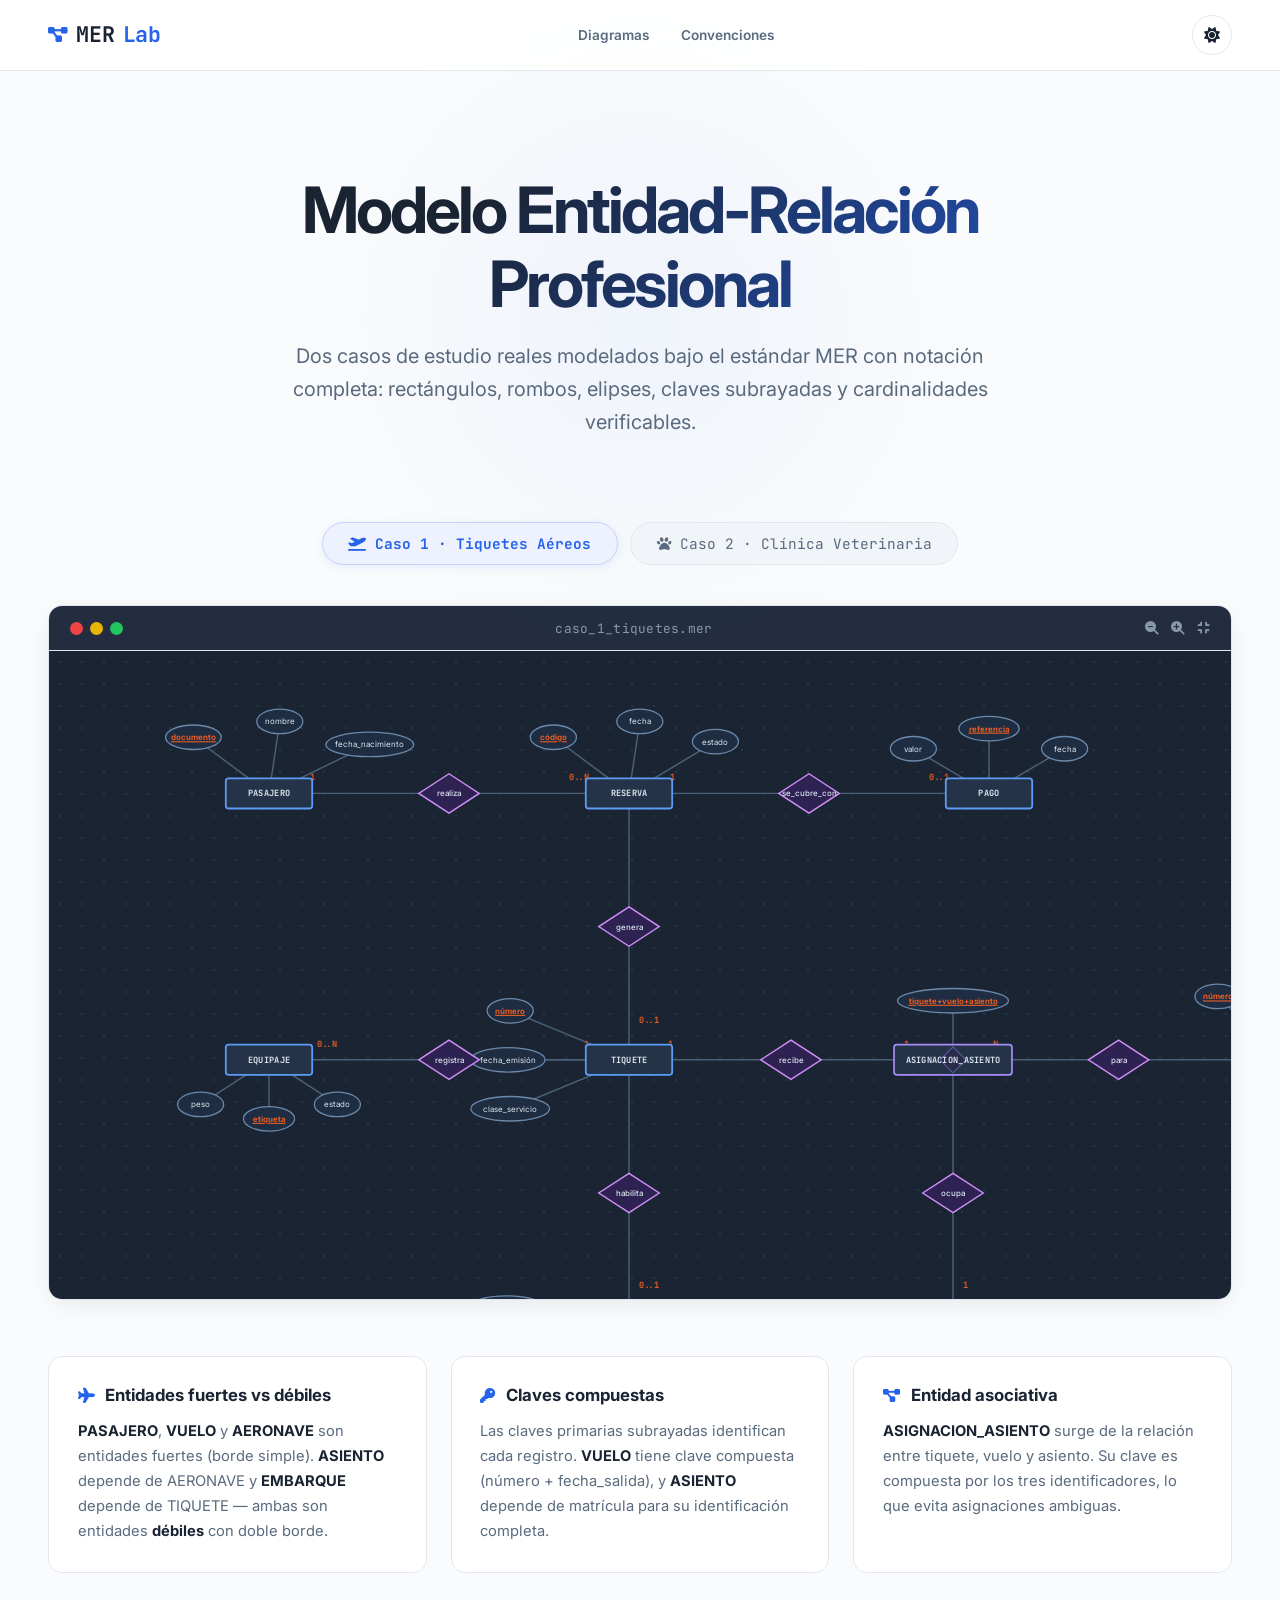
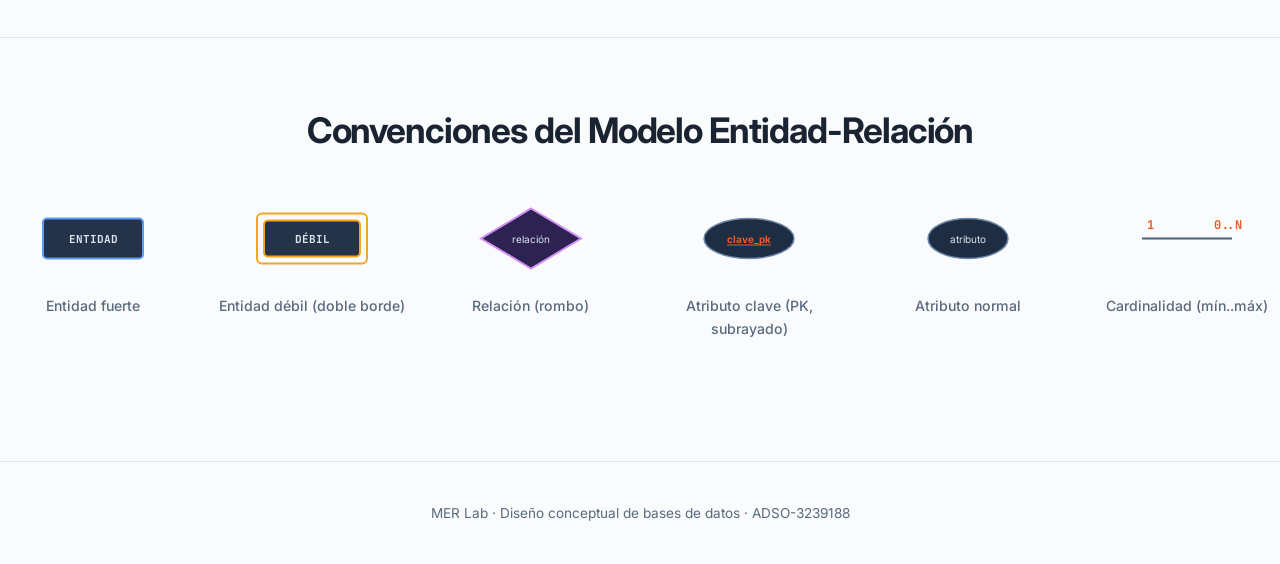
<file: 03-execution/02-week/02-session/landing/index.html>
<!DOCTYPE html>
<html lang="es">
<head>
    <meta charset="UTF-8">
    <meta name="viewport" content="width=device-width, initial-scale=1.0">
    <meta name="description" content="Solución MER profesional: diagramas Entidad-Relación para venta de tiquetes aéreos y control veterinario, con buenas prácticas de modelado.">
    <title>MER Lab · Diagramas Entidad-Relación</title>
    <link rel="stylesheet" href="styles.css">
    <link rel="stylesheet" href="https://cdnjs.cloudflare.com/ajax/libs/font-awesome/6.4.0/css/all.min.css">
</head>
<body>

    <!-- ═══════════════ HEADER ═══════════════ -->
    <header>
        <div class="container">
            <div class="logo">
                <i class="fas fa-project-diagram"></i>
                MER<span>Lab</span>
            </div>
            <nav aria-label="Navegación principal">
                <a href="#casos">Diagramas</a>
                <a href="#convenciones">Convenciones</a>
            </nav>
            <button class="theme-toggle" id="theme-toggle" type="button" aria-label="Cambiar tema">
                <i class="fas fa-sun"></i>
            </button>
        </div>
    </header>

    <main>
        <!-- ═══════════════ HERO ═══════════════ -->
        <section class="hero container" id="inicio">
            <h1>Modelo Entidad-Relación<br>Profesional</h1>
            <p>Dos casos de estudio reales modelados bajo el estándar MER con notación completa: rectángulos, rombos, elipses, claves subrayadas y cardinalidades verificables.</p>
        </section>

        <!-- ═══════════════ DIAGRAMAS ═══════════════ -->
        <section class="container" id="casos">

            <div class="tabs">
                <button class="tab-btn active" data-target="case1" type="button">
                    <i class="fas fa-plane-departure"></i> Caso 1 · Tiquetes Aéreos
                </button>
                <button class="tab-btn" data-target="case2" type="button">
                    <i class="fas fa-paw"></i> Caso 2 · Clínica Veterinaria
                </button>
            </div>

            <!-- Editor Frame -->
            <div class="editor-container">
                <div class="editor-header">
                    <div class="editor-dots">
                        <div class="dot red"></div>
                        <div class="dot yellow"></div>
                        <div class="dot green"></div>
                    </div>
                    <div class="editor-title" id="editor-title">caso_1_tiquetes.mer</div>
                    <div class="editor-tools">
                        <button id="zoom-out" title="Alejar"><i class="fas fa-search-minus"></i></button>
                        <button id="zoom-in" title="Acercar"><i class="fas fa-search-plus"></i></button>
                        <button id="reset-view" title="Restaurar vista"><i class="fas fa-compress"></i></button>
                    </div>
                </div>
                <div class="diagram-viewport" id="viewport">
                    <div class="svg-container" id="svg-container">
                        <!-- SVG se inyecta por JavaScript -->
                    </div>
                </div>
            </div>

            <!-- ── Caso 1: Insight Cards ── -->
            <div id="case1" class="case-content active">
                <div class="insights">
                    <article class="card">
                        <h3><i class="fas fa-plane"></i> Entidades fuertes vs débiles</h3>
                        <p><strong>PASAJERO</strong>, <strong>VUELO</strong> y <strong>AERONAVE</strong> son entidades fuertes (borde simple). <strong>ASIENTO</strong> depende de AERONAVE y <strong>EMBARQUE</strong> depende de TIQUETE — ambas son entidades <strong>débiles</strong> con doble borde.</p>
                    </article>
                    <article class="card">
                        <h3><i class="fas fa-key"></i> Claves compuestas</h3>
                        <p>Las claves primarias subrayadas identifican cada registro. <strong>VUELO</strong> tiene clave compuesta (número + fecha_salida), y <strong>ASIENTO</strong> depende de matrícula para su identificación completa.</p>
                    </article>
                    <article class="card">
                        <h3><i class="fas fa-project-diagram"></i> Entidad asociativa</h3>
                        <p><strong>ASIGNACION_ASIENTO</strong> surge de la relación entre tiquete, vuelo y asiento. Su clave es compuesta por los tres identificadores, lo que evita asignaciones ambiguas.</p>
                    </article>
                </div>
            </div>

            <!-- ── Caso 2: Insight Cards ── -->
            <div id="case2" class="case-content">
                <div class="insights">
                    <article class="card">
                        <h3><i class="fas fa-paw"></i> Cadena de atención</h3>
                        <p>El flujo es claro: un <strong>PROPIETARIO</strong> posee <strong>MASCOTA(s)</strong>, que agendan <strong>CITA(s)</strong>. La CITA puede derivar en una <strong>CONSULTA</strong> que determina <strong>DIAGNÓSTICO(s)</strong>.</p>
                    </article>
                    <article class="card">
                        <h3><i class="fas fa-pills"></i> Prescripción asociativa</h3>
                        <p><strong>PRESCRIPCION</strong> conecta un <strong>TRATAMIENTO</strong> con un <strong>MEDICAMENTO</strong>. Tiene atributos propios (dosis, frecuencia, vía de administración) — es una entidad asociativa.</p>
                    </article>
                    <article class="card">
                        <h3><i class="fas fa-box"></i> Inventario por lote</h3>
                        <p><strong>LOTE</strong> es entidad débil que depende de <strong>MEDICAMENTO</strong>. Su clave compuesta (número + código_medicamento) permite controlar fechas de vencimiento y cantidades por lote.</p>
                    </article>
                </div>
            </div>
        </section>

        <!-- ═══════════════ CONVENCIONES ═══════════════ -->
        <section class="legend-section container" id="convenciones">
            <h2>Convenciones del Modelo Entidad-Relación</h2>
            <div class="legend-grid">
                <!-- Entidad fuerte -->
                <div class="legend-item">
                    <svg viewBox="0 0 130 80">
                        <rect x="15" y="20" width="100" height="40" rx="4"
                              fill="var(--ent-fill)" stroke="var(--ent-stroke)" stroke-width="2"/>
                        <text x="65" y="40" fill="var(--text-svg)" font-family="JetBrains Mono"
                              font-size="11" font-weight="bold" text-anchor="middle" dominant-baseline="central">ENTIDAD</text>
                    </svg>
                    <p>Entidad fuerte</p>
                </div>
                <!-- Entidad débil -->
                <div class="legend-item">
                    <svg viewBox="0 0 130 80">
                        <rect x="10" y="15" width="110" height="50" rx="5"
                              fill="none" stroke="var(--ent-weak-stroke)" stroke-width="2"/>
                        <rect x="17" y="22" width="96" height="36" rx="4"
                              fill="var(--ent-fill)" stroke="var(--ent-weak-stroke)" stroke-width="2"/>
                        <text x="65" y="40" fill="var(--text-svg)" font-family="JetBrains Mono"
                              font-size="11" font-weight="bold" text-anchor="middle" dominant-baseline="central">DÉBIL</text>
                    </svg>
                    <p>Entidad débil (doble borde)</p>
                </div>
                <!-- Relación -->
                <div class="legend-item">
                    <svg viewBox="0 0 130 80">
                        <polygon points="65,10 115,40 65,70 15,40"
                                 fill="var(--rel-fill)" stroke="var(--rel-stroke)" stroke-width="2"/>
                        <text x="65" y="40" fill="var(--text-svg)" font-family="Inter"
                              font-size="10" text-anchor="middle" dominant-baseline="central">relación</text>
                    </svg>
                    <p>Relación (rombo)</p>
                </div>
                <!-- Atributo PK -->
                <div class="legend-item">
                    <svg viewBox="0 0 130 80">
                        <ellipse cx="65" cy="40" rx="45" ry="20"
                                 fill="var(--attr-fill)" stroke="var(--attr-stroke)" stroke-width="1.5"/>
                        <text x="65" y="40" fill="var(--accent2)" font-family="Inter"
                              font-size="10" text-anchor="middle" dominant-baseline="central"
                              text-decoration="underline" font-weight="bold">clave_pk</text>
                    </svg>
                    <p>Atributo clave (PK, subrayado)</p>
                </div>
                <!-- Atributo normal -->
                <div class="legend-item">
                    <svg viewBox="0 0 130 80">
                        <ellipse cx="65" cy="40" rx="40" ry="20"
                                 fill="var(--attr-fill)" stroke="var(--attr-stroke)" stroke-width="1.5"/>
                        <text x="65" y="40" fill="var(--text-svg)" font-family="Inter"
                              font-size="10" text-anchor="middle" dominant-baseline="central">atributo</text>
                    </svg>
                    <p>Atributo normal</p>
                </div>
                <!-- Cardinalidad -->
                <div class="legend-item">
                    <svg viewBox="0 0 130 80">
                        <line x1="20" y1="40" x2="110" y2="40" stroke="var(--line-color)" stroke-width="2"/>
                        <text x="25" y="30" fill="var(--accent2)" font-family="JetBrains Mono"
                              font-size="12" font-weight="bold">1</text>
                        <text x="92" y="30" fill="var(--accent2)" font-family="JetBrains Mono"
                              font-size="12" font-weight="bold">0..N</text>
                    </svg>
                    <p>Cardinalidad (mín..máx)</p>
                </div>
            </div>
        </section>
    </main>

    <!-- ═══════════════ FOOTER ═══════════════ -->
    <footer>
        <div class="container">
            <p>MER Lab · Diseño conceptual de bases de datos · ADSO-3239188</p>
        </div>
    </footer>

    <script src="app.js"></script>
</body>
</html>
</file>
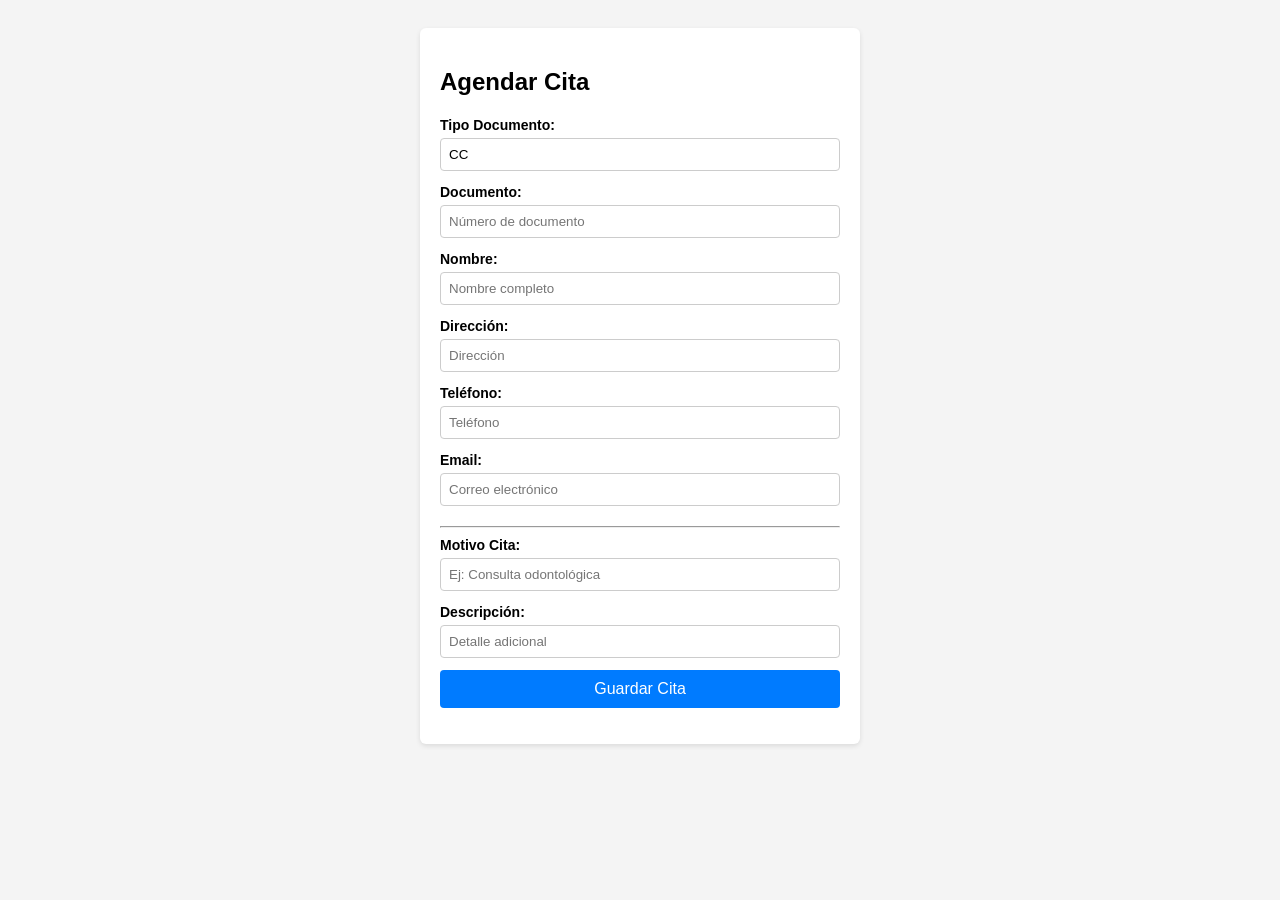
<file: 03-execution/21-week/03-optional-activity/Reservas/index.html>
<!DOCTYPE html>
<html lang="es">
<head>
  <meta charset="UTF-8">
  <meta name="viewport" content="width=device-width, initial-scale=1.0">
  <title>Reserva de Citas</title>
  <link rel="stylesheet" href="assets/css/style.css">
</head>
<body>

  <form id="formCita">
    <h2>Agendar Cita</h2>

    <label>Tipo Documento:</label>
    <input type="text" id="type_document" value="CC">

    <label>Documento:</label>
    <input type="text" id="document" placeholder="Número de documento">

    <label>Nombre:</label>
    <input type="text" id="name" placeholder="Nombre completo">

    <label>Dirección:</label>
    <input type="text" id="address" placeholder="Dirección">

    <label>Teléfono:</label>
    <input type="text" id="phone" placeholder="Teléfono">

    <label>Email:</label>
    <input type="email" id="email" placeholder="Correo electrónico">

    <hr>

    <label>Motivo Cita:</label>
    <input type="text" id="res_name" placeholder="Ej: Consulta odontológica">

    <label>Descripción:</label>
    <input type="text" id="description" placeholder="Detalle adicional">

    <button type="submit">Guardar Cita</button>
    <p id="respuesta"></p>
  </form>

  <script type="module" src="app.js"></script>
</body>
</html>
</file>
<file: docs/assets/style.css>
:root{
  --ground:#F4F7F4;--surface:#FFFFFF;--sunk:#EDF1ED;--ink:#101815;--ink2:#3D4E46;--ink3:#6B7C73;
  --line:#DCE4DE;--lineS:#C2CEC6;--accent:#2C6E31;--accentS:#E2EFE1;
  --fd:"IBM Plex Sans Condensed","Arial Narrow",system-ui,sans-serif;
  --fb:"IBM Plex Sans",system-ui,-apple-system,sans-serif;
  --fm:"IBM Plex Mono",ui-monospace,Consolas,monospace;
}
@media (prefers-color-scheme:dark){:root:not([data-theme="light"]){
  --ground:#0D1211;--surface:#151C19;--sunk:#101614;--ink:#E7EEE9;--ink2:#B3C2B9;--ink3:#83948B;
  --line:#26312B;--lineS:#35443C;--accent:#6FC05C;--accentS:#1B2B1D;}}
:root[data-theme="dark"]{
  --ground:#0D1211;--surface:#151C19;--sunk:#101614;--ink:#E7EEE9;--ink2:#B3C2B9;--ink3:#83948B;
  --line:#26312B;--lineS:#35443C;--accent:#6FC05C;--accentS:#1B2B1D;}

*{box-sizing:border-box}
body{margin:0;background:var(--ground);color:var(--ink);font-family:var(--fb);font-size:15px;
line-height:1.55;-webkit-font-smoothing:antialiased}
.wrap{max-width:880px;margin:0 auto;padding:44px 24px 80px;display:flex;flex-direction:column;gap:34px}
header{display:flex;flex-direction:column;gap:13px}
.eyebrow{font-family:var(--fm);font-size:11px;letter-spacing:.13em;text-transform:uppercase;color:var(--ink3)}
h1{font-family:var(--fd);font-weight:700;font-size:clamp(32px,5vw,48px);line-height:1.03;
letter-spacing:-.015em;margin:0;text-wrap:balance}
.lede{margin:0;max-width:64ch;color:var(--ink2)}

.resumenbox{display:flex;flex-wrap:wrap;align-items:center;gap:18px 26px;padding:18px 22px;
background:var(--surface);border:1px solid var(--line);border-left:3px solid var(--accent)}
.resumenbox .big{font-family:var(--fd);font-size:46px;font-weight:700;line-height:.95;
color:var(--accent);font-variant-numeric:tabular-nums}
.resumenbox .cap{font-size:14px;color:var(--ink2)}

.lista{list-style:none;margin:0;padding:0;border:1px solid var(--line);background:var(--surface)}
.entrada{display:grid;grid-template-columns:112px 1fr;gap:20px;padding:18px 20px;
border-bottom:1px solid var(--line)}
.entrada:last-child{border-bottom:none}
.fecha{font-family:var(--fm);font-size:12.5px;color:var(--ink3);padding-top:2px;white-space:nowrap}
.cuerpo{display:flex;flex-direction:column;gap:4px}
.titulo{font-family:var(--fd);font-size:19px;font-weight:600;color:var(--ink);text-decoration:none;
line-height:1.2}
.titulo:hover{color:var(--accent);text-decoration:underline}
.resumen{margin:0;font-size:14px;color:var(--ink2);max-width:66ch}
.meta{font-family:var(--fm);font-size:11.5px;color:var(--ink3);margin-top:2px}
.entrada.vacia{grid-template-columns:1fr}

footer{border-top:1px solid var(--line);padding-top:16px}
footer p{margin:0;font-size:13px;color:var(--ink3);max-width:70ch}
code{font-family:var(--fm);font-size:.88em}
a{color:var(--accent)}
@media (max-width:560px){.entrada{grid-template-columns:1fr;gap:6px}}
</file>
<file: 03-execution/02-week/02-session/landing/styles.css>
@import url('https://fonts.googleapis.com/css2?family=Inter:wght@300;400;500;600;700;800&family=JetBrains+Mono:wght@400;500;700&display=swap');

/* ============================================================
   CSS Variables – Dark (default) & Light themes
   ============================================================ */
:root {
    /* ── Balanced light: warm off-white, high diagram contrast ── */
    --bg-main: #fafbfc;
    --bg-sec: #f1f4f8;
    --bg-card: rgba(255,255,255,.85);
    --bg-card-solid: #ffffff;
    --text-main: #1a2332;
    --text-sec: #5a6a7e;
    --accent: #2563eb;
    --accent-glow: rgba(37,99,235,.05);
    --accent2: #e85d24;
    --accent3: #7c3aed;
    --border: #e2e7ef;
    --editor-bar: #232d3f;
    --shadow-heavy: 0 6px 28px -6px rgba(15,23,42,.1);

    /* Diagram viewport gets its own dark background */
    --diagram-bg: #1b2432;
    --diagram-dots: rgba(100,130,170,.18);

    /* SVG tokens — designed for dark diagram canvas */
    --ent-fill: #243347;
    --ent-stroke: #5b9cf5;
    --ent-weak-stroke: #f5a623;
    --ent-assoc-stroke: #a78bfa;
    --rel-fill: #2d2252;
    --rel-stroke: #d08ef7;
    --attr-fill: #1e2d42;
    --attr-stroke: #6b89ab;
    --line-color: #4a6178;
    --text-svg: #dce5ef;
    --card-text: #5a6a7e;

    --transition: .3s cubic-bezier(.4,0,.2,1);
}

[data-theme="dark"] {
    --bg-main: #0c1220;
    --bg-sec: #141e30;
    --bg-card: rgba(20,30,48,.8);
    --bg-card-solid: #141e30;
    --text-main: #e8edf4;
    --text-sec: #8899ad;
    --accent: #5b9cf5;
    --accent-glow: rgba(91,156,245,.08);
    --accent2: #f5a623;
    --accent3: #a78bfa;
    --border: rgba(60,75,95,.65);
    --editor-bar: #0f1926;
    --shadow-heavy: 0 16px 45px -12px rgba(0,0,0,.5);

    --diagram-bg: #0f1926;
    --diagram-dots: rgba(70,100,140,.2);

    --ent-fill: #1a2840;
    --ent-stroke: #5b9cf5;
    --ent-weak-stroke: #f5a623;
    --ent-assoc-stroke: #a78bfa;
    --rel-fill: #261e4a;
    --rel-stroke: #c084fc;
    --attr-fill: #162238;
    --attr-stroke: #506880;
    --line-color: #3e5570;
    --text-svg: #d4dde8;
    --card-text: #8899ad;
}

/* ============================================================
   Reset & Base
   ============================================================ */
*, *::before, *::after { box-sizing: border-box; margin: 0; padding: 0; }

html { scroll-behavior: smooth; }

body {
    font-family: 'Inter', system-ui, sans-serif;
    background: var(--bg-main);
    color: var(--text-main);
    line-height: 1.65;
    overflow-x: hidden;
    transition: background var(--transition), color var(--transition);
}

h1,h2,h3,h4 { font-weight: 700; line-height: 1.15; }
a { color: var(--accent); text-decoration: none; }

.container { max-width: 1320px; margin: 0 auto; padding: 0 clamp(16px,4vw,48px); }

/* ============================================================
   Header
   ============================================================ */
header {
    position: sticky; top: 0; z-index: 100;
    background: rgba(255,255,255,.85);
    backdrop-filter: blur(18px);
    border-bottom: 1px solid var(--border);
    transition: background var(--transition);
}
[data-theme="dark"] header { background: rgba(15,23,42,.85); }

header .container {
    display: flex; justify-content: space-between; align-items: center;
    height: 70px;
}

.logo {
    font-family: 'JetBrains Mono', monospace;
    font-size: 1.35rem; font-weight: 700;
    display: flex; align-items: center; gap: .55rem;
    letter-spacing: -.02em;
}
.logo i { color: var(--accent); font-size: 1.1rem; }
.logo span { color: var(--accent); }

nav { display: flex; gap: 2rem; }
nav a {
    font-size: .85rem; font-weight: 600; color: var(--text-sec);
    position: relative; transition: color var(--transition);
}
nav a::after {
    content: ''; position: absolute; left: 0; right: 100%; bottom: -4px;
    height: 2px; background: var(--accent); transition: right .25s ease;
}
nav a:hover { color: var(--text-main); }
nav a:hover::after { right: 0; }

.theme-toggle {
    background: none; border: 1px solid var(--border); color: var(--text-main);
    cursor: pointer; font-size: 1rem; width: 40px; height: 40px;
    border-radius: 50%; display: grid; place-items: center;
    transition: var(--transition);
}
.theme-toggle:hover { border-color: var(--accent); color: var(--accent); }

/* ============================================================
   Hero
   ============================================================ */
.hero {
    padding: clamp(4rem,8vw,7rem) 0 clamp(2rem,4vw,4rem);
    text-align: center;
    position: relative;
}
.hero::before {
    content: '';
    position: absolute; top: -100px; left: 50%; width: 700px; height: 700px;
    background: radial-gradient(circle, var(--accent-glow) 0%, transparent 70%);
    transform: translateX(-50%); pointer-events: none; z-index: 0;
}
.hero h1 {
    position: relative; z-index: 1;
    font-size: clamp(2.4rem,5.5vw,4rem);
    letter-spacing: -.045em;
    background: linear-gradient(135deg, var(--text-main) 35%, var(--accent));
    -webkit-background-clip: text; -webkit-text-fill-color: transparent;
    background-clip: text;
    margin-bottom: 1.2rem;
}
.hero > p {
    position: relative; z-index: 1;
    font-size: clamp(1rem,1.8vw,1.25rem);
    color: var(--text-sec); max-width: 740px; margin: 0 auto;
}

/* ============================================================
   Tabs
   ============================================================ */
.tabs {
    display: flex; justify-content: center; gap: .75rem;
    margin: 2rem 0 2.5rem; flex-wrap: wrap;
}
.tab-btn {
    background: var(--bg-sec); color: var(--text-sec);
    border: 1px solid var(--border);
    padding: .7rem 1.6rem; border-radius: 999px;
    font-family: 'JetBrains Mono', monospace; font-size: .9rem;
    cursor: pointer; transition: var(--transition);
    position: relative; overflow: hidden;
}
.tab-btn::after {
    content: ''; position: absolute; inset: 0;
    background: linear-gradient(135deg, var(--accent), var(--accent3));
    opacity: 0; transition: opacity .3s;
}
.tab-btn:hover { border-color: var(--accent); color: var(--text-main); }
.tab-btn.active {
    background: #eef2ff; color: #2563eb;
    border-color: #c7d2fe; font-weight: 700;
    box-shadow: 0 2px 8px rgba(37,99,235,.1);
}
[data-theme="dark"] .tab-btn.active {
    background: #1e2d45; color: #5b9cf5;
    border-color: #3a5580;
    box-shadow: 0 2px 8px rgba(91,156,245,.12);
}
.tab-btn.active::after { display: none; }

/* ============================================================
   Editor Frame
   ============================================================ */
.editor-container {
    background: var(--bg-card-solid);
    border: 1px solid var(--border);
    border-radius: 14px; overflow: hidden;
    box-shadow: var(--shadow-heavy);
    margin-bottom: 3.5rem;
}
.editor-header {
    background: var(--editor-bar);
    padding: .7rem 1.3rem;
    display: flex; justify-content: space-between; align-items: center;
    border-bottom: 1px solid var(--border);
}
.editor-dots { display: flex; gap: .45rem; }
.dot { width: 13px; height: 13px; border-radius: 50%; }
.dot.red   { background: #ef4444; }
.dot.yellow { background: #eab308; }
.dot.green  { background: #22c55e; }

.editor-title {
    font-family: 'JetBrains Mono', monospace;
    font-size: .8rem; color: #8899ad; letter-spacing: .02em;
}
.editor-tools { display: flex; gap: .8rem; }
.editor-tools button {
    background: none; border: none; color: #8899ad;
    cursor: pointer; font-size: .85rem; transition: var(--transition);
}
.editor-tools button:hover { color: #5b9cf5; }

.diagram-viewport {
    width: 100%; height: 72vh; min-height: 420px;
    overflow: hidden; position: relative;
    background-color: var(--diagram-bg);
    background-image: radial-gradient(var(--diagram-dots) 1px, transparent 1px);
    background-size: 22px 22px;
    cursor: grab; user-select: none;
}
.diagram-viewport:active { cursor: grabbing; }

.svg-container {
    transform-origin: 0 0;
    transition: none;        /* No transition while dragging */
}

/* ============================================================
   SVG Diagram Styles
   ============================================================ */

/* Lines (connecting) */
.svg-line {
    stroke: var(--line-color); stroke-width: 2;
    stroke-linecap: round;
}

/* Attribute ellipses */
.svg-attr-ellipse {
    fill: var(--attr-fill); stroke: var(--attr-stroke); stroke-width: 1.8;
}
.svg-attr-text {
    fill: var(--text-svg); font-family: 'Inter', sans-serif; font-size: 11px;
    text-anchor: middle; dominant-baseline: central;
}
.svg-attr-text.pk {
    text-decoration: underline; font-weight: 700;
    fill: var(--accent2);
}

/* Relationship diamonds */
.svg-rel-diamond {
    fill: var(--rel-fill); stroke: var(--rel-stroke); stroke-width: 2;
}
.svg-rel-text {
    fill: var(--text-svg); font-family: 'Inter', sans-serif; font-size: 11px;
    text-anchor: middle; dominant-baseline: central; font-weight: 500;
}

/* Entity rectangles */
.svg-ent-rect {
    fill: var(--ent-fill); stroke: var(--ent-stroke); stroke-width: 2.5;
}
.svg-ent-weak {
    stroke: var(--ent-weak-stroke);
}
.svg-ent-outer-weak {
    fill: none; stroke: var(--ent-weak-stroke); stroke-width: 2; stroke-dasharray: none;
}
.svg-ent-assoc {
    stroke: var(--ent-assoc-stroke); stroke-width: 2.4;
}
.svg-assoc-diamond {
    fill: var(--rel-fill); stroke: var(--ent-assoc-stroke); stroke-width: 1.5; opacity: .45;
}
.svg-ent-text {
    fill: var(--text-svg); font-family: 'JetBrains Mono', monospace;
    font-size: 12px; font-weight: 700; text-anchor: middle; dominant-baseline: central;
    letter-spacing: .03em;
}

/* Cardinality labels */
.svg-cardinality {
    fill: var(--accent2); font-family: 'JetBrains Mono', monospace;
    font-size: 12px; font-weight: 700;
}

/* ============================================================
   Case Content (insights below diagram)
   ============================================================ */
.case-content { display: none; }
.case-content.active {
    display: block;
    animation: fadeSlideUp .45s ease both;
}

@keyframes fadeSlideUp {
    from { opacity: 0; transform: translateY(14px); }
    to   { opacity: 1; transform: translateY(0); }
}

.insights {
    display: grid;
    grid-template-columns: repeat(auto-fit, minmax(280px, 1fr));
    gap: 1.5rem; margin-bottom: 4rem;
}

.card {
    background: var(--bg-card);
    backdrop-filter: blur(12px);
    border: 1px solid var(--border);
    border-radius: 14px; padding: 1.8rem;
    position: relative; overflow: hidden;
    transition: transform .35s ease, box-shadow .35s ease;
}
.card::before {
    content: ''; position: absolute; top: 0; left: 0; right: 0; height: 3px;
    background: linear-gradient(90deg, var(--accent), var(--accent3));
    transform: scaleX(0); transform-origin: left;
    transition: transform .4s ease;
}
.card:hover::before { transform: scaleX(1); }
.card:hover {
    transform: translateY(-6px);
    box-shadow: 0 22px 40px -12px rgba(0,0,0,.22);
}
.card h3 {
    margin-bottom: .85rem; font-size: 1.05rem;
    display: flex; align-items: center; gap: .65rem;
}
.card h3 i { color: var(--accent); font-size: .95rem; }
.card p { color: var(--card-text); font-size: .92rem; line-height: 1.7; }
.card strong { color: var(--text-main); }

/* ============================================================
   Legend / Conventions
   ============================================================ */
.legend-section {
    padding: 4.5rem 0; border-top: 1px solid var(--border);
}
.legend-section h2 {
    text-align: center; margin-bottom: 2.8rem;
    font-size: clamp(1.6rem,3vw,2.2rem);
    letter-spacing: -.03em;
}

.legend-grid {
    display: grid;
    grid-template-columns: repeat(auto-fit, minmax(180px, 1fr));
    gap: 2rem;
}
.legend-item {
    display: flex; flex-direction: column; align-items: center;
    text-align: center; gap: .85rem;
}
.legend-item svg { width: 130px; height: 85px; }
.legend-item p { font-size: .88rem; color: var(--text-sec); font-weight: 500; }

/* ============================================================
   Footer
   ============================================================ */
footer {
    padding: 2.5rem 0; text-align: center;
    border-top: 1px solid var(--border); color: var(--text-sec);
    margin-top: 3rem; font-size: .85rem;
}

/* ============================================================
   Responsive
   ============================================================ */
@media (max-width: 768px) {
    .hero h1 { font-size: 2.2rem; }
    .tabs { gap: .5rem; }
    .tab-btn { width: 100%; text-align: center; font-size: .85rem; padding: .6rem 1rem; }
    .diagram-viewport { height: 55vh; min-height: 320px; }
}

@media (prefers-reduced-motion: reduce) {
    html { scroll-behavior: auto; }
    *, *::before, *::after { animation-duration: 0s !important; transition-duration: 0s !important; }
}
</file>
<file: 03-execution/21-week/03-optional-activity/Reservas/assets/css/style.css>
body {
  font-family: Arial, sans-serif;
  background-color: #f4f4f4;
  padding: 20px;
}

form {
  background: white;
  padding: 20px;
  max-width: 400px;
  border-radius: 6px;
  box-shadow: 0 2px 5px rgba(0, 0, 0, 0.1);
  margin: 0 auto;
}

label {
  font-weight: bold;
  font-size: 14px;
}

input {
  width: 100%;
  padding: 8px;
  margin-top: 4px;
  margin-bottom: 12px;
  box-sizing: border-box;
  border: 1px solid #ccc;
  border-radius: 4px;
}

button {
  background-color: #007bff;
  color: white;
  border: none;
  padding: 10px;
  width: 100%;
  border-radius: 4px;
  cursor: pointer;
  font-size: 16px;
}

button:hover {
  background-color: #0056b3;
}

#respuesta {
  margin-top: 15px;
  font-weight: bold;
  text-align: center;
}
</file>
